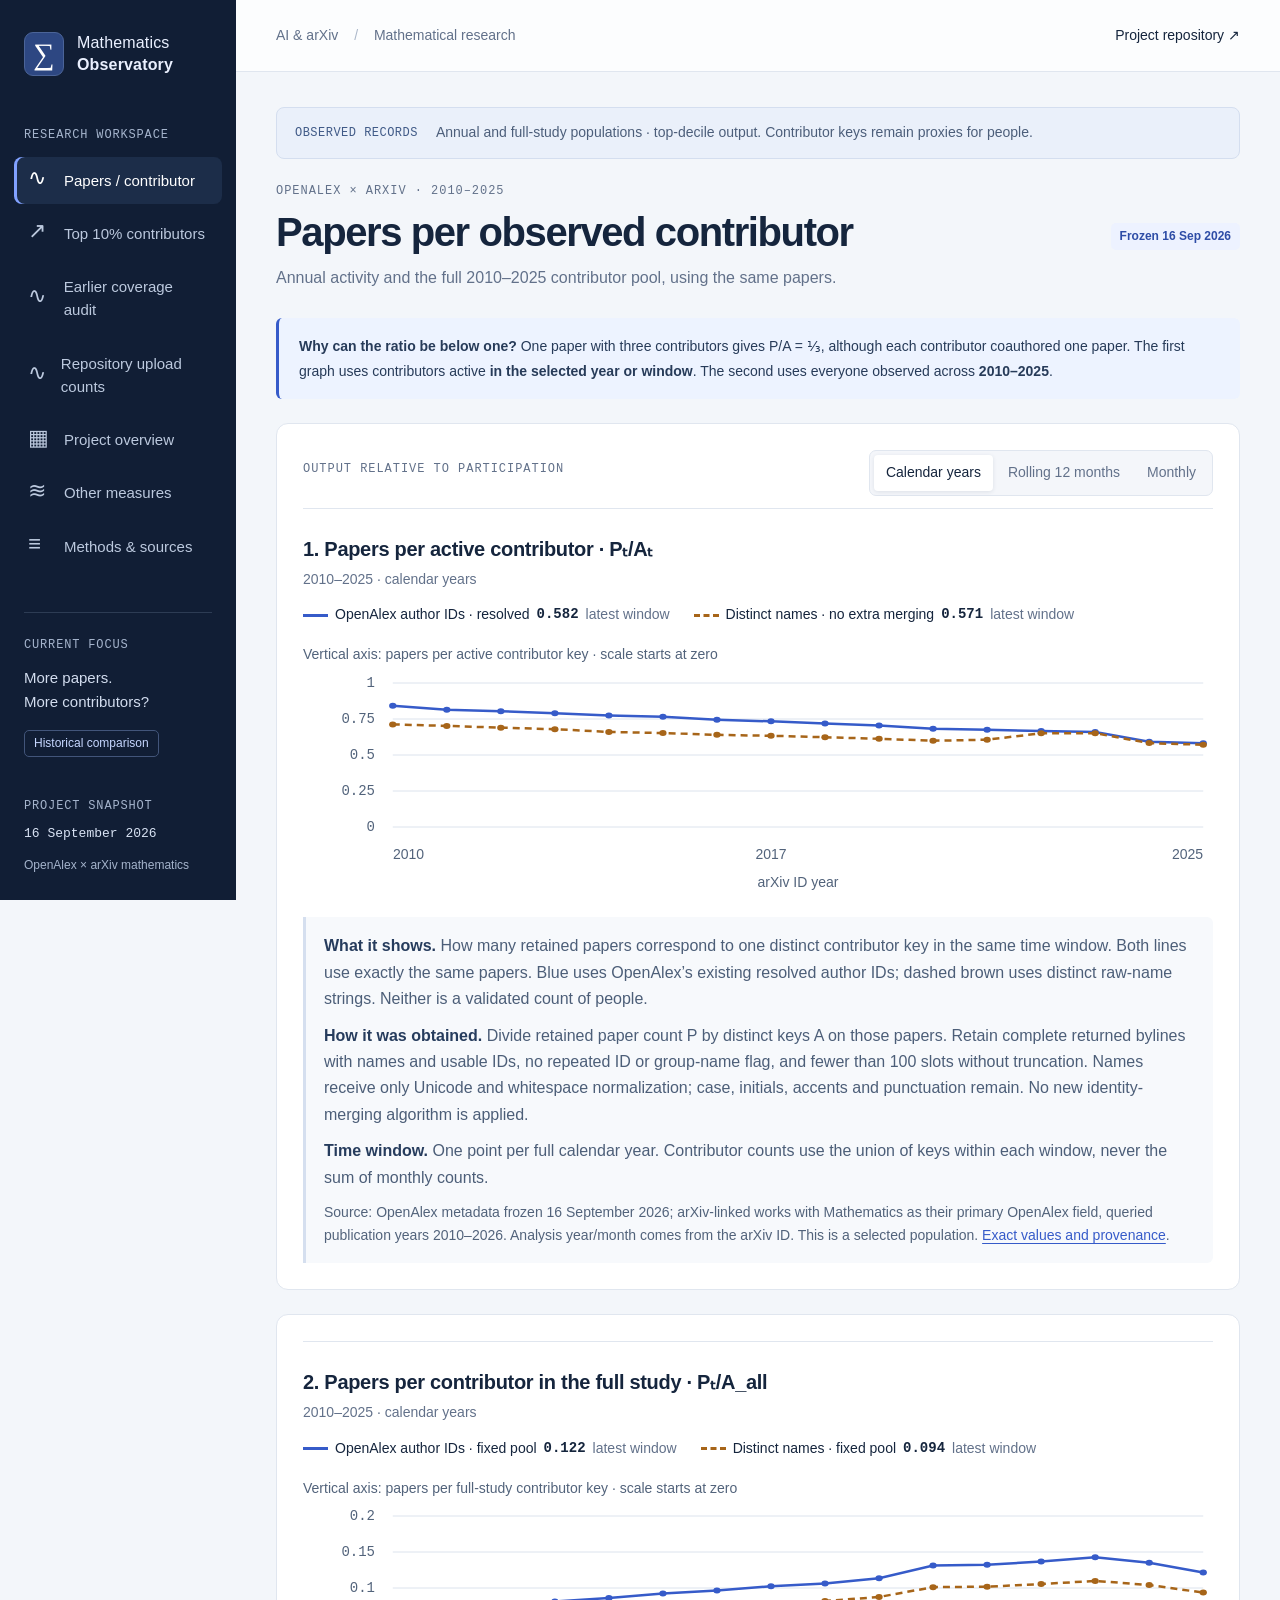
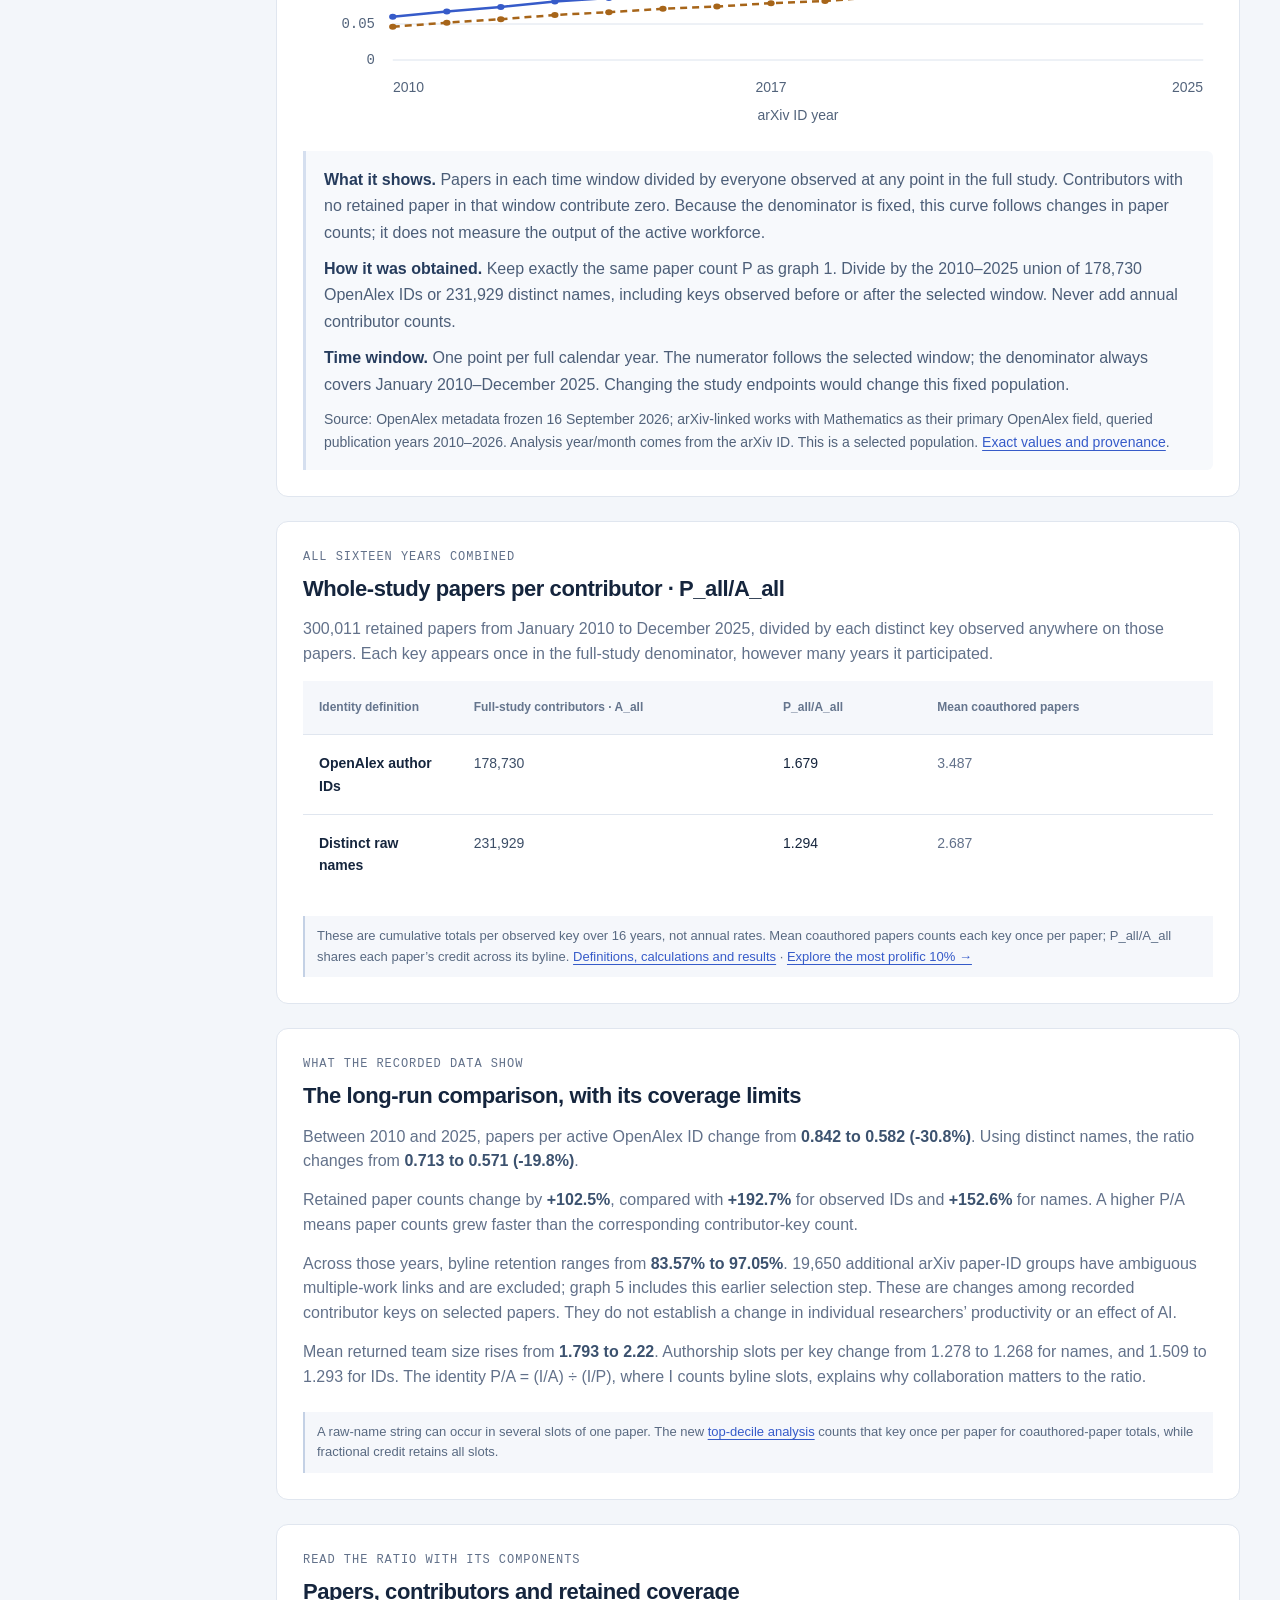
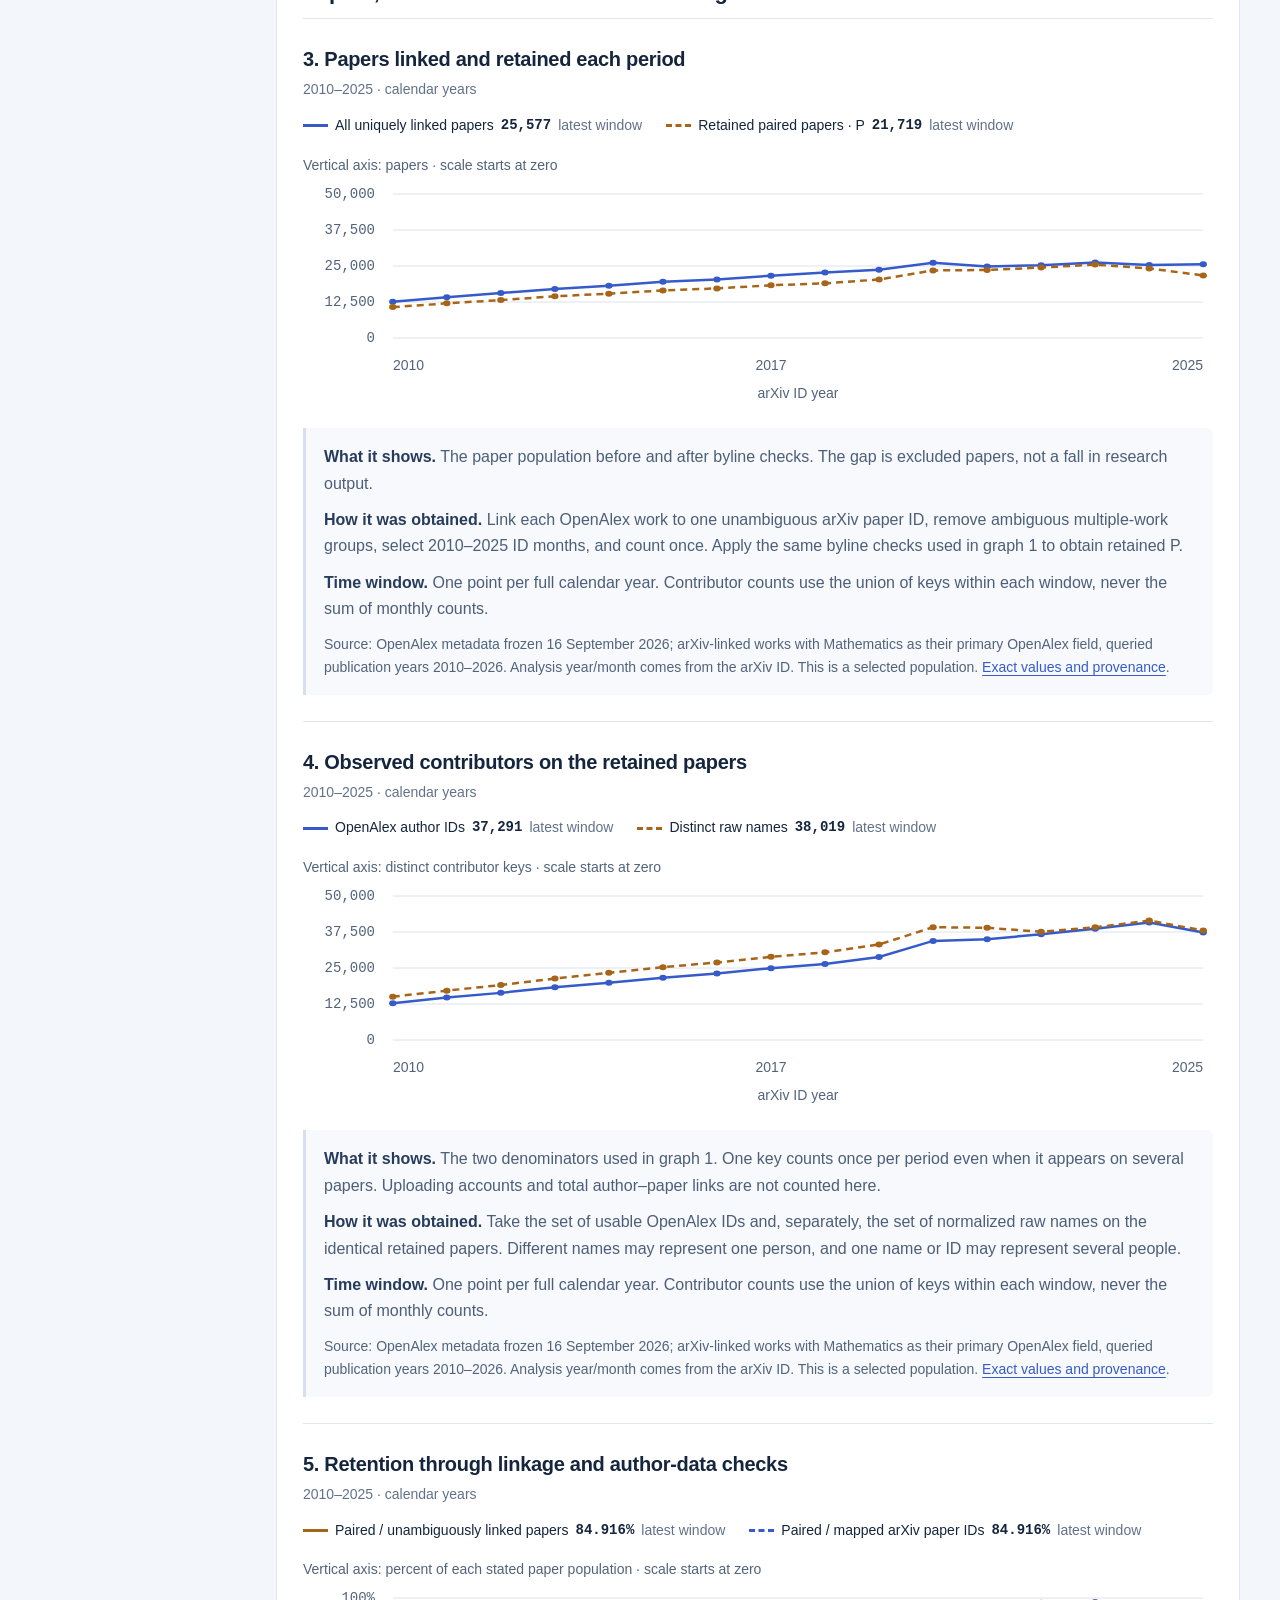
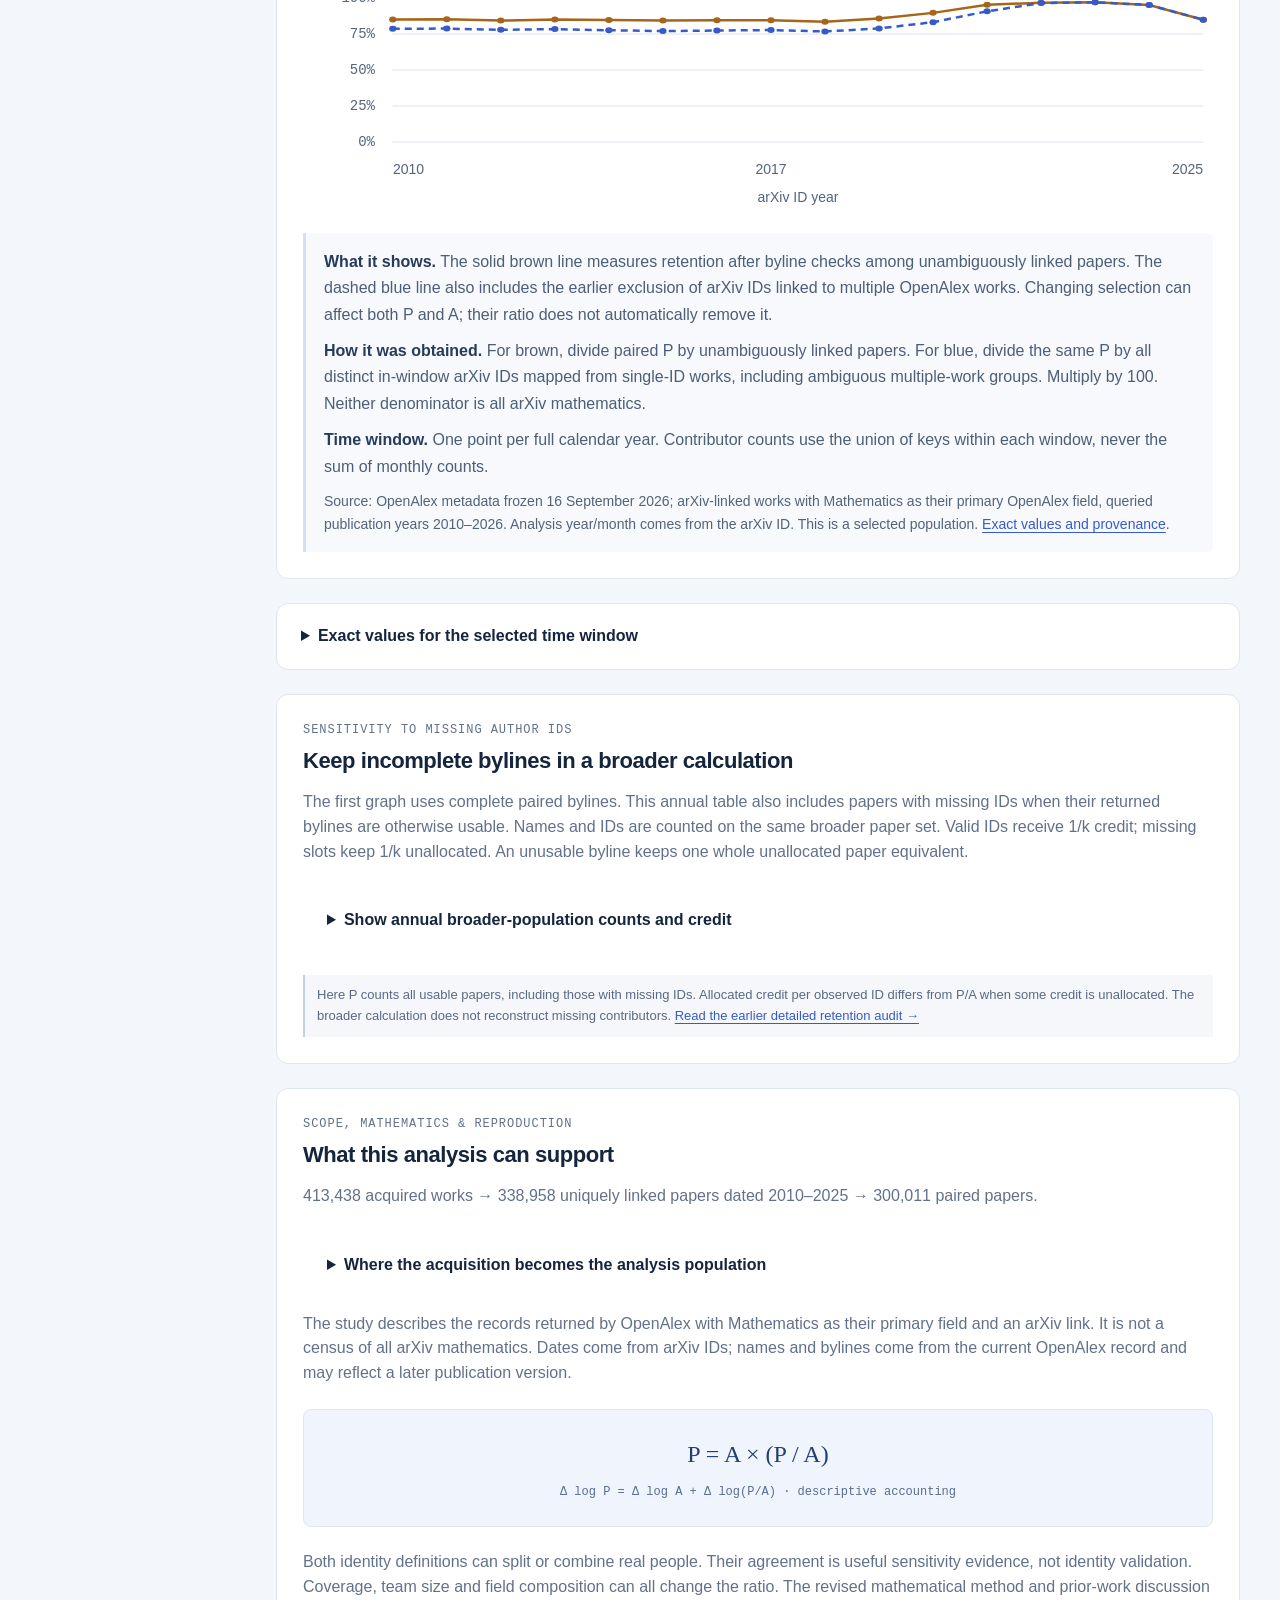
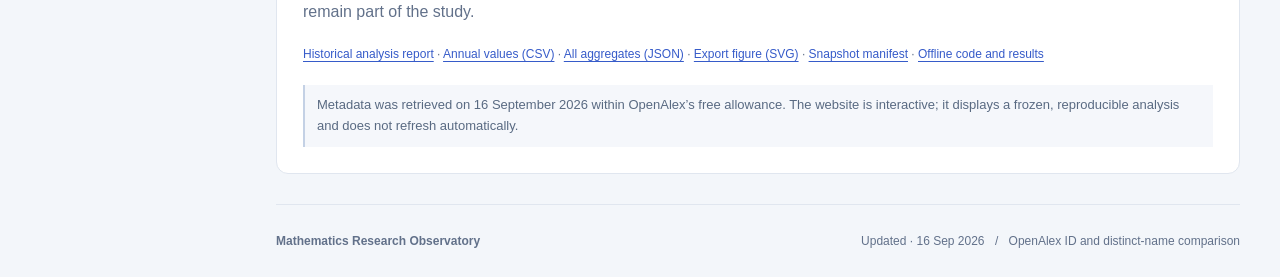
<file: dashboard/index.html>
<!doctype html>
<html lang="en">
<head>
  <meta charset="utf-8">
  <meta name="viewport" content="width=device-width, initial-scale=1">
  <meta name="theme-color" content="#111e35">
  <meta name="description" content="Historical papers per observed contributor, 2010–2025, using distinct names and OpenAlex author IDs on the same arXiv-linked mathematics papers.">
  <title>Mathematics Research Observatory</title>
  <link rel="icon" href="favicon.svg" type="image/svg+xml">
  <link rel="stylesheet" href="styles.css">
  <script src="chart-utils.js" defer></script>
  <script src="paper-trends.js" defer></script>
  <script src="coverage-audit.js" defer></script>
  <script src="contributor-deciles.js" defer></script>
  <script src="historical-trends.js" defer></script>
  <script src="app.js" defer></script>
</head>
<body>
  <a class="skip-link" href="#main">Skip to content</a>
  <aside class="rail">
    <a class="brand" href="#trends" aria-label="Mathematics Research Observatory home"><span class="brand-symbol" aria-hidden="true">∑</span><span>Mathematics<br><strong>Observatory</strong></span></a>
    <div class="rail-label">RESEARCH WORKSPACE</div>
    <nav aria-label="Main navigation">
      <a href="#trends" data-view="trends" class="nav-link active" aria-current="page"><span aria-hidden="true">∿</span> Papers / contributor</a>
      <a href="#decile" data-view="decile" class="nav-link"><span aria-hidden="true">↗</span> Top 10% contributors</a>
      <a href="#papers" data-view="papers" class="nav-link"><span aria-hidden="true">∿</span> Earlier coverage audit</a>
      <a href="#manifest" data-view="manifest" class="nav-link"><span aria-hidden="true">∿</span> Repository upload counts</a>
      <a href="#overview" data-view="overview" class="nav-link"><span aria-hidden="true">▦</span> Project overview</a>
      <a href="#analysis" data-view="analysis" class="nav-link"><span aria-hidden="true">≋</span> Other measures</a>
      <a href="#methods" data-view="methods" class="nav-link"><span aria-hidden="true">≡</span> Methods & sources</a>
    </nav>
    <div class="rail-project"><span class="rail-label">CURRENT FOCUS</span><p>More papers.<br>More contributors?</p><span class="rail-pill">Historical comparison</span></div>
    <div class="rail-bottom"><span class="rail-label">PROJECT SNAPSHOT</span><p>16 September 2026</p><small>OpenAlex × arXiv mathematics</small></div>
  </aside>
  <div class="workspace">
    <header class="topbar"><span>AI & arXiv <span class="breadcrumb">/</span> Mathematical research</span><a href="https://github.com/Victorpolm/evolution-of-mathematical-research" target="_blank" rel="noopener noreferrer">Project repository <span aria-hidden="true">↗</span></a></header>
    <main id="main" tabindex="-1">
      <div id="data-error" role="alert" hidden>The pilot data could not be loaded. Refresh this page to try again. The methods and source links remain available.</div>
      <div class="status-strip"><span class="status-key">OBSERVED RECORDS</span><p>Annual and full-study populations · top-decile output. Contributor keys remain proxies for people.</p></div>
            <section id="view-trends" class="view" aria-labelledby="historical-title">
        <div class="page-heading"><div><p class="eyebrow">OPENALEX × ARXIV · 2010–2025</p><h1 id="historical-title">Papers per observed contributor</h1><p class="subtitle">Annual activity and the full 2010–2025 contributor pool, using the same papers.</p></div><span class="badge blue">Frozen 16 Sep 2026</span></div>
        <p class="ratio-example"><strong>Why can the ratio be below one?</strong> One paper with three contributors gives P/A = ⅓, although each contributor coauthored one paper. The first graph uses contributors active <strong>in the selected year or window</strong>. The second uses everyone observed across <strong>2010–2025</strong>.</p>
        <p id="historical-error" role="alert" hidden>The historical data could not be loaded. Refresh or download the report below.</p>
        <article class="panel spark-panel">
          <div class="panel-heading"><p class="eyebrow">OUTPUT RELATIVE TO PARTICIPATION</p><div class="segmented" role="group" aria-label="Historical time window"><button type="button" data-history-period="annual" aria-pressed="true">Calendar years</button><button type="button" data-history-period="rolling12" aria-pressed="false">Rolling 12 months</button><button type="button" data-history-period="monthly" aria-pressed="false">Monthly</button></div></div>
          <div id="historical-primary" aria-live="polite"><p class="spark-note">Loading the historical papers / contributors comparison…</p></div>
        </article>
        <article class="panel spark-panel"><div id="historical-fixed" aria-live="polite"></div></article>
        <article class="panel" id="historical-study"></article>
        <article class="panel" id="historical-findings"></article>
        <article class="panel spark-panel"><div class="panel-heading"><div><p class="eyebrow">READ THE RATIO WITH ITS COMPONENTS</p><h2>Papers, contributors and retained coverage</h2></div></div><div id="historical-support" aria-live="polite"></div></article>
        <details class="panel data-details"><summary>Exact values for the selected time window</summary><div class="table-scroll"><table><thead><tr><th scope="col">Period</th><th scope="col">Linked papers</th><th scope="col">Retained P</th><th scope="col">Retention</th><th scope="col">Names</th><th scope="col">IDs</th><th scope="col">P / active names</th><th scope="col">P / active IDs</th><th scope="col">P / all-study names</th><th scope="col">P / all-study IDs</th></tr></thead><tbody id="historical-values"></tbody></table></div></details>
        <article class="panel"><p class="eyebrow">SENSITIVITY TO MISSING AUTHOR IDS</p><h2>Keep incomplete bylines in a broader calculation</h2><p class="body-copy">The first graph uses complete paired bylines. This annual table also includes papers with missing IDs when their returned bylines are otherwise usable. Names and IDs are counted on the same broader paper set. Valid IDs receive 1/k credit; missing slots keep 1/k unallocated. An unusable byline keeps one whole unallocated paper equivalent.</p><details class="data-details"><summary>Show annual broader-population counts and credit</summary><div class="table-scroll"><table><thead><tr><th scope="col">Year</th><th scope="col">Usable papers</th><th scope="col">Names</th><th scope="col">Observed IDs</th><th scope="col">P / names</th><th scope="col">P / observed IDs</th><th scope="col">Allocated credit</th><th scope="col">Missing-ID credit</th><th scope="col">Unusable credit</th><th scope="col">Allocated / ID</th></tr></thead><tbody id="historical-partial"></tbody></table></div></details><p class="chart-note">Here P counts all usable papers, including those with missing IDs. Allocated credit per observed ID differs from P/A when some credit is unallocated. The broader calculation does not reconstruct missing contributors. <a href="#papers">Read the earlier detailed retention audit →</a></p></article>
        <article class="panel"><p class="eyebrow">SCOPE, MATHEMATICS & REPRODUCTION</p><h2>What this analysis can support</h2><p class="body-copy" id="historical-source-count"></p><details class="data-details"><summary>Where the acquisition becomes the analysis population</summary><div class="table-scroll"><table><thead><tr><th scope="col">Stage</th><th scope="col">Works / papers</th></tr></thead><tbody id="historical-flow"></tbody></table></div><p class="chart-note">The upload-date filter is distinct from failed linkage and from incomplete bylines. The full dataset separates the date-filtered works by arXiv ID year.</p></details><p class="body-copy">The study describes the records returned by OpenAlex with Mathematics as their primary field and an arXiv link. It is not a census of all arXiv mathematics. Dates come from arXiv IDs; names and bylines come from the current OpenAlex record and may reflect a later publication version.</p><div class="formula-box">P = A × (P / A)<small>Δ log P = Δ log A + Δ log(P/A) · descriptive accounting</small></div><p class="body-copy">Both identity definitions can split or combine real people. Their agreement is useful sensitivity evidence, not identity validation. Coverage, team size and field composition can all change the ratio. The revised mathematical method and prior-work discussion remain part of the study.</p><p class="source-line"><a href="HISTORICAL_PARTICIPATION.md" download>Historical analysis report</a> · <a href="historical_annual.csv" download>Annual values (CSV)</a> · <a href="historical_participation.json" download>All aggregates (JSON)</a> · <a href="historical_participation.svg" download>Export figure (SVG)</a> · <a href="historical_acquisition_manifest.json" download>Snapshot manifest</a> · <a href="https://github.com/Victorpolm/evolution-of-mathematical-research/pull/2" target="_blank" rel="noopener noreferrer">Offline code and results</a></p><p class="chart-note">Metadata was retrieved on 16 September 2026 within OpenAlex’s free allowance. The website is interactive; it displays a frozen, reproducible analysis and does not refresh automatically.</p></article>
      </section>

      <section id="view-decile" class="view" hidden aria-labelledby="decile-title">
        <div class="page-heading"><div><p class="eyebrow">OUTPUT CONCENTRATION · 2010–2025</p><h1 id="decile-title">The most prolific 10%</h1><p class="subtitle">How much recorded output is concentrated among the highest-output contributor keys?</p></div><span class="badge blue">Same paired papers</span></div>
        <p id="decile-error" role="alert" hidden>The contributor data could not be loaded. Refresh or download the report below.</p>
        <article class="panel spark-panel">
          <div class="decile-controls"><div><p class="eyebrow">RANK CONTRIBUTORS BY</p><div class="segmented" role="group" aria-label="Contributor output measure"><button type="button" data-decile-measure="fractional" aria-pressed="true">Fractional paper credit</button><button type="button" data-decile-measure="coauthored" aria-pressed="false">Coauthored papers</button></div></div><div><p class="eyebrow">TIME WINDOW</p><div class="segmented" role="group" aria-label="Decile time window"><button type="button" data-decile-period="annual" aria-pressed="true">Calendar years</button><button type="button" data-decile-period="rolling12" aria-pressed="false">Rolling 12 months</button><button type="button" data-decile-period="monthly" aria-pressed="false">Monthly</button></div></div></div>
          <p class="body-copy">Fractional credit splits one paper across its byline. Coauthored-paper counts give one paper to each distinct contributor key. The top 10% is ranked separately under each measure and identity definition.</p>
          <div id="decile-share" aria-live="polite"><p class="spark-note">Calculating the displayed view from frozen aggregates…</p></div>
        </article>
        <article class="panel" id="decile-findings" aria-live="polite"></article>
        <article class="panel spark-panel"><div id="decile-ratio" aria-live="polite"></div></article>
        <article class="panel" id="decile-study" aria-live="polite"></article>
        <details class="panel data-details"><summary>How ties are handled at the top-decile cutoff</summary><div id="decile-cutoffs"></div></details>
        <details class="panel data-details"><summary>Exact values for the selected windows and measure</summary><p class="chart-note" id="decile-table-unit"></p><div class="table-scroll"><table><thead><tr><th scope="col">Period</th><th scope="col">Papers</th><th scope="col">Active IDs</th><th scope="col">IDs: top 10% share</th><th scope="col">IDs: top mean</th><th scope="col">IDs: other mean</th><th scope="col">Active names</th><th scope="col">Names: top 10% share</th><th scope="col">Names: top mean</th><th scope="col">Names: other mean</th></tr></thead><tbody id="decile-values"></tbody></table></div></details>
        <article class="panel"><p class="eyebrow">INTERPRETATION & REPRODUCTION</p><h2>Concentration of observed output</h2><p class="body-copy">Annual and rolling deciles contain the keys active in each window and are re-ranked each time. The cumulative decile uses output across the whole study. These comparisons do not track a fixed group of people. More years of observed activity create more opportunities to accumulate papers.</p><p class="body-copy">Both lines use the same retained papers. OpenAlex IDs use OpenAlex’s existing identity resolution; names receive only Unicode and whitespace normalization. Split identities, shared names, incomplete coverage, changing team sizes and byline exclusions can affect concentration. High output is not a measure of research quality or contribution effort, and these descriptive trends do not establish an AI effect.</p><p class="source-line"><a href="CONTRIBUTOR_POPULATIONS.md" download>Analysis and mathematical definitions</a> · <a href="contributor_populations_annual.csv" download>Annual values (CSV)</a> · <a href="contributor_populations.json" download>All aggregates and cutoff details (JSON)</a> · <a href="contributor_populations.svg" download>Export comparison figure (SVG)</a> · <a href="#trends">Return to papers / contributor</a></p><p class="chart-note">Computed offline from the existing 16 September 2026 metadata snapshot; no extra API requests. This website presents a frozen analysis.</p></article>
      </section>

      <section id="view-papers" class="view" hidden aria-labelledby="oa-title">
        <div class="page-heading"><div><p class="eyebrow">OPENALEX × ARXIV</p><h1 id="oa-title">Earlier coverage audit · 2024–2025</h1><p class="subtitle">Diagnose missing author IDs before interpreting changes in participation.</p></div><span class="badge blue">Population trends on hold</span></div>
        <div class="finding-strip"><span class="finding-number" id="audit-gap">−10.24 pp</span><div><strong>Retained coverage fell from 95.11% to 84.87%</strong><p id="audit-finding">Entire bylines with missing IDs account for most of the gap. The cause remains unresolved.</p></div></div>
        <p class="body-copy">This audit preserves the separate 15 September snapshot and diagnoses its retention problem. The new <a href="#trends">2010–2025 comparison</a> uses a fresh historical snapshot and presents P/A as a descriptive measure of recorded keys.</p>
        <aside class="history-note" aria-labelledby="history-heading"><h2 id="history-heading">The historical extension is now available</h2><p>The bounded pilot below covered 2024–2025. The new <a href="#trends">papers-per-contributor analysis</a> covers arXiv ID years 2010–2025, with annual, monthly and rolling 12-month views and a fresh coverage series. Annual active-key counts do not need a five-year lookback; future entry analyses do.</p><p>These archived graphs retain their original 15 September source and values. They should not be spliced into the new snapshot.</p></aside>
        <p id="audit-error" role="alert" hidden>The audit could not be loaded. Refresh this page or download the report below.</p>
        <article class="panel spark-panel"><div class="panel-heading"><div><p class="eyebrow">OBSERVED METADATA</p><h2>Where the paper population changes</h2></div><div class="segmented" role="group" aria-label="Audit time window"><button type="button" data-audit-period="monthly" aria-pressed="true">Monthly</button><button type="button" data-audit-period="rolling12" aria-pressed="false">Rolling 12 months</button><button type="button" data-audit-period="annual" aria-pressed="false">Calendar years</button></div></div><p id="audit-window-note" class="spark-note">Each point represents one calendar month, assigned from the arXiv ID.</p><div id="audit-sparks" aria-live="polite"></div><p class="source-line">arXiv ID month is an upload-month proxy. OpenAlex Mathematics and the publication-year query limits define a selected population. Missing-ID states take precedence when other exclusion flags overlap.</p></article>
        <div class="comparison-grid"><article class="panel"><p class="eyebrow">THE RETENTION GAP</p><h2>Missing IDs affect whole papers</h2><div class="table-scroll"><table><thead><tr><th scope="col">Linked-paper state</th><th scope="col">2024</th><th scope="col">2025</th></tr></thead><tbody id="audit-coverage"></tbody></table></div><p class="body-copy">November–December contain 1,577 of the 2,090 entirely unidentified 2025 bylines.</p><p class="chart-note">Each linked paper enters exactly one state. The missing IDs in this snapshot are null or absent, rather than known placeholder profiles.</p></article><article class="panel"><p class="eyebrow">COMPARABILITY CHECK</p><h2>The gap remains within team sizes and subfields</h2><p class="body-copy" id="audit-standardized">Comparing retention using a common distribution of team sizes and subfields…</p><p class="chart-note">This standardizes paper retention on cells observed in both years. It does not correct author counts or identify why IDs are missing. Equal overall retention would not ensure the same selection process.</p></article></div>
        <article class="panel oa-panel"><p class="eyebrow">ACCOUNTING FOR MISSING IDS</p><h2>Track the credit we cannot assign</h2><p class="body-copy">Include papers with missing IDs when their returned bylines are otherwise usable. Each valid ID receives 1/k credit on a k-slot byline; unidentified slots keep their credit unallocated. An unusable byline retains one whole unallocated paper equivalent.</p><div class="table-scroll"><table><thead><tr><th scope="col">Quantity</th><th scope="col">2024</th><th scope="col">2025</th></tr></thead><tbody id="audit-credit"></tbody></table></div><div class="formula-box">Linked papers = allocated credit + missing-ID credit + unusable-byline credit<small>Mean allocated credit per ID = (usable papers − missing-ID credit) / observed IDs</small></div><p class="chart-note">Unallocated credit is never assigned to an artificial “unknown author.” Raw names remain a metadata sensitivity diagnostic; neither names nor IDs are bounds on people. The returned byline may differ from arXiv v1. These quantities do not recover the missing researchers.</p></article>
        <details class="panel data-details"><summary>Retention by team size and subfield</summary><p class="chart-note">Denominators are all uniquely linked papers in each row before byline exclusions. Full tables, including larger teams, are in the audit JSON.</p><h3>Returned team size</h3><div class="table-scroll"><table><thead><tr><th scope="col">Slots</th><th scope="col">2024 papers</th><th scope="col">2024 retained</th><th scope="col">2025 papers</th><th scope="col">2025 retained</th></tr></thead><tbody id="audit-teams"></tbody></table></div><h3>OpenAlex primary subfield</h3><div class="table-scroll"><table><thead><tr><th scope="col">Subfield</th><th scope="col">2024 papers</th><th scope="col">2024 retained</th><th scope="col">2025 papers</th><th scope="col">2025 retained</th></tr></thead><tbody id="audit-fields"></tbody></table></div></details>
        <div class="comparison-grid"><article class="panel"><p class="eyebrow">ACQUISITION TO ANALYSIS</p><h2>Distinguish the time filter from failed matches</h2><div class="table-scroll"><table><thead><tr><th scope="col">Stage</th><th scope="col">Count</th></tr></thead><tbody id="audit-flow"></tbody></table></div><p class="chart-note">30,062 outside-window works have 2026 arXiv IDs; 2,490 have older IDs. The 2026 publication-year query extension captures later versions as well as genuinely newer uploads. The 32,552-record reduction is a declared date filter.</p></article><article class="panel"><p class="eyebrow">IDENTITY AUDIT</p><h2>ORCID needs repeated observations</h2><div class="table-scroll"><table><thead><tr><th scope="col">On paired papers</th><th scope="col">2024</th><th scope="col">2025</th></tr></thead><tbody id="audit-orcid"></tbody></table></div><p class="chart-note">Most source ORCIDs appear on one retained paper. The percentages above describe mappings among repeatedly observed ORCIDs; they are not adjudicated split rates or population bounds. An independent audit is still required.</p></article></div>
        <article class="panel definition-panel"><div><p class="eyebrow">THE MATHEMATICS REMAINS</p><h2>Separate accounting from explanation</h2><p class="body-copy">For linked papers L, retention c and paired papers R, R = Lc. The linked-paper increase and retention decline reconcile the retained-paper decrease exactly. This accounting does not explain changes in distinct authors.</p><p class="body-copy">On a fully allocated paired population, P = A × (I/A) / (I/P) and P/A equals mean fractional credit. With incomplete IDs, the unallocated term must remain explicit.</p></div><div class="equation-detail"><div class="formula-box">Δ log R = Δ log L + Δ log c<small>−0.094725 = +0.019192 − 0.113917</small></div><p>Natural-log changes, 2024 to 2025. These are descriptive identities, not causal effects.</p></div></article>
        <article class="panel oa-panel"><p class="eyebrow">WHAT WOULD RESOLVE THIS?</p><h2>Follow missing bylines through time</h2><p class="body-copy">Indexing lag is plausible, but this snapshot cannot establish it. We have update dates, not first-indexing dates or historical byline states. Repeated or archived metadata for the same papers is needed to see when IDs were added, replaced or lost.</p><p class="body-copy">The next steps are exact frame reconciliation using the existing metadata export, a stratified identity audit, and a historical extension with declared follow-up and coverage rules. Career-entry, concentration and AI interpretations remain pending.</p></article>
        <details class="panel data-details"><summary>Exact graph values</summary><div class="table-scroll"><table><thead><tr><th scope="col">Period / window end</th><th scope="col">Linked</th><th scope="col">Retained</th><th scope="col">Retained share</th><th scope="col">Entire byline lacks IDs</th><th scope="col">Some IDs missing</th></tr></thead><tbody id="audit-values"></tbody></table></div></details>
        <article class="panel oa-panel"><p class="eyebrow">METHOD AND REPRODUCTION</p><h2>Read the audit and inspect the data</h2><p class="body-copy"><a href="RETENTION_AUDIT.md" download>Retention audit and reply</a> · <a href="retention_audit.json" download>All audit aggregates</a> · <a href="retention_audit.svg" download>Export figure</a> · <a href="REVISED_METHOD.md" download>Revised method</a> · <a href="../ArxivObservatory/analysis/OPENALEX_INTERIM.md" download>Reproduction package</a></p><p class="body-copy">The mathematical and prior-work foundation is retained: <a href="https://ems.press/content/serial-article-files/29073" target="_blank" rel="noopener noreferrer">Hulek & Teschke (2023)</a> on documents, authors and collaboration, and <a href="https://www.math.buffalo.edu/mad/stats/2005.research.patterns.pdf" target="_blank" rel="noopener noreferrer">Grossman (2005)</a> on long observation windows. The full method discusses their identification and counting choices.</p><p class="chart-note">Frozen snapshot: 15 September 2026. The page does not automatically refresh. The offline audit, reports and dashboard source are in <a href="https://github.com/Victorpolm/evolution-of-mathematical-research/pull/2" target="_blank" rel="noopener noreferrer">draft PR #2</a>; the revised method and historical extension are in <a href="https://github.com/Victorpolm/evolution-of-mathematical-research/pull/3" target="_blank" rel="noopener noreferrer">draft PR #3</a>.</p><details><summary>Archived comparison and first review response</summary><p class="body-copy"><a href="OPENALEX_COMPARISON.md" download>Earlier comparison</a> · <a href="openalex_comparison.json" download>Earlier aggregate dataset</a> · <a href="REVIEW_RESPONSE.md" download>First review response</a>. These preserve the audit trail; population trend interpretations are on hold.</p></details></article>
      </section>

      <section id="view-manifest" class="view" hidden aria-labelledby="papers-title">
        <div class="page-heading"><div><p class="eyebrow">PRODUCTION × PARTICIPATION</p><h1 id="papers-title">Repository upload counts</h1><p class="subtitle">Does growth in arXiv mathematics reflect a larger community or more output per contributor?</p></div><span class="badge amber">Contributor counts unavailable</span></div>
        <div class="finding-strip"><span class="finding-number">+7.0%</span><div><strong>More paper IDs in 2025 than 2024</strong><p>52,081 → 55,751 in the repository manifest. Distinct-author counts are still needed to explain this increase.</p></div></div>
        <article class="panel spark-panel" aria-labelledby="spark-heading">
          <div class="panel-heading"><div><p class="eyebrow">OBSERVED PAPER SERIES</p><h2 id="spark-heading">Upload volume over time</h2></div><div class="segmented" role="group" aria-label="Time aggregation"><button type="button" data-period="monthly" aria-pressed="true">Monthly</button><button type="button" data-period="rolling12" aria-pressed="false">Rolling 12 months</button><button type="button" data-period="annual" aria-pressed="false">Calendar years</button></div></div>
          <p id="period-note" class="spark-note">Each point represents one calendar month in the repository’s paper-ID manifest.</p>
          <div id="paper-spark-rows" aria-live="polite"><p class="spark-note">Loading the verified paper series…</p></div>
          <p id="paper-data-error" role="alert" hidden>The time series could not be loaded. Refresh to try again. The documented annual comparison above remains available.</p>
          <p class="source-line">Source: <a href="https://github.com/Victorpolm/evolution-of-mathematical-research/blob/7d1063371ad2825ac3ad622974f6df129d1324f0/ArxivObservatory/pipeline/aws/math_ids.txt" target="_blank" rel="noopener noreferrer">repository mathematics ID manifest ↗</a> · 168,027 IDs, Aug 2023–Jul 2026 · ID month is a proxy for initial submission month.</p>
        </article>
        <div class="comparison-grid">
          <article class="panel"><p class="eyebrow">COMPLETE CALENDAR YEARS</p><h2>The two full calendar years in this manifest</h2><table class="annual-table"><thead><tr><th scope="col">Measure</th><th scope="col">2024</th><th scope="col">2025</th><th scope="col">Change</th></tr></thead><tbody><tr><th scope="row">Papers in manifest</th><td>52,081</td><td>55,751</td><td class="positive">+7.05%</td></tr><tr><th scope="row">Distinct contributors</th><td>Unavailable</td><td>Unavailable</td><td>—</td></tr><tr><th scope="row">Papers / contributor</th><td>Unavailable</td><td>Unavailable</td><td>—</td></tr></tbody></table><p class="chart-note">2023 and 2026 are partial calendar years in this snapshot and are omitted from this comparison. August 2026 is also excluded from the monthly chart.</p></article>
          <article class="panel"><p class="eyebrow">WHAT THE RESULT MEANS</p><h2>Growth is observed; its source is unresolved</h2><p class="body-copy">The manifest contains <strong>3,670 more papers</strong> in 2025. That alone does not tell us whether more people contributed.</p><p class="body-copy">For this same population, average fractional output per contributor rises if contributor growth is below <strong>7.05%</strong>, stays constant if growth is equal, and falls if it is higher.</p><p class="chart-note">These are descriptive alternatives, not findings about contributors. Changes in indexing, cross-listing, field composition, and author identity can affect the comparison.</p></article>
        </div>
        <article class="panel definition-panel"><div><p class="eyebrow">THE DENOMINATOR MATTERS</p><h2>One contributor, once per period</h2><p class="body-copy">A contributor is a distinct coauthor on at least one retained paper. Someone with five papers counts once; a paper with three authors counts as one paper and three author–paper incidences. Uploading accounts are not the unit of analysis.</p><p class="body-copy">Count both papers and contributors on the same set with complete author identities. In rolling windows, take the union of author IDs across all 12 months.</p></div><div class="equation-detail"><div class="formula-box">P = A × (I / A) / (I / P)<small>Papers = contributors × full-count output / mean team size</small></div><p><strong>P/A</strong> is mean fractional paper output. <strong>I/A</strong> is mean full-count publication participation. Neither isolates within-person productivity from changing author composition.</p></div></article>
        <details class="panel data-details"><summary>Inspect the values and provenance</summary><div class="table-scroll"><table id="paper-values"><thead><tr><th scope="col">Period</th><th scope="col">Papers</th><th scope="col">Distinct contributors</th><th scope="col">Papers / contributor</th></tr></thead><tbody></tbody></table></div><p class="chart-note">All 169,394 manifest IDs were checked: no duplicates and no invalid IDs. The 1,367 IDs dated August 2026 are excluded. The remaining 168,027 match the source import reconciliation. Primary-category membership and completeness against all arXiv mathematics cannot be established from this ID list alone.</p><p class="source-line">Analysis computed 06 Sep 2026 from the repository revision of 04 Sep 2026. The series is not the separate 2023–2025 OpenAlex pilot. <a href="papers_contributors_monthly.csv" download>Monthly aggregate CSV</a> · <a href="papers_contributors.json" download>Full aggregate data and provenance</a></p></details>
        <article class="missing-data-callout"><div><h2>What completes the comparison</h2><p>The matched paper–author table, or period-level aggregates that count distinct authors on the same papers. The pilot's 155,781 author links cannot substitute for unique contributors.</p></div><a href="#methods">Methods & sources →</a></article>
      </section>
      <section id="view-overview" class="view" hidden aria-labelledby="overview-title">
        <div class="page-heading"><div><p class="eyebrow">EVOLUTION OF MATHEMATICAL RESEARCH</p><h1 id="overview-title">Growth & participation</h1><p class="subtitle">Is mathematical output becoming more broadly distributed?</p></div><span class="badge amber">Technical pilot · 2023–2025</span></div>
        <div class="status-strip"><span class="status-key">WHERE WE ARE</span><p><a href="#trends">Historical papers-per-contributor comparison available for 2010–2025.</a> Person-level validation remains pending.</p><a href="#analysis">Explore analysis <span aria-hidden="true">→</span></a></div>
        <div class="metric-grid" aria-label="Reported pilot acquisition counts">
          <article class="metric-card"><span class="metric-label">Candidate works</span><strong class="metric-value" data-count="candidateWorks">77,949</strong><span class="metric-note">Queried in the bounded pilot</span></article>
          <article class="metric-card"><span class="metric-label">Retained works</span><strong class="metric-value" data-count="retainedWorks">69,166</strong><span class="metric-note">Usable arXiv-ID-dated works</span></article>
          <article class="metric-card"><span class="metric-label">Identified author links</span><strong class="metric-value" data-count="identifiedLinks">155,781</strong><span class="metric-note">Paper–author pairs, not people</span></article>
          <article class="metric-card"><span class="metric-label">Missing author IDs</span><strong class="metric-value warning" data-count="missingSlots">8,042</strong><span class="metric-note">Reported authorship slots</span></article>
        </div>
        <div class="overview-grid">
          <article class="panel pilot-panel">
            <div class="panel-heading"><div><p class="eyebrow">OBSERVED DATA</p><h2>The pilot, in view</h2></div><span class="small-label">2023–2025 combined</span></div>
            <div class="segmented" role="group" aria-label="Pilot data view"><button type="button" data-pilot="works" aria-pressed="true">Work selection</button><button type="button" data-pilot="authors" aria-pressed="false">Author identification</button></div>
            <div id="pilot-detail" aria-live="polite"></div>
            <p class="source-line">Counts reported in the <a data-source="plan" href="https://github.com/Victorpolm/evolution-of-mathematical-research/blob/main/ArxivObservatory/analysis/STATISTICAL_RESEARCH_PLAN.md" target="_blank" rel="noopener noreferrer">statistical research plan ↗</a>. Percentages calculated here.</p>
          </article>
          <article class="panel next-panel"><p class="eyebrow">NEXT SCIENTIFIC MILESTONE</p><h2>A credible historical baseline</h2><p>The historical P/A dataset is available. The next milestone is validating how well observed contributor keys represent people.</p><ol class="steps"><li><span>01</span><div><strong>Validate the population</strong><p>Compare OpenAlex matches with the exact arXiv mathematics frame.</p></div></li><li><span>02</span><div><strong>Extend the observation window</strong><p>Completed: 2010–2025 P/A series, with retention shown year by year.</p></div></li><li><span>03</span><div><strong>Estimate and stress-test</strong><p>Check identity coverage, counting choices, and subfield composition.</p></div></li></ol><a class="text-action" href="#methods">Review the measurement choices →</a></article>
        </div>
        <div class="section-heading"><h2>Analysis readiness</h2><span class="small-label">Code availability is separate from empirical validation</span></div>
        <div class="readiness-grid">
          <a class="readiness-card" href="#analysis-growth"><div><span class="module-number">01 / PRODUCTION</span><span class="badge blue">Implemented</span></div><h3>Growth decomposition</h3><p>Papers, active authors, and fractional output per author.</p><span class="card-link">Inspect measures →</span></a>
          <a class="readiness-card" href="#analysis-concentration"><div><span class="module-number">02 / DISTRIBUTION</span><span class="badge blue">Core implemented</span></div><h3>Output concentration</h3><p>Top 1%, 5%, and 10% shares, plus the Gini coefficient.</p><span class="card-link">Inspect measures →</span></a>
          <a class="readiness-card" href="#analysis-entry"><div><span class="module-number">03 / COHORTS</span><span class="badge gray">Partial</span></div><h3>Entry & observed age</h3><p>First-observed entry exists. Entrant persistence is pending.</p><span class="card-link">Inspect measures →</span></a>
          <a class="readiness-card" href="#analysis-collaboration"><div><span class="module-number">04 / COAUTHORSHIP</span><span class="badge blue">Core implemented</span></div><h3>Collaboration</h3><p>Team sizes and single-author / 3+ author paper shares.</p><span class="card-link">Inspect measures →</span></a>
        </div>
      </section>
      <section id="view-analysis" class="view" hidden aria-labelledby="analysis-title">
        <div class="page-heading"><div><p class="eyebrow">DESCRIPTIVE ANALYSIS</p><h1 id="analysis-title">Measures & results</h1><p class="subtitle">Inspect the estimands, implementation, and remaining evidence.</p></div><span class="badge amber">P/A history available</span></div>
        <div class="analysis-layout">
          <div class="analysis-picker" role="group" aria-label="Analysis module"><button type="button" data-module="growth" aria-pressed="true"><span>01</span> Growth decomposition</button><button type="button" data-module="concentration" aria-pressed="false"><span>02</span> Output concentration</button><button type="button" data-module="entry" aria-pressed="false"><span>03</span> Entry & observed age</button><button type="button" data-module="collaboration" aria-pressed="false"><span>04</span> Collaboration</button></div>
          <div id="analysis-detail" aria-live="polite"></div>
        </div>
        <article class="panel interpretation"><h2>What the first study can establish</h2><p>Historical trends in participation and output concentration within a validated population. A post-2022 change would remain descriptive: field composition, indexing, cohort turnover, and pre-existing trends can also generate it. Author-disclosed AI assistance is a separate measurement problem.</p><a href="#methods">Read the scope and limitations →</a></article>
      </section>
      <section id="view-methods" class="view" hidden aria-labelledby="methods-title">
        <div class="page-heading"><div><p class="eyebrow">MEASUREMENT & PROVENANCE</p><h1 id="methods-title">Methods & sources</h1><p class="subtitle">Working specifications, open choices, and the evidence behind this dashboard.</p></div><span class="badge gray">Updated 16 Sep 2026</span></div>
        <article class="panel"><h2>Current historical analysis</h2><p class="body-copy">The <a href="#trends">2010–2025 historical analysis</a> compares papers per contributor using distinct names and existing OpenAlex author IDs on identical retained papers. It includes annual coverage and partial-byline sensitivity calculations. The <a href="#papers">earlier coverage audit</a> remains available with its original snapshot. The query frame and missing identities still limit interpretation about people.</p><p class="source-line"><a href="RETENTION_AUDIT.md" download>Current audit report</a> · <a href="HISTORICAL_EXTENSION.md" download>Historical extension</a> · <a href="https://github.com/Victorpolm/evolution-of-mathematical-research/pull/3" target="_blank" rel="noopener noreferrer">Revised mathematical method and prior work</a></p></article><article class="panel methods-panel"><div class="panel-heading"><h2>The study frame</h2><span class="small-label">Proposals are labeled explicitly</span></div><div class="table-scroll"><table><thead><tr><th scope="col">Dimension</th><th scope="col">Current specification</th><th scope="col">Interpretation / open issue</th></tr></thead><tbody>
          <tr><th scope="row">Paper sparkline</th><td>Repository mathematics ID manifest, Aug 2023–Jul 2026</td><td>The list alone cannot distinguish primary math from cross-listed papers or verify completeness against arXiv. Unique contributors are unavailable.</td></tr>
          <tr><th scope="row">Separate pilot</th><td>OpenAlex-linked arXiv mathematics</td><td>This is a different frame from the paper sparkline. Never divide manifest paper counts by pilot author-link counts.</td></tr>
          <tr><th scope="row">Time window</th><td>Historical P/A: 2010–2025<br>Acquired publication years: 2010–2026<br>Earlier audit: 2024–2025<br>Separate older pilot: 2023–2025</td><td>Annual, monthly and rolling 12-month active-key counts are available from 2010. A five-year lookback concerns future entry/returner studies. 2026 uploads are excluded as an incomplete calendar year.</td></tr>
          <tr><th scope="row">Publication time</th><td>arXiv identifier or submission record</td><td>OpenAlex publication dates may describe the journal version rather than the arXiv submission.</td></tr>
          <tr><th scope="row">Author identity</th><td>OpenAlex IDs and distinct raw names, on identical eligible papers</td><td>Both are proxies for people. Audit missing IDs, merged/split profiles, and truncated authorships.</td></tr>
          <tr><th scope="row">Counting</th><td>Fractional primary; full-count sensitivity</td><td>For complete authorships, each author receives 1/k of a k-author paper. Headline estimates require completeness checks.</td></tr>
          <tr><th scope="row">Active population</th><td>Annual activity implemented</td><td>Annual, monthly and rolling 12-month windows implemented. Longer activity windows remain a separate sensitivity analysis.</td></tr>
          <tr><th scope="row">Career proxy</th><td>Years since first observed arXiv-math work</td><td>Observed participation age, not true academic age. Lookback does not eliminate left censoring.</td></tr>
          <tr><th scope="row">Field composition</th><td>Subfield estimates implemented</td><td>Fixed-composition standardization remains planned. A weighted average of subfield Ginis is not a pooled standardized Gini.</td></tr>
        </tbody></table></div></article>
        <div class="methods-grid"><article class="panel"><p class="eyebrow">INFERENCE BOUNDARY</p><h2>What remains unknown</h2><ul class="plain-list"><li>How far the observed name/ID comparison generalizes beyond its retained OpenAlex subset.</li><li>Whether concentration has risen or fallen over a credible historical window.</li><li>Whether observed new-author entry represents durable participation.</li><li>Whether any later change can be attributed to AI.</li></ul><p class="note">Missingness and population definition are central uncertainties. Conventional sampling p-values cannot resolve them.</p></article><article class="panel"><p class="eyebrow">REPOSITORY STATE</p><h2>Implementation checkpoint</h2><p>The ArxivObservatory snapshot and democratization module were merged on 4 September 2026. The import PR records 170 passing tests at that time.</p><p>The paper sparkline was computed on 6 September from the pinned ID manifest. The old pilot CSV remains unavailable. The historical P/A comparison is available; the earlier Coverage audit explains the retention problem and unallocated credit. The dashboard does not automatically refresh from GitHub or OpenAlex.</p><p class="note">The existing nested decision log belongs to the upstream AI-disclosure project. A root decision log for the broader study is still absent.</p></article></div>
        <div class="section-heading"><h2>Source documents</h2><span class="small-label">Pinned to the reviewed repository revision · GitHub access may be required</span></div>
        <div id="source-list" class="source-list"></div>
      </section>
      <footer><span>Mathematics Research Observatory</span><span>Updated · 16 Sep 2026 <span class="footer-separator">/</span> OpenAlex ID and distinct-name comparison</span></footer>
    </main>
  </div>
  <noscript><p class="noscript">Enable JavaScript for interactive pilot views and analysis details. The pilot counts above and the project repository remain available.</p></noscript>
</body>
</html>
</file>
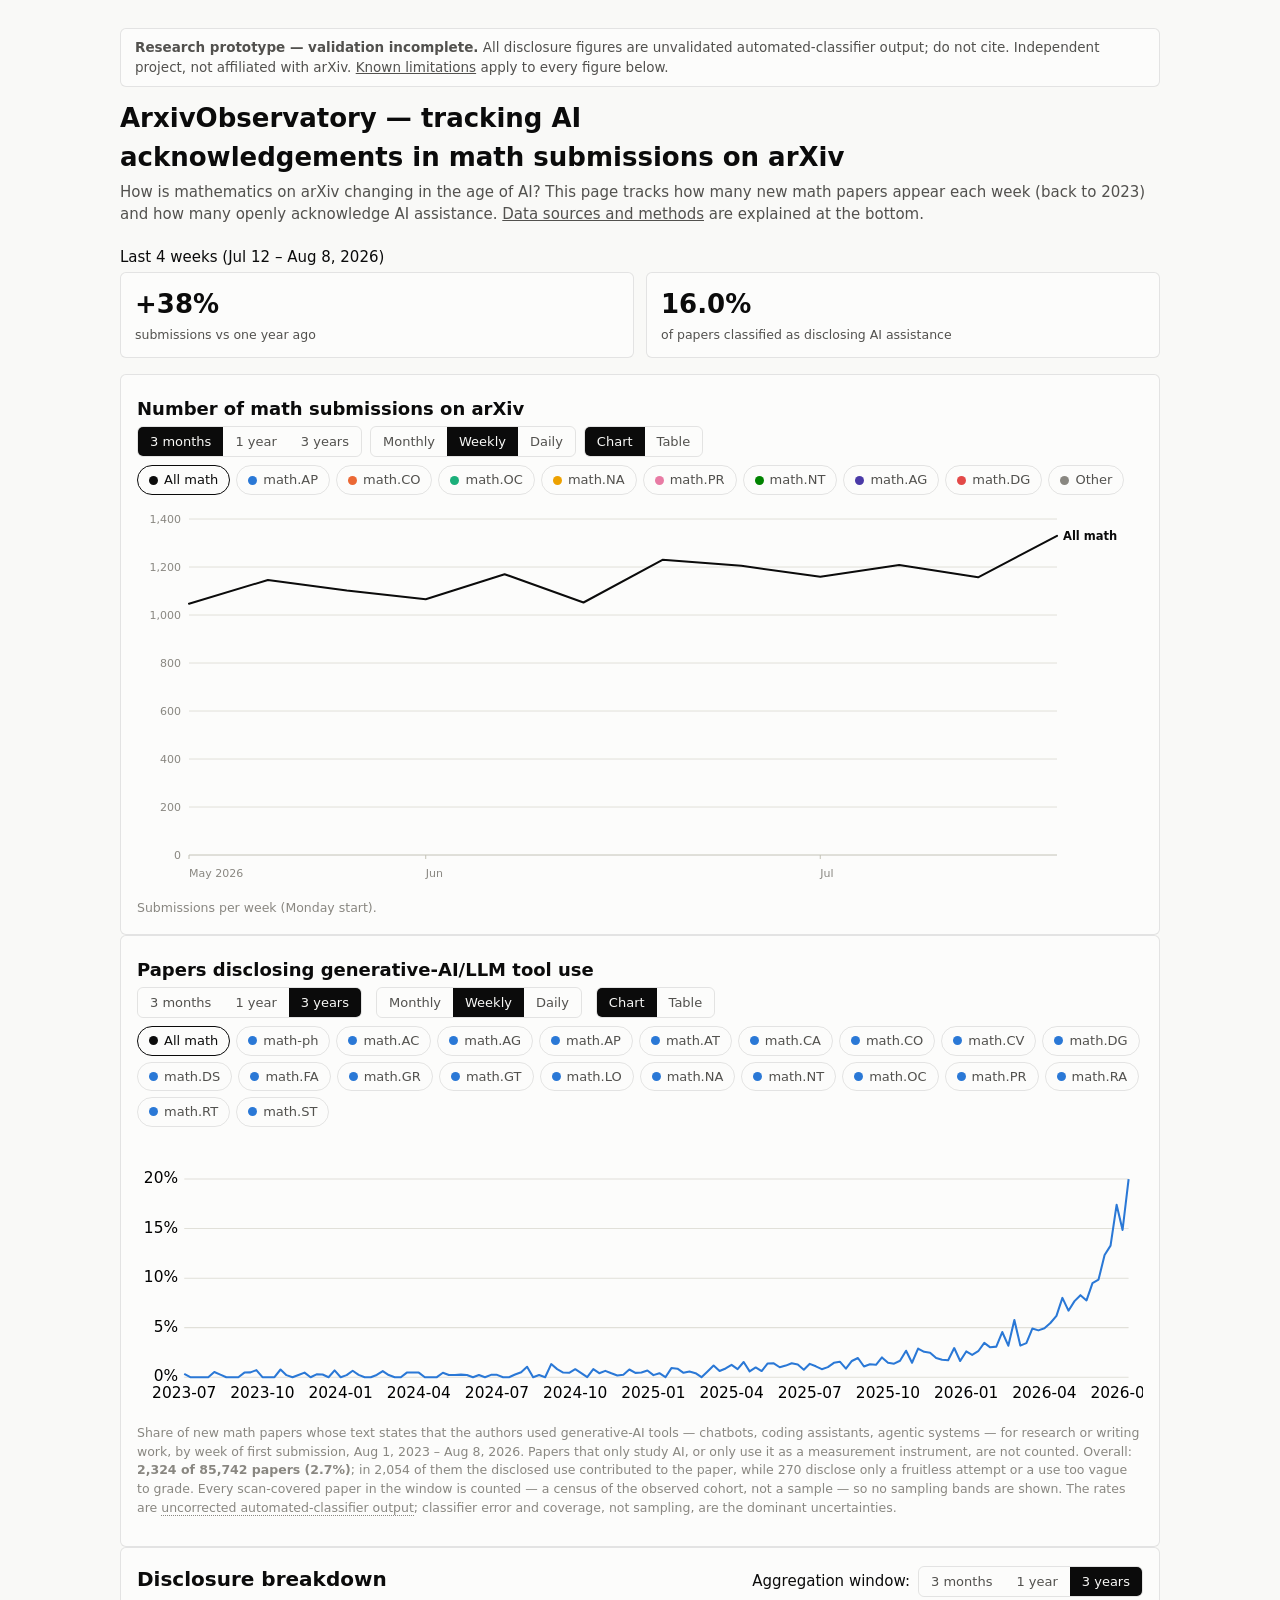
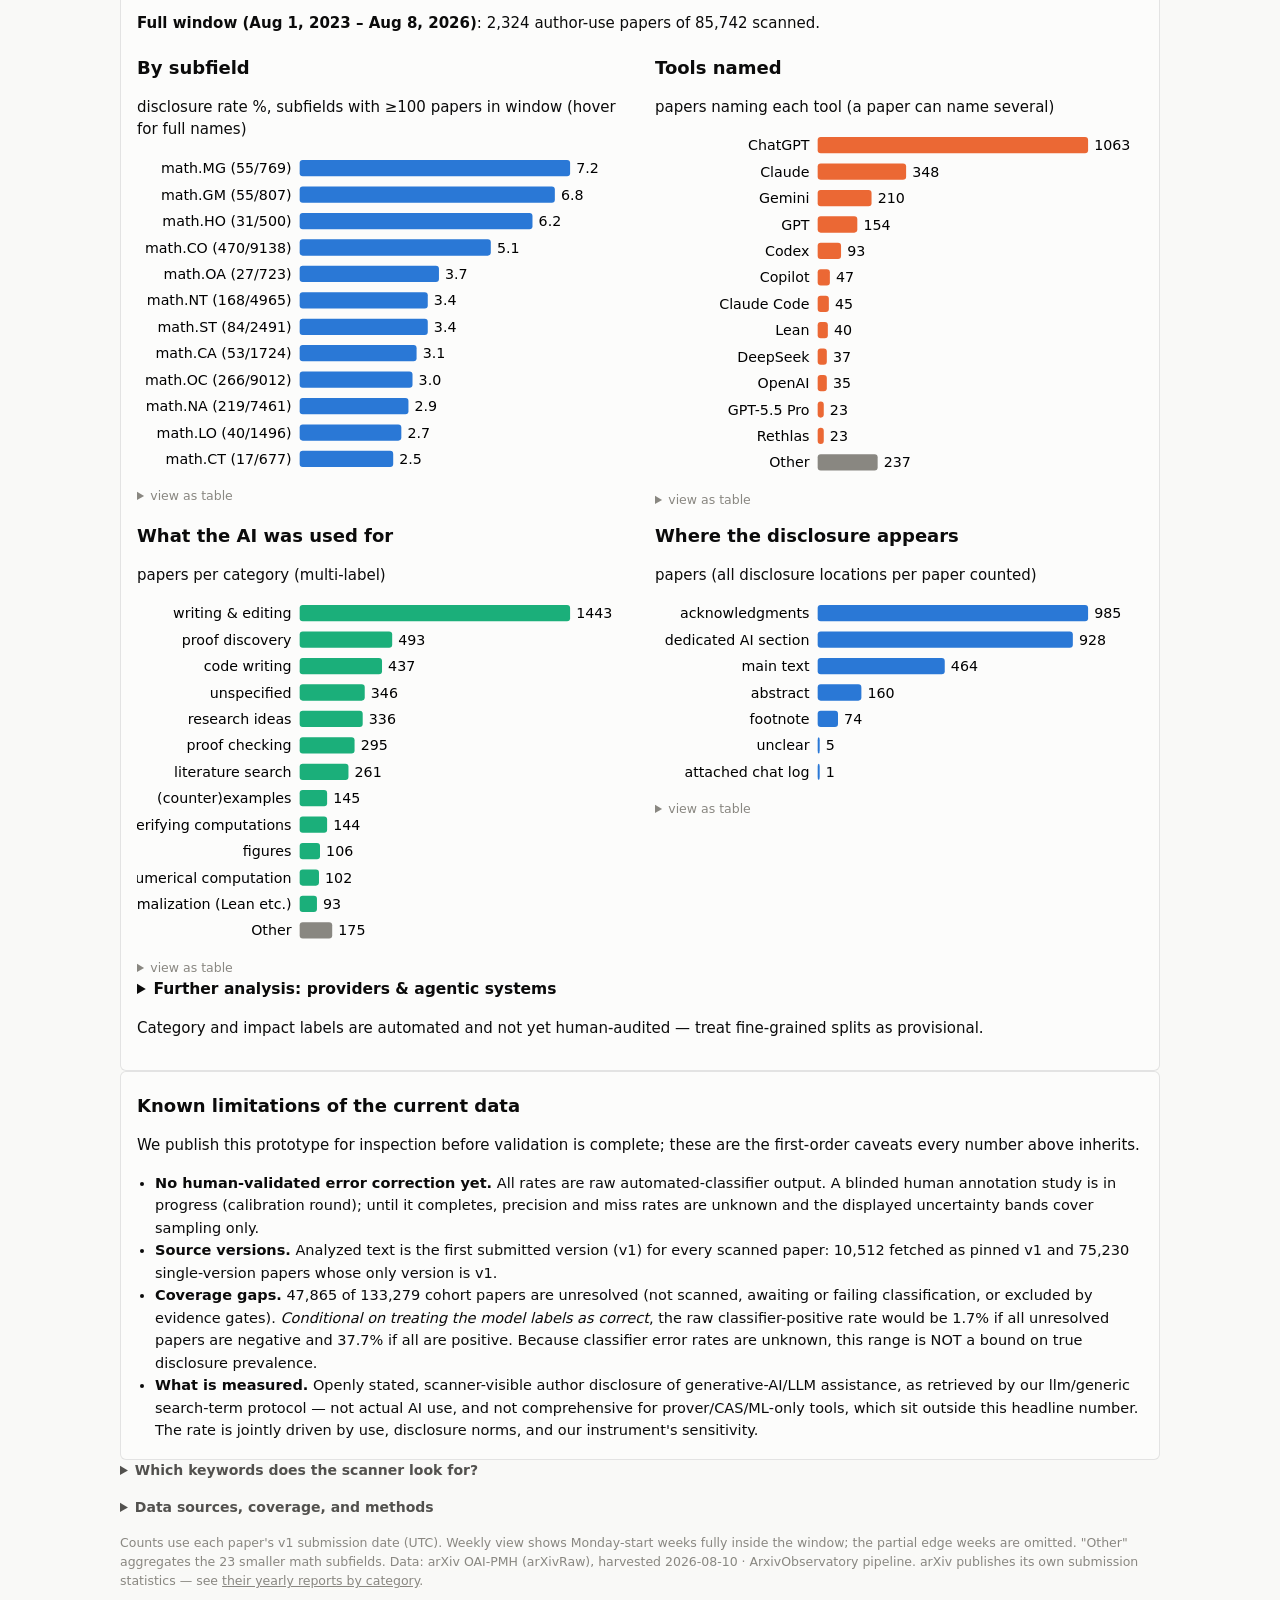
<file: ArxivObservatory/site/index.html>
<!doctype html>
<html lang="en">
<head>
<meta charset="utf-8">
<meta name="viewport" content="width=device-width, initial-scale=1">
<meta name="description" content="Research prototype tracking disclosed AI assistance in arXiv mathematics papers. Independent project, not affiliated with arXiv.">
<meta name="robots" content="noindex">
<title>ArxivObservatory — tracking AI acknowledgements in math submissions on arXiv</title>
<style>
  :root {
    color-scheme: light;
    --page: #f9f9f7; --surface: #fcfcfb; --ink: #0b0b0b; --ink-2: #52514e;
    --muted: #898781; --grid: #e1e0d9; --axis: #c3c2b7;
    --border: rgba(11,11,11,0.10);
    --s1:#2a78d6; --s2:#eb6834; --s3:#1baf7a; --s4:#eda100;
    --s5:#e87ba4; --s6:#008300; --s7:#4a3aa7; --s8:#e34948;
  }
  @media (prefers-color-scheme: dark) {
    :root:where(:not([data-theme="light"])) {
      color-scheme: dark;
      --page:#0d0d0d; --surface:#1a1a19; --ink:#ffffff; --ink-2:#c3c2b7;
      --muted:#898781; --grid:#2c2c2a; --axis:#383835;
      --border: rgba(255,255,255,0.10);
      --s1:#3987e5; --s2:#d95926; --s3:#199e70; --s4:#c98500;
      --s5:#d55181; --s6:#008300; --s7:#9085e9; --s8:#e66767;
    }
  }
  :root[data-theme="dark"] {
    color-scheme: dark;
    --page:#0d0d0d; --surface:#1a1a19; --ink:#ffffff; --ink-2:#c3c2b7;
    --muted:#898781; --grid:#2c2c2a; --axis:#383835;
    --border: rgba(255,255,255,0.10);
    --s1:#3987e5; --s2:#d95926; --s3:#199e70; --s4:#c98500;
    --s5:#d55181; --s6:#008300; --s7:#9085e9; --s8:#e66767;
  }
  * { box-sizing: border-box; }
  body {
    margin: 0; background: var(--page); color: var(--ink);
    font: 15px/1.5 system-ui, -apple-system, "Segoe UI", sans-serif;
  }
  .wrap { max-width: 1080px; margin: 0 auto; padding: 28px 20px 48px; }
  header .eyebrow {
    font-size: 11px; letter-spacing: 0.14em; text-transform: uppercase;
    color: var(--ink-2); font-weight: 600;
  }
  header h1 { margin: 2px 0 4px; font-size: 26px; text-wrap: balance; }
  header .sub { color: var(--ink-2); margin: 0 0 20px; max-width: 68ch; }
  .tiles { display: grid; grid-template-columns: repeat(auto-fit, minmax(180px,1fr)); gap: 12px; margin-bottom: 16px; }
  .tile {
    background: var(--surface); border: 1px solid var(--border);
    border-radius: 6px; padding: 12px 14px;
  }
  .tile .v { font-size: 26px; font-weight: 650; }
  .tile .l { font-size: 12.5px; color: var(--ink-2); margin-top: 2px; }
  .card {
    background: var(--surface); border: 1px solid var(--border);
    border-radius: 6px; padding: 16px;
  }
  .controls { display: flex; flex-wrap: wrap; gap: 8px; align-items: center; margin-bottom: 10px; }
  .seg { display: inline-flex; border: 1px solid var(--border); border-radius: 6px; overflow: hidden; }
  .seg button {
    border: 0; background: transparent; color: var(--ink-2); font: inherit;
    font-size: 13px; padding: 5px 12px; cursor: pointer;
  }
  .seg button[aria-pressed="true"] { background: var(--ink); color: var(--page); }
  .seg button:disabled { opacity: 0.45; cursor: not-allowed; }
  h2 { font-size: 18px; margin: 4px 0 4px; }
  h3 { font-size: 13.5px; margin: 12px 0 6px; color: var(--ink-2); }
  .panels { display: grid; grid-template-columns: repeat(auto-fit, minmax(300px,1fr)); gap: 12px 24px; }
  .panels svg { width: 100%; display: block; }
  .strip { display: flex; gap: 2px; height: 18px; border-radius: 4px; overflow: hidden; margin: 8px 0 4px; }
  .strip span { display: block; }
  .striplab { display: flex; flex-wrap: wrap; gap: 14px; font-size: 12.5px; color: var(--ink-2); }
  .striplab .dot { display: inline-block; width: 9px; height: 9px; border-radius: 2px; margin-right: 5px; }
  :root { --ord1:#86b6ef; --ord2:#2a78d6; --ord3:#104281; }
  @media (prefers-color-scheme: dark) { :root:where(:not([data-theme="light"])) { --ord1:#9ec5f4; --ord2:#3987e5; --ord3:#184f95; } }
  :root[data-theme="dark"] { --ord1:#9ec5f4; --ord2:#3987e5; --ord3:#184f95; }
  .chips { display: flex; flex-wrap: wrap; gap: 6px; }
  .chip {
    display: inline-flex; align-items: center; gap: 6px; cursor: pointer;
    border: 1px solid var(--border); border-radius: 999px; background: transparent;
    color: var(--ink-2); font: inherit; font-size: 13px; padding: 4px 11px;
  }
  .chip .dot { width: 9px; height: 9px; border-radius: 50%; background: var(--c, var(--muted)); }
  .chip[aria-pressed="true"] { border-color: var(--c, var(--ink)); color: var(--ink); }
  .chip:focus-visible, .seg button:focus-visible { outline: 2px solid var(--s1); outline-offset: 1px; }
  #chart { width: 100%; display: block; }
  .tip {
    position: fixed; pointer-events: none; z-index: 5; display: none;
    background: var(--surface); border: 1px solid var(--border); border-radius: 6px;
    padding: 8px 10px; font-size: 12.5px; box-shadow: 0 4px 14px rgba(0,0,0,0.14);
    min-width: 150px;
  }
  .tip .d { font-weight: 650; margin-bottom: 4px; }
  .tip .row { display: flex; align-items: center; gap: 6px; justify-content: space-between; }
  .tip .row .nm { display: flex; align-items: center; gap: 6px; color: var(--ink-2); }
  .tip .dot { width: 8px; height: 8px; border-radius: 50%; }
  .tip .val { font-variant-numeric: tabular-nums; font-weight: 600; }
  .foot { color: var(--muted); font-size: 12.5px; margin-top: 14px; max-width: 80ch; }
  table { border-collapse: collapse; width: 100%; font-size: 13px; margin-top: 8px; }
  th, td { text-align: right; padding: 4px 8px; border-bottom: 1px solid var(--grid); font-variant-numeric: tabular-nums; }
  th:first-child, td:first-child { text-align: left; }
  th { color: var(--ink-2); font-weight: 600; }
  #tablewrap { overflow-x: auto; display: none; }
  .axis-label { fill: var(--muted); font-size: 11px; }
  .direct-label { font-size: 11.5px; font-weight: 650; }

:root{--ink2:#52514e;--band:rgba(42,120,214,.15);--ord1:#86b6ef;--ord2:#2a78d6;--ord3:#104281}
@media (prefers-color-scheme: dark){:root:where(:not([data-theme="light"])){
  --ink2:#c3c2b7;--band:rgba(57,135,229,.22);--ord1:#9ec5f4;--ord2:#3987e5;--ord3:#184f95}}
:root[data-theme="dark"]{--ink2:#c3c2b7;--band:rgba(57,135,229,.22);
  --ord1:#9ec5f4;--ord2:#3987e5;--ord3:#184f95}
.panels{display:grid;grid-template-columns:repeat(auto-fit,minmax(420px,1fr));gap:8px 30px}
.panels svg .axis{font-size:14px}

.gl{border-bottom:1px dotted var(--muted);cursor:help;text-decoration:none;color:inherit}
details{margin:0 0 16px}
details summary{cursor:pointer;font-weight:600;font-size:14px;color:var(--ink-2, var(--ink2))}
details .body{background:var(--surface);border:1px solid var(--border);
  border-radius:6px;padding:12px 14px;margin-top:8px;font-size:13.5px;color:var(--ink-2, var(--ink2))}
.kwgrid{display:flex;flex-wrap:wrap;gap:6px;margin-top:6px}
.kw{border:1px solid var(--border);border-radius:999px;padding:2px 9px;font-size:12.5px}

.ctl{display:flex;gap:14px;align-items:center;flex-wrap:wrap;margin:0 0 8px}
#rtablewrap table{border-collapse:collapse;font-size:13px;max-height:340px}
#rtablewrap{max-height:340px;overflow:auto}
#rtablewrap th,#rtablewrap td{border:1px solid var(--border);padding:3px 8px;text-align:left}
summary.fa{font-size:15.5px;font-weight:650;color:var(--ink)}
details.tbl{margin:8px 0 0}
details.tbl summary{font-size:12.5px;font-weight:500;color:var(--muted)}
details.tbl table{border-collapse:collapse;margin-top:6px;font-size:13px}
details.tbl caption{text-align:left;font-size:12px;color:var(--muted);padding:2px 0}
details.tbl th,details.tbl td{border:1px solid var(--border);padding:3px 8px;text-align:left}

</style>
</head>
<body>

<div class="wrap"><div style="background:var(--surface);border:1px solid var(--border);border-radius:6px;padding:8px 14px;margin-bottom:12px;font-size:13.5px;color:var(--ink-2, #52514e)"><b>Research prototype — validation incomplete.</b> All disclosure figures are unvalidated automated-classifier output; do not cite. Independent project, not affiliated with arXiv. <a href="#limitations" style="color:inherit">Known limitations</a> apply to every figure below.</div>
  <header>
    <h1>ArxivObservatory — tracking AI acknowledgements in math submissions on arXiv</h1>
    <p class="sub" style="max-width:none">How is mathematics on arXiv changing in the age of AI? This page tracks how many new math papers appear each week (back to 2023) and how many openly acknowledge AI assistance. <a href="#methods" style="color:inherit">Data sources and methods</a> are explained at the bottom.</p>
  </header>

  <div class="eyebrow" style="margin:0 0 4px">Last 4 weeks (Jul 12 – Aug 8, 2026)</div><div class="tiles"><div class="tile" title="4,615 new math-primary papers vs 3,336 in the same 4 weeks a year earlier (window shifted exactly 52 weeks, so weekdays align)"><div class="v">+38%</div><div class="l">submissions vs one year ago</div></div><div class="tile" title="691 of 4,306 scanned papers; 309 of the 4,615 papers in this window are not scan-covered"><div class="v">16.0%</div><div class="l">of papers classified as disclosing AI assistance</div></div></div>

  <div class="card" id="submissions">
    <h2>Number of math submissions on arXiv</h2>
    <div class="controls" role="toolbar" aria-label="Chart controls">
      <div class="seg" role="group" aria-label="Time horizon">
        <button id="h3" aria-pressed="true">3 months</button>
        <button id="h12" aria-pressed="false">1 year</button>
        <button id="h36" aria-pressed="false">3 years</button>
      </div>
      <div class="seg" role="group" aria-label="Granularity">
        <button id="gm" aria-pressed="false">Monthly</button>
        <button id="gw" aria-pressed="true">Weekly</button>
        <button id="gd" aria-pressed="false">Daily</button>
      </div>
      <div class="seg" role="group" aria-label="View">
        <button id="vchart" aria-pressed="true">Chart</button>
        <button id="vtable" aria-pressed="false">Table</button>
      </div>
      <div class="chips" id="chips" aria-label="Series (legend and filter)"></div>
    </div>
    <svg id="chart" height="380" role="img" aria-label="Submissions over time"></svg>
    <div id="tablewrap"></div>
    <div class="tip" id="tip"></div>
    <div class="foot" id="caption"></div>
  </div>

  
<div class="card" id="disclosures"><h2>Papers disclosing generative-AI/LLM tool use</h2>
<div class="ctl" id="rate-ctl">
<div class="seg" role="group" aria-label="Time horizon"><button data-h="92" aria-pressed="false">3 months</button><button data-h="365" aria-pressed="false">1 year</button><button data-h="0" aria-pressed="true">3 years</button></div>
<div class="seg" role="group" aria-label="Granularity"><button data-g="m" aria-pressed="false">Monthly</button><button data-g="w" aria-pressed="true">Weekly</button><button data-g="d" aria-pressed="false">Daily</button></div>
<div class="seg" role="group" aria-label="View"><button data-view="chart" aria-pressed="true">Chart</button><button data-view="table" aria-pressed="false">Table</button></div>
</div>
<div class="chips" id="rate-chips" aria-label="Subfield (weekly/daily: All math only)" style="margin:0 0 10px"></div>
<div id="rchart"><svg viewBox="0 0 980 260" role="img"><line x1="46" x2="966" y1="234.0" y2="234.0" stroke="var(--grid)" stroke-width="1"/><text x="40" y="238.0" text-anchor="end" class="axis">0%</text><line x1="46" x2="966" y1="185.7" y2="185.7" stroke="var(--grid)" stroke-width="1"/><text x="40" y="189.7" text-anchor="end" class="axis">5%</text><line x1="46" x2="966" y1="137.5" y2="137.5" stroke="var(--grid)" stroke-width="1"/><text x="40" y="141.5" text-anchor="end" class="axis">10%</text><line x1="46" x2="966" y1="89.2" y2="89.2" stroke="var(--grid)" stroke-width="1"/><text x="40" y="93.2" text-anchor="end" class="axis">15%</text><line x1="46" x2="966" y1="41.0" y2="41.0" stroke="var(--grid)" stroke-width="1"/><text x="40" y="45.0" text-anchor="end" class="axis">20%</text><path d="M46.0 230.8 L51.9 234.0 L57.7 234.0 L63.6 234.0 L69.4 234.0 L75.3 229.0 L81.2 231.5 L87.0 234.0 L92.9 234.0 L98.7 234.0 L104.6 229.5 L110.5 229.3 L116.3 227.1 L122.2 234.0 L128.0 234.0 L133.9 234.0 L139.8 226.5 L145.6 232.0 L151.5 234.0 L157.3 231.8 L163.2 229.5 L169.1 234.0 L174.9 231.2 L180.8 231.4 L186.6 234.0 L192.5 227.4 L198.4 234.0 L204.2 232.0 L210.1 227.7 L215.9 231.7 L221.8 234.0 L227.7 234.0 L233.5 231.8 L239.4 228.1 L245.2 231.9 L251.1 234.0 L257.0 234.0 L262.8 229.5 L268.7 229.5 L274.5 229.5 L280.4 234.0 L286.3 234.0 L292.1 234.0 L298.0 229.7 L303.8 231.9 L309.7 231.9 L315.6 231.5 L321.4 231.8 L327.3 234.0 L333.1 231.8 L339.0 234.0 L344.9 231.7 L350.7 231.7 L356.6 234.0 L362.4 234.0 L368.3 231.4 L374.2 229.1 L380.0 223.8 L385.9 234.0 L391.7 231.9 L397.6 234.0 L403.5 221.2 L409.3 226.1 L415.2 229.5 L421.0 229.7 L426.9 226.2 L432.8 230.0 L438.6 234.0 L444.5 226.1 L450.3 230.1 L456.2 227.8 L462.1 230.2 L467.9 232.3 L473.8 231.6 L479.6 226.5 L485.5 229.8 L491.4 229.4 L497.2 227.5 L503.1 232.0 L508.9 230.1 L514.8 234.0 L520.6 225.1 L526.5 225.7 L532.4 229.7 L538.2 228.4 L544.1 230.1 L549.9 234.0 L555.8 228.4 L561.7 222.6 L567.5 228.0 L573.4 225.5 L579.2 222.0 L585.1 226.1 L591.0 219.2 L596.8 228.3 L602.7 224.5 L608.5 228.0 L614.4 220.6 L620.3 220.5 L626.1 224.3 L632.0 222.7 L637.8 220.4 L643.7 221.6 L649.6 226.7 L655.4 221.0 L661.3 223.4 L667.1 226.2 L673.0 224.2 L678.9 220.0 L684.7 218.9 L690.6 225.7 L696.4 218.2 L702.3 215.3 L708.2 223.6 L714.0 221.4 L719.9 221.9 L725.7 214.7 L731.6 220.0 L737.5 220.8 L743.3 218.0 L749.2 208.2 L755.0 219.9 L760.9 206.1 L766.8 209.3 L772.6 210.1 L778.5 215.4 L784.3 217.0 L790.2 217.5 L796.1 205.6 L801.9 218.2 L807.8 208.9 L813.6 212.3 L819.5 208.7 L825.4 200.5 L831.2 204.9 L837.1 204.2 L842.9 190.0 L848.8 203.3 L854.7 178.2 L860.5 203.2 L866.4 200.8 L872.2 186.6 L878.1 188.4 L884.0 186.3 L889.8 181.2 L895.7 174.2 L901.5 156.7 L907.4 169.2 L913.3 159.9 L919.1 154.1 L925.0 159.2 L930.8 142.3 L936.7 138.9 L942.6 115.0 L948.4 105.8 L954.3 66.1 L960.1 90.6 L966.0 41.0" fill="none" stroke="var(--s1)" stroke-width="2" stroke-linejoin="round"/><text x="46.0" y="254" text-anchor="middle" class="axis">2023-07</text><text x="122.2" y="254" text-anchor="middle" class="axis">2023-10</text><text x="198.4" y="254" text-anchor="middle" class="axis">2024-01</text><text x="274.5" y="254" text-anchor="middle" class="axis">2024-04</text><text x="350.7" y="254" text-anchor="middle" class="axis">2024-07</text><text x="426.9" y="254" text-anchor="middle" class="axis">2024-10</text><text x="503.1" y="254" text-anchor="middle" class="axis">2025-01</text><text x="579.2" y="254" text-anchor="middle" class="axis">2025-04</text><text x="655.4" y="254" text-anchor="middle" class="axis">2025-07</text><text x="731.6" y="254" text-anchor="middle" class="axis">2025-10</text><text x="807.8" y="254" text-anchor="middle" class="axis">2026-01</text><text x="884.0" y="254" text-anchor="middle" class="axis">2026-04</text><text x="960.1" y="254" text-anchor="middle" class="axis">2026-07</text><line id="rcross" x1="0" x2="0" y1="12" y2="234" stroke="var(--axis)" stroke-width="1" stroke-dasharray="3 3" visibility="hidden"/></svg></div>
<div id="rtablewrap" style="display:none"></div>
<p class="foot" style="max-width:none">Share of new math papers whose text states that the authors
used generative-AI tools — chatbots, coding assistants, agentic systems —
for research or writing work, by week of first submission, Aug 1, 2023 – Aug 8, 2026.
Papers that only study AI, or only use it as a measurement instrument, are
not counted. Overall: <b>2,324 of 85,742 papers
(2.7%)</b>; in 2,054 of them the disclosed use
contributed to the paper, while 270 disclose only a
fruitless attempt or a use too vague to grade. Every scan-covered paper in
the window is counted — a census of the observed cohort, not a sample — so
no sampling bands are shown. The rates are
<a class="gl" href="https://en.wikipedia.org/wiki/Sensitivity_and_specificity" target="_blank" rel="noopener" title="The rate of papers our automated pipeline classifies as disclosing — without any correction for classifier error. Human-validated error rates for this pipeline do not exist yet, so the size of that correction is unknown.">uncorrected automated-classifier output</a>; classifier
error and coverage, not sampling, are the dominant uncertainties.</p>
<div class="tip" id="rtip"></div></div>
<div class="card">
<div class="ctl" style="justify-content:space-between;align-items:baseline;margin-bottom:4px">
<h2 style="font-size:20px;margin:0">Disclosure breakdown</h2>
<span style="display:inline-flex;gap:8px;align-items:center"><span class="sub" style="margin:0">Aggregation window:</span><div class="seg" role="group" aria-label="Aggregation window" id="agg-ctl"><button data-ah="92" aria-pressed="false">3 months</button><button data-ah="365" aria-pressed="false">1 year</button><button data-ah="0" aria-pressed="true">3 years</button></div></span>
</div>
<div class="hview" data-h="0">
<p class="sub"><b>Full window (Aug 1, 2023 – Aug 8, 2026)</b>: 2,324 author-use papers of
85,742 scanned.</p>
<div class="panels">
<div><h2>By subfield</h2><p class="sub">disclosure rate %, subfields with ≥100 papers in window (hover for full names)</p><svg viewBox="0 0 480 318" role="img"><g><title>Metric Geometry: 55 of 769 scanned papers disclose AI use (7.2%)</title><text x="152" y="17" text-anchor="end" class="axis">math.MG (55/769)</text><rect x="160" y="4" width="266" height="16" rx="3" fill="var(--s1)"/><text x="432" y="17" class="axis">7.2</text></g><g><title>General Mathematics: 55 of 807 scanned papers disclose AI use (6.8%)</title><text x="152" y="43" text-anchor="end" class="axis">math.GM (55/807)</text><rect x="160" y="30" width="251" height="16" rx="3" fill="var(--s1)"/><text x="417" y="43" class="axis">6.8</text></g><g><title>History and Overview: 31 of 500 scanned papers disclose AI use (6.2%)</title><text x="152" y="69" text-anchor="end" class="axis">math.HO (31/500)</text><rect x="160" y="56" width="229" height="16" rx="3" fill="var(--s1)"/><text x="395" y="69" class="axis">6.2</text></g><g><title>Combinatorics: 470 of 9138 scanned papers disclose AI use (5.1%)</title><text x="152" y="95" text-anchor="end" class="axis">math.CO (470/9138)</text><rect x="160" y="82" width="188" height="16" rx="3" fill="var(--s1)"/><text x="354" y="95" class="axis">5.1</text></g><g><title>Operator Algebras: 27 of 723 scanned papers disclose AI use (3.7%)</title><text x="152" y="121" text-anchor="end" class="axis">math.OA (27/723)</text><rect x="160" y="108" width="137" height="16" rx="3" fill="var(--s1)"/><text x="303" y="121" class="axis">3.7</text></g><g><title>Number Theory: 168 of 4965 scanned papers disclose AI use (3.4%)</title><text x="152" y="147" text-anchor="end" class="axis">math.NT (168/4965)</text><rect x="160" y="134" width="126" height="16" rx="3" fill="var(--s1)"/><text x="292" y="147" class="axis">3.4</text></g><g><title>Statistics Theory: 84 of 2491 scanned papers disclose AI use (3.4%)</title><text x="152" y="173" text-anchor="end" class="axis">math.ST (84/2491)</text><rect x="160" y="160" width="126" height="16" rx="3" fill="var(--s1)"/><text x="292" y="173" class="axis">3.4</text></g><g><title>Classical Analysis and ODEs: 53 of 1724 scanned papers disclose AI use (3.1%)</title><text x="152" y="199" text-anchor="end" class="axis">math.CA (53/1724)</text><rect x="160" y="186" width="115" height="16" rx="3" fill="var(--s1)"/><text x="281" y="199" class="axis">3.1</text></g><g><title>Optimization and Control: 266 of 9012 scanned papers disclose AI use (3.0%)</title><text x="152" y="225" text-anchor="end" class="axis">math.OC (266/9012)</text><rect x="160" y="212" width="111" height="16" rx="3" fill="var(--s1)"/><text x="277" y="225" class="axis">3.0</text></g><g><title>Numerical Analysis: 219 of 7461 scanned papers disclose AI use (2.9%)</title><text x="152" y="251" text-anchor="end" class="axis">math.NA (219/7461)</text><rect x="160" y="238" width="107" height="16" rx="3" fill="var(--s1)"/><text x="273" y="251" class="axis">2.9</text></g><g><title>Logic: 40 of 1496 scanned papers disclose AI use (2.7%)</title><text x="152" y="277" text-anchor="end" class="axis">math.LO (40/1496)</text><rect x="160" y="264" width="100" height="16" rx="3" fill="var(--s1)"/><text x="266" y="277" class="axis">2.7</text></g><g><title>Category Theory: 17 of 677 scanned papers disclose AI use (2.5%)</title><text x="152" y="303" text-anchor="end" class="axis">math.CT (17/677)</text><rect x="160" y="290" width="92" height="16" rx="3" fill="var(--s1)"/><text x="258" y="303" class="axis">2.5</text></g></svg><details class="tbl"><summary>view as table</summary><table><caption>Disclosure rate by subfield</caption><thead><tr><th scope="col">value</th><th scope="col">rate %</th></tr></thead><tbody><tr><th scope="row">math.MG (55/769)</th><td>7.2</td></tr><tr><th scope="row">math.GM (55/807)</th><td>6.8</td></tr><tr><th scope="row">math.HO (31/500)</th><td>6.2</td></tr><tr><th scope="row">math.CO (470/9138)</th><td>5.1</td></tr><tr><th scope="row">math.OA (27/723)</th><td>3.7</td></tr><tr><th scope="row">math.NT (168/4965)</th><td>3.4</td></tr><tr><th scope="row">math.ST (84/2491)</th><td>3.4</td></tr><tr><th scope="row">math.CA (53/1724)</th><td>3.1</td></tr><tr><th scope="row">math.OC (266/9012)</th><td>3.0</td></tr><tr><th scope="row">math.NA (219/7461)</th><td>2.9</td></tr><tr><th scope="row">math.LO (40/1496)</th><td>2.7</td></tr><tr><th scope="row">math.CT (17/677)</th><td>2.5</td></tr></tbody></table></details></div>
<div><h2>Tools named</h2><p class="sub">papers naming each tool (a paper can name several)</p><svg viewBox="0 0 480 344" role="img"><g><title>ChatGPT: 1063</title><text x="152" y="17" text-anchor="end" class="axis">ChatGPT</text><rect x="160" y="4" width="266" height="16" rx="3" fill="var(--s2)"/><text x="432" y="17" class="axis">1063</text></g><g><title>Claude: 348</title><text x="152" y="43" text-anchor="end" class="axis">Claude</text><rect x="160" y="30" width="87" height="16" rx="3" fill="var(--s2)"/><text x="253" y="43" class="axis">348</text></g><g><title>Gemini: 210</title><text x="152" y="69" text-anchor="end" class="axis">Gemini</text><rect x="160" y="56" width="53" height="16" rx="3" fill="var(--s2)"/><text x="219" y="69" class="axis">210</text></g><g><title>GPT: 154</title><text x="152" y="95" text-anchor="end" class="axis">GPT</text><rect x="160" y="82" width="39" height="16" rx="3" fill="var(--s2)"/><text x="205" y="95" class="axis">154</text></g><g><title>Codex: 93</title><text x="152" y="121" text-anchor="end" class="axis">Codex</text><rect x="160" y="108" width="23" height="16" rx="3" fill="var(--s2)"/><text x="189" y="121" class="axis">93</text></g><g><title>Copilot: 47</title><text x="152" y="147" text-anchor="end" class="axis">Copilot</text><rect x="160" y="134" width="12" height="16" rx="3" fill="var(--s2)"/><text x="178" y="147" class="axis">47</text></g><g><title>Claude Code: 45</title><text x="152" y="173" text-anchor="end" class="axis">Claude Code</text><rect x="160" y="160" width="11" height="16" rx="3" fill="var(--s2)"/><text x="177" y="173" class="axis">45</text></g><g><title>Lean: 40</title><text x="152" y="199" text-anchor="end" class="axis">Lean</text><rect x="160" y="186" width="10" height="16" rx="3" fill="var(--s2)"/><text x="176" y="199" class="axis">40</text></g><g><title>DeepSeek: 37</title><text x="152" y="225" text-anchor="end" class="axis">DeepSeek</text><rect x="160" y="212" width="9" height="16" rx="3" fill="var(--s2)"/><text x="175" y="225" class="axis">37</text></g><g><title>OpenAI: 35</title><text x="152" y="251" text-anchor="end" class="axis">OpenAI</text><rect x="160" y="238" width="9" height="16" rx="3" fill="var(--s2)"/><text x="175" y="251" class="axis">35</text></g><g><title>GPT-5.5 Pro: 23</title><text x="152" y="277" text-anchor="end" class="axis">GPT-5.5 Pro</text><rect x="160" y="264" width="6" height="16" rx="3" fill="var(--s2)"/><text x="172" y="277" class="axis">23</text></g><g><title>Rethlas: 23</title><text x="152" y="303" text-anchor="end" class="axis">Rethlas</text><rect x="160" y="290" width="6" height="16" rx="3" fill="var(--s2)"/><text x="172" y="303" class="axis">23</text></g><g><title>all remaining entries combined</title><text x="152" y="329" text-anchor="end" class="axis">Other</text><rect x="160" y="316" width="59" height="16" rx="3" fill="var(--muted)"/><text x="225" y="329" class="axis">237</text></g></svg><details class="tbl"><summary>view as table</summary><table><caption>Tools named</caption><thead><tr><th scope="col">value</th><th scope="col">papers</th></tr></thead><tbody><tr><th scope="row">ChatGPT</th><td>1063</td></tr><tr><th scope="row">Claude</th><td>348</td></tr><tr><th scope="row">Gemini</th><td>210</td></tr><tr><th scope="row">GPT</th><td>154</td></tr><tr><th scope="row">Codex</th><td>93</td></tr><tr><th scope="row">Copilot</th><td>47</td></tr><tr><th scope="row">Claude Code</th><td>45</td></tr><tr><th scope="row">Lean</th><td>40</td></tr><tr><th scope="row">DeepSeek</th><td>37</td></tr><tr><th scope="row">OpenAI</th><td>35</td></tr><tr><th scope="row">GPT-5.5 Pro</th><td>23</td></tr><tr><th scope="row">Rethlas</th><td>23</td></tr><tr><th scope="row">AlphaEvolve</th><td>22</td></tr><tr><th scope="row">Grammarly</th><td>21</td></tr><tr><th scope="row">Aristotle</th><td>19</td></tr><tr><th scope="row">AxiomProver</th><td>19</td></tr><tr><th scope="row">LLM</th><td>17</td></tr><tr><th scope="row">OpenAI Codex</th><td>15</td></tr><tr><th scope="row">Grok</th><td>14</td></tr><tr><th scope="row">large language model</th><td>12</td></tr><tr><th scope="row">GitHub Copilot</th><td>12</td></tr><tr><th scope="row">Danus</th><td>12</td></tr><tr><th scope="row">AI</th><td>11</td></tr><tr><th scope="row">DeepL</th><td>10</td></tr><tr><th scope="row">Generative AI</th><td>9</td></tr><tr><th scope="row">GPT-5</th><td>9</td></tr><tr><th scope="row">AI tools</th><td>9</td></tr><tr><th scope="row">generative AI</th><td>9</td></tr><tr><th scope="row">Lean 4</th><td>9</td></tr><tr><th scope="row">GPT-4o</th><td>8</td></tr></tbody></table></details></div>
<div><h2>What the AI was used for</h2><p class="sub">papers per category (multi-label)</p><svg viewBox="0 0 480 344" role="img"><g><title>writing &amp; editing: 1443</title><text x="152" y="17" text-anchor="end" class="axis">writing &amp; editing</text><rect x="160" y="4" width="266" height="16" rx="3" fill="var(--s3)"/><text x="432" y="17" class="axis">1443</text></g><g><title>proof discovery: 493</title><text x="152" y="43" text-anchor="end" class="axis">proof discovery</text><rect x="160" y="30" width="91" height="16" rx="3" fill="var(--s3)"/><text x="257" y="43" class="axis">493</text></g><g><title>code writing: 437</title><text x="152" y="69" text-anchor="end" class="axis">code writing</text><rect x="160" y="56" width="81" height="16" rx="3" fill="var(--s3)"/><text x="247" y="69" class="axis">437</text></g><g><title>unspecified: 346</title><text x="152" y="95" text-anchor="end" class="axis">unspecified</text><rect x="160" y="82" width="64" height="16" rx="3" fill="var(--s3)"/><text x="230" y="95" class="axis">346</text></g><g><title>research ideas: 336</title><text x="152" y="121" text-anchor="end" class="axis">research ideas</text><rect x="160" y="108" width="62" height="16" rx="3" fill="var(--s3)"/><text x="228" y="121" class="axis">336</text></g><g><title>proof checking: 295</title><text x="152" y="147" text-anchor="end" class="axis">proof checking</text><rect x="160" y="134" width="54" height="16" rx="3" fill="var(--s3)"/><text x="220" y="147" class="axis">295</text></g><g><title>literature search: 261</title><text x="152" y="173" text-anchor="end" class="axis">literature search</text><rect x="160" y="160" width="48" height="16" rx="3" fill="var(--s3)"/><text x="214" y="173" class="axis">261</text></g><g><title>(counter)examples: 145</title><text x="152" y="199" text-anchor="end" class="axis">(counter)examples</text><rect x="160" y="186" width="27" height="16" rx="3" fill="var(--s3)"/><text x="193" y="199" class="axis">145</text></g><g><title>verifying computations: 144</title><text x="152" y="225" text-anchor="end" class="axis">verifying computations</text><rect x="160" y="212" width="27" height="16" rx="3" fill="var(--s3)"/><text x="193" y="225" class="axis">144</text></g><g><title>figures: 106</title><text x="152" y="251" text-anchor="end" class="axis">figures</text><rect x="160" y="238" width="20" height="16" rx="3" fill="var(--s3)"/><text x="186" y="251" class="axis">106</text></g><g><title>numerical computation: 102</title><text x="152" y="277" text-anchor="end" class="axis">numerical computation</text><rect x="160" y="264" width="19" height="16" rx="3" fill="var(--s3)"/><text x="185" y="277" class="axis">102</text></g><g><title>formalization (Lean etc.): 93</title><text x="152" y="303" text-anchor="end" class="axis">formalization (Lean etc.)</text><rect x="160" y="290" width="17" height="16" rx="3" fill="var(--s3)"/><text x="183" y="303" class="axis">93</text></g><g><title>all remaining entries combined</title><text x="152" y="329" text-anchor="end" class="axis">Other</text><rect x="160" y="316" width="32" height="16" rx="3" fill="var(--muted)"/><text x="198" y="329" class="axis">175</text></g></svg><details class="tbl"><summary>view as table</summary><table><caption>Usage categories</caption><thead><tr><th scope="col">value</th><th scope="col">papers</th></tr></thead><tbody><tr><th scope="row">writing &amp; editing</th><td>1443</td></tr><tr><th scope="row">proof discovery</th><td>493</td></tr><tr><th scope="row">code writing</th><td>437</td></tr><tr><th scope="row">unspecified</th><td>346</td></tr><tr><th scope="row">research ideas</th><td>336</td></tr><tr><th scope="row">proof checking</th><td>295</td></tr><tr><th scope="row">literature search</th><td>261</td></tr><tr><th scope="row">(counter)examples</th><td>145</td></tr><tr><th scope="row">verifying computations</th><td>144</td></tr><tr><th scope="row">figures</th><td>106</td></tr><tr><th scope="row">numerical computation</th><td>102</td></tr><tr><th scope="row">formalization (Lean etc.)</th><td>93</td></tr><tr><th scope="row">symbolic computation</th><td>55</td></tr><tr><th scope="row">proof completion</th><td>51</td></tr><tr><th scope="row">conjecture generation</th><td>39</td></tr><tr><th scope="row">translation</th><td>28</td></tr><tr><th scope="row">referee response</th><td>2</td></tr></tbody></table></details></div>
<div><h2>Where the disclosure appears</h2><p class="sub">papers (all disclosure locations per paper counted)</p><svg viewBox="0 0 480 188" role="img"><g><title>acknowledgments: 985</title><text x="152" y="17" text-anchor="end" class="axis">acknowledgments</text><rect x="160" y="4" width="266" height="16" rx="3" fill="var(--ord2)"/><text x="432" y="17" class="axis">985</text></g><g><title>dedicated AI section: 928</title><text x="152" y="43" text-anchor="end" class="axis">dedicated AI section</text><rect x="160" y="30" width="251" height="16" rx="3" fill="var(--ord2)"/><text x="417" y="43" class="axis">928</text></g><g><title>main text: 464</title><text x="152" y="69" text-anchor="end" class="axis">main text</text><rect x="160" y="56" width="125" height="16" rx="3" fill="var(--ord2)"/><text x="291" y="69" class="axis">464</text></g><g><title>abstract: 160</title><text x="152" y="95" text-anchor="end" class="axis">abstract</text><rect x="160" y="82" width="43" height="16" rx="3" fill="var(--ord2)"/><text x="209" y="95" class="axis">160</text></g><g><title>footnote: 74</title><text x="152" y="121" text-anchor="end" class="axis">footnote</text><rect x="160" y="108" width="20" height="16" rx="3" fill="var(--ord2)"/><text x="186" y="121" class="axis">74</text></g><g><title>unclear: 5</title><text x="152" y="147" text-anchor="end" class="axis">unclear</text><rect x="160" y="134" width="2" height="16" rx="3" fill="var(--ord2)"/><text x="168" y="147" class="axis">5</text></g><g><title>attached chat log: 1</title><text x="152" y="173" text-anchor="end" class="axis">attached chat log</text><rect x="160" y="160" width="2" height="16" rx="3" fill="var(--ord2)"/><text x="168" y="173" class="axis">1</text></g></svg><details class="tbl"><summary>view as table</summary><table><caption>Disclosure locations</caption><thead><tr><th scope="col">value</th><th scope="col">papers</th></tr></thead><tbody><tr><th scope="row">acknowledgments</th><td>985</td></tr><tr><th scope="row">dedicated AI section</th><td>928</td></tr><tr><th scope="row">main text</th><td>464</td></tr><tr><th scope="row">abstract</th><td>160</td></tr><tr><th scope="row">footnote</th><td>74</td></tr><tr><th scope="row">unclear</th><td>5</td></tr><tr><th scope="row">attached chat log</th><td>1</td></tr></tbody></table></details></div>
</div>
<details><summary class="fa">Further analysis: providers &amp; agentic systems</summary>
<div class="body"><div class="panels">
<div><h2>AI providers</h2><p class="sub">of the 1,966 author-use papers
naming an LLM/agent tool in this window: papers naming ≥1 tool from each
provider (a paper can count for several; proof assistants and computer
algebra are excluded here; the grouping into providers is ours)</p><svg viewBox="0 0 480 318" role="img"><g><title>OpenAI: 1370</title><text x="152" y="17" text-anchor="end" class="axis">OpenAI</text><rect x="160" y="4" width="266" height="16" rx="3" fill="var(--s2)"/><text x="432" y="17" class="axis">1370</text></g><g><title>Anthropic: 404</title><text x="152" y="43" text-anchor="end" class="axis">Anthropic</text><rect x="160" y="30" width="78" height="16" rx="3" fill="var(--s2)"/><text x="244" y="43" class="axis">404</text></g><g><title>Google: 250</title><text x="152" y="69" text-anchor="end" class="axis">Google</text><rect x="160" y="56" width="49" height="16" rx="3" fill="var(--s2)"/><text x="215" y="69" class="axis">250</text></g><g><title>Other/unclear: 229</title><text x="152" y="95" text-anchor="end" class="axis">Other/unclear</text><rect x="160" y="82" width="44" height="16" rx="3" fill="var(--s2)"/><text x="210" y="95" class="axis">229</text></g><g><title>Microsoft: 64</title><text x="152" y="121" text-anchor="end" class="axis">Microsoft</text><rect x="160" y="108" width="12" height="16" rx="3" fill="var(--s2)"/><text x="178" y="121" class="axis">64</text></g><g><title>Math-agent systems: 63</title><text x="152" y="147" text-anchor="end" class="axis">Math-agent systems</text><rect x="160" y="134" width="12" height="16" rx="3" fill="var(--s2)"/><text x="178" y="147" class="axis">63</text></g><g><title>DeepSeek: 40</title><text x="152" y="173" text-anchor="end" class="axis">DeepSeek</text><rect x="160" y="160" width="8" height="16" rx="3" fill="var(--s2)"/><text x="174" y="173" class="axis">40</text></g><g><title>xAI: 14</title><text x="152" y="199" text-anchor="end" class="axis">xAI</text><rect x="160" y="186" width="3" height="16" rx="3" fill="var(--s2)"/><text x="169" y="199" class="axis">14</text></g><g><title>Perplexity: 10</title><text x="152" y="225" text-anchor="end" class="axis">Perplexity</text><rect x="160" y="212" width="2" height="16" rx="3" fill="var(--s2)"/><text x="168" y="225" class="axis">10</text></g><g><title>Mistral: 6</title><text x="152" y="251" text-anchor="end" class="axis">Mistral</text><rect x="160" y="238" width="2" height="16" rx="3" fill="var(--s2)"/><text x="168" y="251" class="axis">6</text></g><g><title>Moonshot: 5</title><text x="152" y="277" text-anchor="end" class="axis">Moonshot</text><rect x="160" y="264" width="2" height="16" rx="3" fill="var(--s2)"/><text x="168" y="277" class="axis">5</text></g><g><title>other (&lt;3 each): 8</title><text x="152" y="303" text-anchor="end" class="axis">other (&lt;3 each)</text><rect x="160" y="290" width="2" height="16" rx="3" fill="var(--s2)"/><text x="168" y="303" class="axis">8</text></g></svg><details class="tbl"><summary>view as table</summary><table><caption>AI providers</caption><thead><tr><th scope="col">value</th><th scope="col">papers</th></tr></thead><tbody><tr><th scope="row">OpenAI</th><td>1370</td></tr><tr><th scope="row">Anthropic</th><td>404</td></tr><tr><th scope="row">Google</th><td>250</td></tr><tr><th scope="row">Other/unclear</th><td>229</td></tr><tr><th scope="row">Microsoft</th><td>64</td></tr><tr><th scope="row">Math-agent systems</th><td>63</td></tr><tr><th scope="row">DeepSeek</th><td>40</td></tr><tr><th scope="row">xAI</th><td>14</td></tr><tr><th scope="row">Perplexity</th><td>10</td></tr><tr><th scope="row">Mistral</th><td>6</td></tr><tr><th scope="row">Moonshot</th><td>5</td></tr><tr><th scope="row">other (&lt;3 each)</th><td>8</td></tr></tbody></table></details></div>
<div><h2>Agentic systems</h2><p class="sub">papers naming an
agentic/coding-agent system (Claude Code, Codex, Cursor, math-agent systems,
…) vs chat assistants, among the 1,974 papers naming any tool</p><svg viewBox="0 0 480 84" role="img"><g><title>agentic system named: 291</title><text x="152" y="17" text-anchor="end" class="axis">agentic system named</text><rect x="160" y="4" width="46" height="16" rx="3" fill="var(--ord2)"/><text x="212" y="17" class="axis">291</text></g><g><title>chat assistants only: 1675</title><text x="152" y="43" text-anchor="end" class="axis">chat assistants only</text><rect x="160" y="30" width="266" height="16" rx="3" fill="var(--ord2)"/><text x="432" y="43" class="axis">1675</text></g><g><title>proof/CAS tools only: 8</title><text x="152" y="69" text-anchor="end" class="axis">proof/CAS tools only</text><rect x="160" y="56" width="2" height="16" rx="3" fill="var(--ord2)"/><text x="168" y="69" class="axis">8</text></g></svg><details class="tbl"><summary>view as table</summary><table><caption>Agentic share</caption><thead><tr><th scope="col">value</th><th scope="col">papers</th></tr></thead><tbody><tr><th scope="row">agentic system named</th><td>291</td></tr><tr><th scope="row">chat assistants only</th><td>1675</td></tr><tr><th scope="row">proof/CAS tools only</th><td>8</td></tr></tbody></table></details></div>
</div></div></details>
<p class="note">Category and impact labels are automated and not yet
human-audited — treat fine-grained splits as provisional.</p></div><div class="hview" data-h="365" style="display:none">
<p class="sub"><b>Last 12 months</b>: 2,107 author-use papers of
38,524 scanned.</p>
<div class="panels">
<div><h2>By subfield</h2><p class="sub">disclosure rate %, subfields with ≥100 papers in window (hover for full names)</p><svg viewBox="0 0 480 318" role="img"><g><title>Metric Geometry: 51 of 373 scanned papers disclose AI use (13.7%)</title><text x="152" y="17" text-anchor="end" class="axis">math.MG (51/373)</text><rect x="160" y="4" width="266" height="16" rx="3" fill="var(--s1)"/><text x="432" y="17" class="axis">13.7</text></g><g><title>General Mathematics: 50 of 385 scanned papers disclose AI use (13.0%)</title><text x="152" y="43" text-anchor="end" class="axis">math.GM (50/385)</text><rect x="160" y="30" width="252" height="16" rx="3" fill="var(--s1)"/><text x="418" y="43" class="axis">13.0</text></g><g><title>Combinatorics: 456 of 4369 scanned papers disclose AI use (10.4%)</title><text x="152" y="69" text-anchor="end" class="axis">math.CO (456/4369)</text><rect x="160" y="56" width="202" height="16" rx="3" fill="var(--s1)"/><text x="368" y="69" class="axis">10.4</text></g><g><title>History and Overview: 20 of 208 scanned papers disclose AI use (9.6%)</title><text x="152" y="95" text-anchor="end" class="axis">math.HO (20/208)</text><rect x="160" y="82" width="186" height="16" rx="3" fill="var(--s1)"/><text x="352" y="95" class="axis">9.6</text></g><g><title>Operator Algebras: 27 of 340 scanned papers disclose AI use (7.9%)</title><text x="152" y="121" text-anchor="end" class="axis">math.OA (27/340)</text><rect x="160" y="108" width="153" height="16" rx="3" fill="var(--s1)"/><text x="319" y="121" class="axis">7.9</text></g><g><title>Classical Analysis and ODEs: 49 of 717 scanned papers disclose AI use (6.8%)</title><text x="152" y="147" text-anchor="end" class="axis">math.CA (49/717)</text><rect x="160" y="134" width="132" height="16" rx="3" fill="var(--s1)"/><text x="298" y="147" class="axis">6.8</text></g><g><title>Number Theory: 160 of 2347 scanned papers disclose AI use (6.8%)</title><text x="152" y="173" text-anchor="end" class="axis">math.NT (160/2347)</text><rect x="160" y="160" width="132" height="16" rx="3" fill="var(--s1)"/><text x="298" y="173" class="axis">6.8</text></g><g><title>Statistics Theory: 76 of 1123 scanned papers disclose AI use (6.8%)</title><text x="152" y="199" text-anchor="end" class="axis">math.ST (76/1123)</text><rect x="160" y="186" width="132" height="16" rx="3" fill="var(--s1)"/><text x="298" y="199" class="axis">6.8</text></g><g><title>Optimization and Control: 220 of 3821 scanned papers disclose AI use (5.8%)</title><text x="152" y="225" text-anchor="end" class="axis">math.OC (220/3821)</text><rect x="160" y="212" width="113" height="16" rx="3" fill="var(--s1)"/><text x="279" y="225" class="axis">5.8</text></g><g><title>Logic: 36 of 657 scanned papers disclose AI use (5.5%)</title><text x="152" y="251" text-anchor="end" class="axis">math.LO (36/657)</text><rect x="160" y="238" width="107" height="16" rx="3" fill="var(--s1)"/><text x="273" y="251" class="axis">5.5</text></g><g><title>Functional Analysis: 72 of 1318 scanned papers disclose AI use (5.5%)</title><text x="152" y="277" text-anchor="end" class="axis">math.FA (72/1318)</text><rect x="160" y="264" width="107" height="16" rx="3" fill="var(--s1)"/><text x="273" y="277" class="axis">5.5</text></g><g><title>Numerical Analysis: 169 of 3247 scanned papers disclose AI use (5.2%)</title><text x="152" y="303" text-anchor="end" class="axis">math.NA (169/3247)</text><rect x="160" y="290" width="101" height="16" rx="3" fill="var(--s1)"/><text x="267" y="303" class="axis">5.2</text></g></svg><details class="tbl"><summary>view as table</summary><table><caption>Disclosure rate by subfield</caption><thead><tr><th scope="col">value</th><th scope="col">rate %</th></tr></thead><tbody><tr><th scope="row">math.MG (51/373)</th><td>13.7</td></tr><tr><th scope="row">math.GM (50/385)</th><td>13.0</td></tr><tr><th scope="row">math.CO (456/4369)</th><td>10.4</td></tr><tr><th scope="row">math.HO (20/208)</th><td>9.6</td></tr><tr><th scope="row">math.OA (27/340)</th><td>7.9</td></tr><tr><th scope="row">math.CA (49/717)</th><td>6.8</td></tr><tr><th scope="row">math.NT (160/2347)</th><td>6.8</td></tr><tr><th scope="row">math.ST (76/1123)</th><td>6.8</td></tr><tr><th scope="row">math.OC (220/3821)</th><td>5.8</td></tr><tr><th scope="row">math.LO (36/657)</th><td>5.5</td></tr><tr><th scope="row">math.FA (72/1318)</th><td>5.5</td></tr><tr><th scope="row">math.NA (169/3247)</th><td>5.2</td></tr></tbody></table></details></div>
<div><h2>Tools named</h2><p class="sub">papers naming each tool (a paper can name several)</p><svg viewBox="0 0 480 344" role="img"><g><title>ChatGPT: 942</title><text x="152" y="17" text-anchor="end" class="axis">ChatGPT</text><rect x="160" y="4" width="266" height="16" rx="3" fill="var(--s2)"/><text x="432" y="17" class="axis">942</text></g><g><title>Claude: 332</title><text x="152" y="43" text-anchor="end" class="axis">Claude</text><rect x="160" y="30" width="94" height="16" rx="3" fill="var(--s2)"/><text x="260" y="43" class="axis">332</text></g><g><title>Gemini: 195</title><text x="152" y="69" text-anchor="end" class="axis">Gemini</text><rect x="160" y="56" width="55" height="16" rx="3" fill="var(--s2)"/><text x="221" y="69" class="axis">195</text></g><g><title>GPT: 148</title><text x="152" y="95" text-anchor="end" class="axis">GPT</text><rect x="160" y="82" width="42" height="16" rx="3" fill="var(--s2)"/><text x="208" y="95" class="axis">148</text></g><g><title>Codex: 93</title><text x="152" y="121" text-anchor="end" class="axis">Codex</text><rect x="160" y="108" width="26" height="16" rx="3" fill="var(--s2)"/><text x="192" y="121" class="axis">93</text></g><g><title>Claude Code: 44</title><text x="152" y="147" text-anchor="end" class="axis">Claude Code</text><rect x="160" y="134" width="12" height="16" rx="3" fill="var(--s2)"/><text x="178" y="147" class="axis">44</text></g><g><title>Lean: 40</title><text x="152" y="173" text-anchor="end" class="axis">Lean</text><rect x="160" y="160" width="11" height="16" rx="3" fill="var(--s2)"/><text x="177" y="173" class="axis">40</text></g><g><title>DeepSeek: 34</title><text x="152" y="199" text-anchor="end" class="axis">DeepSeek</text><rect x="160" y="186" width="10" height="16" rx="3" fill="var(--s2)"/><text x="176" y="199" class="axis">34</text></g><g><title>OpenAI: 33</title><text x="152" y="225" text-anchor="end" class="axis">OpenAI</text><rect x="160" y="212" width="9" height="16" rx="3" fill="var(--s2)"/><text x="175" y="225" class="axis">33</text></g><g><title>Copilot: 27</title><text x="152" y="251" text-anchor="end" class="axis">Copilot</text><rect x="160" y="238" width="8" height="16" rx="3" fill="var(--s2)"/><text x="174" y="251" class="axis">27</text></g><g><title>GPT-5.5 Pro: 23</title><text x="152" y="277" text-anchor="end" class="axis">GPT-5.5 Pro</text><rect x="160" y="264" width="6" height="16" rx="3" fill="var(--s2)"/><text x="172" y="277" class="axis">23</text></g><g><title>Rethlas: 23</title><text x="152" y="303" text-anchor="end" class="axis">Rethlas</text><rect x="160" y="290" width="6" height="16" rx="3" fill="var(--s2)"/><text x="172" y="303" class="axis">23</text></g><g><title>all remaining entries combined</title><text x="152" y="329" text-anchor="end" class="axis">Other</text><rect x="160" y="316" width="62" height="16" rx="3" fill="var(--muted)"/><text x="228" y="329" class="axis">221</text></g></svg><details class="tbl"><summary>view as table</summary><table><caption>Tools named</caption><thead><tr><th scope="col">value</th><th scope="col">papers</th></tr></thead><tbody><tr><th scope="row">ChatGPT</th><td>942</td></tr><tr><th scope="row">Claude</th><td>332</td></tr><tr><th scope="row">Gemini</th><td>195</td></tr><tr><th scope="row">GPT</th><td>148</td></tr><tr><th scope="row">Codex</th><td>93</td></tr><tr><th scope="row">Claude Code</th><td>44</td></tr><tr><th scope="row">Lean</th><td>40</td></tr><tr><th scope="row">DeepSeek</th><td>34</td></tr><tr><th scope="row">OpenAI</th><td>33</td></tr><tr><th scope="row">Copilot</th><td>27</td></tr><tr><th scope="row">GPT-5.5 Pro</th><td>23</td></tr><tr><th scope="row">Rethlas</th><td>23</td></tr><tr><th scope="row">AlphaEvolve</th><td>22</td></tr><tr><th scope="row">Aristotle</th><td>19</td></tr><tr><th scope="row">AxiomProver</th><td>19</td></tr><tr><th scope="row">LLM</th><td>15</td></tr><tr><th scope="row">OpenAI Codex</th><td>15</td></tr><tr><th scope="row">Grammarly</th><td>13</td></tr><tr><th scope="row">large language model</th><td>12</td></tr><tr><th scope="row">Danus</th><td>12</td></tr><tr><th scope="row">Grok</th><td>12</td></tr><tr><th scope="row">GitHub Copilot</th><td>11</td></tr><tr><th scope="row">AI</th><td>11</td></tr><tr><th scope="row">Generative AI</th><td>9</td></tr><tr><th scope="row">GPT-5</th><td>9</td></tr><tr><th scope="row">AI tools</th><td>9</td></tr><tr><th scope="row">generative AI</th><td>9</td></tr><tr><th scope="row">Lean 4</th><td>9</td></tr><tr><th scope="row">GPT-5.5</th><td>8</td></tr><tr><th scope="row">Aletheia</th><td>7</td></tr></tbody></table></details></div>
<div><h2>What the AI was used for</h2><p class="sub">papers per category (multi-label)</p><svg viewBox="0 0 480 344" role="img"><g><title>writing &amp; editing: 1300</title><text x="152" y="17" text-anchor="end" class="axis">writing &amp; editing</text><rect x="160" y="4" width="266" height="16" rx="3" fill="var(--s3)"/><text x="432" y="17" class="axis">1300</text></g><g><title>proof discovery: 485</title><text x="152" y="43" text-anchor="end" class="axis">proof discovery</text><rect x="160" y="30" width="99" height="16" rx="3" fill="var(--s3)"/><text x="265" y="43" class="axis">485</text></g><g><title>code writing: 402</title><text x="152" y="69" text-anchor="end" class="axis">code writing</text><rect x="160" y="56" width="82" height="16" rx="3" fill="var(--s3)"/><text x="248" y="69" class="axis">402</text></g><g><title>unspecified: 327</title><text x="152" y="95" text-anchor="end" class="axis">unspecified</text><rect x="160" y="82" width="67" height="16" rx="3" fill="var(--s3)"/><text x="233" y="95" class="axis">327</text></g><g><title>research ideas: 324</title><text x="152" y="121" text-anchor="end" class="axis">research ideas</text><rect x="160" y="108" width="66" height="16" rx="3" fill="var(--s3)"/><text x="232" y="121" class="axis">324</text></g><g><title>proof checking: 294</title><text x="152" y="147" text-anchor="end" class="axis">proof checking</text><rect x="160" y="134" width="60" height="16" rx="3" fill="var(--s3)"/><text x="226" y="147" class="axis">294</text></g><g><title>literature search: 251</title><text x="152" y="173" text-anchor="end" class="axis">literature search</text><rect x="160" y="160" width="51" height="16" rx="3" fill="var(--s3)"/><text x="217" y="173" class="axis">251</text></g><g><title>verifying computations: 138</title><text x="152" y="199" text-anchor="end" class="axis">verifying computations</text><rect x="160" y="186" width="28" height="16" rx="3" fill="var(--s3)"/><text x="194" y="199" class="axis">138</text></g><g><title>(counter)examples: 137</title><text x="152" y="225" text-anchor="end" class="axis">(counter)examples</text><rect x="160" y="212" width="28" height="16" rx="3" fill="var(--s3)"/><text x="194" y="225" class="axis">137</text></g><g><title>numerical computation: 98</title><text x="152" y="251" text-anchor="end" class="axis">numerical computation</text><rect x="160" y="238" width="20" height="16" rx="3" fill="var(--s3)"/><text x="186" y="251" class="axis">98</text></g><g><title>formalization (Lean etc.): 92</title><text x="152" y="277" text-anchor="end" class="axis">formalization (Lean etc.)</text><rect x="160" y="264" width="19" height="16" rx="3" fill="var(--s3)"/><text x="185" y="277" class="axis">92</text></g><g><title>figures: 89</title><text x="152" y="303" text-anchor="end" class="axis">figures</text><rect x="160" y="290" width="18" height="16" rx="3" fill="var(--s3)"/><text x="184" y="303" class="axis">89</text></g><g><title>all remaining entries combined</title><text x="152" y="329" text-anchor="end" class="axis">Other</text><rect x="160" y="316" width="32" height="16" rx="3" fill="var(--muted)"/><text x="198" y="329" class="axis">155</text></g></svg><details class="tbl"><summary>view as table</summary><table><caption>Usage categories</caption><thead><tr><th scope="col">value</th><th scope="col">papers</th></tr></thead><tbody><tr><th scope="row">writing &amp; editing</th><td>1300</td></tr><tr><th scope="row">proof discovery</th><td>485</td></tr><tr><th scope="row">code writing</th><td>402</td></tr><tr><th scope="row">unspecified</th><td>327</td></tr><tr><th scope="row">research ideas</th><td>324</td></tr><tr><th scope="row">proof checking</th><td>294</td></tr><tr><th scope="row">literature search</th><td>251</td></tr><tr><th scope="row">verifying computations</th><td>138</td></tr><tr><th scope="row">(counter)examples</th><td>137</td></tr><tr><th scope="row">numerical computation</th><td>98</td></tr><tr><th scope="row">formalization (Lean etc.)</th><td>92</td></tr><tr><th scope="row">figures</th><td>89</td></tr><tr><th scope="row">symbolic computation</th><td>52</td></tr><tr><th scope="row">proof completion</th><td>51</td></tr><tr><th scope="row">conjecture generation</th><td>31</td></tr><tr><th scope="row">translation</th><td>19</td></tr><tr><th scope="row">referee response</th><td>2</td></tr></tbody></table></details></div>
<div><h2>Where the disclosure appears</h2><p class="sub">papers (all disclosure locations per paper counted)</p><svg viewBox="0 0 480 188" role="img"><g><title>acknowledgments: 902</title><text x="152" y="17" text-anchor="end" class="axis">acknowledgments</text><rect x="160" y="4" width="266" height="16" rx="3" fill="var(--ord2)"/><text x="432" y="17" class="axis">902</text></g><g><title>dedicated AI section: 856</title><text x="152" y="43" text-anchor="end" class="axis">dedicated AI section</text><rect x="160" y="30" width="252" height="16" rx="3" fill="var(--ord2)"/><text x="418" y="43" class="axis">856</text></g><g><title>main text: 405</title><text x="152" y="69" text-anchor="end" class="axis">main text</text><rect x="160" y="56" width="119" height="16" rx="3" fill="var(--ord2)"/><text x="285" y="69" class="axis">405</text></g><g><title>abstract: 149</title><text x="152" y="95" text-anchor="end" class="axis">abstract</text><rect x="160" y="82" width="44" height="16" rx="3" fill="var(--ord2)"/><text x="210" y="95" class="axis">149</text></g><g><title>footnote: 67</title><text x="152" y="121" text-anchor="end" class="axis">footnote</text><rect x="160" y="108" width="20" height="16" rx="3" fill="var(--ord2)"/><text x="186" y="121" class="axis">67</text></g><g><title>unclear: 5</title><text x="152" y="147" text-anchor="end" class="axis">unclear</text><rect x="160" y="134" width="2" height="16" rx="3" fill="var(--ord2)"/><text x="168" y="147" class="axis">5</text></g><g><title>attached chat log: 1</title><text x="152" y="173" text-anchor="end" class="axis">attached chat log</text><rect x="160" y="160" width="2" height="16" rx="3" fill="var(--ord2)"/><text x="168" y="173" class="axis">1</text></g></svg><details class="tbl"><summary>view as table</summary><table><caption>Disclosure locations</caption><thead><tr><th scope="col">value</th><th scope="col">papers</th></tr></thead><tbody><tr><th scope="row">acknowledgments</th><td>902</td></tr><tr><th scope="row">dedicated AI section</th><td>856</td></tr><tr><th scope="row">main text</th><td>405</td></tr><tr><th scope="row">abstract</th><td>149</td></tr><tr><th scope="row">footnote</th><td>67</td></tr><tr><th scope="row">unclear</th><td>5</td></tr><tr><th scope="row">attached chat log</th><td>1</td></tr></tbody></table></details></div>
</div>
<details><summary class="fa">Further analysis: providers &amp; agentic systems</summary>
<div class="body"><div class="panels">
<div><h2>AI providers</h2><p class="sub">of the 1,777 author-use papers
naming an LLM/agent tool in this window: papers naming ≥1 tool from each
provider (a paper can count for several; proof assistants and computer
algebra are excluded here; the grouping into providers is ours)</p><svg viewBox="0 0 480 318" role="img"><g><title>OpenAI: 1235</title><text x="152" y="17" text-anchor="end" class="axis">OpenAI</text><rect x="160" y="4" width="266" height="16" rx="3" fill="var(--s2)"/><text x="432" y="17" class="axis">1235</text></g><g><title>Anthropic: 386</title><text x="152" y="43" text-anchor="end" class="axis">Anthropic</text><rect x="160" y="30" width="83" height="16" rx="3" fill="var(--s2)"/><text x="249" y="43" class="axis">386</text></g><g><title>Google: 227</title><text x="152" y="69" text-anchor="end" class="axis">Google</text><rect x="160" y="56" width="49" height="16" rx="3" fill="var(--s2)"/><text x="215" y="69" class="axis">227</text></g><g><title>Other/unclear: 204</title><text x="152" y="95" text-anchor="end" class="axis">Other/unclear</text><rect x="160" y="82" width="44" height="16" rx="3" fill="var(--s2)"/><text x="210" y="95" class="axis">204</text></g><g><title>Math-agent systems: 63</title><text x="152" y="121" text-anchor="end" class="axis">Math-agent systems</text><rect x="160" y="108" width="14" height="16" rx="3" fill="var(--s2)"/><text x="180" y="121" class="axis">63</text></g><g><title>Microsoft: 41</title><text x="152" y="147" text-anchor="end" class="axis">Microsoft</text><rect x="160" y="134" width="9" height="16" rx="3" fill="var(--s2)"/><text x="175" y="147" class="axis">41</text></g><g><title>DeepSeek: 36</title><text x="152" y="173" text-anchor="end" class="axis">DeepSeek</text><rect x="160" y="160" width="8" height="16" rx="3" fill="var(--s2)"/><text x="174" y="173" class="axis">36</text></g><g><title>xAI: 12</title><text x="152" y="199" text-anchor="end" class="axis">xAI</text><rect x="160" y="186" width="3" height="16" rx="3" fill="var(--s2)"/><text x="169" y="199" class="axis">12</text></g><g><title>Perplexity: 10</title><text x="152" y="225" text-anchor="end" class="axis">Perplexity</text><rect x="160" y="212" width="2" height="16" rx="3" fill="var(--s2)"/><text x="168" y="225" class="axis">10</text></g><g><title>Mistral: 6</title><text x="152" y="251" text-anchor="end" class="axis">Mistral</text><rect x="160" y="238" width="2" height="16" rx="3" fill="var(--s2)"/><text x="168" y="251" class="axis">6</text></g><g><title>Moonshot: 5</title><text x="152" y="277" text-anchor="end" class="axis">Moonshot</text><rect x="160" y="264" width="2" height="16" rx="3" fill="var(--s2)"/><text x="168" y="277" class="axis">5</text></g><g><title>other (&lt;3 each): 3</title><text x="152" y="303" text-anchor="end" class="axis">other (&lt;3 each)</text><rect x="160" y="290" width="2" height="16" rx="3" fill="var(--s2)"/><text x="168" y="303" class="axis">3</text></g></svg><details class="tbl"><summary>view as table</summary><table><caption>AI providers</caption><thead><tr><th scope="col">value</th><th scope="col">papers</th></tr></thead><tbody><tr><th scope="row">OpenAI</th><td>1235</td></tr><tr><th scope="row">Anthropic</th><td>386</td></tr><tr><th scope="row">Google</th><td>227</td></tr><tr><th scope="row">Other/unclear</th><td>204</td></tr><tr><th scope="row">Math-agent systems</th><td>63</td></tr><tr><th scope="row">Microsoft</th><td>41</td></tr><tr><th scope="row">DeepSeek</th><td>36</td></tr><tr><th scope="row">xAI</th><td>12</td></tr><tr><th scope="row">Perplexity</th><td>10</td></tr><tr><th scope="row">Mistral</th><td>6</td></tr><tr><th scope="row">Moonshot</th><td>5</td></tr><tr><th scope="row">other (&lt;3 each)</th><td>3</td></tr></tbody></table></details></div>
<div><h2>Agentic systems</h2><p class="sub">papers naming an
agentic/coding-agent system (Claude Code, Codex, Cursor, math-agent systems,
…) vs chat assistants, among the 1,783 papers naming any tool</p><svg viewBox="0 0 480 84" role="img"><g><title>agentic system named: 266</title><text x="152" y="17" text-anchor="end" class="axis">agentic system named</text><rect x="160" y="4" width="47" height="16" rx="3" fill="var(--ord2)"/><text x="213" y="17" class="axis">266</text></g><g><title>chat assistants only: 1511</title><text x="152" y="43" text-anchor="end" class="axis">chat assistants only</text><rect x="160" y="30" width="266" height="16" rx="3" fill="var(--ord2)"/><text x="432" y="43" class="axis">1511</text></g><g><title>proof/CAS tools only: 6</title><text x="152" y="69" text-anchor="end" class="axis">proof/CAS tools only</text><rect x="160" y="56" width="2" height="16" rx="3" fill="var(--ord2)"/><text x="168" y="69" class="axis">6</text></g></svg><details class="tbl"><summary>view as table</summary><table><caption>Agentic share</caption><thead><tr><th scope="col">value</th><th scope="col">papers</th></tr></thead><tbody><tr><th scope="row">agentic system named</th><td>266</td></tr><tr><th scope="row">chat assistants only</th><td>1511</td></tr><tr><th scope="row">proof/CAS tools only</th><td>6</td></tr></tbody></table></details></div>
</div></div></details>
<p class="note">Category and impact labels are automated and not yet
human-audited — treat fine-grained splits as provisional.</p></div><div class="hview" data-h="92" style="display:none">
<p class="sub"><b>Last 3 months</b>: 1,439 author-use papers of
13,179 scanned.</p>
<div class="panels">
<div><h2>By subfield</h2><p class="sub">disclosure rate %, subfields with ≥100 papers in window (hover for full names)</p><svg viewBox="0 0 480 318" role="img"><g><title>Metric Geometry: 43 of 155 scanned papers disclose AI use (27.7%)</title><text x="152" y="17" text-anchor="end" class="axis">math.MG (43/155)</text><rect x="160" y="4" width="266" height="16" rx="3" fill="var(--s1)"/><text x="432" y="17" class="axis">27.7</text></g><g><title>Combinatorics: 355 of 1705 scanned papers disclose AI use (20.8%)</title><text x="152" y="43" text-anchor="end" class="axis">math.CO (355/1705)</text><rect x="160" y="30" width="200" height="16" rx="3" fill="var(--s1)"/><text x="366" y="43" class="axis">20.8</text></g><g><title>General Mathematics: 21 of 119 scanned papers disclose AI use (17.6%)</title><text x="152" y="69" text-anchor="end" class="axis">math.GM (21/119)</text><rect x="160" y="56" width="169" height="16" rx="3" fill="var(--s1)"/><text x="335" y="69" class="axis">17.6</text></g><g><title>Operator Algebras: 20 of 115 scanned papers disclose AI use (17.4%)</title><text x="152" y="95" text-anchor="end" class="axis">math.OA (20/115)</text><rect x="160" y="82" width="167" height="16" rx="3" fill="var(--s1)"/><text x="333" y="95" class="axis">17.4</text></g><g><title>Classical Analysis and ODEs: 36 of 267 scanned papers disclose AI use (13.5%)</title><text x="152" y="121" text-anchor="end" class="axis">math.CA (36/267)</text><rect x="160" y="108" width="130" height="16" rx="3" fill="var(--s1)"/><text x="296" y="121" class="axis">13.5</text></g><g><title>Number Theory: 108 of 823 scanned papers disclose AI use (13.1%)</title><text x="152" y="147" text-anchor="end" class="axis">math.NT (108/823)</text><rect x="160" y="134" width="126" height="16" rx="3" fill="var(--s1)"/><text x="292" y="147" class="axis">13.1</text></g><g><title>Probability: 96 of 822 scanned papers disclose AI use (11.7%)</title><text x="152" y="173" text-anchor="end" class="axis">math.PR (96/822)</text><rect x="160" y="160" width="112" height="16" rx="3" fill="var(--s1)"/><text x="278" y="173" class="axis">11.7</text></g><g><title>Functional Analysis: 53 of 490 scanned papers disclose AI use (10.8%)</title><text x="152" y="199" text-anchor="end" class="axis">math.FA (53/490)</text><rect x="160" y="186" width="104" height="16" rx="3" fill="var(--s1)"/><text x="270" y="199" class="axis">10.8</text></g><g><title>Algebraic Geometry: 71 of 660 scanned papers disclose AI use (10.8%)</title><text x="152" y="225" text-anchor="end" class="axis">math.AG (71/660)</text><rect x="160" y="212" width="104" height="16" rx="3" fill="var(--s1)"/><text x="270" y="225" class="axis">10.8</text></g><g><title>Group Theory: 35 of 332 scanned papers disclose AI use (10.5%)</title><text x="152" y="251" text-anchor="end" class="axis">math.GR (35/332)</text><rect x="160" y="238" width="101" height="16" rx="3" fill="var(--s1)"/><text x="267" y="251" class="axis">10.5</text></g><g><title>Category Theory: 11 of 109 scanned papers disclose AI use (10.1%)</title><text x="152" y="277" text-anchor="end" class="axis">math.CT (11/109)</text><rect x="160" y="264" width="97" height="16" rx="3" fill="var(--s1)"/><text x="263" y="277" class="axis">10.1</text></g><g><title>Optimization and Control: 114 of 1175 scanned papers disclose AI use (9.7%)</title><text x="152" y="303" text-anchor="end" class="axis">math.OC (114/1175)</text><rect x="160" y="290" width="93" height="16" rx="3" fill="var(--s1)"/><text x="259" y="303" class="axis">9.7</text></g></svg><details class="tbl"><summary>view as table</summary><table><caption>Disclosure rate by subfield</caption><thead><tr><th scope="col">value</th><th scope="col">rate %</th></tr></thead><tbody><tr><th scope="row">math.MG (43/155)</th><td>27.7</td></tr><tr><th scope="row">math.CO (355/1705)</th><td>20.8</td></tr><tr><th scope="row">math.GM (21/119)</th><td>17.6</td></tr><tr><th scope="row">math.OA (20/115)</th><td>17.4</td></tr><tr><th scope="row">math.CA (36/267)</th><td>13.5</td></tr><tr><th scope="row">math.NT (108/823)</th><td>13.1</td></tr><tr><th scope="row">math.PR (96/822)</th><td>11.7</td></tr><tr><th scope="row">math.FA (53/490)</th><td>10.8</td></tr><tr><th scope="row">math.AG (71/660)</th><td>10.8</td></tr><tr><th scope="row">math.GR (35/332)</th><td>10.5</td></tr><tr><th scope="row">math.CT (11/109)</th><td>10.1</td></tr><tr><th scope="row">math.OC (114/1175)</th><td>9.7</td></tr></tbody></table></details></div>
<div><h2>Tools named</h2><p class="sub">papers naming each tool (a paper can name several)</p><svg viewBox="0 0 480 344" role="img"><g><title>ChatGPT: 637</title><text x="152" y="17" text-anchor="end" class="axis">ChatGPT</text><rect x="160" y="4" width="266" height="16" rx="3" fill="var(--s2)"/><text x="432" y="17" class="axis">637</text></g><g><title>Claude: 263</title><text x="152" y="43" text-anchor="end" class="axis">Claude</text><rect x="160" y="30" width="110" height="16" rx="3" fill="var(--s2)"/><text x="276" y="43" class="axis">263</text></g><g><title>GPT: 111</title><text x="152" y="69" text-anchor="end" class="axis">GPT</text><rect x="160" y="56" width="46" height="16" rx="3" fill="var(--s2)"/><text x="212" y="69" class="axis">111</text></g><g><title>Gemini: 91</title><text x="152" y="95" text-anchor="end" class="axis">Gemini</text><rect x="160" y="82" width="38" height="16" rx="3" fill="var(--s2)"/><text x="204" y="95" class="axis">91</text></g><g><title>Codex: 88</title><text x="152" y="121" text-anchor="end" class="axis">Codex</text><rect x="160" y="108" width="37" height="16" rx="3" fill="var(--s2)"/><text x="203" y="121" class="axis">88</text></g><g><title>Claude Code: 31</title><text x="152" y="147" text-anchor="end" class="axis">Claude Code</text><rect x="160" y="134" width="13" height="16" rx="3" fill="var(--s2)"/><text x="179" y="147" class="axis">31</text></g><g><title>Lean: 26</title><text x="152" y="173" text-anchor="end" class="axis">Lean</text><rect x="160" y="160" width="11" height="16" rx="3" fill="var(--s2)"/><text x="177" y="173" class="axis">26</text></g><g><title>OpenAI: 25</title><text x="152" y="199" text-anchor="end" class="axis">OpenAI</text><rect x="160" y="186" width="10" height="16" rx="3" fill="var(--s2)"/><text x="176" y="199" class="axis">25</text></g><g><title>Rethlas: 23</title><text x="152" y="225" text-anchor="end" class="axis">Rethlas</text><rect x="160" y="212" width="10" height="16" rx="3" fill="var(--s2)"/><text x="176" y="225" class="axis">23</text></g><g><title>GPT-5.5 Pro: 21</title><text x="152" y="251" text-anchor="end" class="axis">GPT-5.5 Pro</text><rect x="160" y="238" width="9" height="16" rx="3" fill="var(--s2)"/><text x="175" y="251" class="axis">21</text></g><g><title>DeepSeek: 16</title><text x="152" y="277" text-anchor="end" class="axis">DeepSeek</text><rect x="160" y="264" width="7" height="16" rx="3" fill="var(--s2)"/><text x="173" y="277" class="axis">16</text></g><g><title>OpenAI Codex: 14</title><text x="152" y="303" text-anchor="end" class="axis">OpenAI Codex</text><rect x="160" y="290" width="6" height="16" rx="3" fill="var(--s2)"/><text x="172" y="303" class="axis">14</text></g><g><title>all remaining entries combined</title><text x="152" y="329" text-anchor="end" class="axis">Other</text><rect x="160" y="316" width="56" height="16" rx="3" fill="var(--muted)"/><text x="222" y="329" class="axis">135</text></g></svg><details class="tbl"><summary>view as table</summary><table><caption>Tools named</caption><thead><tr><th scope="col">value</th><th scope="col">papers</th></tr></thead><tbody><tr><th scope="row">ChatGPT</th><td>637</td></tr><tr><th scope="row">Claude</th><td>263</td></tr><tr><th scope="row">GPT</th><td>111</td></tr><tr><th scope="row">Gemini</th><td>91</td></tr><tr><th scope="row">Codex</th><td>88</td></tr><tr><th scope="row">Claude Code</th><td>31</td></tr><tr><th scope="row">Lean</th><td>26</td></tr><tr><th scope="row">OpenAI</th><td>25</td></tr><tr><th scope="row">Rethlas</th><td>23</td></tr><tr><th scope="row">GPT-5.5 Pro</th><td>21</td></tr><tr><th scope="row">DeepSeek</th><td>16</td></tr><tr><th scope="row">OpenAI Codex</th><td>14</td></tr><tr><th scope="row">AxiomProver</th><td>12</td></tr><tr><th scope="row">Danus</th><td>12</td></tr><tr><th scope="row">Aristotle</th><td>10</td></tr><tr><th scope="row">LLM</th><td>10</td></tr><tr><th scope="row">Copilot</th><td>10</td></tr><tr><th scope="row">generative AI</th><td>9</td></tr><tr><th scope="row">GPT-5.5</th><td>8</td></tr><tr><th scope="row">AlphaEvolve</th><td>8</td></tr><tr><th scope="row">Generative AI</th><td>7</td></tr><tr><th scope="row">AI tools</th><td>7</td></tr><tr><th scope="row">large language model</th><td>6</td></tr><tr><th scope="row">AI</th><td>6</td></tr><tr><th scope="row">large language models</th><td>6</td></tr><tr><th scope="row">Fable</th><td>6</td></tr><tr><th scope="row">Kimi</th><td>5</td></tr><tr><th scope="row">Lean 4</th><td>5</td></tr><tr><th scope="row">GPT-5.6</th><td>4</td></tr><tr><th scope="row">Perplexity</th><td>4</td></tr></tbody></table></details></div>
<div><h2>What the AI was used for</h2><p class="sub">papers per category (multi-label)</p><svg viewBox="0 0 480 344" role="img"><g><title>writing &amp; editing: 878</title><text x="152" y="17" text-anchor="end" class="axis">writing &amp; editing</text><rect x="160" y="4" width="266" height="16" rx="3" fill="var(--s3)"/><text x="432" y="17" class="axis">878</text></g><g><title>proof discovery: 363</title><text x="152" y="43" text-anchor="end" class="axis">proof discovery</text><rect x="160" y="30" width="110" height="16" rx="3" fill="var(--s3)"/><text x="276" y="43" class="axis">363</text></g><g><title>code writing: 254</title><text x="152" y="69" text-anchor="end" class="axis">code writing</text><rect x="160" y="56" width="77" height="16" rx="3" fill="var(--s3)"/><text x="243" y="69" class="axis">254</text></g><g><title>unspecified: 243</title><text x="152" y="95" text-anchor="end" class="axis">unspecified</text><rect x="160" y="82" width="74" height="16" rx="3" fill="var(--s3)"/><text x="240" y="95" class="axis">243</text></g><g><title>research ideas: 238</title><text x="152" y="121" text-anchor="end" class="axis">research ideas</text><rect x="160" y="108" width="72" height="16" rx="3" fill="var(--s3)"/><text x="238" y="121" class="axis">238</text></g><g><title>proof checking: 236</title><text x="152" y="147" text-anchor="end" class="axis">proof checking</text><rect x="160" y="134" width="71" height="16" rx="3" fill="var(--s3)"/><text x="237" y="147" class="axis">236</text></g><g><title>literature search: 189</title><text x="152" y="173" text-anchor="end" class="axis">literature search</text><rect x="160" y="160" width="57" height="16" rx="3" fill="var(--s3)"/><text x="223" y="173" class="axis">189</text></g><g><title>verifying computations: 109</title><text x="152" y="199" text-anchor="end" class="axis">verifying computations</text><rect x="160" y="186" width="33" height="16" rx="3" fill="var(--s3)"/><text x="199" y="199" class="axis">109</text></g><g><title>(counter)examples: 103</title><text x="152" y="225" text-anchor="end" class="axis">(counter)examples</text><rect x="160" y="212" width="31" height="16" rx="3" fill="var(--s3)"/><text x="197" y="225" class="axis">103</text></g><g><title>numerical computation: 71</title><text x="152" y="251" text-anchor="end" class="axis">numerical computation</text><rect x="160" y="238" width="22" height="16" rx="3" fill="var(--s3)"/><text x="188" y="251" class="axis">71</text></g><g><title>formalization (Lean etc.): 62</title><text x="152" y="277" text-anchor="end" class="axis">formalization (Lean etc.)</text><rect x="160" y="264" width="19" height="16" rx="3" fill="var(--s3)"/><text x="185" y="277" class="axis">62</text></g><g><title>figures: 53</title><text x="152" y="303" text-anchor="end" class="axis">figures</text><rect x="160" y="290" width="16" height="16" rx="3" fill="var(--s3)"/><text x="182" y="303" class="axis">53</text></g><g><title>all remaining entries combined</title><text x="152" y="329" text-anchor="end" class="axis">Other</text><rect x="160" y="316" width="33" height="16" rx="3" fill="var(--muted)"/><text x="199" y="329" class="axis">109</text></g></svg><details class="tbl"><summary>view as table</summary><table><caption>Usage categories</caption><thead><tr><th scope="col">value</th><th scope="col">papers</th></tr></thead><tbody><tr><th scope="row">writing &amp; editing</th><td>878</td></tr><tr><th scope="row">proof discovery</th><td>363</td></tr><tr><th scope="row">code writing</th><td>254</td></tr><tr><th scope="row">unspecified</th><td>243</td></tr><tr><th scope="row">research ideas</th><td>238</td></tr><tr><th scope="row">proof checking</th><td>236</td></tr><tr><th scope="row">literature search</th><td>189</td></tr><tr><th scope="row">verifying computations</th><td>109</td></tr><tr><th scope="row">(counter)examples</th><td>103</td></tr><tr><th scope="row">numerical computation</th><td>71</td></tr><tr><th scope="row">formalization (Lean etc.)</th><td>62</td></tr><tr><th scope="row">figures</th><td>53</td></tr><tr><th scope="row">symbolic computation</th><td>44</td></tr><tr><th scope="row">proof completion</th><td>38</td></tr><tr><th scope="row">conjecture generation</th><td>14</td></tr><tr><th scope="row">translation</th><td>11</td></tr><tr><th scope="row">referee response</th><td>2</td></tr></tbody></table></details></div>
<div><h2>Where the disclosure appears</h2><p class="sub">papers (all disclosure locations per paper counted)</p><svg viewBox="0 0 480 188" role="img"><g><title>dedicated AI section: 645</title><text x="152" y="17" text-anchor="end" class="axis">dedicated AI section</text><rect x="160" y="4" width="266" height="16" rx="3" fill="var(--ord2)"/><text x="432" y="17" class="axis">645</text></g><g><title>acknowledgments: 588</title><text x="152" y="43" text-anchor="end" class="axis">acknowledgments</text><rect x="160" y="30" width="242" height="16" rx="3" fill="var(--ord2)"/><text x="408" y="43" class="axis">588</text></g><g><title>main text: 244</title><text x="152" y="69" text-anchor="end" class="axis">main text</text><rect x="160" y="56" width="101" height="16" rx="3" fill="var(--ord2)"/><text x="267" y="69" class="axis">244</text></g><g><title>abstract: 96</title><text x="152" y="95" text-anchor="end" class="axis">abstract</text><rect x="160" y="82" width="40" height="16" rx="3" fill="var(--ord2)"/><text x="206" y="95" class="axis">96</text></g><g><title>footnote: 41</title><text x="152" y="121" text-anchor="end" class="axis">footnote</text><rect x="160" y="108" width="17" height="16" rx="3" fill="var(--ord2)"/><text x="183" y="121" class="axis">41</text></g><g><title>unclear: 4</title><text x="152" y="147" text-anchor="end" class="axis">unclear</text><rect x="160" y="134" width="2" height="16" rx="3" fill="var(--ord2)"/><text x="168" y="147" class="axis">4</text></g><g><title>attached chat log: 1</title><text x="152" y="173" text-anchor="end" class="axis">attached chat log</text><rect x="160" y="160" width="2" height="16" rx="3" fill="var(--ord2)"/><text x="168" y="173" class="axis">1</text></g></svg><details class="tbl"><summary>view as table</summary><table><caption>Disclosure locations</caption><thead><tr><th scope="col">value</th><th scope="col">papers</th></tr></thead><tbody><tr><th scope="row">dedicated AI section</th><td>645</td></tr><tr><th scope="row">acknowledgments</th><td>588</td></tr><tr><th scope="row">main text</th><td>244</td></tr><tr><th scope="row">abstract</th><td>96</td></tr><tr><th scope="row">footnote</th><td>41</td></tr><tr><th scope="row">unclear</th><td>4</td></tr><tr><th scope="row">attached chat log</th><td>1</td></tr></tbody></table></details></div>
</div>
<details><summary class="fa">Further analysis: providers &amp; agentic systems</summary>
<div class="body"><div class="panels">
<div><h2>AI providers</h2><p class="sub">of the 1,201 author-use papers
naming an LLM/agent tool in this window: papers naming ≥1 tool from each
provider (a paper can count for several; proof assistants and computer
algebra are excluded here; the grouping into providers is ours)</p><svg viewBox="0 0 480 318" role="img"><g><title>OpenAI: 862</title><text x="152" y="17" text-anchor="end" class="axis">OpenAI</text><rect x="160" y="4" width="266" height="16" rx="3" fill="var(--s2)"/><text x="432" y="17" class="axis">862</text></g><g><title>Anthropic: 301</title><text x="152" y="43" text-anchor="end" class="axis">Anthropic</text><rect x="160" y="30" width="93" height="16" rx="3" fill="var(--s2)"/><text x="259" y="43" class="axis">301</text></g><g><title>Other/unclear: 129</title><text x="152" y="69" text-anchor="end" class="axis">Other/unclear</text><rect x="160" y="56" width="40" height="16" rx="3" fill="var(--s2)"/><text x="206" y="69" class="axis">129</text></g><g><title>Google: 108</title><text x="152" y="95" text-anchor="end" class="axis">Google</text><rect x="160" y="82" width="33" height="16" rx="3" fill="var(--s2)"/><text x="199" y="95" class="axis">108</text></g><g><title>Math-agent systems: 46</title><text x="152" y="121" text-anchor="end" class="axis">Math-agent systems</text><rect x="160" y="108" width="14" height="16" rx="3" fill="var(--s2)"/><text x="180" y="121" class="axis">46</text></g><g><title>DeepSeek: 16</title><text x="152" y="147" text-anchor="end" class="axis">DeepSeek</text><rect x="160" y="134" width="5" height="16" rx="3" fill="var(--s2)"/><text x="171" y="147" class="axis">16</text></g><g><title>Microsoft: 15</title><text x="152" y="173" text-anchor="end" class="axis">Microsoft</text><rect x="160" y="160" width="5" height="16" rx="3" fill="var(--s2)"/><text x="171" y="173" class="axis">15</text></g><g><title>Moonshot: 5</title><text x="152" y="199" text-anchor="end" class="axis">Moonshot</text><rect x="160" y="186" width="2" height="16" rx="3" fill="var(--s2)"/><text x="168" y="199" class="axis">5</text></g><g><title>Perplexity: 5</title><text x="152" y="225" text-anchor="end" class="axis">Perplexity</text><rect x="160" y="212" width="2" height="16" rx="3" fill="var(--s2)"/><text x="168" y="225" class="axis">5</text></g><g><title>Mistral: 4</title><text x="152" y="251" text-anchor="end" class="axis">Mistral</text><rect x="160" y="238" width="2" height="16" rx="3" fill="var(--s2)"/><text x="168" y="251" class="axis">4</text></g><g><title>xAI: 3</title><text x="152" y="277" text-anchor="end" class="axis">xAI</text><rect x="160" y="264" width="2" height="16" rx="3" fill="var(--s2)"/><text x="168" y="277" class="axis">3</text></g><g><title>other (&lt;3 each): 2</title><text x="152" y="303" text-anchor="end" class="axis">other (&lt;3 each)</text><rect x="160" y="290" width="2" height="16" rx="3" fill="var(--s2)"/><text x="168" y="303" class="axis">2</text></g></svg><details class="tbl"><summary>view as table</summary><table><caption>AI providers</caption><thead><tr><th scope="col">value</th><th scope="col">papers</th></tr></thead><tbody><tr><th scope="row">OpenAI</th><td>862</td></tr><tr><th scope="row">Anthropic</th><td>301</td></tr><tr><th scope="row">Other/unclear</th><td>129</td></tr><tr><th scope="row">Google</th><td>108</td></tr><tr><th scope="row">Math-agent systems</th><td>46</td></tr><tr><th scope="row">DeepSeek</th><td>16</td></tr><tr><th scope="row">Microsoft</th><td>15</td></tr><tr><th scope="row">Moonshot</th><td>5</td></tr><tr><th scope="row">Perplexity</th><td>5</td></tr><tr><th scope="row">Mistral</th><td>4</td></tr><tr><th scope="row">xAI</th><td>3</td></tr><tr><th scope="row">other (&lt;3 each)</th><td>2</td></tr></tbody></table></details></div>
<div><h2>Agentic systems</h2><p class="sub">papers naming an
agentic/coding-agent system (Claude Code, Codex, Cursor, math-agent systems,
…) vs chat assistants, among the 1,205 papers naming any tool</p><svg viewBox="0 0 480 84" role="img"><g><title>agentic system named: 191</title><text x="152" y="17" text-anchor="end" class="axis">agentic system named</text><rect x="160" y="4" width="50" height="16" rx="3" fill="var(--ord2)"/><text x="216" y="17" class="axis">191</text></g><g><title>chat assistants only: 1010</title><text x="152" y="43" text-anchor="end" class="axis">chat assistants only</text><rect x="160" y="30" width="266" height="16" rx="3" fill="var(--ord2)"/><text x="432" y="43" class="axis">1010</text></g><g><title>proof/CAS tools only: 4</title><text x="152" y="69" text-anchor="end" class="axis">proof/CAS tools only</text><rect x="160" y="56" width="2" height="16" rx="3" fill="var(--ord2)"/><text x="168" y="69" class="axis">4</text></g></svg><details class="tbl"><summary>view as table</summary><table><caption>Agentic share</caption><thead><tr><th scope="col">value</th><th scope="col">papers</th></tr></thead><tbody><tr><th scope="row">agentic system named</th><td>191</td></tr><tr><th scope="row">chat assistants only</th><td>1010</td></tr><tr><th scope="row">proof/CAS tools only</th><td>4</td></tr></tbody></table></details></div>
</div></div></details>
<p class="note">Category and impact labels are automated and not yet
human-audited — treat fine-grained splits as provisional.</p></div></div>
<div class="card" id="limitations"><h2>Known limitations of the current data</h2>
<p class="sub">We publish this prototype for inspection before validation is complete; these are the first-order caveats every number above inherits.</p>
<ul style="margin:6px 0 2px 18px;padding:0;font-size:14.5px;line-height:1.55">
<li><b>No human-validated error correction yet.</b> All rates are raw
automated-classifier output. A blinded human annotation study is in progress
(calibration round); until it completes, precision and miss rates are
unknown and the displayed uncertainty bands cover sampling only.</li>
<li><b>Source versions.</b> Analyzed text is the first submitted version
(v1) for every scanned paper: 10,512 fetched as pinned v1 and 75,230
single-version papers whose only version is v1.</li>
<li><b>Coverage gaps.</b> 47,865 of 133,279 cohort papers are
unresolved (not scanned, awaiting or failing classification, or excluded by
evidence gates). <i>Conditional on treating the model labels as correct</i>,
the raw classifier-positive rate would be 1.7% if all unresolved papers
are negative and 37.7% if all are positive. Because classifier error rates
are unknown, this range is NOT a bound on true disclosure prevalence.</li>
<li><b>What is measured.</b> Openly stated, scanner-visible author
disclosure of generative-AI/LLM assistance, as retrieved by our llm/generic
search-term protocol — not actual AI use, and not comprehensive for
prover/CAS/ML-only tools, which sit outside this headline number. The rate
is jointly driven by use, disclosure norms, and our instrument's
sensitivity.</li>
</ul></div>

<details><summary>Which keywords does the scanner look for?</summary>
<div class="body">The scanner flags papers whose LaTeX source mentions any of
the terms below (with context rules that suppress false positives such as
person names, affiliations, or mathematical notation). Only snippets matching
the <b>AI assistants/agents</b> and <b>generic AI phrasing</b> groups are read
and classified by a language model; proof-assistant, computer-algebra, and
ML-method terms are tracked for context and enter the disclosure statistics
only when they co-occur with those groups — this is NOT a census of proof
assistants or computer algebra. Only statements that the authors themselves
used a tool count as disclosures.<br>
<b>AI assistants and agents:</b><div class="kwgrid"><span class="kw">ChatGPT</span><span class="kw">OpenAI</span><span class="kw">GPT</span><span class="kw">o-series</span><span class="kw">Codex</span><span class="kw">Claude</span><span class="kw">Anthropic</span><span class="kw">Gemini</span><span class="kw">DeepThink</span><span class="kw">Bard</span><span class="kw">Copilot</span><span class="kw">DeepSeek</span><span class="kw">Grok</span><span class="kw">xAI</span><span class="kw">Llama</span><span class="kw">Mistral</span><span class="kw">Qwen</span><span class="kw">Kimi</span><span class="kw">GLM</span><span class="kw">Perplexity</span><span class="kw">NotebookLM</span><span class="kw">Cursor</span><span class="kw">Windsurf</span><span class="kw">Prism</span><span class="kw">Danus</span><span class="kw">Rethlas</span><span class="kw">Archon</span><span class="kw">Aletheia</span><span class="kw">Aristotle</span><span class="kw">Manus</span><span class="kw">Xiaozhua</span><span class="kw">Doubao</span><span class="kw">ERNIE</span><span class="kw">Tongyi</span><span class="kw">Hunyuan</span><span class="kw">ChatGLM</span><span class="kw">Co-Scientist</span><span class="kw">AlphaProof</span><span class="kw">AlphaEvolve</span><span class="kw">AlphaGeometry</span><span class="kw">FunSearch</span><span class="kw">LLM / large language model</span><span class="kw">language model</span><span class="kw">reasoning model</span><span class="kw">foundation model</span><span class="kw">frontier model</span><span class="kw">chatbot</span></div>
<b>Generic AI phrasing:</b><div class="kwgrid"><span class="kw">generative AI</span><span class="kw">AI-compound</span><span class="kw">AI-bare</span><span class="kw">artificial intelligence</span></div>
<b>Machine-learning methods:</b><div class="kwgrid"><span class="kw">PatternBoost</span><span class="kw">TxGraffiti</span><span class="kw">machine learning</span><span class="kw">neural network</span><span class="kw">reinforcement learning</span></div>
<b>Proof assistants:</b><div class="kwgrid"><span class="kw">Lean</span><span class="kw">mathlib</span><span class="kw">Coq</span><span class="kw">Isabelle</span><span class="kw">Agda</span><span class="kw">Metamath</span><span class="kw">proof assistant</span></div>
<b>Computer algebra and math software:</b><div class="kwgrid"><span class="kw">Mathematica</span><span class="kw">Maple</span><span class="kw">Magma</span><span class="kw">SageMath</span><span class="kw">GAP</span><span class="kw">PARI/GP</span><span class="kw">Macaulay2</span><span class="kw">Singular</span><span class="kw">OSCAR</span><span class="kw">polymake</span><span class="kw">SnapPy</span><span class="kw">SymPy</span><span class="kw">Matlab</span></div>
</div></details>


<details id="methods"><summary>Data sources, coverage, and methods</summary>
<div class="body">
<b>Submission counts</b> come from arXiv's public metadata interface
(OAI-PMH), covering every paper whose primary category is math.*, from August
2023 through <b>2026-08-08</b> (the exact data cutoff — the last shown week/month
may be partial); dates are each paper's first-version submission date.<br><br>
<b>Disclosure analysis</b> covers the 133,279 math-primary papers submitted
Aug 1, 2023 – Aug 8, 2026. Full text (LaTeX source; extracted PDF text for the few
PDF-only submissions) was retrieved politely from arXiv, and 85,742 of
them have a verified complete scan (per-paper ledger). The remaining
47,537 are not covered by the selected scan: the large majority were
fetched but are not part of this version-pinned scan run (their pinned first
versions are being acquired now for a fuller rebuild); a small remainder had
scan or retrieval errors. All of them are reported as unknown rather than
counted as non-disclosing. Keyword scan + LLM
classification as described above; development checks so far: 13/13 on a
selected human-labeled pilot set, 28 of 29 in-frame entries of an external
list of known LLM-assisted math papers flagged, and an audit of 200
scanner-negative papers produced 2 machine flags (one clear miss, one
arguably out-of-scope methodology use). These are indicative development
checks pending human adjudication, not validated precision/recall estimates.
Classifier error, not sampling, is the dominant uncertainty in all figures
shown.
<br><br>
<b>Provenance:</b> scan texv1-20260811T215148 (lexicon 2.1) · classification cls-20260813T135352 (model gpt-5.6-luna, taxonomy v2.7) · gates: quote-grounded, render-checked.
<br><br>
<b>AI use in this project:</b> this project both measures and uses AI.
Claude Code (Claude Fable 5, Anthropic) generated pipeline/website code,
conducted data retrieval and analysis runs, and assisted with design and
choice of key metrics. The codex CLI (GPT-5.6 Sol, OpenAI) performed
iterative rounds of independent code and methodology review (twelve to
date) and the exploratory bulk snippet classification; gpt-5.6-luna
(OpenAI API) performed the v1-pinned classification. The human owner retained final responsibility and sign-off
on all scientific-validity decisions and performed the human annotation.
<br><br>
<b>Funding:</b> this work was supported by an unrestricted gift from Google
Ireland Limited to ETH Zurich, supporting work related to "Research on
Evals", administered through the ETH Zurich Foundation, and by the Swiss
National Science Foundation grant 10009122, "Beyond Benchmark Scores:
Analyzing AI Reasoning on Research-Level Mathematics". J.S. was also
supported by SwissMAP.
<br><br>
This page shows aggregate statistics only — no per-paper listings.
Full pipeline code, the validation protocol, and aggregate validation
results: ArxivObservatory repository (in preparation; per-paper validation
records stay restricted). Generated 2026-08-18.
</div></details>

<script>var CATNAMES = {"math.AG": "Algebraic Geometry", "math.AT": "Algebraic Topology", "math.AP": "Analysis of PDEs", "math.CT": "Category Theory", "math.CA": "Classical Analysis and ODEs", "math.CO": "Combinatorics", "math.AC": "Commutative Algebra", "math.CV": "Complex Variables", "math.DG": "Differential Geometry", "math.DS": "Dynamical Systems", "math.FA": "Functional Analysis", "math.GM": "General Mathematics", "math.GN": "General Topology", "math.GT": "Geometric Topology", "math.GR": "Group Theory", "math.HO": "History and Overview", "math.IT": "Information Theory", "math.KT": "K-Theory and Homology", "math.LO": "Logic", "math.MP": "Mathematical Physics", "math.MG": "Metric Geometry", "math.NT": "Number Theory", "math.NA": "Numerical Analysis", "math.OA": "Operator Algebras", "math.OC": "Optimization and Control", "math.PR": "Probability", "math.QA": "Quantum Algebra", "math.RT": "Representation Theory", "math.RA": "Rings and Algebras", "math.SP": "Spectral Theory", "math.ST": "Statistics Theory", "math.SG": "Symplectic Geometry"};
var RATE = {"weeks": ["2023-07-31", "2023-08-07", "2023-08-14", "2023-08-21", "2023-08-28", "2023-09-04", "2023-09-11", "2023-09-18", "2023-09-25", "2023-10-02", "2023-10-09", "2023-10-16", "2023-10-23", "2023-10-30", "2023-11-06", "2023-11-13", "2023-11-20", "2023-11-27", "2023-12-04", "2023-12-11", "2023-12-18", "2023-12-25", "2024-01-01", "2024-01-08", "2024-01-15", "2024-01-22", "2024-01-29", "2024-02-05", "2024-02-12", "2024-02-19", "2024-02-26", "2024-03-04", "2024-03-11", "2024-03-18", "2024-03-25", "2024-04-01", "2024-04-08", "2024-04-15", "2024-04-22", "2024-04-29", "2024-05-06", "2024-05-13", "2024-05-20", "2024-05-27", "2024-06-03", "2024-06-10", "2024-06-17", "2024-06-24", "2024-07-01", "2024-07-08", "2024-07-15", "2024-07-22", "2024-07-29", "2024-08-05", "2024-08-12", "2024-08-19", "2024-08-26", "2024-09-02", "2024-09-09", "2024-09-16", "2024-09-23", "2024-09-30", "2024-10-07", "2024-10-14", "2024-10-21", "2024-10-28", "2024-11-04", "2024-11-11", "2024-11-18", "2024-11-25", "2024-12-02", "2024-12-09", "2024-12-16", "2024-12-23", "2024-12-30", "2025-01-06", "2025-01-13", "2025-01-20", "2025-01-27", "2025-02-03", "2025-02-10", "2025-02-17", "2025-02-24", "2025-03-03", "2025-03-10", "2025-03-17", "2025-03-24", "2025-03-31", "2025-04-07", "2025-04-14", "2025-04-21", "2025-04-28", "2025-05-05", "2025-05-12", "2025-05-19", "2025-05-26", "2025-06-02", "2025-06-09", "2025-06-16", "2025-06-23", "2025-06-30", "2025-07-07", "2025-07-14", "2025-07-21", "2025-07-28", "2025-08-04", "2025-08-11", "2025-08-18", "2025-08-25", "2025-09-01", "2025-09-08", "2025-09-15", "2025-09-22", "2025-09-29", "2025-10-06", "2025-10-13", "2025-10-20", "2025-10-27", "2025-11-03", "2025-11-10", "2025-11-17", "2025-11-24", "2025-12-01", "2025-12-08", "2025-12-15", "2025-12-22", "2025-12-29", "2026-01-05", "2026-01-12", "2026-01-19", "2026-01-26", "2026-02-02", "2026-02-09", "2026-02-16", "2026-02-23", "2026-03-02", "2026-03-09", "2026-03-16", "2026-03-23", "2026-03-30", "2026-04-06", "2026-04-13", "2026-04-20", "2026-04-27", "2026-05-04", "2026-05-11", "2026-05-18", "2026-05-25", "2026-06-01", "2026-06-08", "2026-06-15", "2026-06-22", "2026-06-29", "2026-07-06", "2026-07-13", "2026-07-20", "2026-07-27", "2026-08-03"], "rates": [0.0033222591362126247, 0.0, 0.0, 0.0, 0.0, 0.005154639175257732, 0.002638522427440633, 0.0, 0.0, 0.0, 0.004694835680751174, 0.004889975550122249, 0.0071090047393364926, 0.0, 0.0, 0.0, 0.007731958762886598, 0.002070393374741201, 0.0, 0.002304147465437788, 0.004618937644341801, 0.0, 0.0029154518950437317, 0.002702702702702703, 0.0, 0.00684931506849315, 0.0, 0.002079002079002079, 0.006564551422319475, 0.0024271844660194173, 0.0, 0.0, 0.002320185614849188, 0.006097560975609756, 0.002197802197802198, 0.0, 0.0, 0.004662004662004662, 0.00468384074941452, 0.00468384074941452, 0.0, 0.0, 0.0, 0.004434589800443459, 0.0021691973969631237, 0.0022026431718061676, 0.002544529262086514, 0.002257336343115124, 0.0, 0.0022675736961451248, 0.0, 0.002347417840375587, 0.002403846153846154, 0.0, 0.0, 0.0027247956403269754, 0.005050505050505051, 0.010570824524312896, 0.0, 0.002150537634408602, 0.0, 0.013215859030837005, 0.00816326530612245, 0.004694835680751174, 0.0044943820224719105, 0.008048289738430584, 0.0041753653444676405, 0.0, 0.0081799591002045, 0.00408997955010225, 0.006423982869379015, 0.0039447731755424065, 0.0017793594306049821, 0.0024875621890547263, 0.007731958762886598, 0.004329004329004329, 0.004739336492890996, 0.006741573033707865, 0.002109704641350211, 0.00404040404040404, 0.0, 0.009195402298850575, 0.008565310492505354, 0.0044943820224719105, 0.005813953488372093, 0.004081632653061225, 0.0, 0.005758157389635317, 0.011834319526627219, 0.006237006237006237, 0.008791208791208791, 0.012474012474012475, 0.00819672131147541, 0.015296367112810707, 0.005859375, 0.009861932938856016, 0.006198347107438017, 0.013861386138613862, 0.014028056112224449, 0.010101010101010102, 0.01171875, 0.014141414141414142, 0.012867647058823529, 0.007547169811320755, 0.013513513513513514, 0.01098901098901099, 0.00808080808080808, 0.010141987829614604, 0.014545454545454545, 0.01559792027729636, 0.008635578583765112, 0.01639344262295082, 0.01938610662358643, 0.010752688172043012, 0.013071895424836602, 0.012519561815336464, 0.02, 0.014539579967689823, 0.0137221269296741, 0.01661631419939577, 0.026755852842809364, 0.014563106796116505, 0.0289193302891933, 0.0256, 0.02478134110787172, 0.019230769230769232, 0.017660044150110375, 0.017064846416382253, 0.029411764705882353, 0.01636904761904762, 0.026027397260273973, 0.02245508982035928, 0.026200873362445413, 0.03475513428120063, 0.03012912482065997, 0.030882352941176472, 0.04558011049723757, 0.031806615776081425, 0.05778894472361809, 0.031914893617021274, 0.03443526170798898, 0.04911323328785812, 0.04725415070242656, 0.049429657794676805, 0.05466970387243736, 0.06190476190476191, 0.08004158004158005, 0.0671067106710671, 0.07674943566591422, 0.08282828282828283, 0.07751937984496124, 0.09501411100658513, 0.09851301115241635, 0.1233140655105973, 0.13278388278388278, 0.17399438727782976, 0.14853057982525814, 0.2], "los": [0.0005866861492277459, 0.0, 0.0, 0.0, 0.0, 0.0014146984018567291, 0.00046590394921568277, 0.0, 0.0, 0.0, 0.001288411886335163, 0.001342005459178475, 0.0024205450904501175, 0.0, 0.0, 0.0, 0.0026329305029419627, 0.0003655594028833713, 0.0, 0.00040684399817946665, 0.0012675679951587885, 0.0, 0.0005148211219316006, 0.0004772405361049212, 0.0, 0.0023320215399327965, 0.0, 0.00036707979113978495, 0.002234959616352226, 0.00042857519842569997, 0.0, 0.0, 0.0004096766714551982, 0.002075805672225718, 0.0003880614797145592, 0.0, 8.673617379884035e-19, 0.0012793954370045532, 0.001285392315689882, 0.001285392315689882, 0.0, 0.0, 0.0, 0.0012169425783327189, 0.00038300943326429783, 0.0003889164734914678, 0.00044930163907657555, 0.0003985762372952315, 0.0, 0.00040038434613417877, 0.0, 0.00041448647889586517, 0.0004244530580316073, 0.0, 0.0, 0.00048114299958493256, 0.001386096033858756, 0.004523374340340952, 0.0, 0.0003797138523370649, 0.0, 0.006070561127190408, 0.0031789308511862412, 0.001288411886335163, 0.001233362336938583, 0.00313409522931493, 0.0011457595691245362, 0.0, 0.0031854408743546524, 0.0011223139042734684, 0.0021870501386622634, 0.0010824438407721357, 0.00031416163381964464, 0.0004392395526710948, 0.0026329305029419627, 0.001187948120852331, 0.0013006333827986494, 0.002295296484406569, 0.0003725022148616062, 0.001108701496904587, 0.0, 0.0035815002786583634, 0.0033357254763382166, 0.001233362336938583, 0.001979162258952398, 0.0011200220045603287, 0.0, 0.0019601500048992, 0.005434677917638086, 0.002123327073223113, 0.00342383365797444, 0.0057290727585703645, 0.0031919776156055686, 0.007770743098353907, 0.001994639685501602, 0.004219515677909338, 0.002110152246552772, 0.006730240771641454, 0.006811358153206442, 0.004321985178749401, 0.0053814982556274, 0.006866531527562418, 0.006246688787307768, 0.0029387003212368104, 0.006560947858570261, 0.005045755452210815, 0.003146775831210426, 0.004339549259806501, 0.0073883413207003566, 0.008227313293328223, 0.0036940279835022197, 0.00864805629771378, 0.011123702776001537, 0.005218096640825842, 0.006638212430209331, 0.006357137452687159, 0.011477064060296744, 0.007667740503412223, 0.00696917305097121, 0.009303063282313473, 0.016535001843871522, 0.007680177636487666, 0.0185906325274666, 0.01581796720950846, 0.015528743223853007, 0.01047855836480599, 0.008975074700414407, 0.009295104969313957, 0.018908522865335793, 0.009164262575550555, 0.016724658173154168, 0.013654369369722995, 0.016636341928082665, 0.02306188637901416, 0.019789272759341267, 0.02028613469737791, 0.03263705048782409, 0.0216353093506815, 0.043602475152389894, 0.022024979367467196, 0.023431541522870622, 0.0356840178688583, 0.03447482281604769, 0.03636711308692937, 0.041480165236780955, 0.047517686137454745, 0.06451688084286115, 0.0525951305276064, 0.06099119871966041, 0.06722901021009745, 0.06181233025795103, 0.07881581397122257, 0.08210931793337686, 0.10468911644363342, 0.11393821783437755, 0.15244627425518092, 0.12995628287995273, 0.1737443003703766], "his": [0.01857605279453846, 0.010194203612340039, 0.010529501021813301, 0.009680436728407503, 0.008674885105644998, 0.018597469780388336, 0.014792625949311543, 0.009021194735319423, 0.009396304094299602, 0.0096078046906575, 0.016954587395260665, 0.01765220442664698, 0.020690395691286563, 0.008875302189068703, 0.009021194735319423, 0.010194203612340039, 0.022483340970020575, 0.011633415212268659, 0.00900005997541008, 0.012934967286997636, 0.01668310336947315, 0.011507253739498012, 0.016327449240101093, 0.015148628816048504, 0.00912837514162098, 0.01994202418142979, 0.008300031803537108, 0.011681391297149667, 0.019120751326409884, 0.013619081409282618, 0.008674885105644998, 0.00821132622665449, 0.013024180622787119, 0.017772468454027503, 0.012343129414920974, 0.008354181091923828, 0.00861651312932665, 0.0168371626757092, 0.016915264259719738, 0.016915264259719738, 0.008107350642071106, 0.00885484471751902, 0.008056344077362377, 0.016023345029485034, 0.012183852052454707, 0.012370081398261557, 0.014270929304453535, 0.0126745127499432, 0.009260402042610964, 0.012731481018975558, 0.00885484471751902, 0.013175636022044013, 0.013489365867963338, 0.010587540127703108, 0.010918549711006314, 0.01527113506199176, 0.01822567022557998, 0.02450429438654865, 0.008674885105644998, 0.0120799313668585, 0.008124496660192335, 0.02853005183589552, 0.02079960801633727, 0.016954587395260665, 0.01623738903726559, 0.020509308194042876, 0.015094763202732737, 0.009193914631764763, 0.02084175163536855, 0.014788680622162608, 0.01871509614577819, 0.014267911337819426, 0.010009575609960238, 0.013954553493679994, 0.022483340970020575, 0.015645241529878735, 0.017113725383465617, 0.019631369849551782, 0.011852469407533765, 0.01461091771688993, 0.008336052995215708, 0.023402267896464504, 0.02181413383940619, 0.01623738903726559, 0.016952758541537598, 0.014758753700038069, 0.007520139315200641, 0.016791412371253908, 0.02557610898773532, 0.018175261166729895, 0.02238376530428181, 0.026944691208877974, 0.020884066379046367, 0.029890671641864028, 0.017084085256418552, 0.02287616329576861, 0.018063609072695115, 0.0283329301640682, 0.02867019309474122, 0.02342550019536535, 0.02532870425615141, 0.02889953128676582, 0.026320388995759447, 0.019243160365528707, 0.0276287372872671, 0.023765451266233188, 0.02059142082279758, 0.02351963161393676, 0.028437064354857426, 0.029376053958604147, 0.02005444844645748, 0.030859824440638763, 0.03357722921055813, 0.022027576205859527, 0.025580461982172037, 0.02450831991659324, 0.03463039193478542, 0.02739992357040686, 0.026841654265974284, 0.029507368508070314, 0.04301820949944539, 0.027443879679716336, 0.044724994091680854, 0.041178262047589044, 0.039326748239694564, 0.03503443640307804, 0.034457047067830864, 0.03112523839066608, 0.04547886015231035, 0.029071915842587667, 0.040292550990240227, 0.03671702769768099, 0.041034765312708846, 0.05206134677660884, 0.04562008650243772, 0.046749272332554166, 0.06332009183545066, 0.04653228273360477, 0.07622325034125783, 0.046036645292940104, 0.05034008234729519, 0.06724393842459744, 0.06445436445620635, 0.06685855014769403, 0.07173926101845583, 0.08028070635706083, 0.09890701806561412, 0.08526186459619162, 0.09616216430584884, 0.10165263048596518, 0.09680588928557235, 0.11412904307222231, 0.11777333152187658, 0.14471693530166066, 0.15420418522825488, 0.19787720313421192, 0.16924323667974503, 0.22912313022789052], "ns": [301, 373, 361, 393, 439, 388, 379, 422, 405, 396, 426, 409, 422, 429, 422, 373, 388, 483, 423, 434, 433, 330, 343, 370, 417, 438, 459, 481, 457, 412, 439, 464, 431, 492, 455, 456, 442, 429, 427, 427, 470, 430, 473, 451, 461, 454, 393, 443, 411, 441, 430, 426, 416, 359, 348, 367, 396, 473, 439, 465, 469, 454, 490, 426, 445, 497, 479, 414, 489, 489, 467, 507, 562, 402, 388, 462, 422, 445, 474, 495, 457, 435, 467, 445, 516, 490, 507, 521, 507, 481, 455, 481, 488, 523, 512, 507, 484, 505, 499, 495, 512, 495, 544, 530, 518, 546, 495, 493, 550, 577, 579, 549, 619, 651, 612, 639, 600, 619, 583, 662, 598, 618, 657, 625, 686, 520, 453, 586, 646, 672, 730, 668, 687, 633, 697, 680, 724, 786, 796, 846, 726, 733, 783, 789, 878, 840, 962, 909, 886, 990, 903, 1063, 1076, 1038, 1092, 1069, 1259, 800]};
var SERIES = {"daily": {"All math": [["2023-08-01", 54, 0, 0.0, 0.0, 0.06642], ["2023-08-02", 65, 1, 0.01538, 0.00272, 0.08213], ["2023-08-03", 74, 0, 0.0, 0.0, 0.04935], ["2023-08-04", 57, 0, 0.0, 0.0, 0.06314], ["2023-08-05", 18, 0, 0.0, 0.0, 0.17588], ["2023-08-06", 33, 0, 0.0, 0.0, 0.10427], ["2023-08-07", 58, 0, 0.0, 0.0, 0.06212], ["2023-08-08", 66, 0, 0.0, 0.0, 0.055], ["2023-08-09", 54, 0, 0.0, 0.0, 0.06642], ["2023-08-10", 66, 0, 0.0, 0.0, 0.055], ["2023-08-11", 62, 0, 0.0, 0.0, 0.05835], ["2023-08-12", 39, 0, 0.0, 0.0, 0.08967], ["2023-08-13", 28, 0, 0.0, 0.0, 0.12065], ["2023-08-14", 59, 0, 0.0, 0.0, 0.06113], ["2023-08-15", 71, 0, 0.0, 0.0, 0.05133], ["2023-08-16", 60, 0, 0.0, 0.0, 0.06017], ["2023-08-17", 52, 0, 0.0, 0.0, 0.06879], ["2023-08-18", 65, 0, 0.0, 0.0, 0.0558], ["2023-08-19", 28, 0, 0.0, 0.0, 0.12065], ["2023-08-20", 26, 0, 0.0, 0.0, 0.12873], ["2023-08-21", 70, 0, 0.0, 0.0, 0.05202], ["2023-08-22", 78, 0, 0.0, 0.0, 0.04694], ["2023-08-23", 62, 0, 0.0, 0.0, 0.05835], ["2023-08-24", 69, 0, 0.0, 0.0, 0.05274], ["2023-08-25", 56, 0, 0.0, 0.0, 0.0642], ["2023-08-26", 27, 0, 0.0, 0.0, 0.12456], ["2023-08-27", 31, 0, 0.0, 0.0, 0.11026], ["2023-08-28", 75, 0, 0.0, 0.0, 0.04873], ["2023-08-29", 76, 0, 0.0, 0.0, 0.04812], ["2023-08-30", 70, 0, 0.0, 0.0, 0.05202], ["2023-08-31", 85, 0, 0.0, 0.0, 0.04324], ["2023-09-01", 64, 0, 0.0, 0.0, 0.05663], ["2023-09-02", 38, 0, 0.0, 0.0, 0.09181], ["2023-09-03", 31, 0, 0.0, 0.0, 0.11026], ["2023-09-04", 52, 0, 0.0, 0.0, 0.06879], ["2023-09-05", 66, 2, 0.0303, 0.00835, 0.10393], ["2023-09-06", 76, 0, 0.0, 0.0, 0.04812], ["2023-09-07", 65, 0, 0.0, 0.0, 0.0558], ["2023-09-08", 62, 0, 0.0, 0.0, 0.05835], ["2023-09-09", 27, 0, 0.0, 0.0, 0.12456], ["2023-09-10", 40, 0, 0.0, 0.0, 0.08762], ["2023-09-11", 70, 1, 0.01429, 0.00253, 0.07658], ["2023-09-12", 78, 0, 0.0, 0.0, 0.04694], ["2023-09-13", 55, 0, 0.0, 0.0, 0.06529], ["2023-09-14", 63, 0, 0.0, 0.0, 0.05747], ["2023-09-15", 61, 0, 0.0, 0.0, 0.05925], ["2023-09-16", 24, 0, 0.0, 0.0, 0.13798], ["2023-09-17", 28, 0, 0.0, 0.0, 0.12065], ["2023-09-18", 72, 0, 0.0, 0.0, 0.05065], ["2023-09-19", 77, 0, 0.0, 0.0, 0.04752], ["2023-09-20", 61, 0, 0.0, 0.0, 0.05925], ["2023-09-21", 75, 0, 0.0, 0.0, 0.04873], ["2023-09-22", 66, 0, 0.0, 0.0, 0.055], ["2023-09-23", 35, 0, 0.0, 0.0, 0.0989], ["2023-09-24", 36, 0, 0.0, 0.0, 0.09642], ["2023-09-25", 75, 0, 0.0, 0.0, 0.04873], ["2023-09-26", 77, 0, 0.0, 0.0, 0.04752], ["2023-09-27", 69, 0, 0.0, 0.0, 0.05274], ["2023-09-28", 57, 0, 0.0, 0.0, 0.06314], ["2023-09-29", 53, 0, 0.0, 0.0, 0.06758], ["2023-09-30", 37, 0, 0.0, 0.0, 0.09406], ["2023-10-01", 37, 0, 0.0, 0.0, 0.09406], ["2023-10-02", 65, 0, 0.0, 0.0, 0.0558], ["2023-10-03", 62, 0, 0.0, 0.0, 0.05835], ["2023-10-04", 73, 0, 0.0, 0.0, 0.04999], ["2023-10-05", 57, 0, 0.0, 0.0, 0.06314], ["2023-10-06", 74, 0, 0.0, 0.0, 0.04935], ["2023-10-07", 24, 0, 0.0, 0.0, 0.13798], ["2023-10-08", 41, 0, 0.0, 0.0, 0.08567], ["2023-10-09", 77, 0, 0.0, 0.0, 0.04752], ["2023-10-10", 84, 1, 0.0119, 0.0021, 0.0644], ["2023-10-11", 63, 1, 0.01587, 0.00281, 0.08459], ["2023-10-12", 76, 0, 0.0, 0.0, 0.04812], ["2023-10-13", 71, 0, 0.0, 0.0, 0.05133], ["2023-10-14", 17, 0, 0.0, 0.0, 0.18432], ["2023-10-15", 38, 0, 0.0, 0.0, 0.09181], ["2023-10-16", 88, 0, 0.0, 0.0, 0.04183], ["2023-10-17", 73, 0, 0.0, 0.0, 0.04999], ["2023-10-18", 51, 0, 0.0, 0.0, 0.07005], ["2023-10-19", 73, 1, 0.0137, 0.00242, 0.0736], ["2023-10-20", 67, 0, 0.0, 0.0, 0.05423], ["2023-10-21", 30, 0, 0.0, 0.0, 0.11352], ["2023-10-22", 27, 1, 0.03704, 0.00657, 0.18284], ["2023-10-23", 74, 0, 0.0, 0.0, 0.04935], ["2023-10-24", 87, 1, 0.01149, 0.00203, 0.06227], ["2023-10-25", 59, 1, 0.01695, 0.003, 0.08996], ["2023-10-26", 75, 0, 0.0, 0.0, 0.04873], ["2023-10-27", 64, 1, 0.01562, 0.00276, 0.08334], ["2023-10-28", 17, 0, 0.0, 0.0, 0.18432], ["2023-10-29", 46, 0, 0.0, 0.0, 0.07708], ["2023-10-30", 86, 0, 0.0, 0.0, 0.04276], ["2023-10-31", 83, 0, 0.0, 0.0, 0.04424], ["2023-11-01", 70, 0, 0.0, 0.0, 0.05202], ["2023-11-02", 58, 0, 0.0, 0.0, 0.06212], ["2023-11-03", 64, 0, 0.0, 0.0, 0.05663], ["2023-11-04", 35, 0, 0.0, 0.0, 0.0989], ["2023-11-05", 33, 0, 0.0, 0.0, 0.10427], ["2023-11-06", 87, 0, 0.0, 0.0, 0.04229], ["2023-11-07", 77, 0, 0.0, 0.0, 0.04752], ["2023-11-08", 52, 0, 0.0, 0.0, 0.06879], ["2023-11-09", 73, 0, 0.0, 0.0, 0.04999], ["2023-11-10", 58, 0, 0.0, 0.0, 0.06212], ["2023-11-11", 39, 0, 0.0, 0.0, 0.08967], ["2023-11-12", 36, 0, 0.0, 0.0, 0.09642], ["2023-11-13", 67, 0, 0.0, 0.0, 0.05423], ["2023-11-14", 56, 0, 0.0, 0.0, 0.0642], ["2023-11-15", 76, 0, 0.0, 0.0, 0.04812], ["2023-11-16", 63, 0, 0.0, 0.0, 0.05747], ["2023-11-17", 51, 0, 0.0, 0.0, 0.07005], ["2023-11-18", 34, 0, 0.0, 0.0, 0.10152], ["2023-11-19", 26, 0, 0.0, 0.0, 0.12873], ["2023-11-20", 71, 0, 0.0, 0.0, 0.05133], ["2023-11-21", 69, 1, 0.01449, 0.00256, 0.07763], ["2023-11-22", 67, 0, 0.0, 0.0, 0.05423], ["2023-11-23", 60, 0, 0.0, 0.0, 0.06017], ["2023-11-24", 50, 0, 0.0, 0.0, 0.07135], ["2023-11-25", 29, 0, 0.0, 0.0, 0.11697], ["2023-11-26", 42, 2, 0.04762, 0.01316, 0.1579], ["2023-11-27", 90, 0, 0.0, 0.0, 0.04094], ["2023-11-28", 79, 0, 0.0, 0.0, 0.04637], ["2023-11-29", 81, 0, 0.0, 0.0, 0.04528], ["2023-11-30", 86, 0, 0.0, 0.0, 0.04276], ["2023-12-01", 75, 0, 0.0, 0.0, 0.04873], ["2023-12-02", 34, 0, 0.0, 0.0, 0.10152], ["2023-12-03", 38, 1, 0.02632, 0.00466, 0.13495], ["2023-12-04", 81, 0, 0.0, 0.0, 0.04528], ["2023-12-05", 93, 0, 0.0, 0.0, 0.03967], ["2023-12-06", 60, 0, 0.0, 0.0, 0.06017], ["2023-12-07", 67, 0, 0.0, 0.0, 0.05423], ["2023-12-08", 46, 0, 0.0, 0.0, 0.07708], ["2023-12-09", 42, 0, 0.0, 0.0, 0.0838], ["2023-12-10", 34, 0, 0.0, 0.0, 0.10152], ["2023-12-11", 72, 0, 0.0, 0.0, 0.05065], ["2023-12-12", 80, 1, 0.0125, 0.00221, 0.06746], ["2023-12-13", 83, 0, 0.0, 0.0, 0.04424], ["2023-12-14", 72, 0, 0.0, 0.0, 0.05065], ["2023-12-15", 72, 0, 0.0, 0.0, 0.05065], ["2023-12-16", 31, 0, 0.0, 0.0, 0.11026], ["2023-12-17", 24, 0, 0.0, 0.0, 0.13798], ["2023-12-18", 84, 1, 0.0119, 0.0021, 0.0644], ["2023-12-19", 87, 1, 0.01149, 0.00203, 0.06227], ["2023-12-20", 57, 0, 0.0, 0.0, 0.06314], ["2023-12-21", 81, 0, 0.0, 0.0, 0.04528], ["2023-12-22", 79, 0, 0.0, 0.0, 0.04637], ["2023-12-23", 21, 0, 0.0, 0.0, 0.15464], ["2023-12-24", 24, 0, 0.0, 0.0, 0.13798], ["2023-12-25", 33, 0, 0.0, 0.0, 0.10427], ["2023-12-26", 48, 0, 0.0, 0.0, 0.0741], ["2023-12-27", 47, 0, 0.0, 0.0, 0.07556], ["2023-12-28", 75, 0, 0.0, 0.0, 0.04873], ["2023-12-29", 40, 0, 0.0, 0.0, 0.08762], ["2023-12-30", 43, 0, 0.0, 0.0, 0.08201], ["2023-12-31", 44, 0, 0.0, 0.0, 0.0803], ["2024-01-01", 43, 0, 0.0, 0.0, 0.08201], ["2024-01-02", 53, 0, 0.0, 0.0, 0.06758], ["2024-01-03", 45, 0, 0.0, 0.0, 0.07865], ["2024-01-04", 75, 0, 0.0, 0.0, 0.04873], ["2024-01-05", 61, 0, 0.0, 0.0, 0.05925], ["2024-01-06", 37, 1, 0.02703, 0.00479, 0.13824], ["2024-01-07", 29, 0, 0.0, 0.0, 0.11697], ["2024-01-08", 65, 0, 0.0, 0.0, 0.0558], ["2024-01-09", 54, 0, 0.0, 0.0, 0.06642], ["2024-01-10", 68, 0, 0.0, 0.0, 0.05347], ["2024-01-11", 56, 1, 0.01786, 0.00316, 0.09446], ["2024-01-12", 59, 0, 0.0, 0.0, 0.06113], ["2024-01-13", 39, 0, 0.0, 0.0, 0.08967], ["2024-01-14", 29, 0, 0.0, 0.0, 0.11697], ["2024-01-15", 87, 0, 0.0, 0.0, 0.04229], ["2024-01-16", 65, 0, 0.0, 0.0, 0.0558], ["2024-01-17", 70, 0, 0.0, 0.0, 0.05202], ["2024-01-18", 70, 0, 0.0, 0.0, 0.05202], ["2024-01-19", 55, 0, 0.0, 0.0, 0.06529], ["2024-01-20", 30, 0, 0.0, 0.0, 0.11352], ["2024-01-21", 40, 0, 0.0, 0.0, 0.08762], ["2024-01-22", 71, 3, 0.04225, 0.01447, 0.11703], ["2024-01-23", 94, 0, 0.0, 0.0, 0.03926], ["2024-01-24", 65, 0, 0.0, 0.0, 0.0558], ["2024-01-25", 70, 0, 0.0, 0.0, 0.05202], ["2024-01-26", 59, 0, 0.0, 0.0, 0.06113], ["2024-01-27", 37, 0, 0.0, 0.0, 0.09406], ["2024-01-28", 42, 0, 0.0, 0.0, 0.0838], ["2024-01-29", 72, 0, 0.0, 0.0, 0.05065], ["2024-01-30", 74, 0, 0.0, 0.0, 0.04935], ["2024-01-31", 84, 0, 0.0, 0.0, 0.04373], ["2024-02-01", 81, 0, 0.0, 0.0, 0.04528], ["2024-02-02", 82, 0, 0.0, 0.0, 0.04475], ["2024-02-03", 31, 0, 0.0, 0.0, 0.11026], ["2024-02-04", 35, 0, 0.0, 0.0, 0.0989], ["2024-02-05", 83, 0, 0.0, 0.0, 0.04424], ["2024-02-06", 75, 1, 0.01333, 0.00236, 0.07174], ["2024-02-07", 89, 0, 0.0, 0.0, 0.04138], ["2024-02-08", 80, 0, 0.0, 0.0, 0.04582], ["2024-02-09", 85, 0, 0.0, 0.0, 0.04324], ["2024-02-10", 29, 0, 0.0, 0.0, 0.11697], ["2024-02-11", 40, 0, 0.0, 0.0, 0.08762], ["2024-02-12", 82, 0, 0.0, 0.0, 0.04475], ["2024-02-13", 83, 1, 0.01205, 0.00213, 0.06514], ["2024-02-14", 70, 1, 0.01429, 0.00253, 0.07658], ["2024-02-15", 75, 0, 0.0, 0.0, 0.04873], ["2024-02-16", 78, 1, 0.01282, 0.00227, 0.06911], ["2024-02-17", 36, 0, 0.0, 0.0, 0.09642], ["2024-02-18", 33, 0, 0.0, 0.0, 0.10427], ["2024-02-19", 81, 0, 0.0, 0.0, 0.04528], ["2024-02-20", 84, 0, 0.0, 0.0, 0.04373], ["2024-02-21", 55, 0, 0.0, 0.0, 0.06529], ["2024-02-22", 61, 0, 0.0, 0.0, 0.05925], ["2024-02-23", 57, 0, 0.0, 0.0, 0.06314], ["2024-02-24", 37, 0, 0.0, 0.0, 0.09406], ["2024-02-25", 37, 1, 0.02703, 0.00479, 0.13824], ["2024-02-26", 81, 0, 0.0, 0.0, 0.04528], ["2024-02-27", 75, 0, 0.0, 0.0, 0.04873], ["2024-02-28", 65, 0, 0.0, 0.0, 0.0558], ["2024-02-29", 79, 0, 0.0, 0.0, 0.04637], ["2024-03-01", 79, 0, 0.0, 0.0, 0.04637], ["2024-03-02", 34, 0, 0.0, 0.0, 0.10152], ["2024-03-03", 26, 0, 0.0, 0.0, 0.12873], ["2024-03-04", 73, 0, 0.0, 0.0, 0.04999], ["2024-03-05", 88, 0, 0.0, 0.0, 0.04183], ["2024-03-06", 63, 0, 0.0, 0.0, 0.05747], ["2024-03-07", 98, 0, 0.0, 0.0, 0.03772], ["2024-03-08", 72, 0, 0.0, 0.0, 0.05065], ["2024-03-09", 40, 0, 0.0, 0.0, 0.08762], ["2024-03-10", 30, 0, 0.0, 0.0, 0.11352], ["2024-03-11", 72, 0, 0.0, 0.0, 0.05065], ["2024-03-12", 87, 0, 0.0, 0.0, 0.04229], ["2024-03-13", 62, 0, 0.0, 0.0, 0.05835], ["2024-03-14", 80, 1, 0.0125, 0.00221, 0.06746], ["2024-03-15", 68, 0, 0.0, 0.0, 0.05347], ["2024-03-16", 23, 0, 0.0, 0.0, 0.14312], ["2024-03-17", 39, 0, 0.0, 0.0, 0.08967], ["2024-03-18", 72, 1, 0.01389, 0.00246, 0.07457], ["2024-03-19", 100, 0, 0.0, 0.0, 0.03699], ["2024-03-20", 83, 0, 0.0, 0.0, 0.04424], ["2024-03-21", 77, 1, 0.01299, 0.0023, 0.06996], ["2024-03-22", 65, 0, 0.0, 0.0, 0.0558], ["2024-03-23", 45, 1, 0.02222, 0.00393, 0.11567], ["2024-03-24", 50, 0, 0.0, 0.0, 0.07135], ["2024-03-25", 85, 0, 0.0, 0.0, 0.04324], ["2024-03-26", 96, 1, 0.01042, 0.00184, 0.05667], ["2024-03-27", 83, 0, 0.0, 0.0, 0.04424], ["2024-03-28", 72, 0, 0.0, 0.0, 0.05065], ["2024-03-29", 53, 0, 0.0, 0.0, 0.06758], ["2024-03-30", 32, 0, 0.0, 0.0, 0.10718], ["2024-03-31", 34, 0, 0.0, 0.0, 0.10152], ["2024-04-01", 62, 0, 0.0, 0.0, 0.05835], ["2024-04-02", 96, 0, 0.0, 0.0, 0.03848], ["2024-04-03", 76, 0, 0.0, 0.0, 0.04812], ["2024-04-04", 79, 0, 0.0, 0.0, 0.04637], ["2024-04-05", 68, 0, 0.0, 0.0, 0.05347], ["2024-04-06", 36, 0, 0.0, 0.0, 0.09642], ["2024-04-07", 39, 0, 0.0, 0.0, 0.08967], ["2024-04-08", 77, 0, 0.0, 0.0, 0.04752], ["2024-04-09", 74, 0, 0.0, 0.0, 0.04935], ["2024-04-10", 86, 0, 0.0, 0.0, 0.04276], ["2024-04-11", 65, 0, 0.0, 0.0, 0.0558], ["2024-04-12", 73, 0, 0.0, 0.0, 0.04999], ["2024-04-13", 36, 0, 0.0, 0.0, 0.09642], ["2024-04-14", 31, 0, 0.0, 0.0, 0.11026], ["2024-04-15", 80, 1, 0.0125, 0.00221, 0.06746], ["2024-04-16", 62, 0, 0.0, 0.0, 0.05835], ["2024-04-17", 73, 0, 0.0, 0.0, 0.04999], ["2024-04-18", 83, 0, 0.0, 0.0, 0.04424], ["2024-04-19", 55, 1, 0.01818, 0.00322, 0.09606], ["2024-04-20", 32, 0, 0.0, 0.0, 0.10718], ["2024-04-21", 44, 0, 0.0, 0.0, 0.0803], ["2024-04-22", 82, 2, 0.02439, 0.00671, 0.08464], ["2024-04-23", 70, 0, 0.0, 0.0, 0.05202], ["2024-04-24", 62, 0, 0.0, 0.0, 0.05835], ["2024-04-25", 66, 0, 0.0, 0.0, 0.055], ["2024-04-26", 69, 0, 0.0, 0.0, 0.05274], ["2024-04-27", 36, 0, 0.0, 0.0, 0.09642], ["2024-04-28", 42, 0, 0.0, 0.0, 0.0838], ["2024-04-29", 81, 1, 0.01235, 0.00218, 0.06667], ["2024-04-30", 76, 0, 0.0, 0.0, 0.04812], ["2024-05-01", 45, 0, 0.0, 0.0, 0.07865], ["2024-05-02", 81, 1, 0.01235, 0.00218, 0.06667], ["2024-05-03", 77, 0, 0.0, 0.0, 0.04752], ["2024-05-04", 36, 0, 0.0, 0.0, 0.09642], ["2024-05-05", 31, 0, 0.0, 0.0, 0.11026], ["2024-05-06", 100, 0, 0.0, 0.0, 0.03699], ["2024-05-07", 96, 0, 0.0, 0.0, 0.03848], ["2024-05-08", 61, 0, 0.0, 0.0, 0.05925], ["2024-05-09", 66, 0, 0.0, 0.0, 0.055], ["2024-05-10", 75, 0, 0.0, 0.0, 0.04873], ["2024-05-11", 38, 0, 0.0, 0.0, 0.09181], ["2024-05-12", 34, 0, 0.0, 0.0, 0.10152], ["2024-05-13", 72, 0, 0.0, 0.0, 0.05065], ["2024-05-14", 91, 0, 0.0, 0.0, 0.04051], ["2024-05-15", 61, 0, 0.0, 0.0, 0.05925], ["2024-05-16", 61, 0, 0.0, 0.0, 0.05925], ["2024-05-17", 69, 0, 0.0, 0.0, 0.05274], ["2024-05-18", 41, 0, 0.0, 0.0, 0.08567], ["2024-05-19", 35, 0, 0.0, 0.0, 0.0989], ["2024-05-20", 70, 0, 0.0, 0.0, 0.05202], ["2024-05-21", 75, 0, 0.0, 0.0, 0.04873], ["2024-05-22", 88, 0, 0.0, 0.0, 0.04183], ["2024-05-23", 87, 0, 0.0, 0.0, 0.04229], ["2024-05-24", 66, 0, 0.0, 0.0, 0.055], ["2024-05-25", 49, 0, 0.0, 0.0, 0.0727], ["2024-05-26", 38, 0, 0.0, 0.0, 0.09181], ["2024-05-27", 83, 1, 0.01205, 0.00213, 0.06514], ["2024-05-28", 82, 0, 0.0, 0.0, 0.04475], ["2024-05-29", 64, 1, 0.01562, 0.00276, 0.08334], ["2024-05-30", 88, 0, 0.0, 0.0, 0.04183], ["2024-05-31", 64, 0, 0.0, 0.0, 0.05663], ["2024-06-01", 37, 0, 0.0, 0.0, 0.09406], ["2024-06-02", 33, 0, 0.0, 0.0, 0.10427], ["2024-06-03", 97, 0, 0.0, 0.0, 0.0381], ["2024-06-04", 86, 0, 0.0, 0.0, 0.04276], ["2024-06-05", 78, 1, 0.01282, 0.00227, 0.06911], ["2024-06-06", 79, 0, 0.0, 0.0, 0.04637], ["2024-06-07", 54, 0, 0.0, 0.0, 0.06642], ["2024-06-08", 29, 0, 0.0, 0.0, 0.11697], ["2024-06-09", 38, 0, 0.0, 0.0, 0.09181], ["2024-06-10", 79, 0, 0.0, 0.0, 0.04637], ["2024-06-11", 87, 0, 0.0, 0.0, 0.04229], ["2024-06-12", 86, 0, 0.0, 0.0, 0.04276], ["2024-06-13", 67, 0, 0.0, 0.0, 0.05423], ["2024-06-14", 68, 0, 0.0, 0.0, 0.05347], ["2024-06-15", 36, 0, 0.0, 0.0, 0.09642], ["2024-06-16", 31, 1, 0.03226, 0.00572, 0.16194], ["2024-06-17", 75, 0, 0.0, 0.0, 0.04873], ["2024-06-18", 65, 0, 0.0, 0.0, 0.0558], ["2024-06-19", 68, 1, 0.01471, 0.0026, 0.07871], ["2024-06-20", 62, 0, 0.0, 0.0, 0.05835], ["2024-06-21", 56, 0, 0.0, 0.0, 0.0642], ["2024-06-22", 37, 0, 0.0, 0.0, 0.09406], ["2024-06-23", 30, 0, 0.0, 0.0, 0.11352], ["2024-06-24", 83, 0, 0.0, 0.0, 0.04424], ["2024-06-25", 82, 0, 0.0, 0.0, 0.04475], ["2024-06-26", 63, 0, 0.0, 0.0, 0.05747], ["2024-06-27", 82, 1, 0.0122, 0.00216, 0.06589], ["2024-06-28", 61, 0, 0.0, 0.0, 0.05925], ["2024-06-29", 40, 0, 0.0, 0.0, 0.08762], ["2024-06-30", 32, 0, 0.0, 0.0, 0.10718], ["2024-07-01", 71, 0, 0.0, 0.0, 0.05133], ["2024-07-02", 82, 0, 0.0, 0.0, 0.04475], ["2024-07-03", 64, 0, 0.0, 0.0, 0.05663], ["2024-07-04", 67, 0, 0.0, 0.0, 0.05423], ["2024-07-05", 61, 0, 0.0, 0.0, 0.05925], ["2024-07-06", 25, 0, 0.0, 0.0, 0.1332], ["2024-07-07", 41, 0, 0.0, 0.0, 0.08567], ["2024-07-08", 90, 0, 0.0, 0.0, 0.04094], ["2024-07-09", 87, 1, 0.01149, 0.00203, 0.06227], ["2024-07-10", 68, 0, 0.0, 0.0, 0.05347], ["2024-07-11", 67, 0, 0.0, 0.0, 0.05423], ["2024-07-12", 62, 0, 0.0, 0.0, 0.05835], ["2024-07-13", 33, 0, 0.0, 0.0, 0.10427], ["2024-07-14", 34, 0, 0.0, 0.0, 0.10152], ["2024-07-15", 68, 0, 0.0, 0.0, 0.05347], ["2024-07-16", 82, 0, 0.0, 0.0, 0.04475], ["2024-07-17", 64, 0, 0.0, 0.0, 0.05663], ["2024-07-18", 77, 0, 0.0, 0.0, 0.04752], ["2024-07-19", 65, 0, 0.0, 0.0, 0.0558], ["2024-07-20", 38, 0, 0.0, 0.0, 0.09181], ["2024-07-21", 36, 0, 0.0, 0.0, 0.09642], ["2024-07-22", 72, 0, 0.0, 0.0, 0.05065], ["2024-07-23", 83, 0, 0.0, 0.0, 0.04424], ["2024-07-24", 63, 0, 0.0, 0.0, 0.05747], ["2024-07-25", 81, 1, 0.01235, 0.00218, 0.06667], ["2024-07-26", 77, 0, 0.0, 0.0, 0.04752], ["2024-07-27", 24, 0, 0.0, 0.0, 0.13798], ["2024-07-28", 26, 0, 0.0, 0.0, 0.12873], ["2024-07-29", 88, 1, 0.01136, 0.00201, 0.0616], ["2024-07-30", 60, 0, 0.0, 0.0, 0.06017], ["2024-07-31", 77, 0, 0.0, 0.0, 0.04752], ["2024-08-01", 70, 0, 0.0, 0.0, 0.05202], ["2024-08-02", 62, 0, 0.0, 0.0, 0.05835], ["2024-08-03", 29, 0, 0.0, 0.0, 0.11697], ["2024-08-04", 30, 0, 0.0, 0.0, 0.11352], ["2024-08-05", 72, 0, 0.0, 0.0, 0.05065], ["2024-08-06", 45, 0, 0.0, 0.0, 0.07865], ["2024-08-07", 76, 0, 0.0, 0.0, 0.04812], ["2024-08-08", 60, 0, 0.0, 0.0, 0.06017], ["2024-08-09", 45, 0, 0.0, 0.0, 0.07865], ["2024-08-10", 43, 0, 0.0, 0.0, 0.08201], ["2024-08-11", 18, 0, 0.0, 0.0, 0.17588], ["2024-08-12", 52, 0, 0.0, 0.0, 0.06879], ["2024-08-13", 73, 0, 0.0, 0.0, 0.04999], ["2024-08-14", 62, 0, 0.0, 0.0, 0.05835], ["2024-08-15", 63, 0, 0.0, 0.0, 0.05747], ["2024-08-16", 35, 0, 0.0, 0.0, 0.0989], ["2024-08-17", 35, 0, 0.0, 0.0, 0.0989], ["2024-08-18", 28, 0, 0.0, 0.0, 0.12065], ["2024-08-19", 65, 0, 0.0, 0.0, 0.0558], ["2024-08-20", 58, 0, 0.0, 0.0, 0.06212], ["2024-08-21", 55, 1, 0.01818, 0.00322, 0.09606], ["2024-08-22", 62, 0, 0.0, 0.0, 0.05835], ["2024-08-23", 53, 0, 0.0, 0.0, 0.06758], ["2024-08-24", 36, 0, 0.0, 0.0, 0.09642], ["2024-08-25", 38, 0, 0.0, 0.0, 0.09181], ["2024-08-26", 62, 2, 0.03226, 0.00889, 0.11021], ["2024-08-27", 64, 0, 0.0, 0.0, 0.05663], ["2024-08-28", 63, 0, 0.0, 0.0, 0.05747], ["2024-08-29", 79, 0, 0.0, 0.0, 0.04637], ["2024-08-30", 56, 0, 0.0, 0.0, 0.0642], ["2024-08-31", 43, 0, 0.0, 0.0, 0.08201], ["2024-09-01", 29, 0, 0.0, 0.0, 0.11697], ["2024-09-02", 79, 1, 0.01266, 0.00224, 0.06828], ["2024-09-03", 96, 3, 0.03125, 0.01068, 0.08789], ["2024-09-04", 77, 0, 0.0, 0.0, 0.04752], ["2024-09-05", 76, 0, 0.0, 0.0, 0.04812], ["2024-09-06", 70, 1, 0.01429, 0.00253, 0.07658], ["2024-09-07", 35, 0, 0.0, 0.0, 0.0989], ["2024-09-08", 40, 0, 0.0, 0.0, 0.08762], ["2024-09-09", 77, 0, 0.0, 0.0, 0.04752], ["2024-09-10", 74, 0, 0.0, 0.0, 0.04935], ["2024-09-11", 57, 0, 0.0, 0.0, 0.06314], ["2024-09-12", 70, 0, 0.0, 0.0, 0.05202], ["2024-09-13", 86, 0, 0.0, 0.0, 0.04276], ["2024-09-14", 33, 0, 0.0, 0.0, 0.10427], ["2024-09-15", 42, 0, 0.0, 0.0, 0.0838], ["2024-09-16", 107, 0, 0.0, 0.0, 0.03466], ["2024-09-17", 71, 0, 0.0, 0.0, 0.05133], ["2024-09-18", 69, 1, 0.01449, 0.00256, 0.07763], ["2024-09-19", 69, 0, 0.0, 0.0, 0.05274], ["2024-09-20", 70, 0, 0.0, 0.0, 0.05202], ["2024-09-21", 36, 0, 0.0, 0.0, 0.09642], ["2024-09-22", 43, 0, 0.0, 0.0, 0.08201], ["2024-09-23", 96, 0, 0.0, 0.0, 0.03848], ["2024-09-24", 82, 0, 0.0, 0.0, 0.04475], ["2024-09-25", 73, 0, 0.0, 0.0, 0.04999], ["2024-09-26", 77, 0, 0.0, 0.0, 0.04752], ["2024-09-27", 77, 0, 0.0, 0.0, 0.04752], ["2024-09-28", 34, 0, 0.0, 0.0, 0.10152], ["2024-09-29", 30, 0, 0.0, 0.0, 0.11352], ["2024-09-30", 91, 2, 0.02198, 0.00605, 0.07663], ["2024-10-01", 86, 2, 0.02326, 0.0064, 0.08088], ["2024-10-02", 69, 2, 0.02899, 0.00799, 0.09967], ["2024-10-03", 71, 0, 0.0, 0.0, 0.05133], ["2024-10-04", 64, 0, 0.0, 0.0, 0.05663], ["2024-10-05", 30, 0, 0.0, 0.0, 0.11352], ["2024-10-06", 43, 0, 0.0, 0.0, 0.08201], ["2024-10-07", 99, 0, 0.0, 0.0, 0.03735], ["2024-10-08", 72, 1, 0.01389, 0.00246, 0.07457], ["2024-10-09", 83, 1, 0.01205, 0.00213, 0.06514], ["2024-10-10", 75, 0, 0.0, 0.0, 0.04873], ["2024-10-11", 76, 1, 0.01316, 0.00233, 0.07084], ["2024-10-12", 46, 1, 0.02174, 0.00385, 0.11336], ["2024-10-13", 39, 0, 0.0, 0.0, 0.08967], ["2024-10-14", 87, 0, 0.0, 0.0, 0.04229], ["2024-10-15", 67, 0, 0.0, 0.0, 0.05423], ["2024-10-16", 74, 1, 0.01351, 0.00239, 0.07266], ["2024-10-17", 76, 1, 0.01316, 0.00233, 0.07084], ["2024-10-18", 58, 0, 0.0, 0.0, 0.06212], ["2024-10-19", 36, 0, 0.0, 0.0, 0.09642], ["2024-10-20", 28, 0, 0.0, 0.0, 0.12065], ["2024-10-21", 71, 0, 0.0, 0.0, 0.05133], ["2024-10-22", 84, 0, 0.0, 0.0, 0.04373], ["2024-10-23", 79, 1, 0.01266, 0.00224, 0.06828], ["2024-10-24", 61, 1, 0.01639, 0.0029, 0.08719], ["2024-10-25", 68, 0, 0.0, 0.0, 0.05347], ["2024-10-26", 32, 0, 0.0, 0.0, 0.10718], ["2024-10-27", 50, 0, 0.0, 0.0, 0.07135], ["2024-10-28", 86, 1, 0.01163, 0.00206, 0.06297], ["2024-10-29", 102, 2, 0.01961, 0.00539, 0.06869], ["2024-10-30", 79, 1, 0.01266, 0.00224, 0.06828], ["2024-10-31", 77, 0, 0.0, 0.0, 0.04752], ["2024-11-01", 79, 0, 0.0, 0.0, 0.04637], ["2024-11-02", 34, 0, 0.0, 0.0, 0.10152], ["2024-11-03", 40, 0, 0.0, 0.0, 0.08762], ["2024-11-04", 85, 0, 0.0, 0.0, 0.04324], ["2024-11-05", 84, 0, 0.0, 0.0, 0.04373], ["2024-11-06", 75, 2, 0.02667, 0.00734, 0.09212], ["2024-11-07", 96, 0, 0.0, 0.0, 0.03848], ["2024-11-08", 67, 0, 0.0, 0.0, 0.05423], ["2024-11-09", 33, 0, 0.0, 0.0, 0.10427], ["2024-11-10", 39, 0, 0.0, 0.0, 0.08967], ["2024-11-11", 68, 0, 0.0, 0.0, 0.05347], ["2024-11-12", 68, 0, 0.0, 0.0, 0.05347], ["2024-11-13", 79, 0, 0.0, 0.0, 0.04637], ["2024-11-14", 73, 0, 0.0, 0.0, 0.04999], ["2024-11-15", 71, 0, 0.0, 0.0, 0.05133], ["2024-11-16", 26, 0, 0.0, 0.0, 0.12873], ["2024-11-17", 29, 0, 0.0, 0.0, 0.11697], ["2024-11-18", 84, 0, 0.0, 0.0, 0.04373], ["2024-11-19", 75, 3, 0.04, 0.0137, 0.11113], ["2024-11-20", 77, 0, 0.0, 0.0, 0.04752], ["2024-11-21", 92, 1, 0.01087, 0.00192, 0.05903], ["2024-11-22", 75, 0, 0.0, 0.0, 0.04873], ["2024-11-23", 40, 0, 0.0, 0.0, 0.08762], ["2024-11-24", 46, 0, 0.0, 0.0, 0.07708], ["2024-11-25", 93, 0, 0.0, 0.0, 0.03967], ["2024-11-26", 99, 1, 0.0101, 0.00179, 0.05502], ["2024-11-27", 72, 1, 0.01389, 0.00246, 0.07457], ["2024-11-28", 77, 0, 0.0, 0.0, 0.04752], ["2024-11-29", 67, 0, 0.0, 0.0, 0.05423], ["2024-11-30", 36, 0, 0.0, 0.0, 0.09642], ["2024-12-01", 45, 0, 0.0, 0.0, 0.07865], ["2024-12-02", 82, 2, 0.02439, 0.00671, 0.08464], ["2024-12-03", 93, 1, 0.01075, 0.0019, 0.05842], ["2024-12-04", 72, 0, 0.0, 0.0, 0.05065], ["2024-12-05", 66, 0, 0.0, 0.0, 0.055], ["2024-12-06", 74, 0, 0.0, 0.0, 0.04935], ["2024-12-07", 37, 0, 0.0, 0.0, 0.09406], ["2024-12-08", 43, 0, 0.0, 0.0, 0.08201], ["2024-12-09", 73, 0, 0.0, 0.0, 0.04999], ["2024-12-10", 88, 1, 0.01136, 0.00201, 0.0616], ["2024-12-11", 84, 0, 0.0, 0.0, 0.04373], ["2024-12-12", 101, 0, 0.0, 0.0, 0.03664], ["2024-12-13", 74, 1, 0.01351, 0.00239, 0.07266], ["2024-12-14", 42, 0, 0.0, 0.0, 0.0838], ["2024-12-15", 45, 0, 0.0, 0.0, 0.07865], ["2024-12-16", 83, 0, 0.0, 0.0, 0.04424], ["2024-12-17", 93, 0, 0.0, 0.0, 0.03967], ["2024-12-18", 93, 0, 0.0, 0.0, 0.03967], ["2024-12-19", 97, 0, 0.0, 0.0, 0.0381], ["2024-12-20", 100, 0, 0.0, 0.0, 0.03699], ["2024-12-21", 50, 1, 0.02, 0.00354, 0.10496], ["2024-12-22", 46, 0, 0.0, 0.0, 0.07708], ["2024-12-23", 89, 0, 0.0, 0.0, 0.04138], ["2024-12-24", 61, 0, 0.0, 0.0, 0.05925], ["2024-12-25", 41, 0, 0.0, 0.0, 0.08567], ["2024-12-26", 44, 1, 0.02273, 0.00402, 0.11808], ["2024-12-27", 75, 0, 0.0, 0.0, 0.04873], ["2024-12-28", 45, 0, 0.0, 0.0, 0.07865], ["2024-12-29", 47, 0, 0.0, 0.0, 0.07556], ["2024-12-30", 94, 0, 0.0, 0.0, 0.03926], ["2024-12-31", 61, 1, 0.01639, 0.0029, 0.08719], ["2025-01-01", 47, 1, 0.02128, 0.00377, 0.11113], ["2025-01-02", 59, 0, 0.0, 0.0, 0.06113], ["2025-01-03", 55, 0, 0.0, 0.0, 0.06529], ["2025-01-04", 33, 1, 0.0303, 0.00537, 0.15319], ["2025-01-05", 39, 0, 0.0, 0.0, 0.08967], ["2025-01-06", 78, 1, 0.01282, 0.00227, 0.06911], ["2025-01-07", 94, 1, 0.01064, 0.00188, 0.05782], ["2025-01-08", 79, 0, 0.0, 0.0, 0.04637], ["2025-01-09", 58, 0, 0.0, 0.0, 0.06212], ["2025-01-10", 79, 0, 0.0, 0.0, 0.04637], ["2025-01-11", 34, 0, 0.0, 0.0, 0.10152], ["2025-01-12", 40, 0, 0.0, 0.0, 0.08762], ["2025-01-13", 81, 0, 0.0, 0.0, 0.04528], ["2025-01-14", 72, 0, 0.0, 0.0, 0.05065], ["2025-01-15", 71, 0, 0.0, 0.0, 0.05133], ["2025-01-16", 76, 1, 0.01316, 0.00233, 0.07084], ["2025-01-17", 61, 1, 0.01639, 0.0029, 0.08719], ["2025-01-18", 39, 0, 0.0, 0.0, 0.08967], ["2025-01-19", 22, 0, 0.0, 0.0, 0.14866], ["2025-01-20", 72, 1, 0.01389, 0.00246, 0.07457], ["2025-01-21", 72, 0, 0.0, 0.0, 0.05065], ["2025-01-22", 77, 1, 0.01299, 0.0023, 0.06996], ["2025-01-23", 82, 0, 0.0, 0.0, 0.04475], ["2025-01-24", 73, 1, 0.0137, 0.00242, 0.0736], ["2025-01-25", 41, 0, 0.0, 0.0, 0.08567], ["2025-01-26", 28, 0, 0.0, 0.0, 0.12065], ["2025-01-27", 76, 0, 0.0, 0.0, 0.04812], ["2025-01-28", 77, 0, 0.0, 0.0, 0.04752], ["2025-01-29", 85, 0, 0.0, 0.0, 0.04324], ["2025-01-30", 76, 1, 0.01316, 0.00233, 0.07084], ["2025-01-31", 67, 0, 0.0, 0.0, 0.05423], ["2025-02-01", 44, 0, 0.0, 0.0, 0.0803], ["2025-02-02", 49, 0, 0.0, 0.0, 0.0727], ["2025-02-03", 77, 0, 0.0, 0.0, 0.04752], ["2025-02-04", 86, 0, 0.0, 0.0, 0.04276], ["2025-02-05", 101, 1, 0.0099, 0.00175, 0.05397], ["2025-02-06", 72, 1, 0.01389, 0.00246, 0.07457], ["2025-02-07", 85, 0, 0.0, 0.0, 0.04324], ["2025-02-08", 40, 0, 0.0, 0.0, 0.08762], ["2025-02-09", 34, 0, 0.0, 0.0, 0.10152], ["2025-02-10", 89, 0, 0.0, 0.0, 0.04138], ["2025-02-11", 54, 0, 0.0, 0.0, 0.06642], ["2025-02-12", 82, 0, 0.0, 0.0, 0.04475], ["2025-02-13", 89, 0, 0.0, 0.0, 0.04138], ["2025-02-14", 76, 0, 0.0, 0.0, 0.04812], ["2025-02-15", 28, 0, 0.0, 0.0, 0.12065], ["2025-02-16", 39, 0, 0.0, 0.0, 0.08967], ["2025-02-17", 86, 1, 0.01163, 0.00206, 0.06297], ["2025-02-18", 62, 1, 0.01613, 0.00285, 0.08587], ["2025-02-19", 71, 0, 0.0, 0.0, 0.05133], ["2025-02-20", 66, 0, 0.0, 0.0, 0.055], ["2025-02-21", 73, 1, 0.0137, 0.00242, 0.0736], ["2025-02-22", 43, 1, 0.02326, 0.00412, 0.12059], ["2025-02-23", 34, 0, 0.0, 0.0, 0.10152], ["2025-02-24", 73, 1, 0.0137, 0.00242, 0.0736], ["2025-02-25", 70, 0, 0.0, 0.0, 0.05202], ["2025-02-26", 80, 0, 0.0, 0.0, 0.04582], ["2025-02-27", 75, 2, 0.02667, 0.00734, 0.09212], ["2025-02-28", 87, 1, 0.01149, 0.00203, 0.06227], ["2025-03-01", 40, 0, 0.0, 0.0, 0.08762], ["2025-03-02", 42, 0, 0.0, 0.0, 0.0838], ["2025-03-03", 80, 1, 0.0125, 0.00221, 0.06746], ["2025-03-04", 85, 0, 0.0, 0.0, 0.04324], ["2025-03-05", 59, 0, 0.0, 0.0, 0.06113], ["2025-03-06", 80, 0, 0.0, 0.0, 0.04582], ["2025-03-07", 65, 0, 0.0, 0.0, 0.0558], ["2025-03-08", 35, 1, 0.02857, 0.00506, 0.14533], ["2025-03-09", 41, 0, 0.0, 0.0, 0.08567], ["2025-03-10", 87, 0, 0.0, 0.0, 0.04229], ["2025-03-11", 84, 0, 0.0, 0.0, 0.04373], ["2025-03-12", 92, 1, 0.01087, 0.00192, 0.05903], ["2025-03-13", 77, 0, 0.0, 0.0, 0.04752], ["2025-03-14", 82, 0, 0.0, 0.0, 0.04475], ["2025-03-15", 47, 0, 0.0, 0.0, 0.07556], ["2025-03-16", 47, 2, 0.04255, 0.01175, 0.14249], ["2025-03-17", 78, 0, 0.0, 0.0, 0.04694], ["2025-03-18", 97, 0, 0.0, 0.0, 0.0381], ["2025-03-19", 86, 0, 0.0, 0.0, 0.04276], ["2025-03-20", 95, 1, 0.01053, 0.00186, 0.05724], ["2025-03-21", 70, 1, 0.01429, 0.00253, 0.07658], ["2025-03-22", 28, 0, 0.0, 0.0, 0.12065], ["2025-03-23", 36, 0, 0.0, 0.0, 0.09642], ["2025-03-24", 91, 0, 0.0, 0.0, 0.04051], ["2025-03-25", 95, 0, 0.0, 0.0, 0.03887], ["2025-03-26", 92, 0, 0.0, 0.0, 0.04008], ["2025-03-27", 83, 0, 0.0, 0.0, 0.04424], ["2025-03-28", 77, 0, 0.0, 0.0, 0.04752], ["2025-03-29", 39, 0, 0.0, 0.0, 0.08967], ["2025-03-30", 30, 0, 0.0, 0.0, 0.11352], ["2025-03-31", 100, 0, 0.0, 0.0, 0.03699], ["2025-04-01", 109, 0, 0.0, 0.0, 0.03404], ["2025-04-02", 74, 0, 0.0, 0.0, 0.04935], ["2025-04-03", 90, 0, 0.0, 0.0, 0.04094], ["2025-04-04", 71, 0, 0.0, 0.0, 0.05133], ["2025-04-05", 39, 2, 0.05128, 0.01418, 0.16886], ["2025-04-06", 38, 1, 0.02632, 0.00466, 0.13495], ["2025-04-07", 95, 2, 0.02105, 0.00579, 0.07354], ["2025-04-08", 90, 0, 0.0, 0.0, 0.04094], ["2025-04-09", 88, 2, 0.02273, 0.00625, 0.07913], ["2025-04-10", 90, 1, 0.01111, 0.00196, 0.06029], ["2025-04-11", 62, 0, 0.0, 0.0, 0.05835], ["2025-04-12", 42, 0, 0.0, 0.0, 0.0838], ["2025-04-13", 40, 1, 0.025, 0.00443, 0.12882], ["2025-04-14", 100, 1, 0.01, 0.00177, 0.05449], ["2025-04-15", 80, 0, 0.0, 0.0, 0.04582], ["2025-04-16", 85, 0, 0.0, 0.0, 0.04324], ["2025-04-17", 79, 0, 0.0, 0.0, 0.04637], ["2025-04-18", 54, 2, 0.03704, 0.01022, 0.12535], ["2025-04-19", 40, 0, 0.0, 0.0, 0.08762], ["2025-04-20", 43, 0, 0.0, 0.0, 0.08201], ["2025-04-21", 61, 1, 0.01639, 0.0029, 0.08719], ["2025-04-22", 76, 0, 0.0, 0.0, 0.04812], ["2025-04-23", 72, 0, 0.0, 0.0, 0.05065], ["2025-04-24", 97, 0, 0.0, 0.0, 0.0381], ["2025-04-25", 60, 3, 0.05, 0.01715, 0.13701], ["2025-04-26", 38, 0, 0.0, 0.0, 0.09181], ["2025-04-27", 51, 0, 0.0, 0.0, 0.07005], ["2025-04-28", 87, 1, 0.01149, 0.00203, 0.06227], ["2025-04-29", 79, 2, 0.02532, 0.00697, 0.08769], ["2025-04-30", 97, 2, 0.02062, 0.00567, 0.07209], ["2025-05-01", 71, 1, 0.01408, 0.00249, 0.07556], ["2025-05-02", 68, 0, 0.0, 0.0, 0.05347], ["2025-05-03", 35, 0, 0.0, 0.0, 0.0989], ["2025-05-04", 44, 0, 0.0, 0.0, 0.0803], ["2025-05-05", 71, 0, 0.0, 0.0, 0.05133], ["2025-05-06", 104, 0, 0.0, 0.0, 0.03562], ["2025-05-07", 94, 1, 0.01064, 0.00188, 0.05782], ["2025-05-08", 66, 0, 0.0, 0.0, 0.055], ["2025-05-09", 70, 0, 0.0, 0.0, 0.05202], ["2025-05-10", 30, 2, 0.06667, 0.01848, 0.21324], ["2025-05-11", 53, 1, 0.01887, 0.00334, 0.09943], ["2025-05-12", 101, 3, 0.0297, 0.01015, 0.08372], ["2025-05-13", 88, 0, 0.0, 0.0, 0.04183], ["2025-05-14", 81, 0, 0.0, 0.0, 0.04528], ["2025-05-15", 81, 1, 0.01235, 0.00218, 0.06667], ["2025-05-16", 86, 1, 0.01163, 0.00206, 0.06297], ["2025-05-17", 41, 0, 0.0, 0.0, 0.08567], ["2025-05-18", 45, 3, 0.06667, 0.02293, 0.17857], ["2025-05-19", 91, 0, 0.0, 0.0, 0.04051], ["2025-05-20", 101, 2, 0.0198, 0.00545, 0.06935], ["2025-05-21", 86, 1, 0.01163, 0.00206, 0.06297], ["2025-05-22", 85, 0, 0.0, 0.0, 0.04324], ["2025-05-23", 80, 0, 0.0, 0.0, 0.04582], ["2025-05-24", 32, 0, 0.0, 0.0, 0.10718], ["2025-05-25", 37, 0, 0.0, 0.0, 0.09406], ["2025-05-26", 92, 0, 0.0, 0.0, 0.04008], ["2025-05-27", 95, 1, 0.01053, 0.00186, 0.05724], ["2025-05-28", 88, 1, 0.01136, 0.00201, 0.0616], ["2025-05-29", 86, 2, 0.02326, 0.0064, 0.08088], ["2025-05-30", 73, 1, 0.0137, 0.00242, 0.0736], ["2025-05-31", 34, 0, 0.0, 0.0, 0.10152], ["2025-06-01", 39, 0, 0.0, 0.0, 0.08967], ["2025-06-02", 78, 0, 0.0, 0.0, 0.04694], ["2025-06-03", 89, 0, 0.0, 0.0, 0.04138], ["2025-06-04", 94, 0, 0.0, 0.0, 0.03926], ["2025-06-05", 90, 1, 0.01111, 0.00196, 0.06029], ["2025-06-06", 59, 0, 0.0, 0.0, 0.06113], ["2025-06-07", 33, 1, 0.0303, 0.00537, 0.15319], ["2025-06-08", 41, 1, 0.02439, 0.00432, 0.12595], ["2025-06-09", 84, 3, 0.03571, 0.01222, 0.09982], ["2025-06-10", 79, 1, 0.01266, 0.00224, 0.06828], ["2025-06-11", 76, 0, 0.0, 0.0, 0.04812], ["2025-06-12", 98, 0, 0.0, 0.0, 0.03772], ["2025-06-13", 91, 0, 0.0, 0.0, 0.04051], ["2025-06-14", 42, 1, 0.02381, 0.00422, 0.12321], ["2025-06-15", 35, 2, 0.05714, 0.01581, 0.18607], ["2025-06-16", 84, 2, 0.02381, 0.00655, 0.08272], ["2025-06-17", 86, 3, 0.03488, 0.01193, 0.09761], ["2025-06-18", 96, 0, 0.0, 0.0, 0.03848], ["2025-06-19", 62, 0, 0.0, 0.0, 0.05835], ["2025-06-20", 78, 1, 0.01282, 0.00227, 0.06911], ["2025-06-21", 49, 1, 0.02041, 0.00361, 0.10694], ["2025-06-22", 44, 0, 0.0, 0.0, 0.0803], ["2025-06-23", 88, 0, 0.0, 0.0, 0.04183], ["2025-06-24", 73, 1, 0.0137, 0.00242, 0.0736], ["2025-06-25", 76, 1, 0.01316, 0.00233, 0.07084], ["2025-06-26", 83, 3, 0.03614, 0.01237, 0.10096], ["2025-06-27", 84, 0, 0.0, 0.0, 0.04373], ["2025-06-28", 42, 0, 0.0, 0.0, 0.0838], ["2025-06-29", 49, 0, 0.0, 0.0, 0.0727], ["2025-06-30", 100, 2, 0.02, 0.0055, 0.07001], ["2025-07-01", 97, 1, 0.01031, 0.00182, 0.05611], ["2025-07-02", 93, 1, 0.01075, 0.0019, 0.05842], ["2025-07-03", 82, 0, 0.0, 0.0, 0.04475], ["2025-07-04", 64, 2, 0.03125, 0.00861, 0.10697], ["2025-07-05", 33, 0, 0.0, 0.0, 0.10427], ["2025-07-06", 43, 0, 0.0, 0.0, 0.08201], ["2025-07-07", 80, 1, 0.0125, 0.00221, 0.06746], ["2025-07-08", 79, 1, 0.01266, 0.00224, 0.06828], ["2025-07-09", 105, 2, 0.01905, 0.00524, 0.06681], ["2025-07-10", 74, 0, 0.0, 0.0, 0.04935], ["2025-07-11", 59, 2, 0.0339, 0.00935, 0.11544], ["2025-07-12", 49, 0, 0.0, 0.0, 0.0727], ["2025-07-13", 49, 1, 0.02041, 0.00361, 0.10694], ["2025-07-14", 93, 0, 0.0, 0.0, 0.03967], ["2025-07-15", 83, 1, 0.01205, 0.00213, 0.06514], ["2025-07-16", 92, 1, 0.01087, 0.00192, 0.05903], ["2025-07-17", 102, 1, 0.0098, 0.00173, 0.05346], ["2025-07-18", 81, 1, 0.01235, 0.00218, 0.06667], ["2025-07-19", 39, 1, 0.02564, 0.00454, 0.13181], ["2025-07-20", 54, 2, 0.03704, 0.01022, 0.12535], ["2025-07-21", 97, 0, 0.0, 0.0, 0.0381], ["2025-07-22", 120, 2, 0.01667, 0.00458, 0.05874], ["2025-07-23", 90, 0, 0.0, 0.0, 0.04094], ["2025-07-24", 75, 1, 0.01333, 0.00236, 0.07174], ["2025-07-25", 72, 0, 0.0, 0.0, 0.05065], ["2025-07-26", 39, 0, 0.0, 0.0, 0.08967], ["2025-07-27", 37, 1, 0.02703, 0.00479, 0.13824], ["2025-07-28", 94, 2, 0.02128, 0.00585, 0.07429], ["2025-07-29", 95, 2, 0.02105, 0.00579, 0.07354], ["2025-07-30", 81, 0, 0.0, 0.0, 0.04528], ["2025-07-31", 91, 2, 0.02198, 0.00605, 0.07663], ["2025-08-01", 71, 1, 0.01408, 0.00249, 0.07556], ["2025-08-02", 40, 0, 0.0, 0.0, 0.08762], ["2025-08-03", 46, 0, 0.0, 0.0, 0.07708], ["2025-08-04", 89, 4, 0.04494, 0.01761, 0.10993], ["2025-08-05", 90, 0, 0.0, 0.0, 0.04094], ["2025-08-06", 92, 0, 0.0, 0.0, 0.04008], ["2025-08-07", 83, 0, 0.0, 0.0, 0.04424], ["2025-08-08", 94, 2, 0.02128, 0.00585, 0.07429], ["2025-08-09", 46, 0, 0.0, 0.0, 0.07708], ["2025-08-10", 52, 0, 0.0, 0.0, 0.06879], ["2025-08-11", 101, 1, 0.0099, 0.00175, 0.05397], ["2025-08-12", 64, 0, 0.0, 0.0, 0.05663], ["2025-08-13", 71, 2, 0.02817, 0.00776, 0.09702], ["2025-08-14", 92, 0, 0.0, 0.0, 0.04008], ["2025-08-15", 60, 0, 0.0, 0.0, 0.06017], ["2025-08-16", 46, 1, 0.02174, 0.00385, 0.11336], ["2025-08-17", 61, 0, 0.0, 0.0, 0.05925], ["2025-08-18", 81, 1, 0.01235, 0.00218, 0.06667], ["2025-08-19", 84, 0, 0.0, 0.0, 0.04373], ["2025-08-20", 77, 1, 0.01299, 0.0023, 0.06996], ["2025-08-21", 86, 2, 0.02326, 0.0064, 0.08088], ["2025-08-22", 71, 1, 0.01408, 0.00249, 0.07556], ["2025-08-23", 43, 0, 0.0, 0.0, 0.08201], ["2025-08-24", 51, 0, 0.0, 0.0, 0.07005], ["2025-08-25", 113, 3, 0.02655, 0.00907, 0.07516], ["2025-08-26", 98, 2, 0.02041, 0.00561, 0.07138], ["2025-08-27", 78, 2, 0.02564, 0.00706, 0.08875], ["2025-08-28", 94, 1, 0.01064, 0.00188, 0.05782], ["2025-08-29", 82, 0, 0.0, 0.0, 0.04475], ["2025-08-30", 41, 0, 0.0, 0.0, 0.08567], ["2025-08-31", 44, 0, 0.0, 0.0, 0.0803], ["2025-09-01", 100, 2, 0.02, 0.0055, 0.07001], ["2025-09-02", 117, 1, 0.00855, 0.00151, 0.04683], ["2025-09-03", 83, 1, 0.01205, 0.00213, 0.06514], ["2025-09-04", 88, 0, 0.0, 0.0, 0.04183], ["2025-09-05", 85, 1, 0.01176, 0.00208, 0.06367], ["2025-09-06", 52, 3, 0.05769, 0.01981, 0.15643], ["2025-09-07", 52, 1, 0.01923, 0.0034, 0.10121], ["2025-09-08", 107, 0, 0.0, 0.0, 0.03466], ["2025-09-09", 109, 0, 0.0, 0.0, 0.03404], ["2025-09-10", 106, 2, 0.01887, 0.00519, 0.0662], ["2025-09-11", 84, 0, 0.0, 0.0, 0.04373], ["2025-09-12", 75, 2, 0.02667, 0.00734, 0.09212], ["2025-09-13", 33, 1, 0.0303, 0.00537, 0.15319], ["2025-09-14", 65, 0, 0.0, 0.0, 0.0558], ["2025-09-15", 107, 0, 0.0, 0.0, 0.03466], ["2025-09-16", 95, 4, 0.04211, 0.01649, 0.10331], ["2025-09-17", 81, 1, 0.01235, 0.00218, 0.06667], ["2025-09-18", 100, 1, 0.01, 0.00177, 0.05449], ["2025-09-19", 84, 3, 0.03571, 0.01222, 0.09982], ["2025-09-20", 36, 0, 0.0, 0.0, 0.09642], ["2025-09-21", 46, 0, 0.0, 0.0, 0.07708], ["2025-09-22", 100, 1, 0.01, 0.00177, 0.05449], ["2025-09-23", 108, 4, 0.03704, 0.0145, 0.09138], ["2025-09-24", 91, 1, 0.01099, 0.00194, 0.05965], ["2025-09-25", 93, 3, 0.03226, 0.01103, 0.0906], ["2025-09-26", 110, 1, 0.00909, 0.00161, 0.04971], ["2025-09-27", 59, 1, 0.01695, 0.003, 0.08996], ["2025-09-28", 58, 1, 0.01724, 0.00305, 0.09141], ["2025-09-29", 119, 3, 0.02521, 0.00861, 0.07151], ["2025-09-30", 131, 1, 0.00763, 0.00135, 0.04197], ["2025-10-01", 122, 1, 0.0082, 0.00145, 0.04497], ["2025-10-02", 94, 1, 0.01064, 0.00188, 0.05782], ["2025-10-03", 89, 1, 0.01124, 0.00199, 0.06093], ["2025-10-04", 46, 0, 0.0, 0.0, 0.07708], ["2025-10-05", 50, 0, 0.0, 0.0, 0.07135], ["2025-10-06", 106, 0, 0.0, 0.0, 0.03497], ["2025-10-07", 113, 3, 0.02655, 0.00907, 0.07516], ["2025-10-08", 94, 1, 0.01064, 0.00188, 0.05782], ["2025-10-09", 103, 2, 0.01942, 0.00534, 0.06805], ["2025-10-10", 84, 1, 0.0119, 0.0021, 0.0644], ["2025-10-11", 52, 1, 0.01923, 0.0034, 0.10121], ["2025-10-12", 60, 0, 0.0, 0.0, 0.06017], ["2025-10-13", 138, 1, 0.00725, 0.00128, 0.0399], ["2025-10-14", 112, 2, 0.01786, 0.00491, 0.06278], ["2025-10-15", 114, 2, 0.01754, 0.00482, 0.06172], ["2025-10-16", 98, 0, 0.0, 0.0, 0.03772], ["2025-10-17", 79, 1, 0.01266, 0.00224, 0.06828], ["2025-10-18", 58, 1, 0.01724, 0.00305, 0.09141], ["2025-10-19", 40, 1, 0.025, 0.00443, 0.12882], ["2025-10-20", 105, 1, 0.00952, 0.00168, 0.05199], ["2025-10-21", 91, 1, 0.01099, 0.00194, 0.05965], ["2025-10-22", 93, 3, 0.03226, 0.01103, 0.0906], ["2025-10-23", 111, 2, 0.01802, 0.00496, 0.06333], ["2025-10-24", 95, 3, 0.03158, 0.0108, 0.08877], ["2025-10-25", 56, 0, 0.0, 0.0, 0.0642], ["2025-10-26", 49, 2, 0.04082, 0.01127, 0.13713], ["2025-10-27", 99, 1, 0.0101, 0.00179, 0.05502], ["2025-10-28", 121, 2, 0.01653, 0.00454, 0.05827], ["2025-10-29", 94, 1, 0.01064, 0.00188, 0.05782], ["2025-10-30", 102, 3, 0.02941, 0.01005, 0.08293], ["2025-10-31", 100, 0, 0.0, 0.0, 0.03699], ["2025-11-01", 52, 0, 0.0, 0.0, 0.06879], ["2025-11-02", 51, 2, 0.03922, 0.01082, 0.13217], ["2025-11-03", 104, 1, 0.00962, 0.0017, 0.05247], ["2025-11-04", 110, 2, 0.01818, 0.005, 0.06388], ["2025-11-05", 86, 2, 0.02326, 0.0064, 0.08088], ["2025-11-06", 107, 0, 0.0, 0.0, 0.03466], ["2025-11-07", 92, 3, 0.03261, 0.01115, 0.09154], ["2025-11-08", 34, 0, 0.0, 0.0, 0.10152], ["2025-11-09", 50, 0, 0.0, 0.0, 0.07135], ["2025-11-10", 155, 4, 0.02581, 0.01008, 0.06447], ["2025-11-11", 114, 1, 0.00877, 0.00155, 0.04802], ["2025-11-12", 87, 1, 0.01149, 0.00203, 0.06227], ["2025-11-13", 104, 1, 0.00962, 0.0017, 0.05247], ["2025-11-14", 95, 2, 0.02105, 0.00579, 0.07354], ["2025-11-15", 45, 1, 0.02222, 0.00393, 0.11567], ["2025-11-16", 62, 1, 0.01613, 0.00285, 0.08587], ["2025-11-17", 120, 4, 0.03333, 0.01304, 0.08258], ["2025-11-18", 120, 2, 0.01667, 0.00458, 0.05874], ["2025-11-19", 106, 3, 0.0283, 0.00967, 0.07993], ["2025-11-20", 87, 1, 0.01149, 0.00203, 0.06227], ["2025-11-21", 77, 4, 0.05195, 0.02038, 0.12609], ["2025-11-22", 38, 0, 0.0, 0.0, 0.09181], ["2025-11-23", 50, 2, 0.04, 0.01104, 0.1346], ["2025-11-24", 108, 2, 0.01852, 0.00509, 0.06502], ["2025-11-25", 117, 2, 0.01709, 0.0047, 0.06019], ["2025-11-26", 107, 2, 0.01869, 0.00514, 0.06561], ["2025-11-27", 95, 1, 0.01053, 0.00186, 0.05724], ["2025-11-28", 88, 2, 0.02273, 0.00625, 0.07913], ["2025-11-29", 53, 0, 0.0, 0.0, 0.06758], ["2025-11-30", 50, 0, 0.0, 0.0, 0.07135], ["2025-12-01", 128, 3, 0.02344, 0.008, 0.06664], ["2025-12-02", 89, 2, 0.02247, 0.00618, 0.07828], ["2025-12-03", 110, 0, 0.0, 0.0, 0.03375], ["2025-12-04", 120, 5, 0.04167, 0.01793, 0.09384], ["2025-12-05", 109, 5, 0.04587, 0.01975, 0.10291], ["2025-12-06", 42, 1, 0.02381, 0.00422, 0.12321], ["2025-12-07", 59, 3, 0.05085, 0.01744, 0.13917], ["2025-12-08", 117, 2, 0.01709, 0.0047, 0.06019], ["2025-12-09", 128, 2, 0.01562, 0.0043, 0.05518], ["2025-12-10", 117, 5, 0.04274, 0.01839, 0.09615], ["2025-12-11", 86, 1, 0.01163, 0.00206, 0.06297], ["2025-12-12", 82, 2, 0.02439, 0.00671, 0.08464], ["2025-12-13", 59, 3, 0.05085, 0.01744, 0.13917], ["2025-12-14", 36, 1, 0.02778, 0.00492, 0.1417], ["2025-12-15", 124, 3, 0.02419, 0.00826, 0.06872], ["2025-12-16", 103, 5, 0.04854, 0.02091, 0.10864], ["2025-12-17", 126, 3, 0.02381, 0.00813, 0.06767], ["2025-12-18", 109, 0, 0.0, 0.0, 0.03404], ["2025-12-19", 110, 2, 0.01818, 0.005, 0.06388], ["2025-12-20", 58, 2, 0.03448, 0.00951, 0.11729], ["2025-12-21", 56, 2, 0.03571, 0.00985, 0.12119], ["2025-12-22", 136, 3, 0.02206, 0.00753, 0.06285], ["2025-12-23", 111, 1, 0.00901, 0.00159, 0.04927], ["2025-12-24", 70, 2, 0.02857, 0.00787, 0.09832], ["2025-12-25", 43, 0, 0.0, 0.0, 0.08201], ["2025-12-26", 59, 1, 0.01695, 0.003, 0.08996], ["2025-12-27", 36, 1, 0.02778, 0.00492, 0.1417], ["2025-12-28", 65, 2, 0.03077, 0.00848, 0.10543], ["2025-12-29", 86, 2, 0.02326, 0.0064, 0.08088], ["2025-12-30", 98, 2, 0.02041, 0.00561, 0.07138], ["2025-12-31", 106, 0, 0.0, 0.0, 0.03497], ["2026-01-01", 48, 2, 0.04167, 0.0115, 0.13976], ["2026-01-02", 38, 0, 0.0, 0.0, 0.09181], ["2026-01-03", 35, 1, 0.02857, 0.00506, 0.14533], ["2026-01-04", 42, 1, 0.02381, 0.00422, 0.12321], ["2026-01-05", 101, 0, 0.0, 0.0, 0.03664], ["2026-01-06", 109, 1, 0.00917, 0.00162, 0.05015], ["2026-01-07", 97, 4, 0.04124, 0.01615, 0.10128], ["2026-01-08", 105, 3, 0.02857, 0.00976, 0.08066], ["2026-01-09", 88, 2, 0.02273, 0.00625, 0.07913], ["2026-01-10", 36, 0, 0.0, 0.0, 0.09642], ["2026-01-11", 50, 0, 0.0, 0.0, 0.07135], ["2026-01-12", 117, 4, 0.03419, 0.01337, 0.08462], ["2026-01-13", 108, 0, 0.0, 0.0, 0.03435], ["2026-01-14", 112, 4, 0.03571, 0.01397, 0.08825], ["2026-01-15", 113, 6, 0.0531, 0.02456, 0.11102], ["2026-01-16", 101, 3, 0.0297, 0.01015, 0.08372], ["2026-01-17", 46, 1, 0.02174, 0.00385, 0.11336], ["2026-01-18", 49, 1, 0.02041, 0.00361, 0.10694], ["2026-01-19", 105, 3, 0.02857, 0.00976, 0.08066], ["2026-01-20", 126, 2, 0.01587, 0.00436, 0.05603], ["2026-01-21", 117, 2, 0.01709, 0.0047, 0.06019], ["2026-01-22", 112, 0, 0.0, 0.0, 0.03316], ["2026-01-23", 85, 2, 0.02353, 0.00648, 0.08179], ["2026-01-24", 70, 2, 0.02857, 0.00787, 0.09832], ["2026-01-25", 57, 0, 0.0, 0.0, 0.06314], ["2026-01-26", 131, 4, 0.03053, 0.01194, 0.07588], ["2026-01-27", 136, 4, 0.02941, 0.0115, 0.07318], ["2026-01-28", 116, 1, 0.00862, 0.00152, 0.04722], ["2026-01-29", 118, 3, 0.02542, 0.00868, 0.07209], ["2026-01-30", 106, 2, 0.01887, 0.00519, 0.0662], ["2026-01-31", 53, 1, 0.01887, 0.00334, 0.09943], ["2026-02-01", 70, 4, 0.05714, 0.02244, 0.13792], ["2026-02-02", 111, 2, 0.01802, 0.00496, 0.06333], ["2026-02-03", 118, 2, 0.01695, 0.00466, 0.0597], ["2026-02-04", 97, 3, 0.03093, 0.01057, 0.08702], ["2026-02-05", 115, 4, 0.03478, 0.01361, 0.08603], ["2026-02-06", 105, 2, 0.01905, 0.00524, 0.06681], ["2026-02-07", 65, 1, 0.01538, 0.00272, 0.08213], ["2026-02-08", 57, 1, 0.01754, 0.0031, 0.09291], ["2026-02-09", 107, 4, 0.03738, 0.01463, 0.0922], ["2026-02-10", 126, 3, 0.02381, 0.00813, 0.06767], ["2026-02-11", 109, 2, 0.01835, 0.00505, 0.06445], ["2026-02-12", 128, 3, 0.02344, 0.008, 0.06664], ["2026-02-13", 118, 2, 0.01695, 0.00466, 0.0597], ["2026-02-14", 52, 2, 0.03846, 0.01061, 0.12981], ["2026-02-15", 47, 2, 0.04255, 0.01175, 0.14249], ["2026-02-16", 141, 5, 0.03546, 0.01524, 0.08032], ["2026-02-17", 97, 6, 0.06186, 0.02865, 0.12844], ["2026-02-18", 120, 3, 0.025, 0.00854, 0.07093], ["2026-02-19", 95, 0, 0.0, 0.0, 0.03887], ["2026-02-20", 82, 2, 0.02439, 0.00671, 0.08464], ["2026-02-21", 42, 3, 0.07143, 0.02459, 0.1901], ["2026-02-22", 56, 3, 0.05357, 0.01839, 0.14608], ["2026-02-23", 111, 5, 0.04505, 0.01939, 0.10114], ["2026-02-24", 123, 3, 0.02439, 0.00833, 0.06926], ["2026-02-25", 110, 4, 0.03636, 0.01423, 0.08979], ["2026-02-26", 130, 5, 0.03846, 0.01654, 0.08688], ["2026-02-27", 108, 2, 0.01852, 0.00509, 0.06502], ["2026-02-28", 57, 2, 0.03509, 0.00968, 0.11921], ["2026-03-01", 58, 0, 0.0, 0.0, 0.06212], ["2026-03-02", 117, 2, 0.01709, 0.0047, 0.06019], ["2026-03-03", 95, 4, 0.04211, 0.01649, 0.10331], ["2026-03-04", 121, 5, 0.04132, 0.01778, 0.0931], ["2026-03-05", 100, 2, 0.02, 0.0055, 0.07001], ["2026-03-06", 136, 4, 0.02941, 0.0115, 0.07318], ["2026-03-07", 54, 0, 0.0, 0.0, 0.06642], ["2026-03-08", 57, 4, 0.07018, 0.02763, 0.167], ["2026-03-09", 130, 7, 0.05385, 0.02632, 0.10698], ["2026-03-10", 127, 8, 0.06299, 0.03226, 0.11938], ["2026-03-11", 128, 8, 0.0625, 0.03201, 0.11849], ["2026-03-12", 121, 4, 0.03306, 0.01293, 0.08192], ["2026-03-13", 107, 2, 0.01869, 0.00514, 0.06561], ["2026-03-14", 50, 1, 0.02, 0.00354, 0.10496], ["2026-03-15", 61, 3, 0.04918, 0.01687, 0.13491], ["2026-03-16", 139, 6, 0.04317, 0.01993, 0.09097], ["2026-03-17", 151, 0, 0.0, 0.0, 0.02481], ["2026-03-18", 132, 4, 0.0303, 0.01185, 0.07533], ["2026-03-19", 143, 8, 0.05594, 0.02862, 0.10651], ["2026-03-20", 107, 5, 0.04673, 0.02012, 0.10475], ["2026-03-21", 56, 1, 0.01786, 0.00316, 0.09446], ["2026-03-22", 58, 1, 0.01724, 0.00305, 0.09141], ["2026-03-23", 132, 7, 0.05303, 0.02592, 0.10542], ["2026-03-24", 139, 9, 0.06475, 0.03443, 0.11847], ["2026-03-25", 130, 9, 0.06923, 0.03685, 0.12634], ["2026-03-26", 150, 8, 0.05333, 0.02727, 0.10171], ["2026-03-27", 129, 4, 0.03101, 0.01212, 0.07702], ["2026-03-28", 52, 4, 0.07692, 0.03032, 0.18174], ["2026-03-29", 64, 5, 0.07812, 0.03383, 0.1702], ["2026-03-30", 166, 6, 0.03614, 0.01667, 0.0766], ["2026-03-31", 168, 8, 0.04762, 0.02432, 0.09114], ["2026-04-01", 155, 7, 0.04516, 0.02205, 0.09028], ["2026-04-02", 134, 2, 0.01493, 0.0041, 0.05279], ["2026-04-03", 117, 2, 0.01709, 0.0047, 0.06019], ["2026-04-04", 52, 2, 0.03846, 0.01061, 0.12981], ["2026-04-05", 54, 0, 0.0, 0.0, 0.06642], ["2026-04-06", 116, 8, 0.06897, 0.03536, 0.13021], ["2026-04-07", 142, 4, 0.02817, 0.01101, 0.07019], ["2026-04-08", 116, 2, 0.01724, 0.00474, 0.06069], ["2026-04-09", 131, 4, 0.03053, 0.01194, 0.07588], ["2026-04-10", 109, 4, 0.0367, 0.01436, 0.09058], ["2026-04-11", 61, 1, 0.01639, 0.0029, 0.08719], ["2026-04-12", 51, 2, 0.03922, 0.01082, 0.13217], ["2026-04-13", 135, 11, 0.08148, 0.04611, 0.14002], ["2026-04-14", 131, 5, 0.03817, 0.01641, 0.08624], ["2026-04-15", 132, 2, 0.01515, 0.00416, 0.05356], ["2026-04-16", 127, 6, 0.04724, 0.02183, 0.09925], ["2026-04-17", 103, 5, 0.04854, 0.02091, 0.10864], ["2026-04-18", 47, 2, 0.04255, 0.01175, 0.14249], ["2026-04-19", 58, 5, 0.08621, 0.03738, 0.18644], ["2026-04-20", 145, 11, 0.07586, 0.04289, 0.13073], ["2026-04-21", 131, 2, 0.01527, 0.0042, 0.05396], ["2026-04-22", 160, 10, 0.0625, 0.0343, 0.11122], ["2026-04-23", 110, 2, 0.01818, 0.005, 0.06388], ["2026-04-24", 121, 3, 0.02479, 0.00847, 0.07037], ["2026-04-25", 58, 5, 0.08621, 0.03738, 0.18644], ["2026-04-26", 58, 4, 0.06897, 0.02714, 0.16434], ["2026-04-27", 139, 6, 0.04317, 0.01993, 0.09097], ["2026-04-28", 155, 9, 0.05806, 0.03085, 0.10666], ["2026-04-29", 145, 5, 0.03448, 0.01482, 0.07818], ["2026-04-30", 142, 7, 0.0493, 0.02408, 0.09825], ["2026-05-01", 87, 5, 0.05747, 0.0248, 0.12758], ["2026-05-02", 66, 2, 0.0303, 0.00835, 0.10393], ["2026-05-03", 55, 5, 0.09091, 0.03946, 0.19578], ["2026-05-04", 133, 7, 0.05263, 0.02573, 0.10466], ["2026-05-05", 138, 8, 0.05797, 0.02966, 0.11022], ["2026-05-06", 150, 10, 0.06667, 0.03661, 0.11836], ["2026-05-07", 165, 7, 0.04242, 0.0207, 0.08497], ["2026-05-08", 136, 9, 0.06618, 0.0352, 0.12099], ["2026-05-09", 84, 2, 0.02381, 0.00655, 0.08272], ["2026-05-10", 72, 5, 0.06944, 0.03002, 0.15248], ["2026-05-11", 136, 14, 0.10294, 0.06231, 0.16538], ["2026-05-12", 156, 7, 0.04487, 0.0219, 0.08972], ["2026-05-13", 171, 15, 0.08772, 0.05388, 0.13968], ["2026-05-14", 139, 4, 0.02878, 0.01125, 0.07165], ["2026-05-15", 126, 7, 0.05556, 0.02717, 0.11024], ["2026-05-16", 58, 1, 0.01724, 0.00305, 0.09141], ["2026-05-17", 54, 4, 0.07407, 0.02918, 0.17554], ["2026-05-18", 155, 8, 0.05161, 0.02638, 0.09853], ["2026-05-19", 168, 10, 0.05952, 0.03265, 0.10609], ["2026-05-20", 174, 16, 0.09195, 0.05739, 0.14414], ["2026-05-21", 157, 16, 0.10191, 0.06371, 0.15913], ["2026-05-22", 143, 12, 0.08392, 0.04865, 0.14095], ["2026-05-23", 72, 5, 0.06944, 0.03002, 0.15248], ["2026-05-24", 93, 10, 0.10753, 0.05946, 0.18673], ["2026-05-25", 115, 10, 0.08696, 0.04792, 0.1527], ["2026-05-26", 157, 11, 0.07006, 0.03957, 0.1211], ["2026-05-27", 183, 16, 0.08743, 0.05453, 0.1373], ["2026-05-28", 165, 10, 0.06061, 0.03325, 0.10796], ["2026-05-29", 144, 9, 0.0625, 0.03323, 0.11451], ["2026-05-30", 68, 1, 0.01471, 0.0026, 0.07871], ["2026-05-31", 77, 4, 0.05195, 0.02038, 0.12609], ["2026-06-01", 183, 9, 0.04918, 0.02609, 0.09081], ["2026-06-02", 134, 8, 0.0597, 0.03056, 0.11339], ["2026-06-03", 127, 6, 0.04724, 0.02183, 0.09925], ["2026-06-04", 154, 14, 0.09091, 0.05492, 0.14681], ["2026-06-05", 127, 11, 0.08661, 0.04905, 0.14845], ["2026-06-06", 84, 11, 0.13095, 0.07472, 0.21946], ["2026-06-07", 77, 9, 0.11688, 0.06272, 0.20745], ["2026-06-08", 178, 14, 0.07865, 0.04743, 0.12768], ["2026-06-09", 155, 8, 0.05161, 0.02638, 0.09853], ["2026-06-10", 172, 9, 0.05233, 0.02777, 0.09644], ["2026-06-11", 171, 19, 0.11111, 0.07229, 0.16702], ["2026-06-12", 144, 10, 0.06944, 0.03815, 0.12311], ["2026-06-13", 82, 10, 0.12195, 0.06761, 0.21013], ["2026-06-14", 88, 12, 0.13636, 0.07976, 0.22339], ["2026-06-15", 175, 15, 0.08571, 0.05263, 0.1366], ["2026-06-16", 170, 16, 0.09412, 0.05876, 0.14741], ["2026-06-17", 134, 7, 0.05224, 0.02553, 0.1039], ["2026-06-18", 163, 18, 0.11043, 0.071, 0.1678], ["2026-06-19", 127, 6, 0.04724, 0.02183, 0.09925], ["2026-06-20", 70, 3, 0.04286, 0.01468, 0.1186], ["2026-06-21", 64, 5, 0.07812, 0.03383, 0.1702], ["2026-06-22", 182, 17, 0.09341, 0.05914, 0.14449], ["2026-06-23", 191, 21, 0.10995, 0.07304, 0.16223], ["2026-06-24", 166, 14, 0.08434, 0.0509, 0.13658], ["2026-06-25", 180, 15, 0.08333, 0.05115, 0.13293], ["2026-06-26", 145, 14, 0.09655, 0.05839, 0.15554], ["2026-06-27", 96, 7, 0.07292, 0.03577, 0.14293], ["2026-06-28", 103, 13, 0.12621, 0.07526, 0.20404], ["2026-06-29", 205, 12, 0.05854, 0.0338, 0.09952], ["2026-06-30", 190, 12, 0.06316, 0.03649, 0.10714], ["2026-07-01", 180, 22, 0.12222, 0.08211, 0.17812], ["2026-07-02", 203, 26, 0.12808, 0.08892, 0.18105], ["2026-07-03", 130, 10, 0.07692, 0.04232, 0.13582], ["2026-07-04", 76, 10, 0.13158, 0.07307, 0.22554], ["2026-07-05", 92, 14, 0.15217, 0.09286, 0.23937], ["2026-07-06", 163, 18, 0.11043, 0.071, 0.1678], ["2026-07-07", 192, 33, 0.17188, 0.12508, 0.23154], ["2026-07-08", 180, 20, 0.11111, 0.07309, 0.16539], ["2026-07-09", 175, 22, 0.12571, 0.0845, 0.183], ["2026-07-10", 149, 14, 0.09396, 0.0568, 0.15154], ["2026-07-11", 93, 8, 0.08602, 0.04423, 0.16065], ["2026-07-12", 86, 13, 0.15116, 0.09052, 0.24164], ["2026-07-13", 201, 21, 0.10448, 0.06935, 0.15444], ["2026-07-14", 192, 34, 0.17708, 0.12958, 0.23726], ["2026-07-15", 177, 24, 0.13559, 0.09284, 0.19383], ["2026-07-16", 168, 21, 0.125, 0.08323, 0.18354], ["2026-07-17", 144, 22, 0.15278, 0.10311, 0.22049], ["2026-07-18", 95, 10, 0.10526, 0.05819, 0.18302], ["2026-07-19", 115, 13, 0.11304, 0.06726, 0.18384], ["2026-07-20", 159, 28, 0.1761, 0.12474, 0.24274], ["2026-07-21", 185, 34, 0.18378, 0.1346, 0.24583], ["2026-07-22", 172, 26, 0.15116, 0.10529, 0.21228], ["2026-07-23", 185, 32, 0.17297, 0.12527, 0.23398], ["2026-07-24", 167, 20, 0.11976, 0.07888, 0.17774], ["2026-07-25", 95, 18, 0.18947, 0.12335, 0.27974], ["2026-07-26", 106, 28, 0.26415, 0.18954, 0.35526], ["2026-07-27", 194, 35, 0.18041, 0.13268, 0.24056], ["2026-07-28", 212, 25, 0.11792, 0.08116, 0.16829], ["2026-07-29", 202, 31, 0.15347, 0.11027, 0.2096], ["2026-07-30", 212, 33, 0.15566, 0.11304, 0.21054], ["2026-07-31", 186, 20, 0.10753, 0.07069, 0.16025], ["2026-08-01", 105, 12, 0.11429, 0.0666, 0.1892], ["2026-08-02", 148, 31, 0.20946, 0.15167, 0.28195], ["2026-08-03", 237, 53, 0.22363, 0.17523, 0.28085], ["2026-08-04", 176, 32, 0.18182, 0.13184, 0.24539], ["2026-08-05", 208, 40, 0.19231, 0.14452, 0.25125], ["2026-08-06", 179, 35, 0.19553, 0.14408, 0.25977]]}, "weekly": {"All math": [["2023-07-31", 301, 1, 0.00332, 0.00059, 0.01858], ["2023-08-07", 373, 0, 0.0, 0.0, 0.01019], ["2023-08-14", 361, 0, 0.0, 0.0, 0.01053], ["2023-08-21", 393, 0, 0.0, 0.0, 0.00968], ["2023-08-28", 439, 0, 0.0, 0.0, 0.00867], ["2023-09-04", 388, 2, 0.00515, 0.00141, 0.0186], ["2023-09-11", 379, 1, 0.00264, 0.00047, 0.01479], ["2023-09-18", 422, 0, 0.0, 0.0, 0.00902], ["2023-09-25", 405, 0, 0.0, 0.0, 0.0094], ["2023-10-02", 396, 0, 0.0, 0.0, 0.00961], ["2023-10-09", 426, 2, 0.00469, 0.00129, 0.01695], ["2023-10-16", 409, 2, 0.00489, 0.00134, 0.01765], ["2023-10-23", 422, 3, 0.00711, 0.00242, 0.02069], ["2023-10-30", 429, 0, 0.0, 0.0, 0.00888], ["2023-11-06", 422, 0, 0.0, 0.0, 0.00902], ["2023-11-13", 373, 0, 0.0, 0.0, 0.01019], ["2023-11-20", 388, 3, 0.00773, 0.00263, 0.02248], ["2023-11-27", 483, 1, 0.00207, 0.00037, 0.01163], ["2023-12-04", 423, 0, 0.0, 0.0, 0.009], ["2023-12-11", 434, 1, 0.0023, 0.00041, 0.01293], ["2023-12-18", 433, 2, 0.00462, 0.00127, 0.01668], ["2023-12-25", 330, 0, 0.0, 0.0, 0.01151], ["2024-01-01", 343, 1, 0.00292, 0.00051, 0.01633], ["2024-01-08", 370, 1, 0.0027, 0.00048, 0.01515], ["2024-01-15", 417, 0, 0.0, 0.0, 0.00913], ["2024-01-22", 438, 3, 0.00685, 0.00233, 0.01994], ["2024-01-29", 459, 0, 0.0, 0.0, 0.0083], ["2024-02-05", 481, 1, 0.00208, 0.00037, 0.01168], ["2024-02-12", 457, 3, 0.00656, 0.00223, 0.01912], ["2024-02-19", 412, 1, 0.00243, 0.00043, 0.01362], ["2024-02-26", 439, 0, 0.0, 0.0, 0.00867], ["2024-03-04", 464, 0, 0.0, 0.0, 0.00821], ["2024-03-11", 431, 1, 0.00232, 0.00041, 0.01302], ["2024-03-18", 492, 3, 0.0061, 0.00208, 0.01777], ["2024-03-25", 455, 1, 0.0022, 0.00039, 0.01234], ["2024-04-01", 456, 0, 0.0, 0.0, 0.00835], ["2024-04-08", 442, 0, 0.0, 0.0, 0.00862], ["2024-04-15", 429, 2, 0.00466, 0.00128, 0.01684], ["2024-04-22", 427, 2, 0.00468, 0.00129, 0.01692], ["2024-04-29", 427, 2, 0.00468, 0.00129, 0.01692], ["2024-05-06", 470, 0, 0.0, 0.0, 0.00811], ["2024-05-13", 430, 0, 0.0, 0.0, 0.00885], ["2024-05-20", 473, 0, 0.0, 0.0, 0.00806], ["2024-05-27", 451, 2, 0.00443, 0.00122, 0.01602], ["2024-06-03", 461, 1, 0.00217, 0.00038, 0.01218], ["2024-06-10", 454, 1, 0.0022, 0.00039, 0.01237], ["2024-06-17", 393, 1, 0.00254, 0.00045, 0.01427], ["2024-06-24", 443, 1, 0.00226, 0.0004, 0.01267], ["2024-07-01", 411, 0, 0.0, 0.0, 0.00926], ["2024-07-08", 441, 1, 0.00227, 0.0004, 0.01273], ["2024-07-15", 430, 0, 0.0, 0.0, 0.00885], ["2024-07-22", 426, 1, 0.00235, 0.00041, 0.01318], ["2024-07-29", 416, 1, 0.0024, 0.00042, 0.01349], ["2024-08-05", 359, 0, 0.0, 0.0, 0.01059], ["2024-08-12", 348, 0, 0.0, 0.0, 0.01092], ["2024-08-19", 367, 1, 0.00272, 0.00048, 0.01527], ["2024-08-26", 396, 2, 0.00505, 0.00139, 0.01823], ["2024-09-02", 473, 5, 0.01057, 0.00452, 0.0245], ["2024-09-09", 439, 0, 0.0, 0.0, 0.00867], ["2024-09-16", 465, 1, 0.00215, 0.00038, 0.01208], ["2024-09-23", 469, 0, 0.0, 0.0, 0.00812], ["2024-09-30", 454, 6, 0.01322, 0.00607, 0.02853], ["2024-10-07", 490, 4, 0.00816, 0.00318, 0.0208], ["2024-10-14", 426, 2, 0.00469, 0.00129, 0.01695], ["2024-10-21", 445, 2, 0.00449, 0.00123, 0.01624], ["2024-10-28", 497, 4, 0.00805, 0.00313, 0.02051], ["2024-11-04", 479, 2, 0.00418, 0.00115, 0.01509], ["2024-11-11", 414, 0, 0.0, 0.0, 0.00919], ["2024-11-18", 489, 4, 0.00818, 0.00319, 0.02084], ["2024-11-25", 489, 2, 0.00409, 0.00112, 0.01479], ["2024-12-02", 467, 3, 0.00642, 0.00219, 0.01872], ["2024-12-09", 507, 2, 0.00394, 0.00108, 0.01427], ["2024-12-16", 562, 1, 0.00178, 0.00031, 0.01001], ["2024-12-23", 402, 1, 0.00249, 0.00044, 0.01395], ["2024-12-30", 388, 3, 0.00773, 0.00263, 0.02248], ["2025-01-06", 462, 2, 0.00433, 0.00119, 0.01565], ["2025-01-13", 422, 2, 0.00474, 0.0013, 0.01711], ["2025-01-20", 445, 3, 0.00674, 0.0023, 0.01963], ["2025-01-27", 474, 1, 0.00211, 0.00037, 0.01185], ["2025-02-03", 495, 2, 0.00404, 0.00111, 0.01461], ["2025-02-10", 457, 0, 0.0, 0.0, 0.00834], ["2025-02-17", 435, 4, 0.0092, 0.00358, 0.0234], ["2025-02-24", 467, 4, 0.00857, 0.00334, 0.02181], ["2025-03-03", 445, 2, 0.00449, 0.00123, 0.01624], ["2025-03-10", 516, 3, 0.00581, 0.00198, 0.01695], ["2025-03-17", 490, 2, 0.00408, 0.00112, 0.01476], ["2025-03-24", 507, 0, 0.0, 0.0, 0.00752], ["2025-03-31", 521, 3, 0.00576, 0.00196, 0.01679], ["2025-04-07", 507, 6, 0.01183, 0.00543, 0.02558], ["2025-04-14", 481, 3, 0.00624, 0.00212, 0.01818], ["2025-04-21", 455, 4, 0.00879, 0.00342, 0.02238], ["2025-04-28", 481, 6, 0.01247, 0.00573, 0.02694], ["2025-05-05", 488, 4, 0.0082, 0.00319, 0.02088], ["2025-05-12", 523, 8, 0.0153, 0.00777, 0.02989], ["2025-05-19", 512, 3, 0.00586, 0.00199, 0.01708], ["2025-05-26", 507, 5, 0.00986, 0.00422, 0.02288], ["2025-06-02", 484, 3, 0.0062, 0.00211, 0.01806], ["2025-06-09", 505, 7, 0.01386, 0.00673, 0.02833], ["2025-06-16", 499, 7, 0.01403, 0.00681, 0.02867], ["2025-06-23", 495, 5, 0.0101, 0.00432, 0.02343], ["2025-06-30", 512, 6, 0.01172, 0.00538, 0.02533], ["2025-07-07", 495, 7, 0.01414, 0.00687, 0.0289], ["2025-07-14", 544, 7, 0.01287, 0.00625, 0.02632], ["2025-07-21", 530, 4, 0.00755, 0.00294, 0.01924], ["2025-07-28", 518, 7, 0.01351, 0.00656, 0.02763], ["2025-08-04", 546, 6, 0.01099, 0.00505, 0.02377], ["2025-08-11", 495, 4, 0.00808, 0.00315, 0.02059], ["2025-08-18", 493, 5, 0.01014, 0.00434, 0.02352], ["2025-08-25", 550, 8, 0.01455, 0.00739, 0.02844], ["2025-09-01", 577, 9, 0.0156, 0.00823, 0.02938], ["2025-09-08", 579, 5, 0.00864, 0.00369, 0.02005], ["2025-09-15", 549, 9, 0.01639, 0.00865, 0.03086], ["2025-09-22", 619, 12, 0.01939, 0.01112, 0.03358], ["2025-09-29", 651, 7, 0.01075, 0.00522, 0.02203], ["2025-10-06", 612, 8, 0.01307, 0.00664, 0.02558], ["2025-10-13", 639, 8, 0.01252, 0.00636, 0.02451], ["2025-10-20", 600, 12, 0.02, 0.01148, 0.03463], ["2025-10-27", 619, 9, 0.01454, 0.00767, 0.0274], ["2025-11-03", 583, 8, 0.01372, 0.00697, 0.02684], ["2025-11-10", 662, 11, 0.01662, 0.0093, 0.02951], ["2025-11-17", 598, 16, 0.02676, 0.01654, 0.04302], ["2025-11-24", 618, 9, 0.01456, 0.00768, 0.02744], ["2025-12-01", 657, 19, 0.02892, 0.01859, 0.04472], ["2025-12-08", 625, 16, 0.0256, 0.01582, 0.04118], ["2025-12-15", 686, 17, 0.02478, 0.01553, 0.03933], ["2025-12-22", 520, 10, 0.01923, 0.01048, 0.03503], ["2025-12-29", 453, 8, 0.01766, 0.00898, 0.03446], ["2026-01-05", 586, 10, 0.01706, 0.0093, 0.03113], ["2026-01-12", 646, 19, 0.02941, 0.01891, 0.04548], ["2026-01-19", 672, 11, 0.01637, 0.00916, 0.02907], ["2026-01-26", 730, 19, 0.02603, 0.01672, 0.04029], ["2026-02-02", 668, 15, 0.02246, 0.01365, 0.03672], ["2026-02-09", 687, 18, 0.0262, 0.01664, 0.04103], ["2026-02-16", 633, 22, 0.03476, 0.02306, 0.05206], ["2026-02-23", 697, 21, 0.03013, 0.01979, 0.04562], ["2026-03-02", 680, 21, 0.03088, 0.02029, 0.04675], ["2026-03-09", 724, 33, 0.04558, 0.03264, 0.06332], ["2026-03-16", 786, 25, 0.03181, 0.02164, 0.04653], ["2026-03-23", 796, 46, 0.05779, 0.0436, 0.07622], ["2026-03-30", 846, 27, 0.03191, 0.02202, 0.04604], ["2026-04-06", 726, 25, 0.03444, 0.02343, 0.05034], ["2026-04-13", 733, 36, 0.04911, 0.03568, 0.06724], ["2026-04-20", 783, 37, 0.04725, 0.03447, 0.06445], ["2026-04-27", 789, 39, 0.04943, 0.03637, 0.06686], ["2026-05-04", 878, 48, 0.05467, 0.04148, 0.07174], ["2026-05-11", 840, 52, 0.0619, 0.04752, 0.08028], ["2026-05-18", 962, 77, 0.08004, 0.06452, 0.09891], ["2026-05-25", 909, 61, 0.06711, 0.0526, 0.08526], ["2026-06-01", 886, 68, 0.07675, 0.06099, 0.09616], ["2026-06-08", 990, 82, 0.08283, 0.06723, 0.10165], ["2026-06-15", 903, 70, 0.07752, 0.06181, 0.09681], ["2026-06-22", 1063, 101, 0.09501, 0.07882, 0.11413], ["2026-06-29", 1076, 106, 0.09851, 0.08211, 0.11777], ["2026-07-06", 1038, 128, 0.12331, 0.10469, 0.14472], ["2026-07-13", 1092, 145, 0.13278, 0.11394, 0.1542], ["2026-07-20", 1069, 186, 0.17399, 0.15245, 0.19788], ["2026-07-27", 1259, 187, 0.14853, 0.12996, 0.16924], ["2026-08-03", 800, 160, 0.2, 0.17374, 0.22912]]}, "monthly": {"All math": [["2023-08", 1734, 1, 0.00058, 0.0001, 0.00326], ["2023-09", 1690, 3, 0.00178, 0.0006, 0.00521], ["2023-10", 1859, 7, 0.00377, 0.00183, 0.00775], ["2023-11", 1779, 3, 0.00169, 0.00057, 0.00495], ["2023-12", 1767, 4, 0.00226, 0.00088, 0.00581], ["2024-01", 1798, 5, 0.00278, 0.00119, 0.00649], ["2024-02", 1879, 5, 0.00266, 0.00114, 0.00621], ["2024-03", 1981, 5, 0.00252, 0.00108, 0.0059], ["2024-04", 1911, 5, 0.00262, 0.00112, 0.00611], ["2024-05", 2024, 3, 0.00148, 0.0005, 0.00435], ["2024-06", 1821, 4, 0.0022, 0.00085, 0.00563], ["2024-07", 1933, 3, 0.00155, 0.00053, 0.00455], ["2024-08", 1632, 3, 0.00184, 0.00063, 0.00539], ["2024-09", 1966, 8, 0.00407, 0.00206, 0.00801], ["2024-10", 2068, 16, 0.00774, 0.00477, 0.01253], ["2024-11", 1979, 8, 0.00404, 0.00205, 0.00796], ["2024-12", 2138, 8, 0.00374, 0.0019, 0.00737], ["2025-01", 1943, 10, 0.00515, 0.0028, 0.00945], ["2025-02", 1865, 10, 0.00536, 0.00292, 0.00984], ["2025-03", 2140, 7, 0.00327, 0.00159, 0.00674], ["2025-04", 2127, 21, 0.00987, 0.00647, 0.01505], ["2025-05", 2209, 21, 0.00951, 0.00623, 0.01449], ["2025-06", 2122, 24, 0.01131, 0.00761, 0.01677], ["2025-07", 2342, 28, 0.01196, 0.00828, 0.01723], ["2025-08", 2241, 24, 0.01071, 0.00721, 0.01589], ["2025-09", 2574, 39, 0.01515, 0.0111, 0.02064], ["2025-10", 2768, 38, 0.01373, 0.01002, 0.01879], ["2025-11", 2564, 46, 0.01794, 0.01348, 0.02385], ["2025-12", 2778, 66, 0.02376, 0.01872, 0.03011], ["2026-01", 2727, 59, 0.02164, 0.01681, 0.02781], ["2026-02", 2697, 80, 0.02966, 0.0239, 0.03676], ["2026-03", 3378, 139, 0.04115, 0.03495, 0.04838], ["2026-04", 3335, 138, 0.04138, 0.03513, 0.04868], ["2026-05", 3797, 250, 0.06584, 0.05838, 0.07418], ["2026-06", 4237, 345, 0.08143, 0.07356, 0.09004], ["2026-07", 4886, 685, 0.1402, 0.13074, 0.15021], ["2026-08", 1053, 203, 0.19278, 0.17009, 0.21771]], "math-ph": [["2023-08", 52, 0, 0.0, 0.0, 0.06879], ["2023-09", 43, 1, 0.02326, 0.00412, 0.12059], ["2023-10", 51, 0, 0.0, 0.0, 0.07005], ["2023-11", 57, 0, 0.0, 0.0, 0.06314], ["2023-12", 62, 0, 0.0, 0.0, 0.05835], ["2024-01", 63, 0, 0.0, 0.0, 0.05747], ["2024-02", 45, 0, 0.0, 0.0, 0.07865], ["2024-03", 65, 0, 0.0, 0.0, 0.0558], ["2024-04", 37, 0, 0.0, 0.0, 0.09406], ["2024-05", 55, 0, 0.0, 0.0, 0.06529], ["2024-06", 42, 0, 0.0, 0.0, 0.0838], ["2024-07", 62, 0, 0.0, 0.0, 0.05835], ["2024-08", 45, 0, 0.0, 0.0, 0.07865], ["2024-09", 57, 1, 0.01754, 0.0031, 0.09291], ["2024-10", 65, 0, 0.0, 0.0, 0.0558], ["2024-11", 52, 0, 0.0, 0.0, 0.06879], ["2024-12", 65, 0, 0.0, 0.0, 0.0558], ["2025-01", 40, 0, 0.0, 0.0, 0.08762], ["2025-02", 38, 0, 0.0, 0.0, 0.09181], ["2025-03", 47, 0, 0.0, 0.0, 0.07556], ["2025-04", 52, 0, 0.0, 0.0, 0.06879], ["2025-05", 77, 0, 0.0, 0.0, 0.04752], ["2025-06", 66, 1, 0.01515, 0.00268, 0.08096], ["2025-07", 66, 0, 0.0, 0.0, 0.055], ["2025-08", 61, 1, 0.01639, 0.0029, 0.08719], ["2025-09", 80, 0, 0.0, 0.0, 0.04582], ["2025-10", 75, 2, 0.02667, 0.00734, 0.09212], ["2025-11", 80, 0, 0.0, 0.0, 0.04582], ["2025-12", 98, 2, 0.02041, 0.00561, 0.07138], ["2026-01", 67, 2, 0.02985, 0.00822, 0.10247], ["2026-02", 62, 0, 0.0, 0.0, 0.05835], ["2026-03", 102, 1, 0.0098, 0.00173, 0.05346], ["2026-04", 104, 8, 0.07692, 0.03949, 0.1445], ["2026-05", 110, 4, 0.03636, 0.01423, 0.08979], ["2026-06", 126, 4, 0.03175, 0.01241, 0.07879], ["2026-07", 132, 14, 0.10606, 0.06424, 0.17017], ["2026-08", 28, 4, 0.14286, 0.05699, 0.3149]], "math.AC": [["2023-08", 40, 0, 0.0, 0.0, 0.08762], ["2023-09", 33, 0, 0.0, 0.0, 0.10427], ["2023-10", 17, 0, 0.0, 0.0, 0.18432], ["2023-11", 31, 0, 0.0, 0.0, 0.11026], ["2023-12", 23, 0, 0.0, 0.0, 0.14312], ["2024-01", 24, 0, 0.0, 0.0, 0.13798], ["2024-02", 15, 0, 0.0, 0.0, 0.20389], ["2024-03", 31, 0, 0.0, 0.0, 0.11026], ["2024-04", 39, 0, 0.0, 0.0, 0.08967], ["2024-05", 37, 0, 0.0, 0.0, 0.09406], ["2024-06", 35, 0, 0.0, 0.0, 0.0989], ["2024-07", 26, 0, 0.0, 0.0, 0.12873], ["2024-08", 15, 0, 0.0, 0.0, 0.20389], ["2024-09", 36, 0, 0.0, 0.0, 0.09642], ["2024-10", 22, 0, 0.0, 0.0, 0.14866], ["2024-11", 27, 0, 0.0, 0.0, 0.12456], ["2024-12", 26, 0, 0.0, 0.0, 0.12873], ["2025-01", 27, 0, 0.0, 0.0, 0.12456], ["2025-02", 33, 0, 0.0, 0.0, 0.10427], ["2025-03", 26, 0, 0.0, 0.0, 0.12873], ["2025-04", 34, 0, 0.0, 0.0, 0.10152], ["2025-05", 31, 0, 0.0, 0.0, 0.11026], ["2025-06", 43, 0, 0.0, 0.0, 0.08201], ["2025-07", 39, 0, 0.0, 0.0, 0.08967], ["2025-08", 28, 0, 0.0, 0.0, 0.12065], ["2025-09", 38, 0, 0.0, 0.0, 0.09181], ["2025-10", 36, 0, 0.0, 0.0, 0.09642], ["2025-11", 28, 0, 0.0, 0.0, 0.12065], ["2025-12", 37, 0, 0.0, 0.0, 0.09406], ["2026-01", 35, 0, 0.0, 0.0, 0.0989], ["2026-02", 27, 0, 0.0, 0.0, 0.12456], ["2026-03", 53, 1, 0.01887, 0.00334, 0.09943], ["2026-04", 39, 1, 0.02564, 0.00454, 0.13181], ["2026-05", 54, 1, 0.01852, 0.00328, 0.09772], ["2026-06", 44, 1, 0.02273, 0.00402, 0.11808], ["2026-07", 63, 10, 0.15873, 0.08857, 0.26812], ["2026-08", 9, 3, 0.33333, 0.12058, 0.6458]], "math.AG": [["2023-08", 71, 0, 0.0, 0.0, 0.05133], ["2023-09", 72, 0, 0.0, 0.0, 0.05065], ["2023-10", 89, 0, 0.0, 0.0, 0.04138], ["2023-11", 92, 0, 0.0, 0.0, 0.04008], ["2023-12", 67, 0, 0.0, 0.0, 0.05423], ["2024-01", 92, 0, 0.0, 0.0, 0.04008], ["2024-02", 84, 0, 0.0, 0.0, 0.04373], ["2024-03", 92, 0, 0.0, 0.0, 0.04008], ["2024-04", 82, 0, 0.0, 0.0, 0.04475], ["2024-05", 97, 0, 0.0, 0.0, 0.0381], ["2024-06", 77, 0, 0.0, 0.0, 0.04752], ["2024-07", 75, 0, 0.0, 0.0, 0.04873], ["2024-08", 70, 0, 0.0, 0.0, 0.05202], ["2024-09", 95, 0, 0.0, 0.0, 0.03887], ["2024-10", 112, 0, 0.0, 0.0, 0.03316], ["2024-11", 88, 0, 0.0, 0.0, 0.04183], ["2024-12", 128, 0, 0.0, 0.0, 0.02914], ["2025-01", 94, 1, 0.01064, 0.00188, 0.05782], ["2025-02", 90, 0, 0.0, 0.0, 0.04094], ["2025-03", 104, 0, 0.0, 0.0, 0.03562], ["2025-04", 93, 0, 0.0, 0.0, 0.03967], ["2025-05", 102, 2, 0.01961, 0.00539, 0.06869], ["2025-06", 116, 0, 0.0, 0.0, 0.03206], ["2025-07", 115, 1, 0.0087, 0.00154, 0.04762], ["2025-08", 113, 0, 0.0, 0.0, 0.03288], ["2025-09", 148, 0, 0.0, 0.0, 0.0253], ["2025-10", 143, 2, 0.01399, 0.00384, 0.04956], ["2025-11", 148, 1, 0.00676, 0.00119, 0.03728], ["2025-12", 165, 3, 0.01818, 0.0062, 0.05209], ["2026-01", 133, 2, 0.01504, 0.00413, 0.05317], ["2026-02", 142, 3, 0.02113, 0.00721, 0.06027], ["2026-03", 177, 4, 0.0226, 0.00882, 0.05666], ["2026-04", 191, 3, 0.01571, 0.00536, 0.04516], ["2026-05", 230, 17, 0.07391, 0.04666, 0.11517], ["2026-06", 192, 14, 0.07292, 0.04393, 0.11866], ["2026-07", 240, 34, 0.14167, 0.10318, 0.19144], ["2026-08", 51, 9, 0.17647, 0.09572, 0.30254]], "math.AP": [["2023-08", 181, 0, 0.0, 0.0, 0.02078], ["2023-09", 210, 0, 0.0, 0.0, 0.01796], ["2023-10", 210, 1, 0.00476, 0.00084, 0.02648], ["2023-11", 209, 0, 0.0, 0.0, 0.01805], ["2023-12", 194, 0, 0.0, 0.0, 0.01942], ["2024-01", 210, 1, 0.00476, 0.00084, 0.02648], ["2024-02", 221, 0, 0.0, 0.0, 0.01709], ["2024-03", 213, 0, 0.0, 0.0, 0.01772], ["2024-04", 248, 0, 0.0, 0.0, 0.01525], ["2024-05", 236, 0, 0.0, 0.0, 0.01602], ["2024-06", 225, 0, 0.0, 0.0, 0.01679], ["2024-07", 251, 0, 0.0, 0.0, 0.01507], ["2024-08", 205, 0, 0.0, 0.0, 0.01839], ["2024-09", 256, 1, 0.00391, 0.00069, 0.02179], ["2024-10", 243, 0, 0.0, 0.0, 0.01556], ["2024-11", 251, 1, 0.00398, 0.0007, 0.02222], ["2024-12", 237, 1, 0.00422, 0.00075, 0.02351], ["2025-01", 231, 0, 0.0, 0.0, 0.01636], ["2025-02", 230, 0, 0.0, 0.0, 0.01643], ["2025-03", 252, 0, 0.0, 0.0, 0.01502], ["2025-04", 266, 1, 0.00376, 0.00066, 0.02098], ["2025-05", 282, 3, 0.01064, 0.00362, 0.03081], ["2025-06", 230, 2, 0.0087, 0.00239, 0.03115], ["2025-07", 306, 2, 0.00654, 0.00179, 0.02351], ["2025-08", 238, 0, 0.0, 0.0, 0.01588], ["2025-09", 280, 1, 0.00357, 0.00063, 0.01995], ["2025-10", 297, 0, 0.0, 0.0, 0.01277], ["2025-11", 291, 1, 0.00344, 0.00061, 0.01921], ["2025-12", 351, 2, 0.0057, 0.00156, 0.02053], ["2026-01", 288, 2, 0.00694, 0.00191, 0.02496], ["2026-02", 336, 2, 0.00595, 0.00163, 0.02144], ["2026-03", 437, 6, 0.01373, 0.00631, 0.02963], ["2026-04", 373, 4, 0.01072, 0.00418, 0.02725], ["2026-05", 386, 16, 0.04145, 0.02567, 0.06627], ["2026-06", 462, 22, 0.04762, 0.03165, 0.07105], ["2026-07", 535, 37, 0.06916, 0.05059, 0.09387], ["2026-08", 128, 16, 0.125, 0.07843, 0.19343]], "math.AT": [["2023-08", 28, 0, 0.0, 0.0, 0.12065], ["2023-09", 13, 0, 0.0, 0.0, 0.2281], ["2023-10", 31, 1, 0.03226, 0.00572, 0.16194], ["2023-11", 24, 0, 0.0, 0.0, 0.13798], ["2023-12", 24, 0, 0.0, 0.0, 0.13798], ["2024-01", 14, 0, 0.0, 0.0, 0.21532], ["2024-02", 25, 0, 0.0, 0.0, 0.1332], ["2024-03", 22, 0, 0.0, 0.0, 0.14866], ["2024-04", 25, 0, 0.0, 0.0, 0.1332], ["2024-05", 26, 0, 0.0, 0.0, 0.12873], ["2024-06", 21, 0, 0.0, 0.0, 0.15464], ["2024-07", 23, 0, 0.0, 0.0, 0.14312], ["2024-08", 34, 0, 0.0, 0.0, 0.10152], ["2024-09", 24, 0, 0.0, 0.0, 0.13798], ["2024-10", 27, 1, 0.03704, 0.00657, 0.18284], ["2024-11", 39, 0, 0.0, 0.0, 0.08967], ["2024-12", 26, 0, 0.0, 0.0, 0.12873], ["2025-01", 21, 0, 0.0, 0.0, 0.15464], ["2025-02", 18, 1, 0.05556, 0.00987, 0.25758], ["2025-03", 33, 0, 0.0, 0.0, 0.10427], ["2025-04", 21, 0, 0.0, 0.0, 0.15464], ["2025-05", 29, 0, 0.0, 0.0, 0.11697], ["2025-06", 24, 0, 0.0, 0.0, 0.13798], ["2025-07", 27, 1, 0.03704, 0.00657, 0.18284], ["2025-08", 29, 0, 0.0, 0.0, 0.11697], ["2025-09", 27, 0, 0.0, 0.0, 0.12456], ["2025-10", 32, 0, 0.0, 0.0, 0.10718], ["2025-11", 37, 0, 0.0, 0.0, 0.09406], ["2025-12", 32, 0, 0.0, 0.0, 0.10718], ["2026-01", 38, 1, 0.02632, 0.00466, 0.13495], ["2026-02", 40, 0, 0.0, 0.0, 0.08762], ["2026-03", 54, 3, 0.05556, 0.01907, 0.15107], ["2026-04", 47, 1, 0.02128, 0.00377, 0.11113], ["2026-05", 45, 2, 0.04444, 0.01227, 0.14828], ["2026-06", 60, 2, 0.03333, 0.00919, 0.11364], ["2026-07", 64, 4, 0.0625, 0.02457, 0.14998], ["2026-08", 17, 3, 0.17647, 0.06191, 0.4103]], "math.CA": [["2023-08", 39, 1, 0.02564, 0.00454, 0.13181], ["2023-09", 51, 0, 0.0, 0.0, 0.07005], ["2023-10", 30, 0, 0.0, 0.0, 0.11352], ["2023-11", 37, 1, 0.02703, 0.00479, 0.13824], ["2023-12", 42, 0, 0.0, 0.0, 0.0838], ["2024-01", 30, 0, 0.0, 0.0, 0.11352], ["2024-02", 57, 0, 0.0, 0.0, 0.06314], ["2024-03", 39, 0, 0.0, 0.0, 0.08967], ["2024-04", 36, 0, 0.0, 0.0, 0.09642], ["2024-05", 37, 0, 0.0, 0.0, 0.09406], ["2024-06", 41, 0, 0.0, 0.0, 0.08567], ["2024-07", 40, 0, 0.0, 0.0, 0.08762], ["2024-08", 26, 0, 0.0, 0.0, 0.12873], ["2024-09", 40, 0, 0.0, 0.0, 0.08762], ["2024-10", 46, 0, 0.0, 0.0, 0.07708], ["2024-11", 54, 0, 0.0, 0.0, 0.06642], ["2024-12", 51, 0, 0.0, 0.0, 0.07005], ["2025-01", 49, 0, 0.0, 0.0, 0.0727], ["2025-02", 49, 0, 0.0, 0.0, 0.0727], ["2025-03", 43, 0, 0.0, 0.0, 0.08201], ["2025-04", 37, 0, 0.0, 0.0, 0.09406], ["2025-05", 39, 1, 0.02564, 0.00454, 0.13181], ["2025-06", 37, 1, 0.02703, 0.00479, 0.13824], ["2025-07", 47, 0, 0.0, 0.0, 0.07556], ["2025-08", 41, 0, 0.0, 0.0, 0.08567], ["2025-09", 53, 0, 0.0, 0.0, 0.06758], ["2025-10", 45, 0, 0.0, 0.0, 0.07865], ["2025-11", 37, 1, 0.02703, 0.00479, 0.13824], ["2025-12", 53, 1, 0.01887, 0.00334, 0.09943], ["2026-01", 55, 1, 0.01818, 0.00322, 0.09606], ["2026-02", 31, 1, 0.03226, 0.00572, 0.16194], ["2026-03", 63, 3, 0.04762, 0.01633, 0.13091], ["2026-04", 62, 3, 0.04839, 0.01659, 0.13288], ["2026-05", 71, 5, 0.07042, 0.03045, 0.15449], ["2026-06", 91, 11, 0.12088, 0.06885, 0.20362], ["2026-07", 104, 18, 0.17308, 0.11238, 0.25707], ["2026-08", 21, 5, 0.2381, 0.10628, 0.45092]], "math.CO": [["2023-08", 176, 0, 0.0, 0.0, 0.02136], ["2023-09", 180, 1, 0.00556, 0.00098, 0.03079], ["2023-10", 184, 0, 0.0, 0.0, 0.02045], ["2023-11", 177, 0, 0.0, 0.0, 0.02124], ["2023-12", 181, 0, 0.0, 0.0, 0.02078], ["2024-01", 153, 0, 0.0, 0.0, 0.02449], ["2024-02", 170, 0, 0.0, 0.0, 0.0221], ["2024-03", 201, 1, 0.00498, 0.00088, 0.02764], ["2024-04", 182, 1, 0.00549, 0.00097, 0.03046], ["2024-05", 199, 0, 0.0, 0.0, 0.01894], ["2024-06", 209, 1, 0.00478, 0.00085, 0.0266], ["2024-07", 193, 0, 0.0, 0.0, 0.01952], ["2024-08", 189, 0, 0.0, 0.0, 0.01992], ["2024-09", 214, 1, 0.00467, 0.00083, 0.02599], ["2024-10", 212, 1, 0.00472, 0.00083, 0.02623], ["2024-11", 220, 1, 0.00455, 0.0008, 0.02529], ["2024-12", 202, 0, 0.0, 0.0, 0.01866], ["2025-01", 169, 2, 0.01183, 0.00325, 0.04212], ["2025-02", 189, 0, 0.0, 0.0, 0.01992], ["2025-03", 223, 0, 0.0, 0.0, 0.01694], ["2025-04", 192, 2, 0.01042, 0.00286, 0.03718], ["2025-05", 210, 1, 0.00476, 0.00084, 0.02648], ["2025-06", 217, 1, 0.00461, 0.00081, 0.02564], ["2025-07", 263, 0, 0.0, 0.0, 0.0144], ["2025-08", 269, 4, 0.01487, 0.0058, 0.0376], ["2025-09", 300, 3, 0.01, 0.00341, 0.02898], ["2025-10", 267, 6, 0.02247, 0.01034, 0.04815], ["2025-11", 277, 10, 0.0361, 0.01973, 0.06517], ["2025-12", 280, 2, 0.00714, 0.00196, 0.02567], ["2026-01", 276, 3, 0.01087, 0.0037, 0.03147], ["2026-02", 278, 13, 0.04676, 0.02753, 0.07835], ["2026-03", 344, 26, 0.07558, 0.0521, 0.10844], ["2026-04", 341, 23, 0.06745, 0.04536, 0.09917], ["2026-05", 477, 64, 0.13417, 0.10649, 0.1677], ["2026-06", 512, 84, 0.16406, 0.13451, 0.19862], ["2026-07", 663, 169, 0.2549, 0.22321, 0.28942], ["2026-08", 149, 50, 0.33557, 0.26473, 0.41468]], "math.CV": [["2023-08", 39, 0, 0.0, 0.0, 0.08967], ["2023-09", 37, 0, 0.0, 0.0, 0.09406], ["2023-10", 27, 0, 0.0, 0.0, 0.12456], ["2023-11", 22, 0, 0.0, 0.0, 0.14866], ["2023-12", 30, 0, 0.0, 0.0, 0.11352], ["2024-01", 25, 0, 0.0, 0.0, 0.1332], ["2024-02", 28, 0, 0.0, 0.0, 0.12065], ["2024-03", 26, 0, 0.0, 0.0, 0.12873], ["2024-04", 41, 0, 0.0, 0.0, 0.08567], ["2024-05", 38, 0, 0.0, 0.0, 0.09181], ["2024-06", 30, 0, 0.0, 0.0, 0.11352], ["2024-07", 30, 0, 0.0, 0.0, 0.11352], ["2024-08", 23, 0, 0.0, 0.0, 0.14312], ["2024-09", 36, 0, 0.0, 0.0, 0.09642], ["2024-10", 33, 0, 0.0, 0.0, 0.10427], ["2024-11", 30, 0, 0.0, 0.0, 0.11352], ["2024-12", 34, 0, 0.0, 0.0, 0.10152], ["2025-01", 24, 0, 0.0, 0.0, 0.13798], ["2025-02", 33, 0, 0.0, 0.0, 0.10427], ["2025-03", 38, 0, 0.0, 0.0, 0.09181], ["2025-04", 33, 0, 0.0, 0.0, 0.10427], ["2025-05", 38, 0, 0.0, 0.0, 0.09181], ["2025-06", 42, 0, 0.0, 0.0, 0.0838], ["2025-07", 37, 1, 0.02703, 0.00479, 0.13824], ["2025-08", 29, 0, 0.0, 0.0, 0.11697], ["2025-09", 45, 0, 0.0, 0.0, 0.07865], ["2025-10", 52, 0, 0.0, 0.0, 0.06879], ["2025-11", 57, 0, 0.0, 0.0, 0.06314], ["2025-12", 41, 1, 0.02439, 0.00432, 0.12595], ["2026-01", 38, 1, 0.02632, 0.00466, 0.13495], ["2026-02", 34, 2, 0.05882, 0.01628, 0.19094], ["2026-03", 62, 1, 0.01613, 0.00285, 0.08587], ["2026-04", 49, 0, 0.0, 0.0, 0.0727], ["2026-05", 70, 1, 0.01429, 0.00253, 0.07658], ["2026-06", 63, 4, 0.06349, 0.02497, 0.15219], ["2026-07", 79, 8, 0.10127, 0.05221, 0.1873], ["2026-08", 22, 1, 0.04545, 0.00807, 0.21798]], "math.DG": [["2023-08", 64, 0, 0.0, 0.0, 0.05663], ["2023-09", 90, 0, 0.0, 0.0, 0.04094], ["2023-10", 82, 0, 0.0, 0.0, 0.04475], ["2023-11", 67, 0, 0.0, 0.0, 0.05423], ["2023-12", 71, 0, 0.0, 0.0, 0.05133], ["2024-01", 81, 0, 0.0, 0.0, 0.04528], ["2024-02", 77, 0, 0.0, 0.0, 0.04752], ["2024-03", 74, 0, 0.0, 0.0, 0.04935], ["2024-04", 79, 0, 0.0, 0.0, 0.04637], ["2024-05", 88, 1, 0.01136, 0.00201, 0.0616], ["2024-06", 73, 0, 0.0, 0.0, 0.04999], ["2024-07", 77, 0, 0.0, 0.0, 0.04752], ["2024-08", 79, 0, 0.0, 0.0, 0.04637], ["2024-09", 69, 0, 0.0, 0.0, 0.05274], ["2024-10", 85, 0, 0.0, 0.0, 0.04324], ["2024-11", 74, 0, 0.0, 0.0, 0.04935], ["2024-12", 79, 0, 0.0, 0.0, 0.04637], ["2025-01", 89, 0, 0.0, 0.0, 0.04138], ["2025-02", 77, 1, 0.01299, 0.0023, 0.06996], ["2025-03", 99, 0, 0.0, 0.0, 0.03735], ["2025-04", 96, 0, 0.0, 0.0, 0.03848], ["2025-05", 105, 0, 0.0, 0.0, 0.0353], ["2025-06", 84, 0, 0.0, 0.0, 0.04373], ["2025-07", 103, 1, 0.00971, 0.00172, 0.05296], ["2025-08", 93, 1, 0.01075, 0.0019, 0.05842], ["2025-09", 106, 0, 0.0, 0.0, 0.03497], ["2025-10", 109, 0, 0.0, 0.0, 0.03404], ["2025-11", 113, 1, 0.00885, 0.00156, 0.04843], ["2025-12", 124, 1, 0.00806, 0.00142, 0.04427], ["2026-01", 146, 2, 0.0137, 0.00376, 0.04857], ["2026-02", 109, 2, 0.01835, 0.00505, 0.06445], ["2026-03", 129, 0, 0.0, 0.0, 0.02892], ["2026-04", 141, 2, 0.01418, 0.0039, 0.05024], ["2026-05", 170, 5, 0.02941, 0.01263, 0.067], ["2026-06", 210, 13, 0.0619, 0.03653, 0.10302], ["2026-07", 200, 19, 0.095, 0.06166, 0.1436], ["2026-08", 41, 7, 0.17073, 0.08525, 0.31263]], "math.DS": [["2023-08", 75, 0, 0.0, 0.0, 0.04873], ["2023-09", 64, 0, 0.0, 0.0, 0.05663], ["2023-10", 74, 0, 0.0, 0.0, 0.04935], ["2023-11", 93, 0, 0.0, 0.0, 0.03967], ["2023-12", 89, 0, 0.0, 0.0, 0.04138], ["2024-01", 97, 0, 0.0, 0.0, 0.0381], ["2024-02", 84, 1, 0.0119, 0.0021, 0.0644], ["2024-03", 86, 0, 0.0, 0.0, 0.04276], ["2024-04", 82, 0, 0.0, 0.0, 0.04475], ["2024-05", 100, 0, 0.0, 0.0, 0.03699], ["2024-06", 65, 0, 0.0, 0.0, 0.0558], ["2024-07", 77, 0, 0.0, 0.0, 0.04752], ["2024-08", 71, 1, 0.01408, 0.00249, 0.07556], ["2024-09", 72, 0, 0.0, 0.0, 0.05065], ["2024-10", 94, 1, 0.01064, 0.00188, 0.05782], ["2024-11", 74, 0, 0.0, 0.0, 0.04935], ["2024-12", 85, 1, 0.01176, 0.00208, 0.06367], ["2025-01", 87, 0, 0.0, 0.0, 0.04229], ["2025-02", 55, 0, 0.0, 0.0, 0.06529], ["2025-03", 95, 0, 0.0, 0.0, 0.03887], ["2025-04", 103, 0, 0.0, 0.0, 0.03596], ["2025-05", 101, 2, 0.0198, 0.00545, 0.06935], ["2025-06", 83, 1, 0.01205, 0.00213, 0.06514], ["2025-07", 104, 1, 0.00962, 0.0017, 0.05247], ["2025-08", 89, 2, 0.02247, 0.00618, 0.07828], ["2025-09", 84, 4, 0.04762, 0.01867, 0.11613], ["2025-10", 128, 3, 0.02344, 0.008, 0.06664], ["2025-11", 112, 2, 0.01786, 0.00491, 0.06278], ["2025-12", 110, 4, 0.03636, 0.01423, 0.08979], ["2026-01", 110, 1, 0.00909, 0.00161, 0.04971], ["2026-02", 113, 4, 0.0354, 0.01385, 0.0875], ["2026-03", 175, 6, 0.03429, 0.01581, 0.07277], ["2026-04", 146, 6, 0.0411, 0.01897, 0.08675], ["2026-05", 158, 6, 0.03797, 0.01752, 0.08037], ["2026-06", 166, 6, 0.03614, 0.01667, 0.0766], ["2026-07", 208, 17, 0.08173, 0.05165, 0.12698], ["2026-08", 48, 6, 0.125, 0.05857, 0.24701]], "math.FA": [["2023-08", 60, 0, 0.0, 0.0, 0.06017], ["2023-09", 63, 0, 0.0, 0.0, 0.05747], ["2023-10", 58, 0, 0.0, 0.0, 0.06212], ["2023-11", 57, 0, 0.0, 0.0, 0.06314], ["2023-12", 64, 0, 0.0, 0.0, 0.05663], ["2024-01", 58, 0, 0.0, 0.0, 0.06212], ["2024-02", 106, 0, 0.0, 0.0, 0.03497], ["2024-03", 68, 0, 0.0, 0.0, 0.05347], ["2024-04", 69, 0, 0.0, 0.0, 0.05274], ["2024-05", 97, 0, 0.0, 0.0, 0.0381], ["2024-06", 64, 0, 0.0, 0.0, 0.05663], ["2024-07", 73, 0, 0.0, 0.0, 0.04999], ["2024-08", 71, 0, 0.0, 0.0, 0.05133], ["2024-09", 75, 0, 0.0, 0.0, 0.04873], ["2024-10", 74, 1, 0.01351, 0.00239, 0.07266], ["2024-11", 65, 0, 0.0, 0.0, 0.0558], ["2024-12", 74, 0, 0.0, 0.0, 0.04935], ["2025-01", 84, 0, 0.0, 0.0, 0.04373], ["2025-02", 69, 0, 0.0, 0.0, 0.05274], ["2025-03", 76, 0, 0.0, 0.0, 0.04812], ["2025-04", 77, 1, 0.01299, 0.0023, 0.06996], ["2025-05", 81, 1, 0.01235, 0.00218, 0.06667], ["2025-06", 76, 1, 0.01316, 0.00233, 0.07084], ["2025-07", 77, 1, 0.01299, 0.0023, 0.06996], ["2025-08", 95, 0, 0.0, 0.0, 0.03887], ["2025-09", 90, 0, 0.0, 0.0, 0.04094], ["2025-10", 86, 4, 0.04651, 0.01823, 0.11357], ["2025-11", 89, 1, 0.01124, 0.00199, 0.06093], ["2025-12", 89, 2, 0.02247, 0.00618, 0.07828], ["2026-01", 82, 3, 0.03659, 0.01252, 0.10213], ["2026-02", 91, 3, 0.03297, 0.01127, 0.09249], ["2026-03", 117, 2, 0.01709, 0.0047, 0.06019], ["2026-04", 100, 4, 0.04, 0.01566, 0.09837], ["2026-05", 127, 8, 0.06299, 0.03226, 0.11938], ["2026-06", 185, 10, 0.05405, 0.02962, 0.09663], ["2026-07", 160, 26, 0.1625, 0.11337, 0.22745], ["2026-08", 37, 9, 0.24324, 0.13361, 0.40118]], "math.GR": [["2023-08", 43, 0, 0.0, 0.0, 0.08201], ["2023-09", 40, 0, 0.0, 0.0, 0.08762], ["2023-10", 43, 0, 0.0, 0.0, 0.08201], ["2023-11", 35, 0, 0.0, 0.0, 0.0989], ["2023-12", 37, 0, 0.0, 0.0, 0.09406], ["2024-01", 41, 0, 0.0, 0.0, 0.08567], ["2024-02", 62, 0, 0.0, 0.0, 0.05835], ["2024-03", 35, 0, 0.0, 0.0, 0.0989], ["2024-04", 36, 0, 0.0, 0.0, 0.09642], ["2024-05", 46, 0, 0.0, 0.0, 0.07708], ["2024-06", 35, 0, 0.0, 0.0, 0.0989], ["2024-07", 54, 0, 0.0, 0.0, 0.06642], ["2024-08", 39, 0, 0.0, 0.0, 0.08967], ["2024-09", 41, 0, 0.0, 0.0, 0.08567], ["2024-10", 46, 0, 0.0, 0.0, 0.07708], ["2024-11", 38, 0, 0.0, 0.0, 0.09181], ["2024-12", 49, 0, 0.0, 0.0, 0.0727], ["2025-01", 43, 0, 0.0, 0.0, 0.08201], ["2025-02", 41, 0, 0.0, 0.0, 0.08567], ["2025-03", 47, 0, 0.0, 0.0, 0.07556], ["2025-04", 63, 0, 0.0, 0.0, 0.05747], ["2025-05", 46, 0, 0.0, 0.0, 0.07708], ["2025-06", 48, 0, 0.0, 0.0, 0.0741], ["2025-07", 51, 1, 0.01961, 0.00347, 0.10305], ["2025-08", 45, 0, 0.0, 0.0, 0.07865], ["2025-09", 62, 0, 0.0, 0.0, 0.05835], ["2025-10", 62, 0, 0.0, 0.0, 0.05835], ["2025-11", 66, 0, 0.0, 0.0, 0.055], ["2025-12", 61, 2, 0.03279, 0.00904, 0.1119], ["2026-01", 68, 0, 0.0, 0.0, 0.05347], ["2026-02", 61, 0, 0.0, 0.0, 0.05925], ["2026-03", 63, 4, 0.06349, 0.02497, 0.15219], ["2026-04", 72, 0, 0.0, 0.0, 0.05065], ["2026-05", 89, 10, 0.11236, 0.06219, 0.19461], ["2026-06", 94, 4, 0.04255, 0.01667, 0.10436], ["2026-07", 127, 17, 0.13386, 0.08528, 0.20394], ["2026-08", 34, 5, 0.14706, 0.06449, 0.30128]], "math.GT": [["2023-08", 45, 0, 0.0, 0.0, 0.07865], ["2023-09", 35, 0, 0.0, 0.0, 0.0989], ["2023-10", 51, 1, 0.01961, 0.00347, 0.10305], ["2023-11", 41, 0, 0.0, 0.0, 0.08567], ["2023-12", 31, 0, 0.0, 0.0, 0.11026], ["2024-01", 34, 0, 0.0, 0.0, 0.10152], ["2024-02", 30, 0, 0.0, 0.0, 0.11352], ["2024-03", 48, 1, 0.02083, 0.00369, 0.10899], ["2024-04", 34, 0, 0.0, 0.0, 0.10152], ["2024-05", 28, 0, 0.0, 0.0, 0.12065], ["2024-06", 41, 0, 0.0, 0.0, 0.08567], ["2024-07", 24, 0, 0.0, 0.0, 0.13798], ["2024-08", 27, 0, 0.0, 0.0, 0.12456], ["2024-09", 43, 0, 0.0, 0.0, 0.08201], ["2024-10", 42, 0, 0.0, 0.0, 0.0838], ["2024-11", 39, 0, 0.0, 0.0, 0.08967], ["2024-12", 39, 1, 0.02564, 0.00454, 0.13181], ["2025-01", 40, 0, 0.0, 0.0, 0.08762], ["2025-02", 43, 1, 0.02326, 0.00412, 0.12059], ["2025-03", 43, 1, 0.02326, 0.00412, 0.12059], ["2025-04", 58, 0, 0.0, 0.0, 0.06212], ["2025-05", 42, 0, 0.0, 0.0, 0.0838], ["2025-06", 38, 0, 0.0, 0.0, 0.09181], ["2025-07", 44, 1, 0.02273, 0.00402, 0.11808], ["2025-08", 65, 0, 0.0, 0.0, 0.0558], ["2025-09", 55, 1, 0.01818, 0.00322, 0.09606], ["2025-10", 59, 1, 0.01695, 0.003, 0.08996], ["2025-11", 51, 1, 0.01961, 0.00347, 0.10305], ["2025-12", 66, 2, 0.0303, 0.00835, 0.10393], ["2026-01", 51, 2, 0.03922, 0.01082, 0.13217], ["2026-02", 50, 1, 0.02, 0.00354, 0.10496], ["2026-03", 71, 2, 0.02817, 0.00776, 0.09702], ["2026-04", 65, 5, 0.07692, 0.0333, 0.16776], ["2026-05", 90, 9, 0.1, 0.05351, 0.17924], ["2026-06", 64, 3, 0.04688, 0.01607, 0.129], ["2026-07", 118, 7, 0.05932, 0.02903, 0.1174], ["2026-08", 18, 1, 0.05556, 0.00987, 0.25758]], "math.LO": [["2023-08", 26, 0, 0.0, 0.0, 0.12873], ["2023-09", 25, 0, 0.0, 0.0, 0.1332], ["2023-10", 39, 0, 0.0, 0.0, 0.08967], ["2023-11", 28, 0, 0.0, 0.0, 0.12065], ["2023-12", 31, 0, 0.0, 0.0, 0.11026], ["2024-01", 45, 0, 0.0, 0.0, 0.07865], ["2024-02", 27, 0, 0.0, 0.0, 0.12456], ["2024-03", 42, 0, 0.0, 0.0, 0.0838], ["2024-04", 34, 0, 0.0, 0.0, 0.10152], ["2024-05", 38, 0, 0.0, 0.0, 0.09181], ["2024-06", 35, 0, 0.0, 0.0, 0.0989], ["2024-07", 34, 0, 0.0, 0.0, 0.10152], ["2024-08", 36, 0, 0.0, 0.0, 0.09642], ["2024-09", 36, 0, 0.0, 0.0, 0.09642], ["2024-10", 36, 0, 0.0, 0.0, 0.09642], ["2024-11", 40, 0, 0.0, 0.0, 0.08762], ["2024-12", 31, 0, 0.0, 0.0, 0.11026], ["2025-01", 41, 0, 0.0, 0.0, 0.08567], ["2025-02", 31, 1, 0.03226, 0.00572, 0.16194], ["2025-03", 33, 1, 0.0303, 0.00537, 0.15319], ["2025-04", 26, 1, 0.03846, 0.00682, 0.18893], ["2025-05", 32, 0, 0.0, 0.0, 0.10718], ["2025-06", 30, 0, 0.0, 0.0, 0.11352], ["2025-07", 54, 1, 0.01852, 0.00328, 0.09772], ["2025-08", 41, 0, 0.0, 0.0, 0.08567], ["2025-09", 26, 0, 0.0, 0.0, 0.12873], ["2025-10", 38, 1, 0.02632, 0.00466, 0.13495], ["2025-11", 54, 1, 0.01852, 0.00328, 0.09772], ["2025-12", 56, 1, 0.01786, 0.00316, 0.09446], ["2026-01", 38, 1, 0.02632, 0.00466, 0.13495], ["2026-02", 57, 2, 0.03509, 0.00968, 0.11921], ["2026-03", 68, 5, 0.07353, 0.03181, 0.16085], ["2026-04", 53, 3, 0.0566, 0.01944, 0.1537], ["2026-05", 71, 4, 0.05634, 0.02212, 0.1361], ["2026-06", 70, 1, 0.01429, 0.00253, 0.07658], ["2026-07", 78, 13, 0.16667, 0.10007, 0.26456], ["2026-08", 16, 4, 0.25, 0.10182, 0.49499]], "math.NA": [["2023-08", 152, 0, 0.0, 0.0, 0.02465], ["2023-09", 134, 0, 0.0, 0.0, 0.02787], ["2023-10", 184, 0, 0.0, 0.0, 0.02045], ["2023-11", 140, 0, 0.0, 0.0, 0.02671], ["2023-12", 159, 1, 0.00629, 0.00111, 0.03476], ["2024-01", 184, 1, 0.00543, 0.00096, 0.03014], ["2024-02", 167, 1, 0.00599, 0.00106, 0.03314], ["2024-03", 180, 1, 0.00556, 0.00098, 0.03079], ["2024-04", 184, 1, 0.00543, 0.00096, 0.03014], ["2024-05", 191, 1, 0.00524, 0.00092, 0.02906], ["2024-06", 155, 0, 0.0, 0.0, 0.02419], ["2024-07", 182, 0, 0.0, 0.0, 0.02067], ["2024-08", 150, 0, 0.0, 0.0, 0.02497], ["2024-09", 177, 1, 0.00565, 0.001, 0.0313], ["2024-10", 173, 11, 0.06358, 0.03587, 0.11026], ["2024-11", 185, 3, 0.01622, 0.00553, 0.04659], ["2024-12", 175, 1, 0.00571, 0.00101, 0.03165], ["2025-01", 196, 5, 0.02551, 0.01094, 0.05832], ["2025-02", 172, 4, 0.02326, 0.00908, 0.05826], ["2025-03", 177, 2, 0.0113, 0.0031, 0.04026], ["2025-04", 182, 3, 0.01648, 0.00562, 0.04734], ["2025-05", 172, 2, 0.01163, 0.00319, 0.0414], ["2025-06", 204, 4, 0.01961, 0.00765, 0.04932], ["2025-07", 193, 6, 0.03109, 0.01432, 0.06615], ["2025-08", 194, 5, 0.02577, 0.01106, 0.05891], ["2025-09", 209, 5, 0.02392, 0.01026, 0.05477], ["2025-10", 262, 4, 0.01527, 0.00595, 0.03859], ["2025-11", 197, 6, 0.03046, 0.01403, 0.06484], ["2025-12", 213, 8, 0.03756, 0.01915, 0.07235], ["2026-01", 262, 6, 0.0229, 0.01054, 0.04905], ["2026-02", 210, 5, 0.02381, 0.01021, 0.05452], ["2026-03", 289, 16, 0.05536, 0.03436, 0.08803], ["2026-04", 282, 13, 0.0461, 0.02714, 0.07726], ["2026-05", 305, 17, 0.05574, 0.03509, 0.08744], ["2026-06", 385, 25, 0.06494, 0.04437, 0.0941], ["2026-07", 414, 56, 0.13527, 0.10565, 0.17158], ["2026-08", 71, 5, 0.07042, 0.03045, 0.15449]], "math.NT": [["2023-08", 120, 0, 0.0, 0.0, 0.03102], ["2023-09", 98, 0, 0.0, 0.0, 0.03772], ["2023-10", 102, 1, 0.0098, 0.00173, 0.05346], ["2023-11", 86, 0, 0.0, 0.0, 0.04276], ["2023-12", 83, 1, 0.01205, 0.00213, 0.06514], ["2024-01", 109, 0, 0.0, 0.0, 0.03404], ["2024-02", 96, 1, 0.01042, 0.00184, 0.05667], ["2024-03", 94, 0, 0.0, 0.0, 0.03926], ["2024-04", 94, 0, 0.0, 0.0, 0.03926], ["2024-05", 105, 0, 0.0, 0.0, 0.0353], ["2024-06", 112, 0, 0.0, 0.0, 0.03316], ["2024-07", 104, 0, 0.0, 0.0, 0.03562], ["2024-08", 101, 0, 0.0, 0.0, 0.03664], ["2024-09", 93, 0, 0.0, 0.0, 0.03967], ["2024-10", 118, 0, 0.0, 0.0, 0.03153], ["2024-11", 114, 0, 0.0, 0.0, 0.0326], ["2024-12", 116, 0, 0.0, 0.0, 0.03206], ["2025-01", 93, 0, 0.0, 0.0, 0.03967], ["2025-02", 115, 0, 0.0, 0.0, 0.03233], ["2025-03", 115, 0, 0.0, 0.0, 0.03233], ["2025-04", 130, 2, 0.01538, 0.00423, 0.05436], ["2025-05", 127, 0, 0.0, 0.0, 0.02936], ["2025-06", 115, 1, 0.0087, 0.00154, 0.04762], ["2025-07", 146, 2, 0.0137, 0.00376, 0.04857], ["2025-08", 162, 3, 0.01852, 0.00632, 0.05303], ["2025-09", 150, 2, 0.01333, 0.00366, 0.04731], ["2025-10", 175, 1, 0.00571, 0.00101, 0.03165], ["2025-11", 133, 3, 0.02256, 0.0077, 0.06422], ["2025-12", 168, 5, 0.02976, 0.01278, 0.06777], ["2026-01", 174, 6, 0.03448, 0.0159, 0.07318], ["2026-02", 171, 8, 0.04678, 0.02389, 0.08959], ["2026-03", 196, 11, 0.05612, 0.03162, 0.09769], ["2026-04", 180, 10, 0.05556, 0.03045, 0.09923], ["2026-05", 213, 12, 0.05634, 0.03252, 0.09588], ["2026-06", 259, 38, 0.14672, 0.1088, 0.19497], ["2026-07", 321, 43, 0.13396, 0.10099, 0.17558], ["2026-08", 77, 18, 0.23377, 0.15329, 0.33954]], "math.OC": [["2023-08", 166, 0, 0.0, 0.0, 0.02262], ["2023-09", 166, 1, 0.00602, 0.00106, 0.03333], ["2023-10", 202, 2, 0.0099, 0.00272, 0.03538], ["2023-11", 216, 1, 0.00463, 0.00082, 0.02575], ["2023-12", 205, 1, 0.00488, 0.00086, 0.02711], ["2024-01", 210, 1, 0.00476, 0.00084, 0.02648], ["2024-02", 201, 0, 0.0, 0.0, 0.01875], ["2024-03", 255, 1, 0.00392, 0.00069, 0.02188], ["2024-04", 214, 1, 0.00467, 0.00083, 0.02599], ["2024-05", 220, 0, 0.0, 0.0, 0.01716], ["2024-06", 214, 2, 0.00935, 0.00257, 0.03343], ["2024-07", 203, 2, 0.00985, 0.00271, 0.03521], ["2024-08", 164, 1, 0.0061, 0.00108, 0.03373], ["2024-09", 213, 2, 0.00939, 0.00258, 0.03358], ["2024-10", 230, 1, 0.00435, 0.00077, 0.02421], ["2024-11", 197, 3, 0.01523, 0.00519, 0.04381], ["2024-12", 245, 2, 0.00816, 0.00224, 0.02927], ["2025-01", 212, 0, 0.0, 0.0, 0.0178], ["2025-02", 206, 1, 0.00485, 0.00086, 0.02698], ["2025-03", 256, 3, 0.01172, 0.00399, 0.03388], ["2025-04", 235, 5, 0.02128, 0.00912, 0.04883], ["2025-05", 272, 9, 0.03309, 0.0175, 0.06168], ["2025-06", 222, 1, 0.0045, 0.0008, 0.02507], ["2025-07", 223, 5, 0.02242, 0.00961, 0.0514], ["2025-08", 207, 5, 0.02415, 0.01036, 0.05529], ["2025-09", 272, 9, 0.03309, 0.0175, 0.06168], ["2025-10", 310, 5, 0.01613, 0.00691, 0.0372], ["2025-11", 266, 4, 0.01504, 0.00586, 0.03802], ["2025-12", 235, 12, 0.05106, 0.02945, 0.08712], ["2026-01", 261, 13, 0.04981, 0.02934, 0.08334], ["2026-02", 283, 12, 0.0424, 0.02442, 0.07264], ["2026-03", 340, 14, 0.04118, 0.02468, 0.06792], ["2026-04", 425, 30, 0.07059, 0.04989, 0.09898], ["2026-05", 400, 26, 0.065, 0.04474, 0.09354], ["2026-06", 376, 29, 0.07713, 0.05424, 0.10857], ["2026-07", 413, 48, 0.11622, 0.08879, 0.15073], ["2026-08", 77, 14, 0.18182, 0.11151, 0.28236]], "math.PR": [["2023-08", 103, 0, 0.0, 0.0, 0.03596], ["2023-09", 117, 0, 0.0, 0.0, 0.03179], ["2023-10", 108, 0, 0.0, 0.0, 0.03435], ["2023-11", 108, 1, 0.00926, 0.00164, 0.05059], ["2023-12", 119, 0, 0.0, 0.0, 0.03127], ["2024-01", 97, 0, 0.0, 0.0, 0.0381], ["2024-02", 88, 0, 0.0, 0.0, 0.04183], ["2024-03", 118, 0, 0.0, 0.0, 0.03153], ["2024-04", 88, 0, 0.0, 0.0, 0.04183], ["2024-05", 104, 0, 0.0, 0.0, 0.03562], ["2024-06", 91, 0, 0.0, 0.0, 0.04051], ["2024-07", 128, 0, 0.0, 0.0, 0.02914], ["2024-08", 93, 0, 0.0, 0.0, 0.03967], ["2024-09", 137, 0, 0.0, 0.0, 0.02728], ["2024-10", 123, 0, 0.0, 0.0, 0.03029], ["2024-11", 123, 0, 0.0, 0.0, 0.03029], ["2024-12", 147, 0, 0.0, 0.0, 0.02547], ["2025-01", 136, 1, 0.00735, 0.0013, 0.04047], ["2025-02", 102, 0, 0.0, 0.0, 0.0363], ["2025-03", 142, 0, 0.0, 0.0, 0.02634], ["2025-04", 122, 0, 0.0, 0.0, 0.03053], ["2025-05", 111, 0, 0.0, 0.0, 0.03345], ["2025-06", 131, 0, 0.0, 0.0, 0.02849], ["2025-07", 138, 2, 0.01449, 0.00398, 0.0513], ["2025-08", 133, 0, 0.0, 0.0, 0.02807], ["2025-09", 180, 2, 0.01111, 0.00305, 0.0396], ["2025-10", 179, 2, 0.01117, 0.00307, 0.03982], ["2025-11", 163, 1, 0.00613, 0.00108, 0.03393], ["2025-12", 212, 7, 0.03302, 0.01608, 0.06658], ["2026-01", 181, 5, 0.02762, 0.01186, 0.06303], ["2026-02", 180, 6, 0.03333, 0.01536, 0.07081], ["2026-03", 195, 1, 0.00513, 0.00091, 0.02847], ["2026-04", 226, 5, 0.02212, 0.00949, 0.05074], ["2026-05", 255, 13, 0.05098, 0.03003, 0.08526], ["2026-06", 267, 25, 0.09363, 0.06423, 0.13457], ["2026-07", 286, 49, 0.17133, 0.13209, 0.21928], ["2026-08", 61, 12, 0.19672, 0.11628, 0.3131]], "math.RA": [["2023-08", 32, 0, 0.0, 0.0, 0.10718], ["2023-09", 33, 0, 0.0, 0.0, 0.10427], ["2023-10", 32, 0, 0.0, 0.0, 0.10718], ["2023-11", 35, 0, 0.0, 0.0, 0.0989], ["2023-12", 36, 0, 0.0, 0.0, 0.09642], ["2024-01", 43, 0, 0.0, 0.0, 0.08201], ["2024-02", 45, 0, 0.0, 0.0, 0.07865], ["2024-03", 50, 0, 0.0, 0.0, 0.07135], ["2024-04", 45, 0, 0.0, 0.0, 0.07865], ["2024-05", 37, 0, 0.0, 0.0, 0.09406], ["2024-06", 41, 0, 0.0, 0.0, 0.08567], ["2024-07", 48, 0, 0.0, 0.0, 0.0741], ["2024-08", 24, 0, 0.0, 0.0, 0.13798], ["2024-09", 33, 0, 0.0, 0.0, 0.10427], ["2024-10", 27, 0, 0.0, 0.0, 0.12456], ["2024-11", 41, 0, 0.0, 0.0, 0.08567], ["2024-12", 42, 0, 0.0, 0.0, 0.0838], ["2025-01", 37, 0, 0.0, 0.0, 0.09406], ["2025-02", 31, 0, 0.0, 0.0, 0.11026], ["2025-03", 41, 0, 0.0, 0.0, 0.08567], ["2025-04", 41, 0, 0.0, 0.0, 0.08567], ["2025-05", 39, 0, 0.0, 0.0, 0.08967], ["2025-06", 41, 2, 0.04878, 0.01348, 0.16139], ["2025-07", 47, 1, 0.02128, 0.00377, 0.11113], ["2025-08", 48, 0, 0.0, 0.0, 0.0741], ["2025-09", 45, 1, 0.02222, 0.00393, 0.11567], ["2025-10", 52, 0, 0.0, 0.0, 0.06879], ["2025-11", 51, 0, 0.0, 0.0, 0.07005], ["2025-12", 66, 2, 0.0303, 0.00835, 0.10393], ["2026-01", 59, 0, 0.0, 0.0, 0.06113], ["2026-02", 61, 1, 0.01639, 0.0029, 0.08719], ["2026-03", 47, 0, 0.0, 0.0, 0.07556], ["2026-04", 51, 3, 0.05882, 0.02021, 0.15925], ["2026-05", 62, 3, 0.04839, 0.01659, 0.13288], ["2026-06", 73, 4, 0.05479, 0.02151, 0.13259], ["2026-07", 68, 7, 0.10294, 0.05077, 0.19758], ["2026-08", 18, 1, 0.05556, 0.00987, 0.25758]], "math.RT": [["2023-08", 35, 0, 0.0, 0.0, 0.0989], ["2023-09", 32, 0, 0.0, 0.0, 0.10718], ["2023-10", 45, 0, 0.0, 0.0, 0.07865], ["2023-11", 40, 0, 0.0, 0.0, 0.08762], ["2023-12", 45, 0, 0.0, 0.0, 0.07865], ["2024-01", 35, 0, 0.0, 0.0, 0.0989], ["2024-02", 46, 1, 0.02174, 0.00385, 0.11336], ["2024-03", 48, 0, 0.0, 0.0, 0.0741], ["2024-04", 42, 0, 0.0, 0.0, 0.0838], ["2024-05", 51, 1, 0.01961, 0.00347, 0.10305], ["2024-06", 47, 0, 0.0, 0.0, 0.07556], ["2024-07", 45, 0, 0.0, 0.0, 0.07865], ["2024-08", 31, 0, 0.0, 0.0, 0.11026], ["2024-09", 40, 1, 0.025, 0.00443, 0.12882], ["2024-10", 54, 0, 0.0, 0.0, 0.06642], ["2024-11", 46, 0, 0.0, 0.0, 0.07708], ["2024-12", 56, 1, 0.01786, 0.00316, 0.09446], ["2025-01", 47, 0, 0.0, 0.0, 0.07556], ["2025-02", 44, 0, 0.0, 0.0, 0.0803], ["2025-03", 45, 0, 0.0, 0.0, 0.07865], ["2025-04", 62, 1, 0.01613, 0.00285, 0.08587], ["2025-05", 53, 0, 0.0, 0.0, 0.06758], ["2025-06", 43, 1, 0.02326, 0.00412, 0.12059], ["2025-07", 71, 0, 0.0, 0.0, 0.05133], ["2025-08", 63, 0, 0.0, 0.0, 0.05747], ["2025-09", 66, 1, 0.01515, 0.00268, 0.08096], ["2025-10", 84, 0, 0.0, 0.0, 0.04373], ["2025-11", 54, 0, 0.0, 0.0, 0.06642], ["2025-12", 62, 1, 0.01613, 0.00285, 0.08587], ["2026-01", 74, 2, 0.02703, 0.00744, 0.09329], ["2026-02", 59, 2, 0.0339, 0.00935, 0.11544], ["2026-03", 68, 0, 0.0, 0.0, 0.05347], ["2026-04", 77, 3, 0.03896, 0.01334, 0.1084], ["2026-05", 66, 3, 0.04545, 0.01558, 0.12534], ["2026-06", 101, 5, 0.0495, 0.02133, 0.1107], ["2026-07", 116, 14, 0.12069, 0.07327, 0.19243], ["2026-08", 20, 5, 0.25, 0.11186, 0.46871]], "math.ST": [["2023-08", 40, 0, 0.0, 0.0, 0.08762], ["2023-09", 39, 0, 0.0, 0.0, 0.08967], ["2023-10", 64, 0, 0.0, 0.0, 0.05663], ["2023-11", 57, 0, 0.0, 0.0, 0.06314], ["2023-12", 41, 0, 0.0, 0.0, 0.08567], ["2024-01", 48, 1, 0.02083, 0.00369, 0.10899], ["2024-02", 77, 1, 0.01299, 0.0023, 0.06996], ["2024-03", 52, 1, 0.01923, 0.0034, 0.10121], ["2024-04", 65, 1, 0.01538, 0.00272, 0.08213], ["2024-05", 66, 0, 0.0, 0.0, 0.055], ["2024-06", 60, 1, 0.01667, 0.00295, 0.08855], ["2024-07", 56, 1, 0.01786, 0.00316, 0.09446], ["2024-08", 32, 0, 0.0, 0.0, 0.10718], ["2024-09", 54, 0, 0.0, 0.0, 0.06642], ["2024-10", 66, 0, 0.0, 0.0, 0.055], ["2024-11", 52, 0, 0.0, 0.0, 0.06879], ["2024-12", 49, 1, 0.02041, 0.00361, 0.10694], ["2025-01", 50, 0, 0.0, 0.0, 0.07135], ["2025-02", 69, 0, 0.0, 0.0, 0.05274], ["2025-03", 55, 0, 0.0, 0.0, 0.06529], ["2025-04", 61, 1, 0.01639, 0.0029, 0.08719], ["2025-05", 65, 0, 0.0, 0.0, 0.0558], ["2025-06", 76, 0, 0.0, 0.0, 0.04812], ["2025-07", 57, 0, 0.0, 0.0, 0.06314], ["2025-08", 55, 1, 0.01818, 0.00322, 0.09606], ["2025-09", 52, 0, 0.0, 0.0, 0.06879], ["2025-10", 89, 4, 0.04494, 0.01761, 0.10993], ["2025-11", 81, 6, 0.07407, 0.03439, 0.15233], ["2025-12", 69, 3, 0.04348, 0.0149, 0.12021], ["2026-01", 85, 2, 0.02353, 0.00648, 0.08179], ["2026-02", 93, 6, 0.06452, 0.0299, 0.13368], ["2026-03", 106, 9, 0.08491, 0.04531, 0.15354], ["2026-04", 84, 4, 0.04762, 0.01867, 0.11613], ["2026-05", 124, 8, 0.06452, 0.03305, 0.12215], ["2026-06", 126, 8, 0.06349, 0.03252, 0.12029], ["2026-07", 145, 20, 0.13793, 0.0911, 0.20346], ["2026-08", 31, 5, 0.16129, 0.07093, 0.32635]]}};

window.addEventListener("load", function () {
  // delegate to the wrapper so the chart can be re-rendered by the controls
  var wrap = document.getElementById('rchart') ||
             document.querySelector('#disclosures');
  var tip = document.getElementById('rtip');
  if (!wrap || !tip) return;
  wrap.addEventListener('mousemove', function (ev) {
    var svg = wrap.querySelector('svg');
    var cross = wrap.querySelector('#rcross');
    if (!svg) return;
    var r = svg.getBoundingClientRect();
    var vx = (ev.clientX - r.left) / r.width * 980;
    var i = Math.round((vx - 46) / 920 * (RATE.weeks.length - 1));
    if (i < 0 || i >= RATE.weeks.length) { tip.style.display = 'none';
      if (cross) cross.setAttribute('visibility', 'hidden'); return; }
    if (cross) { var cx = 46 + i * 920 / (RATE.weeks.length - 1);
      cross.setAttribute('x1', cx); cross.setAttribute('x2', cx);
      cross.setAttribute('visibility', 'visible'); }
    // DOM construction with textContent only — no innerHTML sinks (LB-08)
    tip.replaceChildren();
    var mk = function (cls, text) {
      var el = document.createElement('div'); el.className = cls;
      el.textContent = text; return el; };
    var row = function (nm, val) {
      var r = document.createElement('div'); r.className = 'row';
      var a = document.createElement('span'); a.className = 'nm'; a.textContent = nm;
      var b = document.createElement('span'); b.className = 'val'; b.textContent = val;
      r.append(a, b); return r; };
    tip.append(
      mk('d', 'Week of ' + RATE.weeks[i]),
      row('disclosure rate', (100 * RATE.rates[i]).toFixed(1) + '%'),
      row('papers', String(RATE.ns[i])));
    tip.style.display = 'block';
    tip.style.left = (ev.clientX + 14) + 'px';
    tip.style.top = (ev.clientY + 12) + 'px';
  });
  wrap.addEventListener('mouseleave', function () { tip.style.display = 'none';
    var cross = wrap.querySelector('#rcross');
    if (cross) cross.setAttribute('visibility', 'hidden'); });
  var names = document.querySelectorAll('svg text');
  names.forEach(function (t) {
    var m = (t.textContent || '').match(/^(math\.[A-Z]{2})/);
    if (m && CATNAMES[m[1]]) {
      var ti = document.createElementNS('http://www.w3.org/2000/svg', 'title');
      ti.textContent = CATNAMES[m[1]];
      t.appendChild(ti);
    }
  });
  document.querySelectorAll('.chip').forEach(function (c) {
    var m = (c.textContent || '').match(/math\.[A-Z]{2}/);
    if (m && CATNAMES[m[0]]) c.title = CATNAMES[m[0]];
  });
});


window.addEventListener("load", function () {
  var ctl = document.getElementById('rate-ctl');
  var wrap = document.getElementById('rchart');
  var chipsEl = document.getElementById('rate-chips');
  var twrap = document.getElementById('rtablewrap');
  if (!ctl || !wrap || !chipsEl || typeof SERIES === 'undefined') return;
  var state = { h: 0, g: 'w', view: 'chart', subf: 'All math' };
  var GNAME = { d: 'daily', w: 'weekly', m: 'monthly' };

  var subfields = ['All math'].concat(
    Object.keys(SERIES.monthly).filter(function (k) {
      return k !== 'All math'; }).sort());
  subfields.forEach(function (name) {
    var b = document.createElement('button');
    b.className = 'chip';
    b.setAttribute('aria-pressed', String(name === state.subf));
    b.style.setProperty('--c', name === 'All math' ? 'var(--ink)' : 'var(--s1)');
    var dot = document.createElement('span'); dot.className = 'dot';
    b.append(dot, document.createTextNode(name));
    if (typeof CATNAMES !== 'undefined' && CATNAMES[name]) b.title = CATNAMES[name];
    b.onclick = function () {
      state.subf = name;
      if (name !== 'All math') state.g = 'm';
      render();
    };
    chipsEl.appendChild(b);
  });

  function rows() {
    var s = (SERIES[GNAME[state.g]] || {})[state.subf] || [];
    if (!state.h) return s;
    var per = state.g === 'd' ? state.h
            : state.g === 'w' ? Math.ceil(state.h / 7)
            : Math.round(state.h / 30.44);
    return s.slice(-per);
  }

  function syncButtons() {
    ctl.querySelectorAll('button[data-h]').forEach(function (b) {
      b.setAttribute('aria-pressed', String(+b.getAttribute('data-h') === state.h));
    });
    ctl.querySelectorAll('button[data-g]').forEach(function (b) {
      var g = b.getAttribute('data-g');
      b.disabled = state.subf !== 'All math' && g !== 'm';
      b.setAttribute('aria-pressed', String(g === state.g));
    });
    ctl.querySelectorAll('button[data-view]').forEach(function (b) {
      b.setAttribute('aria-pressed',
        String(b.getAttribute('data-view') === state.view));
    });
    chipsEl.querySelectorAll('.chip').forEach(function (b) {
      b.setAttribute('aria-pressed', String(b.textContent === state.subf));
    });
  }

  function renderTable(rs) {
    var h = '<table><tr><th>' + (state.g === 'w' ? 'Week of'
            : state.g === 'm' ? 'Month' : 'Date') +
            '</th><th>papers</th><th>author-use</th><th>rate</th></tr>';
    rs.forEach(function (r) {
      h += '<tr><td>' + r[0] + '</td><td>' + r[1] + '</td><td>' + r[2] +
           '</td><td>' + (100 * r[3]).toFixed(1) + '%</td></tr>';
    });
    twrap.innerHTML = h + '</table>';
  }

  function render() {
    syncButtons();
    var rs = rows();
    twrap.style.display = state.view === 'table' ? 'block' : 'none';
    wrap.style.display = state.view === 'chart' ? 'block' : 'none';
    if (!rs.length) return;
    if (state.view === 'table') { renderTable(rs); return; }
    var W = 980, H = 260, L = 46, R = 14, T = 12, B = 26;
    var iw = W - L - R, ih = H - T - B;
    var top = Math.max.apply(null, rs.map(function (r) { return r[3]; })) * 1.15
              || 1;
    var X = function (i) { return L + (rs.length < 2 ? iw / 2
                                       : i * iw / (rs.length - 1)); };
    var Y = function (v) { return T + ih * (1 - v / top); };
    var ns = 'http://www.w3.org/2000/svg';
    var svg = document.createElementNS(ns, 'svg');
    svg.setAttribute('viewBox', '0 0 ' + W + ' ' + H);
    svg.setAttribute('role', 'img');
    var step = top > 0.12 ? 0.05 : (top > 0.05 ? 0.02 : 0.01);
    for (var v = 0; v <= top; v += step) {
      var g1 = document.createElementNS(ns, 'line');
      g1.setAttribute('x1', L); g1.setAttribute('x2', L + iw);
      g1.setAttribute('y1', Y(v)); g1.setAttribute('y2', Y(v));
      g1.setAttribute('stroke', 'var(--grid)');
      g1.setAttribute('stroke-width', '1');
      svg.appendChild(g1);
      var t1 = document.createElementNS(ns, 'text');
      t1.setAttribute('x', L - 6); t1.setAttribute('y', Y(v) + 4);
      t1.setAttribute('text-anchor', 'end'); t1.setAttribute('class', 'axis');
      t1.textContent = (100 * v).toFixed(step < 0.02 ? 1 : 0) + '%';
      svg.appendChild(t1);
    }
    // owner decision 2026-08-14: census, no sampling bands
    var line = document.createElementNS(ns, 'path');
    line.setAttribute('d', 'M' + rs.map(function (r, i) {
      return X(i).toFixed(1) + ' ' + Y(r[3]).toFixed(1); }).join(' L'));
    line.setAttribute('fill', 'none'); line.setAttribute('stroke', 'var(--s1)');
    line.setAttribute('stroke-width', '2');
    line.setAttribute('stroke-linejoin', 'round');
    svg.appendChild(line);
    var lblStep = Math.max(1, Math.floor(rs.length / 12));
    rs.forEach(function (r, i) {
      if (i % lblStep) return;
      var t2 = document.createElementNS(ns, 'text');
      t2.setAttribute('x', X(i).toFixed(1)); t2.setAttribute('y', H - 6);
      t2.setAttribute('text-anchor', 'middle'); t2.setAttribute('class', 'axis');
      t2.textContent = rs.length > 30 ? r[0].slice(0, 7) : r[0].slice(5);
      svg.appendChild(t2);
    });
    var cr = document.createElementNS(ns, 'line');
    cr.setAttribute('id', 'rcross'); cr.setAttribute('x1', 0);
    cr.setAttribute('x2', 0); cr.setAttribute('y1', T);
    cr.setAttribute('y2', T + ih); cr.setAttribute('stroke', 'var(--axis)');
    cr.setAttribute('stroke-width', '1');
    cr.setAttribute('stroke-dasharray', '3 3');
    cr.setAttribute('visibility', 'hidden');
    svg.appendChild(cr);
    wrap.replaceChildren(svg);
    // keep the hover tooltip in sync with the visible view
    RATE = { weeks: rs.map(function (r) { return r[0]; }),
             rates: rs.map(function (r) { return r[3]; }),
             los: rs.map(function (r) { return r[4]; }),
             his: rs.map(function (r) { return r[5]; }),
             ns: rs.map(function (r) { return r[1]; }) };
  }

  ctl.addEventListener('click', function (ev) {
    var b = ev.target.closest('button');
    if (!b || b.disabled) return;
    if (b.hasAttribute('data-h')) state.h = +b.getAttribute('data-h');
    if (b.hasAttribute('data-g')) state.g = b.getAttribute('data-g');
    if (b.hasAttribute('data-view')) state.view = b.getAttribute('data-view');
    render();
  });
  syncButtons();

  // "Disclosure breakdown" card: its own aggregation-window control
  var agg = document.getElementById('agg-ctl');
  if (agg) {
    agg.addEventListener('click', function (ev) {
      var b = ev.target.closest('button');
      if (!b) return;
      agg.querySelectorAll('button').forEach(function (o) {
        o.setAttribute('aria-pressed', String(o === b));
      });
      var h = b.getAttribute('data-ah');
      document.querySelectorAll('.hview').forEach(function (v) {
        v.style.display = v.getAttribute('data-h') === h ? '' : 'none';
      });
    });
    // expansion state of the Further-analysis box is global across windows
    var syncing = false;
    document.querySelectorAll('.hview > details').forEach(function (d) {
      d.addEventListener('toggle', function () {
        if (syncing) return;
        syncing = true;
        document.querySelectorAll('.hview > details').forEach(function (o) {
          o.open = d.open;
        });
        syncing = false;
      });
    });
  }
});

document.querySelectorAll('a[href="#methods"]').forEach(function (a) {
  a.addEventListener('click', function () {
    var m = document.getElementById('methods');
    if (m) m.open = true;
  });
});</script>

  <p class="foot" style="max-width:none">Counts use each paper's v1 submission date (UTC). Weekly view
  shows Monday-start weeks fully inside the window; the partial edge weeks are
  omitted. "Other" aggregates the 23 smaller math subfields. Data:
  arXiv OAI-PMH (arXivRaw), harvested 2026-08-10 · ArxivObservatory pipeline.
  arXiv publishes its own submission statistics — see
  <a href="https://info.arxiv.org/about/reports/submission_category_by_year.html"
  style="color:inherit">their yearly reports by category</a>.</p>
</div>

<script type="application/json" id="data">{"dates": ["2023-08-01", "2023-08-02", "2023-08-03", "2023-08-04", "2023-08-05", "2023-08-06", "2023-08-07", "2023-08-08", "2023-08-09", "2023-08-10", "2023-08-11", "2023-08-12", "2023-08-13", "2023-08-14", "2023-08-15", "2023-08-16", "2023-08-17", "2023-08-18", "2023-08-19", "2023-08-20", "2023-08-21", "2023-08-22", "2023-08-23", "2023-08-24", "2023-08-25", "2023-08-26", "2023-08-27", "2023-08-28", "2023-08-29", "2023-08-30", "2023-08-31", "2023-09-01", "2023-09-02", "2023-09-03", "2023-09-04", "2023-09-05", "2023-09-06", "2023-09-07", "2023-09-08", "2023-09-09", "2023-09-10", "2023-09-11", "2023-09-12", "2023-09-13", "2023-09-14", "2023-09-15", "2023-09-16", "2023-09-17", "2023-09-18", "2023-09-19", "2023-09-20", "2023-09-21", "2023-09-22", "2023-09-23", "2023-09-24", "2023-09-25", "2023-09-26", "2023-09-27", "2023-09-28", "2023-09-29", "2023-09-30", "2023-10-01", "2023-10-02", "2023-10-03", "2023-10-04", "2023-10-05", "2023-10-06", "2023-10-07", "2023-10-08", "2023-10-09", "2023-10-10", "2023-10-11", "2023-10-12", "2023-10-13", "2023-10-14", "2023-10-15", "2023-10-16", "2023-10-17", "2023-10-18", "2023-10-19", "2023-10-20", "2023-10-21", "2023-10-22", "2023-10-23", "2023-10-24", "2023-10-25", "2023-10-26", "2023-10-27", "2023-10-28", "2023-10-29", "2023-10-30", "2023-10-31", "2023-11-01", "2023-11-02", "2023-11-03", "2023-11-04", "2023-11-05", "2023-11-06", "2023-11-07", "2023-11-08", "2023-11-09", "2023-11-10", "2023-11-11", "2023-11-12", "2023-11-13", "2023-11-14", "2023-11-15", "2023-11-16", "2023-11-17", "2023-11-18", "2023-11-19", "2023-11-20", "2023-11-21", "2023-11-22", "2023-11-23", "2023-11-24", "2023-11-25", "2023-11-26", "2023-11-27", "2023-11-28", "2023-11-29", "2023-11-30", "2023-12-01", "2023-12-02", "2023-12-03", "2023-12-04", "2023-12-05", "2023-12-06", "2023-12-07", "2023-12-08", "2023-12-09", "2023-12-10", "2023-12-11", "2023-12-12", "2023-12-13", "2023-12-14", "2023-12-15", "2023-12-16", "2023-12-17", "2023-12-18", "2023-12-19", "2023-12-20", "2023-12-21", "2023-12-22", "2023-12-23", "2023-12-24", "2023-12-25", "2023-12-26", "2023-12-27", "2023-12-28", "2023-12-29", "2023-12-30", "2023-12-31", "2024-01-01", "2024-01-02", "2024-01-03", "2024-01-04", "2024-01-05", "2024-01-06", "2024-01-07", "2024-01-08", "2024-01-09", "2024-01-10", "2024-01-11", "2024-01-12", "2024-01-13", "2024-01-14", "2024-01-15", "2024-01-16", "2024-01-17", "2024-01-18", "2024-01-19", "2024-01-20", "2024-01-21", "2024-01-22", "2024-01-23", "2024-01-24", "2024-01-25", "2024-01-26", "2024-01-27", "2024-01-28", "2024-01-29", "2024-01-30", "2024-01-31", "2024-02-01", "2024-02-02", "2024-02-03", "2024-02-04", "2024-02-05", "2024-02-06", "2024-02-07", "2024-02-08", "2024-02-09", "2024-02-10", "2024-02-11", "2024-02-12", "2024-02-13", "2024-02-14", "2024-02-15", "2024-02-16", "2024-02-17", "2024-02-18", "2024-02-19", "2024-02-20", "2024-02-21", "2024-02-22", "2024-02-23", "2024-02-24", "2024-02-25", "2024-02-26", "2024-02-27", "2024-02-28", "2024-02-29", "2024-03-01", "2024-03-02", "2024-03-03", "2024-03-04", "2024-03-05", "2024-03-06", "2024-03-07", "2024-03-08", "2024-03-09", "2024-03-10", "2024-03-11", "2024-03-12", "2024-03-13", "2024-03-14", "2024-03-15", "2024-03-16", "2024-03-17", "2024-03-18", "2024-03-19", "2024-03-20", "2024-03-21", "2024-03-22", "2024-03-23", "2024-03-24", "2024-03-25", "2024-03-26", "2024-03-27", "2024-03-28", "2024-03-29", "2024-03-30", "2024-03-31", "2024-04-01", "2024-04-02", "2024-04-03", "2024-04-04", "2024-04-05", "2024-04-06", "2024-04-07", "2024-04-08", "2024-04-09", "2024-04-10", "2024-04-11", "2024-04-12", "2024-04-13", "2024-04-14", "2024-04-15", "2024-04-16", "2024-04-17", "2024-04-18", "2024-04-19", "2024-04-20", "2024-04-21", "2024-04-22", "2024-04-23", "2024-04-24", "2024-04-25", "2024-04-26", "2024-04-27", "2024-04-28", "2024-04-29", "2024-04-30", "2024-05-01", "2024-05-02", "2024-05-03", "2024-05-04", "2024-05-05", "2024-05-06", "2024-05-07", "2024-05-08", "2024-05-09", "2024-05-10", "2024-05-11", "2024-05-12", "2024-05-13", "2024-05-14", "2024-05-15", "2024-05-16", "2024-05-17", "2024-05-18", "2024-05-19", "2024-05-20", "2024-05-21", "2024-05-22", "2024-05-23", "2024-05-24", "2024-05-25", "2024-05-26", "2024-05-27", "2024-05-28", "2024-05-29", "2024-05-30", "2024-05-31", "2024-06-01", "2024-06-02", "2024-06-03", "2024-06-04", "2024-06-05", "2024-06-06", "2024-06-07", "2024-06-08", "2024-06-09", "2024-06-10", "2024-06-11", "2024-06-12", "2024-06-13", "2024-06-14", "2024-06-15", "2024-06-16", "2024-06-17", "2024-06-18", "2024-06-19", "2024-06-20", "2024-06-21", "2024-06-22", "2024-06-23", "2024-06-24", "2024-06-25", "2024-06-26", "2024-06-27", "2024-06-28", "2024-06-29", "2024-06-30", "2024-07-01", "2024-07-02", "2024-07-03", "2024-07-04", "2024-07-05", "2024-07-06", "2024-07-07", "2024-07-08", "2024-07-09", "2024-07-10", "2024-07-11", "2024-07-12", "2024-07-13", "2024-07-14", "2024-07-15", "2024-07-16", "2024-07-17", "2024-07-18", "2024-07-19", "2024-07-20", "2024-07-21", "2024-07-22", "2024-07-23", "2024-07-24", "2024-07-25", "2024-07-26", "2024-07-27", "2024-07-28", "2024-07-29", "2024-07-30", "2024-07-31", "2024-08-01", "2024-08-02", "2024-08-03", "2024-08-04", "2024-08-05", "2024-08-06", "2024-08-07", "2024-08-08", "2024-08-09", "2024-08-10", "2024-08-11", "2024-08-12", "2024-08-13", "2024-08-14", "2024-08-15", "2024-08-16", "2024-08-17", "2024-08-18", "2024-08-19", "2024-08-20", "2024-08-21", "2024-08-22", "2024-08-23", "2024-08-24", "2024-08-25", "2024-08-26", "2024-08-27", "2024-08-28", "2024-08-29", "2024-08-30", "2024-08-31", "2024-09-01", "2024-09-02", "2024-09-03", "2024-09-04", "2024-09-05", "2024-09-06", "2024-09-07", "2024-09-08", "2024-09-09", "2024-09-10", "2024-09-11", "2024-09-12", "2024-09-13", "2024-09-14", "2024-09-15", "2024-09-16", "2024-09-17", "2024-09-18", "2024-09-19", "2024-09-20", "2024-09-21", "2024-09-22", "2024-09-23", "2024-09-24", "2024-09-25", "2024-09-26", "2024-09-27", "2024-09-28", "2024-09-29", "2024-09-30", "2024-10-01", "2024-10-02", "2024-10-03", "2024-10-04", "2024-10-05", "2024-10-06", "2024-10-07", "2024-10-08", "2024-10-09", "2024-10-10", "2024-10-11", "2024-10-12", "2024-10-13", "2024-10-14", "2024-10-15", "2024-10-16", "2024-10-17", "2024-10-18", "2024-10-19", "2024-10-20", "2024-10-21", "2024-10-22", "2024-10-23", "2024-10-24", "2024-10-25", "2024-10-26", "2024-10-27", "2024-10-28", "2024-10-29", "2024-10-30", "2024-10-31", "2024-11-01", "2024-11-02", "2024-11-03", "2024-11-04", "2024-11-05", "2024-11-06", "2024-11-07", "2024-11-08", "2024-11-09", "2024-11-10", "2024-11-11", "2024-11-12", "2024-11-13", "2024-11-14", "2024-11-15", "2024-11-16", "2024-11-17", "2024-11-18", "2024-11-19", "2024-11-20", "2024-11-21", "2024-11-22", "2024-11-23", "2024-11-24", "2024-11-25", "2024-11-26", "2024-11-27", "2024-11-28", "2024-11-29", "2024-11-30", "2024-12-01", "2024-12-02", "2024-12-03", "2024-12-04", "2024-12-05", "2024-12-06", "2024-12-07", "2024-12-08", "2024-12-09", "2024-12-10", "2024-12-11", "2024-12-12", "2024-12-13", "2024-12-14", "2024-12-15", "2024-12-16", "2024-12-17", "2024-12-18", "2024-12-19", "2024-12-20", "2024-12-21", "2024-12-22", "2024-12-23", "2024-12-24", "2024-12-25", "2024-12-26", "2024-12-27", "2024-12-28", "2024-12-29", "2024-12-30", "2024-12-31", "2025-01-01", "2025-01-02", "2025-01-03", "2025-01-04", "2025-01-05", "2025-01-06", "2025-01-07", "2025-01-08", "2025-01-09", "2025-01-10", "2025-01-11", "2025-01-12", "2025-01-13", "2025-01-14", "2025-01-15", "2025-01-16", "2025-01-17", "2025-01-18", "2025-01-19", "2025-01-20", "2025-01-21", "2025-01-22", "2025-01-23", "2025-01-24", "2025-01-25", "2025-01-26", "2025-01-27", "2025-01-28", "2025-01-29", "2025-01-30", "2025-01-31", "2025-02-01", "2025-02-02", "2025-02-03", "2025-02-04", "2025-02-05", "2025-02-06", "2025-02-07", "2025-02-08", "2025-02-09", "2025-02-10", "2025-02-11", "2025-02-12", "2025-02-13", "2025-02-14", "2025-02-15", "2025-02-16", "2025-02-17", "2025-02-18", "2025-02-19", "2025-02-20", "2025-02-21", "2025-02-22", "2025-02-23", "2025-02-24", "2025-02-25", "2025-02-26", "2025-02-27", "2025-02-28", "2025-03-01", "2025-03-02", "2025-03-03", "2025-03-04", "2025-03-05", "2025-03-06", "2025-03-07", "2025-03-08", "2025-03-09", "2025-03-10", "2025-03-11", "2025-03-12", "2025-03-13", "2025-03-14", "2025-03-15", "2025-03-16", "2025-03-17", "2025-03-18", "2025-03-19", "2025-03-20", "2025-03-21", "2025-03-22", "2025-03-23", "2025-03-24", "2025-03-25", "2025-03-26", "2025-03-27", "2025-03-28", "2025-03-29", "2025-03-30", "2025-03-31", "2025-04-01", "2025-04-02", "2025-04-03", "2025-04-04", "2025-04-05", "2025-04-06", "2025-04-07", "2025-04-08", "2025-04-09", "2025-04-10", "2025-04-11", "2025-04-12", "2025-04-13", "2025-04-14", "2025-04-15", "2025-04-16", "2025-04-17", "2025-04-18", "2025-04-19", "2025-04-20", "2025-04-21", "2025-04-22", "2025-04-23", "2025-04-24", "2025-04-25", "2025-04-26", "2025-04-27", "2025-04-28", "2025-04-29", "2025-04-30", "2025-05-01", "2025-05-02", "2025-05-03", "2025-05-04", "2025-05-05", "2025-05-06", "2025-05-07", "2025-05-08", "2025-05-09", "2025-05-10", "2025-05-11", "2025-05-12", "2025-05-13", "2025-05-14", "2025-05-15", "2025-05-16", "2025-05-17", "2025-05-18", "2025-05-19", "2025-05-20", "2025-05-21", "2025-05-22", "2025-05-23", "2025-05-24", "2025-05-25", "2025-05-26", "2025-05-27", "2025-05-28", "2025-05-29", "2025-05-30", "2025-05-31", "2025-06-01", "2025-06-02", "2025-06-03", "2025-06-04", "2025-06-05", "2025-06-06", "2025-06-07", "2025-06-08", "2025-06-09", "2025-06-10", "2025-06-11", "2025-06-12", "2025-06-13", "2025-06-14", "2025-06-15", "2025-06-16", "2025-06-17", "2025-06-18", "2025-06-19", "2025-06-20", "2025-06-21", "2025-06-22", "2025-06-23", "2025-06-24", "2025-06-25", "2025-06-26", "2025-06-27", "2025-06-28", "2025-06-29", "2025-06-30", "2025-07-01", "2025-07-02", "2025-07-03", "2025-07-04", "2025-07-05", "2025-07-06", "2025-07-07", "2025-07-08", "2025-07-09", "2025-07-10", "2025-07-11", "2025-07-12", "2025-07-13", "2025-07-14", "2025-07-15", "2025-07-16", "2025-07-17", "2025-07-18", "2025-07-19", "2025-07-20", "2025-07-21", "2025-07-22", "2025-07-23", "2025-07-24", "2025-07-25", "2025-07-26", "2025-07-27", "2025-07-28", "2025-07-29", "2025-07-30", "2025-07-31", "2025-08-01", "2025-08-02", "2025-08-03", "2025-08-04", "2025-08-05", "2025-08-06", "2025-08-07", "2025-08-08", "2025-08-09", "2025-08-10", "2025-08-11", "2025-08-12", "2025-08-13", "2025-08-14", "2025-08-15", "2025-08-16", "2025-08-17", "2025-08-18", "2025-08-19", "2025-08-20", "2025-08-21", "2025-08-22", "2025-08-23", "2025-08-24", "2025-08-25", "2025-08-26", "2025-08-27", "2025-08-28", "2025-08-29", "2025-08-30", "2025-08-31", "2025-09-01", "2025-09-02", "2025-09-03", "2025-09-04", "2025-09-05", "2025-09-06", "2025-09-07", "2025-09-08", "2025-09-09", "2025-09-10", "2025-09-11", "2025-09-12", "2025-09-13", "2025-09-14", "2025-09-15", "2025-09-16", "2025-09-17", "2025-09-18", "2025-09-19", "2025-09-20", "2025-09-21", "2025-09-22", "2025-09-23", "2025-09-24", "2025-09-25", "2025-09-26", "2025-09-27", "2025-09-28", "2025-09-29", "2025-09-30", "2025-10-01", "2025-10-02", "2025-10-03", "2025-10-04", "2025-10-05", "2025-10-06", "2025-10-07", "2025-10-08", "2025-10-09", "2025-10-10", "2025-10-11", "2025-10-12", "2025-10-13", "2025-10-14", "2025-10-15", "2025-10-16", "2025-10-17", "2025-10-18", "2025-10-19", "2025-10-20", "2025-10-21", "2025-10-22", "2025-10-23", "2025-10-24", "2025-10-25", "2025-10-26", "2025-10-27", "2025-10-28", "2025-10-29", "2025-10-30", "2025-10-31", "2025-11-01", "2025-11-02", "2025-11-03", "2025-11-04", "2025-11-05", "2025-11-06", "2025-11-07", "2025-11-08", "2025-11-09", "2025-11-10", "2025-11-11", "2025-11-12", "2025-11-13", "2025-11-14", "2025-11-15", "2025-11-16", "2025-11-17", "2025-11-18", "2025-11-19", "2025-11-20", "2025-11-21", "2025-11-22", "2025-11-23", "2025-11-24", "2025-11-25", "2025-11-26", "2025-11-27", "2025-11-28", "2025-11-29", "2025-11-30", "2025-12-01", "2025-12-02", "2025-12-03", "2025-12-04", "2025-12-05", "2025-12-06", "2025-12-07", "2025-12-08", "2025-12-09", "2025-12-10", "2025-12-11", "2025-12-12", "2025-12-13", "2025-12-14", "2025-12-15", "2025-12-16", "2025-12-17", "2025-12-18", "2025-12-19", "2025-12-20", "2025-12-21", "2025-12-22", "2025-12-23", "2025-12-24", "2025-12-25", "2025-12-26", "2025-12-27", "2025-12-28", "2025-12-29", "2025-12-30", "2025-12-31", "2026-01-01", "2026-01-02", "2026-01-03", "2026-01-04", "2026-01-05", "2026-01-06", "2026-01-07", "2026-01-08", "2026-01-09", "2026-01-10", "2026-01-11", "2026-01-12", "2026-01-13", "2026-01-14", "2026-01-15", "2026-01-16", "2026-01-17", "2026-01-18", "2026-01-19", "2026-01-20", "2026-01-21", "2026-01-22", "2026-01-23", "2026-01-24", "2026-01-25", "2026-01-26", "2026-01-27", "2026-01-28", "2026-01-29", "2026-01-30", "2026-01-31", "2026-02-01", "2026-02-02", "2026-02-03", "2026-02-04", "2026-02-05", "2026-02-06", "2026-02-07", "2026-02-08", "2026-02-09", "2026-02-10", "2026-02-11", "2026-02-12", "2026-02-13", "2026-02-14", "2026-02-15", "2026-02-16", "2026-02-17", "2026-02-18", "2026-02-19", "2026-02-20", "2026-02-21", "2026-02-22", "2026-02-23", "2026-02-24", "2026-02-25", "2026-02-26", "2026-02-27", "2026-02-28", "2026-03-01", "2026-03-02", "2026-03-03", "2026-03-04", "2026-03-05", "2026-03-06", "2026-03-07", "2026-03-08", "2026-03-09", "2026-03-10", "2026-03-11", "2026-03-12", "2026-03-13", "2026-03-14", "2026-03-15", "2026-03-16", "2026-03-17", "2026-03-18", "2026-03-19", "2026-03-20", "2026-03-21", "2026-03-22", "2026-03-23", "2026-03-24", "2026-03-25", "2026-03-26", "2026-03-27", "2026-03-28", "2026-03-29", "2026-03-30", "2026-03-31", "2026-04-01", "2026-04-02", "2026-04-03", "2026-04-04", "2026-04-05", "2026-04-06", "2026-04-07", "2026-04-08", "2026-04-09", "2026-04-10", "2026-04-11", "2026-04-12", "2026-04-13", "2026-04-14", "2026-04-15", "2026-04-16", "2026-04-17", "2026-04-18", "2026-04-19", "2026-04-20", "2026-04-21", "2026-04-22", "2026-04-23", "2026-04-24", "2026-04-25", "2026-04-26", "2026-04-27", "2026-04-28", "2026-04-29", "2026-04-30", "2026-05-01", "2026-05-02", "2026-05-03", "2026-05-04", "2026-05-05", "2026-05-06", "2026-05-07", "2026-05-08", "2026-05-09", "2026-05-10", "2026-05-11", "2026-05-12", "2026-05-13", "2026-05-14", "2026-05-15", "2026-05-16", "2026-05-17", "2026-05-18", "2026-05-19", "2026-05-20", "2026-05-21", "2026-05-22", "2026-05-23", "2026-05-24", "2026-05-25", "2026-05-26", "2026-05-27", "2026-05-28", "2026-05-29", "2026-05-30", "2026-05-31", "2026-06-01", "2026-06-02", "2026-06-03", "2026-06-04", "2026-06-05", "2026-06-06", "2026-06-07", "2026-06-08", "2026-06-09", "2026-06-10", "2026-06-11", "2026-06-12", "2026-06-13", "2026-06-14", "2026-06-15", "2026-06-16", "2026-06-17", "2026-06-18", "2026-06-19", "2026-06-20", "2026-06-21", "2026-06-22", "2026-06-23", "2026-06-24", "2026-06-25", "2026-06-26", "2026-06-27", "2026-06-28", "2026-06-29", "2026-06-30", "2026-07-01", "2026-07-02", "2026-07-03", "2026-07-04", "2026-07-05", "2026-07-06", "2026-07-07", "2026-07-08", "2026-07-09", "2026-07-10", "2026-07-11", "2026-07-12", "2026-07-13", "2026-07-14", "2026-07-15", "2026-07-16", "2026-07-17", "2026-07-18", "2026-07-19", "2026-07-20", "2026-07-21", "2026-07-22", "2026-07-23", "2026-07-24", "2026-07-25", "2026-07-26", "2026-07-27", "2026-07-28", "2026-07-29", "2026-07-30", "2026-07-31", "2026-08-01", "2026-08-02", "2026-08-03", "2026-08-04", "2026-08-05", "2026-08-06", "2026-08-07", "2026-08-08"], "categories": {"math.AP": [17, 17, 14, 12, 3, 5, 11, 21, 14, 7, 18, 5, 5, 14, 18, 16, 7, 15, 7, 9, 11, 12, 9, 11, 7, 2, 4, 8, 14, 16, 16, 16, 8, 5, 10, 10, 9, 11, 11, 10, 8, 8, 20, 13, 16, 20, 4, 9, 24, 12, 11, 11, 10, 8, 7, 14, 12, 19, 12, 14, 3, 9, 24, 7, 9, 12, 4, 10, 12, 9, 27, 19, 22, 13, 3, 9, 13, 23, 14, 12, 23, 6, 8, 15, 21, 16, 14, 10, 5, 6, 15, 24, 18, 26, 12, 5, 8, 17, 9, 9, 15, 10, 8, 7, 13, 9, 13, 19, 17, 4, 2, 19, 14, 9, 8, 14, 3, 10, 17, 18, 11, 25, 11, 4, 3, 21, 13, 17, 9, 8, 4, 5, 13, 16, 17, 11, 15, 7, 4, 16, 12, 10, 14, 7, 7, 4, 8, 9, 14, 13, 13, 5, 13, 5, 10, 14, 10, 12, 7, 5, 15, 15, 17, 13, 14, 7, 6, 11, 15, 13, 16, 12, 9, 3, 17, 17, 11, 18, 18, 8, 5, 15, 17, 19, 13, 13, 5, 5, 23, 17, 19, 8, 19, 3, 6, 17, 9, 14, 16, 13, 9, 9, 17, 22, 11, 9, 14, 2, 7, 24, 16, 14, 19, 17, 5, 3, 16, 13, 8, 14, 10, 5, 1, 23, 22, 17, 10, 12, 5, 4, 12, 25, 15, 8, 8, 9, 2, 19, 15, 18, 16, 13, 5, 8, 11, 19, 14, 16, 16, 12, 3, 18, 11, 16, 16, 11, 7, 5, 21, 13, 20, 20, 11, 6, 10, 19, 10, 9, 15, 15, 1, 10, 18, 11, 6, 14, 25, 8, 4, 15, 19, 11, 17, 12, 6, 11, 5, 15, 15, 16, 8, 2, 7, 19, 14, 13, 13, 10, 9, 9, 14, 19, 20, 12, 10, 7, 11, 18, 18, 5, 16, 18, 7, 9, 17, 15, 18, 14, 10, 4, 7, 18, 13, 8, 17, 20, 8, 9, 11, 15, 16, 16, 10, 9, 5, 8, 24, 12, 20, 20, 4, 7, 18, 23, 7, 18, 11, 7, 7, 16, 13, 17, 10, 9, 4, 9, 17, 16, 14, 22, 14, 5, 6, 25, 17, 23, 12, 9, 5, 7, 16, 14, 15, 7, 11, 7, 6, 8, 17, 16, 10, 4, 5, 5, 15, 11, 6, 5, 10, 13, 9, 16, 22, 15, 21, 16, 12, 6, 19, 19, 18, 13, 13, 11, 10, 16, 14, 10, 9, 17, 8, 7, 18, 15, 14, 16, 9, 12, 5, 24, 13, 16, 16, 16, 5, 8, 23, 18, 11, 12, 10, 5, 11, 17, 13, 15, 14, 13, 9, 10, 9, 17, 10, 18, 12, 12, 3, 17, 20, 12, 10, 11, 3, 8, 13, 12, 16, 20, 20, 8, 12, 12, 16, 18, 10, 9, 10, 13, 12, 10, 12, 13, 16, 5, 9, 18, 17, 13, 27, 20, 8, 13, 16, 22, 24, 8, 12, 7, 11, 12, 14, 13, 13, 13, 6, 10, 18, 18, 19, 19, 17, 6, 10, 22, 23, 15, 21, 19, 11, 9, 10, 12, 5, 3, 6, 10, 8, 17, 6, 10, 11, 8, 3, 6, 13, 20, 18, 10, 15, 7, 5, 17, 15, 12, 12, 10, 8, 3, 16, 11, 19, 17, 19, 11, 4, 16, 14, 13, 21, 8, 6, 4, 12, 21, 17, 15, 14, 9, 9, 15, 9, 17, 22, 14, 3, 2, 22, 16, 12, 17, 16, 9, 13, 15, 19, 6, 15, 15, 8, 8, 17, 19, 14, 15, 15, 6, 7, 19, 15, 18, 10, 14, 7, 11, 14, 21, 16, 13, 10, 2, 4, 23, 15, 21, 16, 14, 4, 5, 14, 17, 20, 13, 14, 7, 4, 14, 22, 21, 17, 5, 6, 8, 21, 18, 19, 10, 16, 2, 3, 6, 17, 18, 21, 10, 10, 5, 26, 13, 19, 10, 10, 5, 9, 7, 26, 13, 16, 12, 5, 9, 18, 22, 19, 16, 19, 11, 11, 16, 19, 18, 16, 11, 5, 7, 15, 19, 8, 20, 16, 7, 7, 15, 11, 13, 15, 6, 7, 10, 20, 15, 10, 15, 20, 6, 4, 14, 15, 15, 13, 15, 10, 2, 12, 14, 12, 9, 21, 6, 12, 16, 18, 25, 19, 18, 9, 10, 14, 10, 23, 11, 13, 9, 8, 21, 16, 18, 21, 13, 8, 9, 13, 24, 15, 20, 22, 8, 6, 15, 10, 10, 21, 10, 11, 11, 10, 18, 14, 13, 15, 4, 10, 24, 11, 7, 15, 5, 7, 8, 10, 16, 14, 15, 14, 11, 5, 13, 14, 9, 17, 4, 5, 7, 13, 22, 16, 12, 16, 8, 13, 15, 21, 12, 13, 11, 4, 9, 17, 14, 19, 12, 25, 11, 6, 18, 23, 9, 11, 16, 12, 8, 19, 24, 22, 15, 13, 8, 5, 13, 9, 15, 17, 15, 7, 6, 17, 16, 19, 19, 16, 9, 3, 24, 19, 9, 27, 12, 10, 8, 13, 13, 13, 10, 17, 11, 10, 18, 19, 12, 17, 21, 6, 7, 25, 20, 14, 11, 9, 9, 6, 22, 14, 28, 18, 14, 4, 8, 19, 22, 24, 13, 14, 9, 6, 24, 10, 14, 22, 14, 3, 10, 23, 15, 19, 10, 19, 8, 12, 18, 16, 26, 25, 22, 12, 16, 23, 8, 14, 9, 12, 10, 8, 12, 12, 12, 5, 8, 4, 6, 14, 17, 16, 23, 10, 6, 6, 11, 15, 15, 11, 12, 10, 11, 19, 11, 19, 21, 14, 8, 12, 10, 26, 23, 14, 17, 8, 10, 18, 22, 19, 22, 19, 9, 8, 17, 24, 16, 14, 10, 9, 14, 15, 13, 19, 16, 14, 10, 9, 18, 22, 16, 24, 11, 10, 11, 26, 20, 14, 14, 24, 5, 10, 14, 22, 25, 22, 23, 7, 17, 21, 16, 22, 15, 25, 4, 12, 27, 22, 33, 27, 17, 6, 14, 33, 18, 27, 15, 15, 12, 7, 14, 21, 20, 21, 23, 9, 8, 21, 23, 22, 18, 16, 4, 7, 14, 21, 24, 11, 10, 4, 8, 13, 11, 14, 21, 15, 9, 11, 19, 18, 22, 22, 17, 8, 3, 17, 16, 24, 16, 15, 8, 9, 17, 25, 19, 11, 22, 12, 9, 19, 15, 18, 19, 19, 10, 10, 15, 16, 22, 19, 21, 7, 10, 19, 19, 26, 21, 16, 15, 22, 30, 19, 21, 20, 11, 6, 9, 18, 21, 22, 22, 18, 12, 12, 23, 22, 18, 27, 20, 8, 14, 26, 18, 27, 17, 13, 7, 6, 24, 25, 22, 17, 17, 13, 9, 19, 20, 24, 23, 27, 8, 8, 29, 18, 28, 22, 30, 14, 22, 27, 20, 26, 24, 0, 0], "math.CO": [17, 7, 12, 8, 7, 7, 8, 15, 7, 10, 10, 4, 5, 19, 12, 7, 12, 9, 8, 7, 15, 13, 13, 8, 10, 3, 8, 9, 19, 13, 16, 15, 7, 7, 15, 10, 10, 7, 12, 3, 4, 13, 15, 14, 13, 14, 3, 8, 13, 12, 11, 12, 15, 4, 7, 14, 15, 15, 12, 10, 3, 3, 13, 13, 16, 9, 14, 5, 10, 11, 13, 10, 9, 17, 4, 6, 9, 16, 6, 16, 11, 3, 3, 11, 11, 13, 17, 14, 6, 9, 21, 12, 4, 16, 20, 2, 3, 20, 8, 11, 20, 9, 5, 7, 12, 14, 20, 10, 11, 4, 5, 14, 14, 15, 5, 4, 6, 12, 8, 12, 16, 20, 19, 8, 5, 11, 19, 13, 6, 9, 5, 7, 11, 8, 17, 19, 10, 4, 4, 25, 13, 14, 18, 16, 9, 4, 4, 9, 10, 15, 5, 5, 7, 15, 9, 14, 14, 8, 2, 2, 13, 4, 11, 18, 11, 5, 5, 11, 13, 10, 8, 12, 5, 7, 9, 15, 7, 7, 11, 10, 6, 10, 18, 7, 8, 9, 6, 7, 14, 11, 16, 22, 13, 5, 4, 11, 10, 9, 13, 14, 6, 1, 10, 20, 12, 14, 12, 5, 7, 11, 21, 12, 16, 13, 9, 9, 14, 17, 20, 17, 26, 9, 6, 17, 16, 11, 11, 11, 3, 5, 12, 11, 11, 6, 11, 4, 9, 10, 11, 11, 12, 7, 6, 9, 13, 20, 13, 6, 14, 7, 7, 16, 22, 14, 9, 10, 6, 6, 11, 15, 15, 9, 9, 5, 4, 9, 12, 7, 10, 16, 7, 5, 9, 12, 10, 17, 15, 4, 4, 17, 13, 14, 11, 8, 3, 6, 15, 13, 22, 4, 9, 6, 5, 15, 10, 15, 16, 11, 7, 9, 13, 16, 15, 19, 6, 8, 6, 15, 14, 20, 15, 12, 6, 9, 11, 17, 11, 14, 9, 5, 6, 12, 11, 14, 13, 10, 9, 6, 15, 17, 9, 18, 16, 2, 6, 15, 16, 8, 11, 8, 3, 5, 20, 15, 20, 22, 12, 7, 1, 15, 13, 9, 5, 13, 5, 5, 11, 8, 9, 15, 10, 9, 5, 10, 7, 12, 16, 15, 5, 3, 23, 9, 12, 13, 16, 8, 5, 5, 21, 9, 11, 10, 11, 9, 9, 14, 7, 19, 11, 5, 7, 19, 16, 11, 18, 12, 3, 14, 15, 21, 20, 16, 7, 7, 7, 10, 18, 12, 13, 7, 5, 8, 10, 15, 12, 12, 12, 7, 14, 23, 10, 18, 18, 12, 7, 1, 14, 9, 9, 13, 7, 4, 9, 18, 12, 20, 21, 12, 5, 7, 11, 11, 18, 16, 8, 6, 4, 12, 11, 15, 7, 16, 4, 6, 13, 23, 18, 12, 12, 5, 5, 18, 21, 16, 12, 13, 3, 2, 19, 15, 16, 12, 10, 2, 8, 13, 15, 20, 13, 6, 3, 3, 18, 25, 14, 28, 19, 8, 8, 9, 11, 16, 16, 14, 5, 5, 14, 13, 13, 10, 18, 5, 6, 15, 16, 14, 15, 11, 7, 8, 23, 13, 9, 9, 17, 8, 5, 22, 14, 2, 10, 9, 4, 6, 14, 14, 9, 16, 9, 1, 11, 17, 6, 6, 9, 9, 5, 8, 18, 15, 8, 19, 9, 5, 7, 12, 13, 10, 13, 16, 4, 7, 12, 13, 12, 10, 7, 6, 11, 13, 16, 11, 14, 14, 10, 6, 13, 19, 10, 17, 12, 4, 3, 9, 9, 12, 11, 16, 8, 12, 11, 12, 9, 10, 11, 4, 6, 21, 13, 17, 18, 16, 10, 3, 9, 19, 17, 9, 17, 5, 3, 19, 20, 10, 15, 12, 11, 4, 15, 21, 14, 14, 8, 8, 10, 13, 14, 14, 10, 9, 5, 5, 13, 7, 12, 14, 9, 6, 5, 15, 11, 11, 12, 5, 5, 10, 13, 21, 19, 14, 6, 2, 4, 10, 12, 17, 17, 15, 6, 8, 25, 13, 14, 9, 13, 5, 9, 12, 19, 9, 9, 9, 3, 4, 8, 18, 17, 9, 11, 8, 7, 5, 16, 15, 12, 11, 8, 11, 11, 16, 12, 11, 17, 4, 7, 14, 19, 10, 11, 11, 6, 6, 11, 19, 16, 15, 12, 3, 12, 13, 14, 13, 18, 7, 7, 9, 11, 20, 13, 10, 8, 6, 12, 13, 18, 18, 19, 15, 10, 6, 15, 20, 15, 15, 11, 6, 3, 11, 19, 18, 23, 13, 5, 7, 15, 13, 22, 11, 15, 9, 6, 9, 13, 15, 13, 15, 10, 6, 18, 18, 17, 11, 11, 4, 7, 17, 20, 18, 21, 15, 5, 7, 19, 21, 16, 17, 17, 7, 9, 22, 13, 11, 11, 13, 6, 9, 16, 18, 18, 13, 13, 8, 13, 16, 23, 14, 20, 15, 8, 9, 12, 28, 18, 16, 16, 9, 9, 13, 19, 11, 17, 11, 5, 7, 20, 18, 13, 16, 12, 6, 5, 23, 19, 19, 13, 7, 9, 6, 15, 14, 15, 14, 11, 9, 7, 13, 23, 19, 15, 17, 6, 7, 24, 20, 15, 17, 15, 6, 16, 24, 21, 16, 8, 13, 2, 5, 17, 15, 16, 16, 14, 4, 10, 16, 10, 11, 20, 9, 8, 5, 13, 18, 13, 13, 13, 17, 6, 21, 16, 12, 20, 17, 5, 7, 18, 10, 13, 8, 9, 4, 16, 11, 16, 13, 6, 9, 7, 4, 10, 13, 19, 14, 17, 4, 11, 20, 14, 16, 15, 5, 6, 13, 13, 14, 15, 16, 9, 13, 9, 21, 17, 16, 14, 9, 8, 10, 19, 20, 15, 11, 14, 7, 3, 10, 16, 18, 14, 14, 7, 9, 23, 6, 14, 8, 16, 3, 9, 8, 18, 18, 19, 25, 8, 8, 13, 19, 16, 18, 11, 6, 9, 18, 20, 27, 17, 15, 6, 13, 11, 20, 23, 32, 12, 9, 9, 17, 18, 19, 20, 7, 7, 8, 18, 19, 14, 17, 14, 10, 11, 20, 18, 14, 9, 12, 9, 7, 21, 13, 20, 21, 16, 6, 8, 15, 17, 21, 19, 14, 8, 10, 20, 21, 12, 24, 13, 10, 8, 29, 21, 30, 21, 18, 9, 12, 28, 30, 31, 34, 21, 11, 10, 16, 27, 29, 27, 23, 14, 12, 18, 24, 27, 17, 17, 9, 5, 33, 18, 15, 25, 23, 11, 14, 22, 23, 28, 22, 18, 11, 10, 34, 26, 13, 25, 11, 16, 10, 25, 32, 16, 28, 22, 10, 17, 25, 21, 27, 32, 20, 12, 14, 26, 33, 34, 29, 26, 13, 11, 29, 24, 27, 29, 28, 12, 16, 25, 28, 33, 24, 22, 15, 17, 32, 27, 28, 28, 22, 18, 20, 40, 23, 21, 29, 0, 0], "math.OC": [16, 12, 9, 8, 0, 2, 13, 5, 12, 11, 5, 2, 6, 7, 13, 14, 12, 6, 5, 3, 7, 10, 11, 4, 5, 5, 6, 15, 9, 10, 14, 8, 9, 3, 14, 12, 12, 11, 7, 6, 6, 15, 10, 11, 10, 13, 5, 5, 12, 14, 10, 10, 8, 6, 4, 19, 11, 7, 4, 4, 11, 7, 9, 14, 16, 9, 18, 4, 5, 18, 14, 17, 4, 11, 3, 9, 6, 13, 9, 10, 9, 3, 4, 10, 17, 8, 12, 8, 5, 6, 15, 18, 14, 11, 17, 3, 2, 16, 16, 16, 22, 15, 12, 7, 18, 15, 12, 12, 10, 7, 6, 9, 11, 11, 10, 7, 9, 11, 13, 16, 10, 19, 11, 6, 10, 18, 8, 11, 14, 9, 3, 8, 11, 16, 14, 11, 12, 9, 7, 14, 17, 8, 10, 17, 7, 7, 5, 7, 7, 5, 8, 11, 6, 3, 10, 4, 10, 8, 9, 5, 14, 10, 13, 11, 11, 5, 3, 24, 15, 18, 18, 9, 7, 5, 11, 17, 10, 12, 12, 5, 4, 12, 16, 14, 18, 16, 8, 8, 16, 12, 20, 15, 22, 4, 6, 13, 16, 8, 11, 11, 3, 7, 17, 10, 16, 6, 8, 3, 3, 8, 12, 13, 9, 12, 5, 2, 15, 27, 13, 19, 10, 6, 6, 11, 22, 12, 16, 12, 4, 7, 19, 12, 14, 15, 22, 8, 14, 25, 21, 19, 19, 13, 3, 11, 9, 17, 18, 17, 16, 2, 5, 12, 7, 16, 14, 11, 4, 3, 12, 11, 17, 7, 9, 9, 8, 11, 14, 6, 11, 12, 4, 9, 13, 15, 9, 12, 16, 4, 2, 12, 12, 9, 10, 13, 4, 1, 13, 14, 9, 14, 10, 6, 1, 9, 11, 13, 15, 20, 9, 7, 9, 12, 9, 21, 5, 13, 7, 16, 19, 14, 14, 13, 3, 11, 12, 12, 15, 12, 14, 4, 8, 10, 7, 12, 14, 8, 3, 5, 13, 13, 7, 10, 9, 6, 6, 9, 11, 12, 12, 12, 5, 5, 17, 14, 12, 6, 7, 4, 8, 9, 13, 7, 15, 11, 7, 6, 8, 17, 12, 14, 16, 1, 3, 16, 14, 7, 10, 6, 6, 6, 12, 8, 12, 11, 11, 4, 0, 6, 10, 13, 13, 6, 8, 5, 10, 8, 5, 11, 9, 3, 5, 9, 10, 7, 10, 14, 7, 4, 9, 16, 8, 12, 16, 6, 9, 15, 6, 12, 14, 9, 6, 5, 24, 13, 16, 16, 8, 2, 3, 14, 8, 13, 9, 12, 7, 8, 11, 10, 16, 17, 11, 6, 2, 16, 10, 7, 14, 14, 7, 8, 14, 11, 16, 10, 16, 8, 2, 15, 15, 6, 14, 12, 2, 6, 13, 17, 15, 17, 14, 5, 8, 12, 12, 15, 11, 11, 3, 3, 12, 11, 13, 13, 9, 6, 4, 15, 15, 7, 18, 8, 3, 9, 7, 9, 15, 13, 11, 4, 5, 18, 15, 16, 10, 8, 8, 8, 15, 14, 13, 10, 10, 6, 8, 17, 21, 17, 16, 13, 6, 12, 12, 9, 7, 12, 16, 9, 9, 12, 8, 7, 6, 7, 8, 5, 9, 14, 17, 18, 15, 8, 3, 14, 14, 14, 14, 7, 5, 4, 9, 15, 10, 13, 15, 6, 4, 6, 17, 21, 17, 12, 12, 8, 15, 11, 10, 12, 15, 12, 3, 17, 6, 18, 13, 8, 2, 11, 15, 8, 13, 12, 10, 10, 2, 8, 12, 10, 16, 11, 10, 8, 16, 12, 18, 18, 10, 5, 9, 16, 14, 17, 20, 17, 9, 12, 21, 17, 17, 18, 13, 7, 7, 14, 12, 23, 11, 15, 10, 12, 20, 21, 13, 11, 15, 11, 6, 15, 14, 16, 21, 13, 6, 6, 9, 22, 15, 15, 7, 5, 5, 13, 13, 16, 21, 6, 7, 4, 16, 13, 8, 8, 8, 11, 9, 14, 20, 15, 9, 10, 6, 9, 18, 11, 17, 11, 19, 5, 10, 9, 15, 23, 9, 14, 5, 4, 19, 18, 15, 17, 10, 6, 3, 9, 17, 14, 16, 8, 4, 6, 15, 15, 20, 20, 22, 6, 8, 13, 3, 18, 7, 6, 6, 6, 11, 8, 10, 9, 13, 10, 5, 13, 10, 14, 12, 7, 3, 8, 15, 13, 12, 13, 9, 5, 6, 11, 11, 11, 16, 8, 3, 4, 19, 16, 9, 7, 14, 8, 5, 16, 22, 13, 8, 12, 4, 5, 16, 8, 7, 14, 11, 9, 8, 11, 10, 8, 9, 3, 7, 5, 9, 9, 9, 14, 16, 3, 8, 12, 10, 12, 12, 18, 5, 6, 17, 20, 16, 16, 5, 5, 6, 9, 17, 20, 13, 6, 3, 16, 19, 17, 9, 13, 10, 2, 11, 10, 25, 16, 13, 17, 7, 7, 19, 21, 24, 10, 22, 10, 6, 16, 16, 6, 17, 5, 6, 10, 23, 12, 10, 15, 13, 9, 9, 12, 13, 17, 15, 20, 11, 5, 15, 26, 16, 8, 21, 10, 7, 19, 21, 13, 14, 17, 9, 10, 18, 14, 10, 20, 14, 9, 8, 16, 18, 15, 17, 13, 8, 8, 24, 13, 10, 12, 6, 3, 7, 13, 12, 19, 14, 18, 8, 11, 9, 17, 17, 13, 7, 2, 5, 20, 10, 13, 11, 11, 6, 3, 14, 13, 6, 5, 7, 4, 7, 13, 9, 11, 5, 2, 3, 11, 8, 11, 7, 8, 9, 4, 8, 14, 19, 9, 8, 21, 4, 6, 11, 20, 20, 13, 10, 3, 6, 15, 12, 17, 23, 18, 8, 13, 9, 9, 17, 24, 16, 8, 15, 10, 14, 13, 18, 18, 7, 6, 23, 10, 13, 17, 3, 4, 8, 9, 11, 11, 20, 22, 8, 11, 9, 13, 14, 19, 11, 4, 7, 11, 26, 13, 20, 22, 5, 4, 21, 31, 17, 24, 16, 12, 3, 15, 18, 12, 19, 14, 8, 6, 19, 27, 25, 27, 25, 9, 10, 19, 25, 16, 19, 14, 7, 11, 26, 16, 19, 18, 10, 8, 11, 21, 13, 13, 17, 21, 8, 11, 17, 22, 18, 21, 13, 9, 4, 15, 16, 20, 28, 16, 13, 7, 14, 25, 15, 21, 18, 8, 8, 30, 15, 16, 15, 18, 9, 9, 14, 16, 23, 15, 21, 10, 8, 25, 12, 7, 8, 12, 10, 9, 25, 22, 17, 16, 13, 7, 3, 14, 20, 14, 19, 15, 6, 5, 21, 13, 19, 18, 17, 7, 9, 23, 12, 18, 13, 11, 8, 9, 12, 18, 16, 17, 18, 7, 8, 25, 19, 12, 14, 12, 14, 10, 16, 15, 18, 17, 14, 6, 8, 19, 18, 16, 10, 22, 3, 6, 15, 17, 16, 21, 0, 0], "math.NA": [12, 7, 11, 14, 3, 6, 15, 9, 6, 13, 14, 5, 2, 12, 10, 2, 7, 7, 5, 2, 7, 12, 7, 10, 5, 1, 5, 10, 18, 6, 13, 5, 10, 5, 4, 12, 17, 8, 5, 2, 8, 12, 11, 6, 8, 8, 4, 3, 11, 4, 5, 14, 4, 6, 4, 15, 8, 8, 7, 14, 5, 8, 17, 14, 7, 8, 12, 5, 4, 14, 8, 17, 13, 17, 6, 3, 18, 9, 6, 14, 9, 8, 11, 13, 16, 13, 13, 11, 4, 2, 16, 8, 10, 6, 2, 5, 5, 10, 17, 7, 8, 9, 9, 7, 8, 12, 13, 6, 5, 0, 4, 6, 11, 9, 17, 8, 0, 5, 20, 10, 10, 14, 12, 3, 2, 9, 7, 9, 2, 8, 9, 4, 10, 19, 9, 9, 10, 8, 3, 16, 14, 17, 15, 15, 4, 9, 8, 7, 8, 7, 5, 6, 5, 5, 6, 8, 18, 10, 6, 5, 16, 11, 8, 9, 6, 5, 6, 8, 7, 11, 12, 5, 4, 2, 14, 15, 13, 9, 10, 6, 10, 22, 11, 12, 15, 12, 8, 2, 19, 15, 6, 12, 11, 9, 5, 4, 8, 13, 8, 10, 6, 5, 18, 12, 9, 6, 13, 3, 5, 17, 16, 12, 13, 7, 4, 3, 12, 16, 13, 19, 7, 8, 7, 7, 10, 18, 9, 8, 3, 6, 20, 18, 9, 13, 9, 4, 5, 18, 12, 18, 19, 4, 5, 2, 6, 12, 13, 11, 13, 3, 3, 8, 11, 8, 10, 11, 5, 6, 8, 14, 13, 16, 10, 3, 10, 10, 11, 8, 16, 10, 7, 6, 21, 12, 14, 10, 11, 3, 5, 17, 10, 18, 10, 15, 9, 6, 8, 14, 10, 10, 9, 6, 3, 8, 6, 12, 10, 9, 9, 2, 10, 9, 12, 15, 3, 3, 3, 9, 10, 14, 11, 6, 5, 8, 11, 13, 7, 3, 10, 5, 4, 10, 13, 9, 11, 9, 1, 6, 9, 8, 3, 6, 7, 10, 12, 17, 13, 12, 18, 10, 5, 5, 14, 12, 11, 4, 10, 6, 5, 12, 12, 10, 21, 11, 5, 5, 15, 6, 11, 7, 14, 9, 6, 10, 8, 12, 17, 14, 2, 0, 10, 9, 15, 8, 9, 7, 1, 8, 6, 5, 9, 6, 2, 5, 7, 7, 9, 4, 7, 8, 3, 8, 12, 9, 17, 14, 4, 6, 14, 10, 10, 12, 8, 4, 6, 11, 8, 7, 6, 20, 4, 6, 10, 12, 10, 8, 11, 8, 6, 16, 20, 10, 5, 11, 3, 2, 15, 13, 10, 6, 9, 2, 6, 18, 16, 18, 6, 8, 10, 4, 16, 4, 11, 7, 15, 4, 4, 10, 7, 8, 9, 8, 3, 3, 12, 18, 8, 12, 10, 3, 2, 13, 9, 4, 10, 7, 7, 6, 11, 11, 11, 18, 5, 4, 7, 10, 12, 13, 18, 6, 2, 9, 18, 10, 9, 7, 12, 11, 4, 13, 15, 8, 7, 8, 5, 7, 10, 12, 13, 12, 16, 7, 6, 10, 8, 9, 13, 12, 5, 5, 17, 2, 3, 10, 13, 6, 3, 8, 4, 8, 6, 6, 6, 5, 10, 16, 14, 7, 17, 5, 5, 10, 10, 11, 9, 12, 5, 3, 8, 13, 11, 11, 12, 9, 0, 15, 16, 13, 9, 5, 4, 6, 9, 10, 18, 12, 16, 4, 0, 13, 11, 8, 18, 7, 6, 8, 11, 9, 12, 13, 13, 6, 5, 14, 5, 15, 14, 19, 7, 8, 15, 8, 9, 13, 9, 1, 2, 9, 7, 18, 23, 14, 6, 6, 14, 6, 9, 15, 11, 3, 4, 19, 10, 11, 10, 14, 4, 4, 8, 19, 15, 10, 20, 1, 11, 16, 12, 10, 7, 5, 4, 9, 16, 10, 14, 13, 6, 3, 2, 11, 13, 9, 7, 16, 3, 9, 8, 9, 14, 16, 6, 2, 5, 10, 8, 11, 14, 11, 2, 5, 8, 19, 10, 9, 5, 8, 3, 7, 11, 12, 12, 13, 6, 7, 16, 9, 12, 13, 5, 4, 5, 12, 15, 21, 11, 5, 6, 6, 12, 12, 14, 16, 16, 6, 5, 10, 7, 14, 11, 9, 8, 8, 15, 14, 12, 16, 11, 6, 5, 16, 15, 16, 16, 8, 6, 5, 8, 13, 10, 7, 6, 6, 5, 6, 11, 12, 12, 9, 9, 8, 14, 17, 9, 9, 9, 7, 5, 10, 7, 12, 16, 6, 10, 5, 12, 9, 12, 11, 16, 7, 4, 14, 10, 10, 12, 11, 1, 5, 9, 13, 5, 8, 8, 7, 3, 8, 13, 13, 14, 14, 7, 6, 10, 14, 8, 12, 9, 2, 3, 13, 14, 17, 13, 15, 5, 10, 13, 12, 9, 14, 14, 4, 7, 12, 13, 11, 11, 11, 9, 8, 9, 16, 8, 8, 8, 5, 4, 16, 12, 13, 13, 11, 4, 4, 20, 14, 16, 22, 12, 11, 5, 13, 13, 7, 14, 14, 4, 9, 21, 16, 12, 18, 19, 6, 4, 15, 17, 10, 13, 9, 4, 7, 14, 18, 19, 10, 15, 5, 9, 12, 13, 10, 8, 8, 5, 3, 11, 12, 12, 11, 7, 7, 2, 18, 8, 13, 15, 10, 2, 2, 9, 18, 15, 11, 8, 5, 5, 7, 20, 17, 11, 13, 6, 3, 14, 15, 5, 4, 4, 3, 1, 14, 5, 12, 5, 3, 3, 4, 17, 6, 13, 13, 7, 3, 5, 16, 14, 11, 13, 19, 6, 1, 15, 18, 10, 4, 14, 8, 6, 17, 15, 21, 14, 18, 5, 8, 22, 10, 10, 10, 13, 8, 10, 9, 11, 14, 13, 13, 4, 2, 16, 5, 11, 12, 10, 4, 4, 9, 9, 12, 9, 9, 4, 7, 15, 4, 13, 11, 10, 4, 5, 16, 9, 18, 13, 19, 8, 7, 15, 16, 9, 21, 11, 10, 7, 14, 10, 15, 12, 16, 5, 10, 21, 17, 19, 16, 17, 5, 5, 5, 16, 17, 7, 8, 3, 3, 12, 11, 14, 8, 7, 3, 4, 15, 20, 18, 19, 13, 8, 4, 11, 21, 14, 15, 6, 11, 4, 10, 9, 19, 16, 14, 8, 9, 9, 16, 18, 13, 10, 6, 2, 15, 18, 21, 11, 13, 9, 15, 12, 10, 13, 14, 14, 3, 6, 14, 17, 13, 20, 15, 7, 10, 15, 8, 18, 23, 18, 9, 5, 16, 23, 15, 14, 10, 6, 7, 16, 20, 22, 20, 15, 10, 8, 13, 19, 26, 21, 14, 8, 6, 8, 25, 18, 14, 8, 12, 9, 14, 27, 16, 18, 16, 7, 11, 10, 13, 15, 13, 15, 14, 10, 19, 12, 19, 14, 14, 9, 12, 14, 12, 11, 14, 0, 0], "math.PR": [10, 5, 10, 10, 1, 1, 10, 6, 9, 9, 1, 5, 4, 7, 8, 6, 2, 9, 3, 5, 9, 16, 5, 10, 6, 4, 0, 7, 5, 5, 8, 5, 4, 3, 4, 5, 11, 11, 9, 3, 4, 12, 11, 6, 10, 13, 5, 6, 9, 6, 14, 9, 9, 4, 4, 11, 6, 8, 8, 8, 4, 5, 9, 9, 12, 6, 12, 1, 3, 11, 9, 9, 10, 10, 2, 4, 14, 11, 10, 7, 6, 3, 2, 15, 10, 7, 11, 6, 5, 4, 5, 10, 7, 6, 4, 2, 7, 10, 13, 5, 5, 9, 4, 6, 9, 11, 16, 6, 5, 5, 5, 9, 10, 7, 3, 6, 1, 6, 6, 4, 13, 4, 7, 3, 3, 12, 13, 10, 16, 3, 7, 3, 11, 13, 8, 10, 6, 4, 1, 10, 12, 9, 17, 11, 1, 1, 4, 7, 6, 4, 5, 5, 4, 3, 2, 9, 3, 6, 0, 3, 9, 5, 7, 5, 5, 2, 0, 13, 8, 12, 10, 8, 0, 8, 6, 11, 12, 4, 9, 5, 5, 14, 7, 10, 10, 12, 6, 3, 8, 8, 11, 12, 5, 4, 3, 11, 10, 8, 4, 5, 5, 2, 9, 4, 12, 8, 6, 1, 3, 18, 7, 7, 5, 10, 2, 6, 8, 10, 12, 7, 13, 2, 3, 8, 10, 7, 6, 9, 2, 1, 8, 13, 3, 9, 4, 6, 7, 8, 14, 10, 14, 7, 4, 2, 3, 8, 8, 7, 4, 2, 4, 5, 10, 6, 8, 4, 3, 4, 11, 7, 10, 5, 9, 2, 8, 3, 8, 6, 7, 9, 2, 4, 12, 10, 2, 8, 7, 2, 4, 3, 13, 8, 7, 4, 6, 6, 4, 10, 9, 9, 8, 3, 5, 11, 3, 8, 8, 2, 2, 3, 9, 5, 8, 15, 6, 2, 3, 6, 6, 9, 9, 5, 3, 2, 5, 14, 12, 7, 10, 3, 3, 8, 11, 6, 2, 10, 5, 2, 7, 9, 6, 12, 6, 0, 3, 10, 13, 4, 4, 8, 4, 4, 11, 11, 7, 6, 12, 2, 3, 8, 7, 6, 10, 5, 3, 3, 11, 11, 5, 8, 9, 4, 3, 10, 5, 8, 6, 8, 2, 1, 7, 4, 8, 8, 5, 2, 2, 9, 8, 3, 7, 4, 3, 2, 8, 7, 13, 3, 5, 2, 4, 7, 9, 6, 7, 8, 7, 5, 9, 12, 10, 9, 7, 2, 6, 12, 10, 5, 9, 8, 6, 0, 13, 7, 8, 6, 11, 3, 4, 15, 13, 14, 8, 9, 5, 1, 13, 14, 6, 4, 4, 2, 1, 11, 10, 16, 6, 8, 1, 1, 11, 9, 7, 13, 9, 2, 2, 14, 18, 12, 12, 7, 2, 4, 11, 15, 10, 7, 4, 2, 2, 11, 8, 11, 12, 6, 5, 1, 10, 11, 11, 10, 14, 1, 2, 14, 10, 14, 15, 6, 2, 5, 14, 7, 10, 4, 5, 4, 6, 10, 7, 12, 15, 7, 8, 3, 12, 7, 5, 13, 7, 4, 3, 9, 17, 12, 14, 18, 9, 4, 8, 7, 5, 6, 7, 6, 4, 15, 12, 5, 7, 5, 3, 8, 13, 12, 8, 6, 6, 2, 7, 8, 5, 13, 9, 8, 3, 6, 13, 13, 7, 7, 12, 3, 7, 10, 8, 6, 7, 6, 5, 5, 9, 10, 9, 17, 11, 2, 4, 14, 10, 10, 9, 10, 6, 2, 8, 8, 6, 7, 8, 2, 1, 13, 11, 10, 6, 9, 2, 7, 8, 8, 13, 8, 11, 4, 8, 12, 11, 9, 8, 9, 7, 4, 12, 7, 7, 13, 11, 5, 5, 15, 12, 16, 13, 11, 4, 3, 8, 11, 3, 9, 9, 1, 3, 15, 14, 10, 5, 14, 4, 1, 8, 11, 9, 4, 8, 2, 6, 2, 8, 4, 11, 8, 3, 2, 9, 4, 18, 8, 9, 6, 3, 8, 9, 6, 9, 7, 3, 3, 15, 8, 8, 8, 13, 3, 5, 9, 7, 15, 8, 8, 3, 0, 9, 11, 5, 7, 3, 1, 6, 12, 7, 7, 8, 5, 4, 6, 9, 8, 8, 14, 13, 4, 5, 10, 5, 8, 5, 9, 1, 7, 13, 6, 7, 5, 12, 1, 5, 8, 10, 8, 11, 5, 7, 3, 15, 10, 11, 13, 7, 7, 6, 15, 10, 7, 4, 6, 5, 2, 8, 11, 12, 3, 11, 0, 3, 8, 9, 3, 10, 2, 4, 5, 9, 7, 10, 8, 6, 4, 4, 11, 5, 1, 5, 3, 6, 3, 11, 10, 8, 8, 7, 4, 6, 10, 13, 8, 13, 5, 0, 2, 11, 16, 11, 8, 8, 4, 5, 11, 10, 11, 5, 8, 4, 3, 13, 11, 12, 7, 12, 3, 6, 11, 17, 8, 10, 9, 6, 5, 14, 14, 11, 13, 6, 6, 6, 12, 13, 11, 7, 5, 1, 5, 8, 12, 18, 5, 6, 5, 1, 12, 8, 12, 15, 9, 5, 9, 9, 17, 11, 10, 10, 1, 5, 14, 9, 8, 8, 9, 4, 6, 6, 9, 13, 18, 9, 7, 5, 9, 10, 9, 4, 11, 3, 4, 12, 12, 12, 11, 9, 2, 4, 10, 8, 10, 16, 14, 3, 6, 11, 18, 11, 12, 3, 7, 5, 14, 7, 14, 10, 16, 8, 6, 17, 11, 7, 1, 3, 2, 5, 10, 9, 11, 3, 2, 3, 3, 5, 14, 12, 13, 10, 4, 6, 12, 10, 10, 20, 6, 3, 0, 10, 5, 13, 9, 7, 7, 6, 10, 12, 12, 11, 2, 3, 7, 8, 6, 8, 9, 12, 7, 7, 8, 8, 15, 10, 9, 0, 3, 14, 7, 12, 14, 10, 7, 5, 9, 10, 12, 12, 6, 6, 4, 16, 12, 13, 12, 20, 5, 4, 10, 8, 10, 5, 9, 3, 7, 13, 15, 9, 6, 6, 2, 3, 9, 8, 7, 12, 10, 3, 3, 12, 14, 18, 13, 10, 5, 3, 11, 11, 11, 12, 9, 7, 7, 13, 11, 13, 9, 4, 3, 4, 6, 9, 17, 8, 11, 3, 8, 13, 10, 14, 11, 5, 1, 6, 12, 13, 10, 13, 12, 7, 7, 15, 14, 12, 11, 13, 7, 5, 8, 9, 17, 5, 8, 3, 4, 7, 13, 19, 15, 17, 3, 2, 18, 8, 7, 10, 11, 5, 6, 16, 14, 12, 8, 9, 6, 8, 8, 13, 12, 7, 15, 3, 5, 13, 20, 10, 14, 12, 4, 13, 14, 13, 10, 17, 4, 5, 6, 16, 7, 12, 12, 6, 4, 8, 10, 14, 10, 7, 7, 6, 10, 14, 10, 13, 13, 18, 6, 8, 14, 12, 10, 18, 12, 6, 8, 10, 13, 15, 12, 0, 0], "math.NT": [5, 5, 4, 8, 3, 7, 5, 5, 11, 7, 6, 3, 6, 8, 4, 5, 8, 8, 3, 2, 12, 13, 9, 7, 6, 4, 3, 15, 12, 4, 10, 16, 3, 4, 4, 9, 11, 10, 8, 2, 4, 10, 7, 5, 7, 7, 5, 4, 11, 7, 5, 6, 10, 3, 5, 6, 9, 8, 7, 11, 2, 5, 12, 13, 7, 6, 5, 1, 4, 4, 11, 11, 6, 6, 2, 4, 14, 8, 2, 9, 7, 3, 7, 9, 13, 10, 5, 9, 0, 5, 10, 14, 4, 2, 8, 1, 3, 5, 9, 4, 7, 6, 3, 4, 9, 8, 4, 3, 6, 4, 2, 4, 4, 10, 7, 7, 3, 3, 7, 10, 10, 12, 5, 2, 6, 9, 11, 8, 13, 4, 3, 6, 13, 8, 13, 9, 6, 0, 6, 8, 11, 3, 5, 9, 3, 4, 2, 3, 3, 13, 5, 3, 4, 4, 7, 5, 5, 8, 4, 2, 14, 8, 9, 14, 7, 5, 5, 10, 16, 9, 8, 5, 4, 1, 2, 11, 9, 15, 1, 2, 2, 10, 10, 17, 8, 8, 4, 5, 8, 10, 3, 8, 11, 1, 5, 8, 12, 12, 10, 8, 0, 4, 10, 9, 15, 7, 2, 2, 3, 7, 7, 7, 9, 8, 3, 2, 9, 10, 6, 11, 9, 3, 4, 7, 9, 6, 9, 5, 1, 4, 7, 9, 5, 7, 7, 2, 7, 9, 15, 5, 10, 3, 2, 6, 14, 7, 6, 5, 10, 3, 5, 9, 9, 9, 7, 9, 4, 3, 6, 2, 6, 5, 6, 0, 4, 7, 6, 5, 12, 8, 3, 1, 7, 5, 5, 13, 7, 3, 6, 10, 15, 4, 7, 10, 4, 1, 5, 8, 4, 8, 9, 4, 4, 3, 10, 9, 9, 6, 3, 4, 14, 14, 7, 8, 9, 5, 7, 13, 7, 12, 7, 4, 2, 3, 13, 8, 14, 11, 8, 3, 1, 7, 9, 4, 10, 7, 4, 0, 10, 4, 7, 15, 9, 5, 2, 10, 8, 6, 6, 12, 1, 6, 8, 10, 3, 9, 4, 3, 3, 6, 8, 8, 5, 13, 2, 5, 4, 5, 8, 9, 5, 2, 5, 12, 7, 11, 9, 10, 4, 3, 5, 11, 7, 10, 6, 4, 4, 6, 12, 7, 5, 7, 0, 4, 9, 8, 11, 4, 0, 5, 8, 8, 7, 8, 7, 3, 7, 3, 10, 11, 8, 9, 5, 4, 0, 11, 8, 8, 8, 7, 1, 3, 10, 7, 5, 7, 7, 5, 4, 11, 6, 9, 12, 7, 1, 4, 12, 12, 9, 10, 9, 4, 9, 9, 7, 3, 6, 3, 7, 4, 7, 17, 10, 8, 10, 3, 2, 7, 16, 11, 6, 3, 5, 6, 9, 10, 14, 7, 7, 4, 4, 7, 11, 6, 10, 10, 5, 3, 11, 11, 17, 6, 5, 2, 6, 11, 11, 9, 7, 7, 3, 3, 14, 11, 8, 8, 6, 3, 8, 11, 13, 14, 9, 7, 3, 3, 5, 5, 7, 7, 6, 4, 8, 16, 13, 10, 7, 11, 4, 0, 7, 5, 6, 4, 4, 6, 2, 5, 9, 2, 5, 3, 2, 1, 6, 14, 8, 4, 4, 5, 6, 5, 3, 6, 10, 7, 2, 3, 7, 8, 4, 4, 5, 5, 2, 13, 10, 12, 4, 7, 3, 7, 13, 9, 13, 8, 6, 4, 4, 5, 4, 11, 8, 12, 2, 2, 4, 9, 3, 7, 7, 7, 3, 11, 10, 17, 8, 10, 4, 6, 7, 9, 11, 12, 6, 8, 1, 7, 9, 11, 11, 4, 6, 4, 7, 10, 11, 7, 4, 5, 6, 7, 10, 7, 15, 5, 5, 5, 10, 13, 6, 10, 10, 1, 2, 3, 5, 8, 12, 7, 5, 11, 12, 8, 9, 5, 6, 7, 8, 5, 17, 11, 11, 8, 5, 9, 8, 8, 9, 12, 6, 3, 9, 5, 6, 13, 14, 6, 2, 5, 13, 14, 10, 10, 9, 2, 2, 12, 7, 4, 9, 5, 1, 6, 12, 6, 8, 9, 5, 3, 5, 11, 7, 10, 5, 4, 2, 3, 11, 7, 5, 6, 6, 5, 5, 9, 8, 10, 10, 9, 3, 2, 9, 6, 10, 8, 14, 2, 1, 13, 7, 6, 7, 7, 3, 3, 10, 8, 16, 6, 10, 4, 1, 12, 4, 8, 8, 12, 4, 7, 7, 13, 8, 8, 6, 2, 12, 9, 8, 7, 7, 5, 5, 4, 10, 10, 4, 9, 13, 2, 7, 14, 8, 13, 17, 8, 7, 8, 12, 6, 9, 4, 6, 10, 9, 20, 9, 10, 10, 10, 10, 6, 12, 13, 11, 8, 6, 3, 7, 8, 9, 7, 10, 6, 2, 6, 7, 13, 6, 12, 10, 1, 4, 15, 7, 13, 12, 10, 6, 6, 15, 12, 12, 14, 6, 3, 7, 12, 11, 10, 11, 6, 11, 10, 11, 13, 14, 7, 7, 8, 5, 7, 7, 11, 10, 11, 3, 4, 6, 7, 9, 13, 12, 4, 4, 11, 10, 10, 8, 12, 4, 3, 16, 10, 5, 6, 6, 0, 3, 11, 11, 11, 10, 9, 4, 4, 6, 7, 14, 5, 13, 7, 7, 11, 23, 13, 14, 5, 2, 3, 10, 8, 7, 5, 11, 3, 6, 7, 8, 9, 12, 6, 3, 3, 6, 13, 8, 2, 6, 6, 5, 15, 12, 13, 6, 5, 3, 3, 6, 10, 12, 9, 5, 2, 5, 8, 10, 11, 12, 12, 3, 3, 10, 10, 8, 11, 13, 5, 5, 14, 18, 11, 13, 4, 6, 13, 11, 12, 9, 11, 15, 8, 5, 9, 11, 9, 7, 7, 2, 3, 8, 6, 7, 6, 5, 3, 3, 16, 13, 16, 7, 12, 9, 3, 11, 10, 12, 7, 11, 4, 2, 11, 12, 8, 11, 6, 9, 5, 13, 9, 14, 10, 5, 4, 8, 16, 13, 11, 20, 10, 2, 6, 11, 14, 7, 14, 10, 4, 6, 5, 12, 11, 10, 7, 2, 5, 8, 5, 5, 9, 2, 10, 5, 10, 12, 11, 6, 9, 7, 8, 8, 15, 8, 7, 12, 4, 4, 6, 9, 17, 11, 6, 6, 7, 10, 6, 7, 13, 10, 4, 4, 19, 11, 15, 13, 6, 1, 6, 10, 13, 14, 11, 6, 8, 10, 18, 8, 11, 12, 12, 10, 8, 14, 10, 8, 8, 8, 6, 4, 12, 10, 7, 10, 3, 6, 3, 11, 12, 13, 12, 10, 11, 12, 15, 17, 14, 19, 13, 4, 12, 12, 13, 19, 15, 13, 7, 8, 14, 13, 14, 15, 9, 5, 9, 4, 10, 8, 10, 11, 11, 2, 8, 17, 13, 18, 10, 9, 13, 16, 15, 15, 10, 0, 0], "math.AG": [3, 11, 5, 6, 2, 3, 7, 4, 6, 9, 3, 2, 3, 5, 10, 9, 7, 11, 1, 1, 13, 6, 9, 4, 5, 2, 1, 7, 4, 3, 4, 3, 2, 2, 6, 8, 10, 6, 3, 2, 5, 7, 5, 8, 4, 8, 1, 4, 4, 12, 7, 12, 5, 1, 4, 11, 12, 6, 11, 7, 1, 3, 8, 3, 7, 7, 3, 1, 6, 8, 10, 8, 10, 10, 1, 7, 10, 8, 2, 8, 7, 4, 1, 5, 7, 7, 7, 9, 3, 4, 11, 9, 4, 7, 7, 2, 1, 8, 8, 6, 7, 0, 2, 2, 11, 5, 9, 7, 2, 2, 3, 12, 6, 12, 4, 2, 1, 5, 16, 10, 8, 5, 7, 4, 4, 10, 9, 7, 11, 6, 4, 4, 6, 9, 8, 4, 7, 2, 3, 9, 11, 15, 11, 8, 3, 1, 3, 4, 3, 15, 8, 4, 3, 8, 6, 3, 10, 6, 3, 4, 6, 7, 7, 7, 9, 1, 6, 6, 6, 5, 7, 8, 2, 4, 4, 9, 8, 5, 8, 2, 7, 7, 6, 8, 12, 3, 2, 0, 6, 7, 11, 10, 7, 0, 5, 7, 11, 5, 7, 10, 0, 3, 6, 4, 6, 9, 7, 3, 2, 3, 3, 12, 5, 12, 4, 2, 10, 9, 5, 7, 5, 2, 4, 3, 13, 8, 6, 11, 3, 2, 4, 8, 8, 4, 6, 9, 4, 14, 9, 9, 6, 4, 1, 1, 9, 3, 8, 5, 7, 2, 7, 10, 10, 10, 14, 4, 2, 2, 8, 6, 4, 9, 10, 0, 3, 6, 6, 4, 6, 4, 2, 5, 10, 7, 1, 7, 3, 3, 3, 9, 7, 8, 9, 8, 4, 4, 7, 4, 8, 7, 8, 1, 6, 11, 6, 10, 9, 5, 2, 3, 16, 13, 4, 8, 8, 3, 3, 4, 3, 6, 10, 2, 3, 1, 3, 13, 5, 6, 8, 2, 1, 11, 10, 7, 9, 1, 6, 2, 11, 8, 7, 9, 8, 4, 3, 12, 10, 10, 2, 2, 2, 0, 10, 5, 13, 6, 8, 5, 3, 6, 4, 1, 13, 5, 2, 0, 4, 8, 3, 8, 7, 2, 1, 11, 10, 5, 5, 3, 2, 5, 11, 10, 5, 9, 3, 3, 1, 7, 8, 5, 5, 4, 2, 1, 6, 11, 9, 7, 7, 3, 3, 5, 8, 8, 8, 5, 2, 4, 7, 6, 3, 7, 8, 6, 5, 5, 9, 5, 10, 13, 6, 5, 5, 8, 9, 11, 7, 0, 4, 6, 7, 6, 10, 6, 3, 6, 13, 9, 9, 8, 8, 2, 2, 11, 10, 7, 8, 7, 4, 7, 13, 7, 6, 11, 2, 1, 7, 4, 13, 8, 6, 7, 2, 5, 11, 8, 6, 5, 5, 1, 2, 10, 9, 8, 5, 7, 2, 5, 5, 9, 5, 9, 9, 4, 0, 8, 10, 7, 5, 10, 2, 4, 8, 20, 5, 3, 4, 3, 5, 10, 14, 10, 7, 11, 2, 5, 13, 11, 8, 11, 5, 1, 3, 12, 5, 9, 11, 12, 5, 8, 10, 7, 2, 4, 5, 3, 2, 12, 4, 1, 9, 5, 1, 3, 9, 9, 4, 9, 9, 4, 4, 5, 10, 6, 7, 4, 4, 2, 1, 4, 10, 11, 5, 3, 7, 13, 4, 6, 5, 6, 4, 3, 9, 6, 4, 5, 10, 2, 2, 12, 7, 4, 8, 3, 1, 10, 7, 8, 10, 5, 7, 1, 3, 7, 7, 10, 6, 10, 1, 4, 10, 4, 4, 7, 4, 3, 2, 5, 5, 5, 8, 4, 1, 3, 13, 11, 4, 10, 9, 4, 5, 7, 11, 8, 6, 9, 2, 2, 8, 13, 8, 9, 3, 3, 4, 7, 3, 6, 4, 5, 1, 5, 9, 7, 5, 9, 3, 6, 3, 4, 11, 11, 4, 3, 2, 6, 10, 6, 11, 4, 6, 3, 4, 3, 17, 10, 4, 0, 3, 3, 9, 5, 6, 12, 6, 3, 7, 9, 9, 8, 7, 9, 5, 1, 8, 5, 7, 6, 11, 3, 2, 8, 10, 4, 4, 9, 1, 2, 2, 4, 7, 6, 2, 3, 3, 12, 8, 5, 8, 9, 10, 5, 10, 9, 11, 10, 15, 5, 2, 16, 7, 7, 11, 2, 3, 2, 7, 8, 10, 9, 10, 2, 6, 7, 7, 12, 11, 7, 1, 4, 9, 12, 5, 6, 4, 4, 4, 4, 13, 6, 7, 4, 2, 2, 5, 8, 10, 6, 7, 4, 3, 12, 5, 11, 2, 9, 2, 3, 8, 8, 7, 7, 9, 1, 0, 14, 6, 6, 7, 7, 5, 4, 5, 6, 10, 15, 4, 3, 8, 13, 10, 12, 8, 7, 0, 8, 11, 4, 8, 10, 12, 2, 3, 14, 4, 5, 12, 6, 5, 3, 18, 15, 7, 9, 6, 3, 3, 11, 13, 14, 7, 7, 6, 6, 13, 5, 11, 12, 7, 7, 4, 12, 6, 5, 8, 9, 2, 4, 9, 13, 6, 11, 0, 3, 2, 11, 7, 8, 7, 9, 3, 3, 14, 12, 9, 11, 7, 4, 8, 5, 9, 8, 5, 10, 2, 5, 7, 12, 9, 10, 11, 6, 1, 12, 7, 8, 17, 11, 3, 10, 13, 15, 10, 4, 7, 7, 2, 18, 11, 10, 7, 2, 4, 9, 10, 9, 6, 4, 6, 3, 3, 7, 13, 9, 5, 2, 2, 4, 7, 7, 11, 2, 7, 2, 5, 13, 8, 4, 10, 6, 3, 4, 8, 12, 10, 8, 6, 4, 5, 11, 3, 11, 11, 9, 3, 6, 7, 7, 6, 11, 6, 5, 4, 10, 7, 9, 9, 15, 2, 7, 15, 7, 20, 4, 0, 2, 5, 12, 10, 8, 6, 8, 6, 4, 7, 16, 10, 7, 11, 5, 3, 5, 6, 11, 8, 2, 3, 5, 7, 5, 12, 8, 6, 4, 4, 13, 9, 9, 11, 14, 3, 6, 7, 11, 6, 10, 13, 4, 3, 11, 14, 12, 10, 7, 2, 1, 7, 11, 7, 12, 8, 2, 1, 17, 9, 11, 9, 8, 2, 2, 16, 14, 19, 12, 5, 7, 4, 15, 9, 7, 11, 13, 5, 6, 14, 8, 12, 7, 6, 1, 5, 10, 18, 9, 21, 2, 4, 10, 12, 14, 13, 14, 7, 1, 5, 7, 7, 6, 12, 7, 7, 3, 11, 11, 9, 10, 10, 2, 4, 8, 11, 6, 12, 7, 6, 6, 10, 5, 9, 8, 6, 6, 2, 14, 10, 9, 14, 7, 4, 4, 12, 15, 10, 5, 8, 5, 3, 12, 13, 9, 13, 7, 4, 6, 11, 17, 9, 11, 7, 1, 6, 6, 11, 11, 7, 8, 5, 4, 12, 9, 12, 9, 0, 0], "math.DG": [3, 4, 7, 6, 3, 4, 5, 4, 4, 4, 4, 2, 1, 6, 3, 4, 5, 2, 2, 1, 2, 10, 3, 9, 2, 1, 3, 5, 8, 7, 4, 7, 1, 4, 5, 9, 10, 10, 3, 0, 1, 10, 3, 7, 8, 10, 1, 3, 9, 6, 9, 9, 5, 1, 6, 5, 8, 8, 12, 4, 2, 3, 1, 5, 6, 6, 4, 2, 3, 11, 3, 5, 14, 5, 0, 3, 7, 8, 10, 10, 6, 6, 4, 4, 5, 3, 5, 2, 2, 3, 8, 9, 5, 8, 2, 4, 1, 2, 6, 5, 7, 0, 0, 4, 3, 4, 3, 6, 2, 3, 5, 4, 5, 4, 3, 2, 3, 4, 9, 9, 9, 11, 6, 2, 5, 6, 8, 4, 5, 4, 1, 3, 6, 10, 5, 3, 7, 1, 1, 4, 6, 6, 2, 4, 1, 4, 0, 8, 5, 7, 6, 2, 4, 5, 2, 3, 5, 9, 3, 5, 4, 5, 10, 2, 10, 1, 1, 8, 4, 6, 9, 5, 0, 6, 5, 4, 5, 6, 1, 2, 1, 5, 3, 5, 2, 6, 1, 5, 5, 7, 7, 10, 2, 1, 2, 6, 5, 4, 10, 4, 1, 1, 8, 9, 1, 7, 8, 3, 2, 7, 7, 3, 4, 6, 2, 4, 8, 2, 4, 6, 4, 2, 2, 8, 7, 7, 7, 6, 3, 2, 5, 3, 8, 8, 5, 4, 3, 6, 7, 4, 9, 3, 2, 4, 4, 7, 7, 4, 5, 2, 0, 5, 8, 5, 2, 13, 2, 2, 9, 4, 4, 7, 5, 3, 6, 6, 6, 6, 7, 9, 2, 5, 7, 4, 7, 3, 4, 3, 2, 9, 10, 6, 6, 3, 7, 1, 4, 5, 5, 3, 10, 2, 0, 8, 10, 5, 9, 7, 4, 2, 7, 5, 8, 6, 5, 1, 1, 5, 8, 5, 7, 10, 4, 2, 11, 9, 6, 4, 5, 3, 2, 10, 7, 3, 3, 7, 3, 5, 10, 4, 8, 4, 1, 0, 2, 8, 7, 10, 6, 6, 2, 4, 11, 10, 9, 7, 2, 3, 5, 4, 4, 5, 6, 1, 2, 3, 4, 7, 4, 1, 6, 1, 3, 6, 4, 2, 7, 3, 3, 2, 5, 2, 4, 1, 3, 1, 3, 9, 3, 3, 5, 3, 2, 2, 4, 8, 2, 5, 4, 2, 7, 6, 3, 8, 10, 0, 5, 1, 5, 7, 7, 7, 5, 1, 5, 6, 6, 4, 6, 4, 2, 1, 4, 6, 7, 7, 4, 0, 5, 7, 3, 4, 4, 5, 1, 4, 6, 6, 4, 5, 1, 2, 2, 8, 12, 7, 3, 9, 4, 3, 8, 5, 8, 11, 1, 0, 9, 3, 3, 6, 7, 3, 2, 6, 12, 7, 6, 1, 6, 2, 2, 9, 5, 8, 9, 3, 3, 8, 4, 2, 2, 7, 2, 2, 0, 5, 3, 5, 8, 6, 1, 1, 4, 7, 6, 7, 7, 2, 1, 11, 9, 6, 3, 7, 2, 2, 3, 6, 4, 10, 5, 3, 4, 3, 7, 7, 6, 8, 3, 6, 4, 6, 0, 7, 5, 5, 5, 6, 3, 4, 3, 6, 1, 1, 7, 6, 3, 6, 5, 2, 3, 6, 4, 8, 4, 4, 5, 2, 4, 5, 7, 4, 2, 3, 2, 9, 8, 6, 4, 8, 3, 2, 6, 8, 8, 4, 1, 2, 4, 6, 5, 6, 9, 6, 1, 3, 12, 3, 13, 3, 7, 3, 4, 7, 6, 5, 5, 4, 7, 1, 10, 5, 2, 5, 4, 2, 1, 6, 13, 6, 4, 10, 6, 4, 3, 4, 5, 6, 4, 1, 3, 6, 11, 2, 5, 4, 4, 5, 8, 4, 3, 4, 6, 1, 2, 8, 7, 8, 9, 8, 3, 4, 9, 12, 8, 8, 6, 2, 5, 6, 6, 5, 3, 3, 3, 2, 3, 4, 6, 6, 8, 6, 4, 5, 5, 5, 4, 7, 1, 4, 7, 7, 4, 4, 8, 3, 0, 10, 10, 2, 7, 7, 4, 4, 5, 7, 7, 6, 9, 1, 4, 4, 6, 8, 6, 6, 2, 2, 6, 6, 5, 7, 6, 4, 1, 11, 4, 8, 2, 1, 3, 3, 4, 5, 5, 3, 4, 6, 6, 5, 7, 5, 1, 4, 3, 1, 7, 4, 9, 12, 3, 1, 3, 8, 6, 11, 10, 4, 3, 2, 9, 11, 11, 7, 7, 2, 0, 5, 7, 10, 10, 7, 1, 2, 7, 4, 5, 3, 4, 0, 4, 5, 8, 2, 13, 9, 3, 3, 3, 9, 3, 7, 5, 2, 8, 5, 2, 4, 5, 8, 4, 4, 7, 5, 6, 3, 10, 3, 3, 9, 4, 7, 8, 4, 3, 4, 5, 8, 1, 8, 9, 2, 2, 6, 7, 6, 5, 10, 9, 4, 8, 11, 8, 10, 6, 1, 3, 9, 3, 8, 4, 4, 3, 4, 8, 13, 11, 7, 3, 0, 2, 9, 3, 7, 8, 3, 1, 6, 7, 5, 12, 7, 9, 3, 1, 13, 3, 7, 12, 6, 4, 2, 7, 9, 5, 14, 7, 2, 4, 5, 6, 5, 13, 6, 0, 2, 8, 7, 9, 6, 6, 2, 8, 10, 5, 12, 8, 9, 0, 3, 14, 4, 6, 4, 3, 2, 6, 10, 5, 5, 7, 7, 3, 3, 13, 2, 6, 5, 3, 2, 2, 8, 4, 10, 0, 0, 3, 3, 8, 12, 7, 5, 4, 5, 3, 6, 9, 5, 12, 3, 2, 3, 8, 13, 11, 6, 6, 2, 7, 9, 13, 3, 11, 6, 4, 1, 6, 13, 6, 4, 5, 5, 3, 10, 3, 9, 10, 11, 1, 3, 6, 13, 4, 6, 3, 2, 1, 14, 9, 4, 3, 2, 1, 3, 10, 9, 4, 5, 7, 3, 1, 9, 5, 9, 4, 3, 2, 4, 7, 9, 7, 7, 6, 3, 6, 6, 9, 8, 4, 3, 2, 3, 8, 7, 5, 2, 6, 2, 5, 8, 5, 5, 10, 2, 2, 0, 8, 9, 7, 10, 9, 1, 8, 11, 7, 10, 7, 9, 4, 0, 11, 10, 10, 5, 4, 2, 5, 7, 6, 10, 9, 8, 7, 6, 13, 13, 11, 8, 4, 4, 3, 5, 8, 10, 12, 6, 6, 5, 8, 9, 8, 7, 9, 1, 6, 11, 11, 10, 10, 3, 4, 2, 8, 9, 11, 15, 10, 3, 8, 8, 9, 10, 10, 13, 8, 6, 10, 18, 9, 9, 6, 7, 9, 10, 9, 8, 10, 4, 1, 4, 8, 13, 7, 9, 6, 6, 5, 10, 7, 9, 5, 7, 4, 4, 5, 6, 5, 9, 2, 3, 10, 7, 8, 17, 11, 9, 3, 3, 11, 11, 12, 4, 0, 0], "math.DS": [4, 4, 5, 5, 0, 1, 5, 6, 2, 6, 7, 2, 2, 3, 4, 5, 4, 4, 0, 4, 7, 6, 2, 3, 6, 1, 2, 4, 8, 2, 5, 3, 5, 1, 4, 7, 5, 8, 4, 1, 2, 6, 9, 5, 8, 6, 0, 3, 5, 6, 4, 4, 3, 1, 1, 3, 4, 4, 3, 6, 1, 3, 3, 4, 7, 6, 4, 2, 4, 9, 6, 4, 8, 1, 0, 2, 6, 3, 3, 3, 9, 3, 3, 3, 4, 5, 5, 2, 1, 9, 7, 6, 5, 9, 1, 3, 3, 12, 7, 4, 6, 4, 1, 1, 6, 1, 6, 11, 2, 1, 2, 6, 4, 3, 2, 3, 2, 3, 6, 4, 11, 10, 4, 2, 6, 4, 5, 8, 9, 5, 9, 3, 4, 10, 9, 5, 4, 2, 2, 7, 11, 8, 4, 6, 0, 1, 5, 2, 2, 6, 5, 0, 3, 8, 3, 5, 6, 1, 3, 3, 6, 3, 5, 8, 8, 5, 1, 7, 5, 6, 7, 4, 1, 0, 10, 4, 6, 3, 3, 6, 3, 3, 11, 11, 1, 3, 2, 3, 6, 4, 10, 5, 2, 2, 3, 7, 6, 4, 5, 4, 2, 1, 8, 2, 4, 9, 5, 4, 2, 6, 6, 5, 12, 5, 4, 1, 5, 6, 3, 10, 5, 8, 0, 4, 5, 4, 5, 7, 2, 3, 2, 2, 11, 9, 8, 6, 1, 6, 9, 8, 5, 9, 2, 5, 4, 10, 4, 9, 9, 2, 1, 6, 2, 9, 8, 5, 4, 2, 6, 6, 7, 2, 4, 1, 4, 4, 2, 2, 5, 5, 2, 1, 7, 2, 6, 2, 7, 3, 3, 10, 6, 6, 6, 9, 0, 3, 9, 13, 3, 6, 3, 6, 2, 9, 6, 2, 7, 10, 5, 2, 12, 2, 3, 6, 3, 3, 4, 10, 4, 2, 4, 4, 3, 1, 5, 3, 3, 1, 3, 2, 2, 3, 9, 4, 6, 5, 3, 2, 6, 5, 5, 4, 5, 5, 2, 8, 5, 6, 4, 4, 3, 6, 1, 7, 6, 8, 4, 3, 1, 2, 7, 4, 9, 3, 1, 7, 6, 11, 6, 6, 4, 2, 1, 5, 4, 6, 8, 9, 2, 4, 6, 5, 7, 3, 3, 1, 1, 3, 5, 2, 4, 2, 0, 2, 3, 4, 7, 8, 3, 1, 3, 7, 5, 3, 2, 1, 2, 2, 4, 5, 8, 7, 3, 2, 3, 7, 4, 5, 3, 6, 1, 1, 7, 5, 5, 6, 6, 0, 1, 4, 5, 5, 4, 9, 8, 3, 2, 8, 7, 4, 3, 2, 2, 7, 6, 4, 9, 6, 8, 3, 10, 4, 6, 7, 1, 3, 3, 6, 3, 10, 8, 10, 1, 2, 11, 3, 7, 7, 5, 1, 2, 5, 9, 4, 7, 3, 5, 1, 7, 6, 8, 9, 5, 5, 0, 7, 4, 7, 7, 4, 3, 0, 8, 6, 7, 4, 2, 1, 0, 10, 4, 4, 6, 3, 5, 3, 5, 6, 3, 7, 3, 1, 4, 5, 5, 4, 7, 6, 6, 4, 7, 4, 2, 4, 4, 4, 0, 9, 4, 1, 3, 3, 3, 7, 5, 5, 6, 6, 6, 1, 3, 10, 8, 5, 3, 2, 0, 2, 7, 5, 5, 9, 5, 1, 3, 9, 5, 6, 1, 6, 5, 3, 0, 3, 4, 5, 5, 0, 0, 1, 9, 6, 4, 0, 3, 3, 6, 7, 3, 5, 3, 2, 1, 6, 8, 3, 5, 5, 2, 3, 2, 9, 8, 5, 2, 1, 2, 9, 7, 10, 11, 6, 1, 4, 4, 4, 4, 8, 4, 2, 3, 5, 6, 4, 7, 2, 5, 2, 8, 10, 12, 8, 6, 2, 3, 8, 8, 9, 8, 3, 4, 3, 6, 7, 6, 7, 2, 1, 3, 1, 7, 8, 10, 5, 1, 2, 10, 7, 9, 5, 2, 2, 6, 5, 8, 7, 7, 6, 4, 3, 7, 4, 12, 7, 4, 1, 3, 4, 6, 6, 5, 2, 2, 0, 3, 4, 4, 7, 7, 2, 3, 5, 4, 5, 5, 5, 5, 3, 4, 3, 4, 2, 3, 1, 2, 7, 3, 4, 2, 3, 7, 4, 8, 4, 4, 4, 2, 1, 4, 3, 5, 4, 4, 3, 3, 1, 10, 6, 6, 4, 5, 2, 2, 9, 10, 6, 11, 5, 3, 1, 7, 10, 2, 7, 3, 1, 1, 3, 6, 7, 6, 3, 1, 4, 4, 5, 5, 4, 3, 3, 5, 8, 5, 6, 5, 2, 2, 5, 1, 6, 7, 7, 8, 1, 7, 7, 5, 4, 3, 9, 1, 3, 5, 3, 5, 10, 8, 3, 5, 9, 4, 5, 7, 5, 2, 6, 4, 6, 3, 3, 1, 1, 5, 4, 5, 2, 6, 8, 2, 2, 6, 5, 7, 4, 5, 3, 1, 9, 6, 8, 9, 3, 4, 6, 11, 7, 9, 7, 8, 1, 2, 14, 6, 6, 5, 7, 1, 4, 7, 6, 8, 8, 11, 4, 7, 4, 7, 6, 8, 3, 2, 2, 6, 8, 8, 5, 1, 4, 3, 7, 7, 7, 8, 5, 2, 2, 10, 11, 6, 9, 4, 4, 7, 11, 11, 7, 4, 5, 2, 1, 8, 8, 6, 7, 3, 1, 1, 13, 5, 8, 2, 5, 2, 2, 8, 3, 3, 0, 3, 1, 3, 3, 5, 9, 4, 4, 2, 4, 7, 11, 6, 10, 7, 2, 5, 6, 13, 6, 6, 5, 1, 1, 2, 10, 5, 9, 2, 3, 2, 8, 7, 7, 8, 4, 3, 0, 6, 2, 10, 8, 8, 1, 1, 9, 7, 6, 13, 2, 5, 2, 5, 6, 4, 4, 5, 1, 2, 8, 10, 2, 10, 5, 6, 5, 3, 3, 7, 2, 12, 5, 9, 7, 10, 10, 8, 6, 1, 3, 7, 8, 3, 13, 15, 5, 2, 7, 9, 5, 10, 6, 5, 4, 16, 11, 8, 8, 8, 1, 2, 7, 10, 6, 13, 9, 2, 2, 7, 10, 5, 9, 8, 2, 5, 7, 8, 12, 4, 5, 3, 3, 7, 9, 6, 6, 5, 2, 4, 8, 10, 8, 9, 5, 4, 0, 5, 10, 9, 1, 13, 3, 1, 9, 6, 9, 8, 8, 6, 2, 4, 4, 13, 12, 8, 4, 2, 6, 7, 13, 6, 1, 3, 4, 11, 7, 6, 7, 5, 3, 7, 5, 12, 7, 7, 3, 1, 2, 9, 7, 5, 12, 4, 4, 6, 8, 6, 11, 6, 6, 6, 6, 8, 9, 9, 6, 6, 4, 4, 19, 5, 7, 10, 9, 3, 7, 8, 4, 2, 9, 11, 4, 2, 6, 15, 10, 8, 8, 3, 8, 12, 6, 10, 9, 0, 0], "math.FA": [3, 3, 5, 2, 0, 2, 6, 4, 3, 1, 2, 1, 3, 2, 4, 1, 1, 7, 1, 1, 4, 4, 3, 3, 2, 0, 3, 1, 5, 4, 6, 6, 5, 2, 1, 4, 8, 8, 3, 2, 2, 0, 4, 3, 1, 3, 1, 2, 7, 5, 5, 2, 3, 4, 1, 4, 8, 3, 1, 3, 3, 0, 6, 3, 1, 5, 5, 1, 1, 3, 5, 3, 3, 8, 0, 0, 9, 1, 2, 5, 1, 4, 1, 3, 3, 2, 2, 6, 3, 6, 3, 5, 3, 5, 2, 4, 3, 5, 2, 5, 6, 4, 1, 3, 4, 2, 2, 3, 1, 0, 1, 4, 0, 3, 2, 2, 0, 4, 8, 5, 3, 4, 5, 2, 3, 7, 7, 2, 2, 4, 3, 3, 5, 7, 3, 4, 5, 0, 1, 5, 4, 2, 7, 4, 1, 4, 2, 2, 3, 4, 3, 4, 9, 5, 8, 5, 1, 1, 2, 3, 5, 1, 7, 2, 1, 1, 1, 7, 5, 5, 2, 5, 3, 3, 5, 3, 3, 3, 4, 2, 3, 10, 8, 2, 6, 5, 1, 1, 8, 4, 9, 3, 10, 0, 0, 4, 4, 11, 10, 10, 1, 2, 8, 7, 4, 6, 4, 5, 3, 6, 6, 3, 5, 5, 2, 3, 3, 3, 4, 2, 2, 2, 2, 9, 4, 2, 5, 9, 3, 0, 3, 2, 4, 6, 4, 3, 7, 4, 7, 7, 3, 3, 3, 5, 4, 6, 4, 5, 3, 6, 5, 6, 5, 4, 2, 6, 3, 4, 9, 0, 2, 4, 3, 3, 2, 1, 4, 3, 5, 1, 2, 4, 1, 6, 2, 9, 3, 3, 1, 5, 3, 8, 3, 4, 2, 2, 6, 10, 4, 3, 8, 4, 5, 4, 7, 9, 9, 7, 5, 0, 6, 6, 2, 10, 4, 3, 2, 6, 4, 8, 5, 5, 4, 3, 2, 6, 7, 11, 4, 2, 2, 5, 2, 3, 5, 1, 1, 1, 5, 4, 3, 3, 3, 4, 2, 3, 3, 4, 5, 2, 4, 4, 5, 6, 9, 4, 6, 4, 1, 7, 3, 5, 4, 2, 4, 2, 5, 7, 5, 4, 5, 2, 2, 7, 4, 4, 5, 3, 3, 2, 7, 6, 6, 3, 5, 4, 0, 2, 3, 5, 3, 6, 2, 2, 7, 7, 4, 4, 2, 4, 4, 4, 3, 6, 2, 4, 0, 1, 8, 5, 2, 5, 8, 2, 0, 5, 4, 4, 4, 4, 1, 2, 5, 4, 1, 6, 5, 5, 5, 4, 5, 5, 4, 4, 2, 1, 6, 9, 7, 8, 2, 3, 2, 5, 2, 5, 5, 4, 3, 1, 8, 1, 4, 3, 3, 5, 2, 5, 5, 1, 7, 6, 3, 1, 9, 7, 6, 5, 0, 2, 4, 9, 6, 7, 5, 4, 1, 2, 5, 3, 5, 3, 6, 1, 2, 6, 2, 5, 5, 6, 3, 2, 4, 6, 0, 4, 1, 2, 4, 5, 3, 1, 4, 5, 2, 0, 4, 2, 6, 3, 6, 1, 1, 9, 5, 6, 4, 4, 1, 2, 2, 4, 2, 4, 3, 2, 1, 10, 2, 2, 3, 2, 1, 1, 7, 5, 4, 1, 5, 1, 1, 3, 5, 7, 4, 4, 3, 2, 6, 4, 7, 8, 6, 2, 4, 5, 5, 5, 3, 0, 1, 4, 5, 2, 7, 4, 6, 1, 1, 7, 4, 2, 2, 13, 3, 1, 6, 1, 9, 2, 3, 2, 1, 4, 6, 4, 5, 6, 2, 3, 3, 4, 7, 7, 5, 2, 1, 8, 3, 5, 7, 2, 0, 3, 5, 7, 4, 5, 2, 0, 2, 4, 7, 4, 5, 3, 3, 6, 9, 4, 4, 4, 5, 5, 2, 7, 6, 9, 6, 3, 2, 5, 9, 6, 4, 4, 2, 2, 1, 4, 3, 1, 3, 5, 4, 4, 3, 8, 8, 2, 3, 2, 6, 7, 7, 8, 3, 4, 0, 3, 2, 3, 5, 3, 1, 3, 4, 6, 6, 7, 8, 5, 2, 4, 5, 5, 3, 5, 9, 2, 0, 2, 3, 9, 5, 2, 3, 2, 4, 6, 3, 3, 3, 1, 0, 7, 7, 5, 3, 7, 5, 1, 9, 2, 2, 3, 2, 2, 3, 4, 8, 7, 5, 7, 1, 2, 9, 3, 9, 3, 3, 4, 2, 4, 4, 5, 3, 5, 3, 6, 1, 6, 8, 2, 5, 4, 5, 3, 3, 7, 3, 6, 5, 1, 10, 8, 7, 7, 1, 4, 6, 3, 5, 3, 12, 3, 4, 4, 6, 4, 4, 3, 3, 4, 3, 3, 7, 4, 6, 4, 2, 4, 7, 6, 5, 7, 6, 1, 1, 7, 7, 9, 6, 3, 1, 3, 6, 2, 3, 6, 6, 5, 1, 9, 3, 10, 1, 5, 3, 4, 7, 6, 7, 3, 3, 5, 5, 4, 6, 6, 4, 4, 1, 2, 8, 10, 3, 3, 2, 2, 3, 7, 5, 5, 2, 2, 1, 1, 8, 5, 4, 5, 4, 1, 2, 7, 7, 2, 12, 2, 0, 2, 7, 6, 5, 2, 2, 2, 3, 11, 7, 6, 2, 7, 3, 2, 3, 6, 6, 5, 7, 4, 3, 5, 2, 3, 8, 10, 7, 7, 5, 8, 6, 5, 4, 4, 1, 5, 4, 9, 2, 4, 2, 1, 4, 7, 2, 2, 1, 4, 3, 3, 2, 5, 5, 1, 4, 2, 4, 4, 1, 6, 3, 1, 0, 6, 4, 7, 6, 7, 3, 3, 2, 4, 3, 3, 0, 4, 3, 5, 10, 3, 6, 5, 1, 4, 5, 2, 6, 2, 2, 4, 2, 6, 6, 6, 3, 6, 1, 6, 6, 3, 6, 11, 1, 0, 5, 7, 5, 3, 8, 2, 4, 2, 8, 4, 8, 5, 7, 3, 4, 7, 6, 4, 1, 5, 2, 0, 9, 4, 7, 7, 3, 4, 4, 4, 9, 4, 7, 5, 0, 4, 9, 6, 3, 5, 2, 3, 4, 2, 6, 5, 4, 3, 6, 4, 4, 9, 4, 5, 2, 4, 3, 9, 5, 5, 2, 9, 5, 3, 4, 3, 9, 6, 6, 5, 1, 5, 5, 4, 3, 9, 2, 2, 4, 5, 9, 2, 4, 2, 4, 4, 4, 11, 7, 9, 2, 3, 4, 6, 8, 9, 7, 6, 4, 9, 7, 7, 6, 4, 3, 2, 11, 10, 10, 7, 9, 4, 6, 5, 9, 9, 9, 5, 2, 7, 5, 9, 12, 6, 6, 2, 8, 8, 7, 4, 5, 6, 4, 7, 7, 6, 2, 5, 7, 10, 3, 9, 10, 10, 7, 5, 3, 7, 4, 0, 6, 7, 4, 2, 1, 6, 0, 7, 12, 6, 3, 7, 7, 7, 8, 7, 0, 0], "math-ph": [3, 7, 4, 1, 2, 2, 5, 1, 3, 2, 8, 2, 3, 2, 4, 6, 0, 2, 0, 1, 5, 9, 7, 4, 1, 0, 1, 1, 3, 6, 7, 2, 1, 2, 4, 4, 3, 5, 3, 2, 6, 3, 7, 2, 4, 0, 3, 0, 2, 1, 3, 9, 4, 0, 0, 6, 1, 2, 7, 2, 0, 2, 1, 3, 6, 3, 3, 2, 2, 4, 3, 4, 6, 2, 1, 2, 10, 2, 3, 6, 5, 1, 2, 10, 4, 4, 4, 6, 1, 2, 8, 7, 2, 4, 4, 2, 4, 4, 4, 3, 4, 4, 2, 1, 3, 2, 3, 5, 0, 3, 2, 6, 3, 1, 7, 1, 4, 2, 5, 2, 3, 2, 4, 2, 3, 5, 5, 3, 7, 5, 1, 1, 3, 7, 11, 5, 7, 2, 1, 4, 5, 11, 0, 6, 6, 1, 1, 2, 5, 3, 4, 1, 2, 4, 5, 2, 2, 2, 2, 1, 1, 3, 2, 3, 4, 3, 2, 3, 7, 4, 4, 4, 2, 2, 2, 5, 4, 9, 6, 3, 5, 4, 6, 1, 4, 0, 2, 1, 3, 3, 4, 4, 2, 2, 1, 4, 5, 4, 3, 2, 4, 1, 5, 5, 5, 4, 2, 2, 1, 2, 7, 0, 10, 5, 2, 1, 4, 5, 2, 9, 2, 2, 1, 6, 3, 1, 10, 2, 1, 2, 5, 4, 2, 8, 2, 4, 1, 2, 7, 12, 4, 7, 2, 1, 4, 2, 2, 4, 2, 0, 1, 4, 4, 5, 4, 3, 3, 2, 6, 3, 6, 5, 3, 1, 0, 2, 4, 4, 3, 3, 3, 1, 2, 2, 8, 5, 3, 3, 3, 7, 11, 5, 3, 4, 0, 1, 4, 8, 5, 2, 5, 0, 5, 1, 5, 1, 3, 2, 0, 3, 6, 2, 2, 6, 5, 1, 2, 4, 5, 2, 4, 3, 1, 1, 7, 5, 5, 1, 3, 1, 1, 5, 4, 1, 0, 4, 4, 2, 4, 8, 2, 7, 5, 0, 3, 4, 8, 3, 6, 6, 2, 5, 8, 3, 1, 2, 5, 1, 3, 3, 4, 2, 4, 3, 1, 3, 2, 5, 4, 4, 10, 2, 1, 5, 4, 4, 0, 4, 4, 2, 2, 4, 4, 5, 3, 1, 1, 3, 3, 1, 4, 1, 2, 2, 3, 0, 3, 5, 3, 0, 0, 6, 4, 5, 4, 2, 3, 1, 5, 4, 3, 6, 2, 1, 2, 5, 5, 3, 5, 4, 2, 5, 4, 8, 6, 4, 0, 2, 3, 9, 2, 4, 3, 5, 1, 1, 4, 3, 6, 2, 6, 1, 2, 3, 1, 3, 5, 6, 2, 3, 4, 7, 5, 6, 3, 1, 2, 6, 6, 5, 5, 3, 2, 3, 2, 9, 12, 6, 2, 1, 3, 3, 8, 9, 3, 1, 0, 2, 7, 3, 4, 3, 5, 1, 2, 3, 5, 1, 9, 3, 2, 0, 4, 7, 5, 4, 2, 0, 3, 3, 6, 3, 3, 10, 2, 5, 0, 3, 0, 6, 2, 4, 4, 6, 4, 5, 7, 6, 3, 3, 4, 6, 0, 2, 4, 2, 5, 7, 2, 3, 5, 0, 2, 0, 3, 1, 0, 5, 2, 4, 1, 8, 7, 2, 1, 6, 2, 1, 2, 0, 6, 1, 3, 2, 2, 6, 5, 3, 6, 4, 2, 0, 5, 4, 4, 4, 6, 3, 0, 1, 2, 2, 5, 1, 0, 0, 1, 2, 3, 2, 4, 2, 2, 5, 7, 3, 5, 3, 1, 2, 5, 2, 5, 2, 3, 1, 4, 3, 6, 5, 2, 5, 0, 3, 4, 3, 5, 1, 2, 4, 2, 1, 6, 4, 4, 5, 1, 3, 4, 6, 3, 5, 3, 4, 1, 3, 5, 1, 2, 3, 0, 2, 6, 2, 4, 5, 1, 0, 2, 4, 6, 5, 6, 4, 2, 2, 4, 3, 2, 3, 1, 1, 3, 4, 6, 5, 2, 6, 1, 3, 4, 2, 3, 2, 1, 2, 4, 8, 7, 7, 20, 2, 1, 0, 7, 2, 6, 2, 4, 2, 3, 2, 5, 2, 6, 4, 2, 0, 2, 3, 9, 4, 4, 3, 3, 5, 9, 4, 3, 6, 0, 3, 4, 2, 2, 6, 7, 2, 1, 5, 6, 4, 3, 4, 2, 0, 7, 9, 5, 3, 3, 4, 4, 4, 4, 6, 4, 4, 1, 2, 2, 5, 4, 5, 1, 2, 3, 2, 1, 1, 3, 5, 1, 3, 4, 4, 4, 3, 3, 2, 4, 4, 3, 4, 7, 2, 1, 4, 9, 4, 0, 6, 0, 1, 2, 9, 6, 4, 8, 6, 2, 2, 5, 5, 4, 3, 4, 0, 2, 1, 3, 8, 3, 4, 2, 0, 9, 4, 7, 3, 5, 3, 1, 2, 4, 10, 5, 7, 4, 5, 4, 3, 7, 6, 3, 3, 4, 4, 6, 5, 4, 4, 2, 2, 3, 4, 2, 3, 4, 1, 1, 3, 4, 5, 5, 7, 2, 2, 3, 13, 3, 6, 4, 0, 4, 3, 6, 6, 4, 1, 1, 1, 9, 9, 5, 10, 7, 1, 4, 5, 3, 2, 2, 3, 2, 9, 2, 7, 7, 1, 4, 2, 5, 10, 5, 7, 7, 5, 2, 2, 4, 5, 6, 6, 6, 4, 1, 6, 5, 1, 8, 9, 7, 2, 5, 10, 5, 2, 1, 2, 3, 4, 7, 6, 0, 4, 2, 3, 5, 2, 5, 7, 1, 3, 3, 6, 7, 3, 6, 5, 1, 2, 5, 7, 3, 3, 6, 2, 0, 6, 5, 3, 3, 3, 1, 3, 3, 5, 2, 7, 1, 2, 1, 5, 4, 6, 6, 4, 1, 3, 5, 6, 4, 4, 4, 1, 2, 4, 4, 5, 4, 0, 2, 1, 4, 2, 3, 5, 5, 4, 2, 5, 7, 3, 5, 2, 3, 0, 6, 7, 7, 7, 0, 2, 4, 5, 7, 4, 8, 8, 3, 5, 11, 8, 7, 6, 4, 4, 3, 3, 5, 3, 3, 4, 2, 3, 6, 9, 5, 4, 5, 1, 1, 9, 4, 9, 6, 6, 1, 6, 5, 11, 7, 6, 4, 2, 2, 4, 2, 3, 6, 5, 5, 3, 6, 8, 9, 3, 5, 1, 2, 4, 7, 7, 5, 6, 2, 1, 4, 7, 6, 12, 5, 2, 4, 8, 10, 4, 5, 6, 2, 4, 6, 5, 2, 5, 4, 2, 5, 4, 7, 6, 4, 3, 4, 4, 9, 8, 5, 6, 4, 5, 4, 5, 6, 7, 7, 4, 0, 2, 4, 3, 5, 7, 4, 3, 2, 5, 5, 7, 5, 5, 5, 3, 6, 12, 7, 6, 4, 3, 2, 4, 7, 4, 6, 5, 3, 3, 12, 4, 4, 3, 0, 0], "math.ST": [2, 5, 2, 4, 0, 1, 0, 2, 2, 2, 3, 0, 0, 1, 4, 3, 3, 3, 1, 0, 2, 2, 3, 1, 1, 1, 0, 6, 2, 3, 1, 0, 1, 2, 3, 2, 5, 1, 0, 1, 0, 0, 3, 0, 2, 3, 2, 1, 3, 1, 1, 1, 3, 3, 1, 6, 5, 2, 6, 4, 3, 5, 7, 5, 3, 1, 4, 1, 1, 5, 5, 4, 2, 3, 0, 3, 5, 2, 6, 6, 4, 3, 1, 6, 3, 1, 5, 2, 3, 5, 7, 2, 7, 4, 2, 2, 1, 3, 7, 3, 1, 2, 0, 0, 5, 7, 2, 2, 2, 3, 2, 2, 2, 5, 1, 1, 3, 1, 4, 4, 6, 6, 0, 1, 0, 1, 7, 0, 2, 1, 0, 4, 3, 8, 6, 3, 4, 1, 2, 5, 2, 5, 4, 7, 2, 0, 1, 1, 1, 2, 1, 2, 1, 2, 1, 3, 2, 1, 0, 0, 4, 3, 5, 1, 3, 2, 0, 3, 4, 2, 1, 0, 2, 2, 5, 6, 4, 2, 6, 2, 2, 4, 4, 3, 4, 4, 1, 3, 6, 3, 8, 5, 4, 1, 3, 8, 11, 6, 7, 5, 2, 0, 3, 1, 3, 5, 6, 2, 0, 7, 3, 1, 6, 2, 0, 1, 3, 5, 1, 3, 5, 0, 2, 7, 5, 1, 2, 2, 0, 1, 8, 5, 5, 2, 2, 1, 3, 4, 3, 8, 4, 2, 2, 3, 5, 1, 5, 3, 1, 1, 1, 4, 6, 4, 3, 2, 1, 2, 4, 3, 4, 3, 5, 1, 0, 4, 4, 6, 2, 8, 4, 2, 3, 7, 2, 7, 3, 0, 1, 1, 1, 3, 4, 5, 3, 1, 8, 6, 5, 3, 3, 2, 1, 4, 3, 5, 3, 2, 2, 4, 2, 9, 4, 3, 2, 2, 3, 3, 4, 3, 2, 0, 1, 4, 8, 3, 5, 3, 5, 1, 2, 5, 2, 2, 4, 5, 1, 1, 3, 3, 4, 4, 3, 0, 1, 3, 4, 1, 2, 1, 4, 3, 2, 2, 5, 3, 9, 2, 2, 4, 6, 5, 2, 1, 4, 2, 7, 3, 2, 4, 2, 1, 4, 3, 3, 3, 4, 1, 1, 3, 2, 2, 0, 2, 2, 1, 1, 6, 2, 2, 3, 2, 3, 1, 4, 2, 2, 3, 6, 0, 3, 2, 1, 3, 1, 1, 1, 0, 4, 2, 1, 4, 5, 0, 1, 11, 3, 1, 3, 5, 4, 2, 7, 2, 4, 1, 1, 0, 2, 4, 6, 5, 2, 3, 1, 0, 5, 8, 6, 4, 4, 2, 0, 3, 7, 1, 3, 1, 1, 2, 9, 5, 3, 2, 7, 2, 1, 5, 2, 4, 3, 6, 2, 0, 0, 3, 4, 4, 3, 4, 1, 4, 4, 3, 2, 3, 1, 2, 6, 3, 0, 2, 0, 2, 0, 5, 4, 3, 4, 2, 3, 2, 2, 7, 1, 1, 3, 1, 1, 2, 5, 3, 2, 2, 2, 1, 4, 1, 8, 5, 3, 1, 0, 2, 2, 4, 2, 1, 1, 1, 7, 2, 2, 4, 0, 2, 1, 5, 2, 2, 0, 3, 0, 3, 4, 5, 6, 2, 2, 3, 2, 4, 4, 2, 1, 3, 2, 0, 2, 1, 1, 3, 2, 0, 1, 7, 3, 4, 3, 6, 2, 2, 4, 6, 6, 9, 5, 1, 2, 6, 2, 5, 3, 7, 1, 3, 5, 3, 3, 4, 9, 2, 1, 7, 6, 0, 7, 5, 1, 0, 1, 4, 4, 1, 3, 0, 0, 5, 3, 2, 1, 3, 2, 0, 2, 10, 7, 3, 3, 1, 0, 6, 2, 4, 7, 2, 1, 1, 11, 4, 5, 7, 6, 0, 0, 3, 4, 3, 3, 4, 0, 1, 7, 6, 4, 2, 1, 1, 1, 1, 6, 2, 4, 1, 1, 5, 2, 0, 7, 3, 3, 1, 2, 2, 3, 4, 4, 1, 0, 0, 4, 4, 4, 1, 2, 0, 0, 5, 5, 4, 5, 4, 0, 2, 8, 4, 6, 5, 3, 3, 3, 3, 4, 2, 5, 4, 0, 0, 2, 9, 1, 4, 1, 4, 3, 4, 4, 5, 2, 5, 1, 0, 2, 4, 7, 8, 3, 4, 3, 1, 1, 2, 4, 4, 1, 0, 6, 8, 2, 1, 3, 1, 2, 3, 2, 2, 1, 2, 0, 2, 5, 6, 2, 9, 4, 1, 1, 1, 7, 1, 4, 7, 3, 1, 5, 3, 4, 5, 3, 0, 0, 2, 2, 2, 3, 0, 1, 8, 1, 4, 3, 2, 2, 1, 1, 4, 3, 2, 3, 3, 4, 0, 2, 2, 1, 2, 3, 4, 1, 3, 7, 1, 3, 2, 2, 1, 3, 7, 5, 2, 1, 0, 1, 2, 2, 3, 0, 5, 1, 0, 6, 4, 5, 1, 5, 2, 3, 4, 7, 7, 5, 3, 0, 0, 2, 3, 10, 3, 1, 2, 6, 5, 5, 3, 6, 5, 5, 4, 2, 3, 4, 6, 2, 1, 6, 3, 8, 4, 10, 5, 1, 1, 11, 2, 5, 5, 8, 1, 0, 10, 5, 5, 1, 5, 2, 4, 2, 6, 5, 1, 4, 1, 2, 5, 1, 1, 1, 1, 1, 2, 6, 3, 7, 5, 1, 5, 1, 3, 6, 2, 1, 2, 0, 4, 4, 5, 5, 4, 3, 2, 3, 2, 5, 6, 3, 2, 1, 4, 5, 2, 3, 3, 4, 2, 1, 4, 4, 2, 5, 6, 1, 0, 2, 8, 3, 3, 5, 5, 2, 4, 7, 6, 3, 5, 3, 2, 5, 3, 6, 6, 6, 3, 1, 6, 9, 7, 2, 7, 3, 3, 3, 4, 8, 4, 3, 0, 0, 8, 9, 6, 6, 3, 5, 1, 3, 2, 8, 3, 5, 1, 0, 12, 5, 5, 1, 5, 4, 2, 4, 5, 2, 5, 6, 3, 0, 4, 7, 6, 5, 7, 3, 4, 5, 7, 8, 2, 2, 0, 3, 6, 1, 2, 2, 6, 2, 0, 7, 5, 4, 3, 3, 1, 4, 7, 4, 6, 1, 3, 2, 1, 5, 7, 2, 5, 3, 1, 2, 4, 10, 4, 5, 9, 4, 4, 7, 8, 4, 3, 7, 2, 1, 5, 7, 5, 2, 1, 2, 1, 5, 10, 8, 8, 12, 1, 2, 3, 3, 4, 14, 8, 1, 3, 8, 9, 4, 5, 4, 1, 1, 6, 4, 4, 3, 3, 2, 1, 4, 7, 8, 2, 4, 2, 0, 12, 10, 3, 3, 7, 2, 3, 7, 7, 9, 8, 8, 1, 1, 7, 5, 5, 6, 4, 3, 6, 6, 6, 2, 4, 2, 2, 4, 11, 5, 7, 3, 9, 5, 3, 9, 5, 7, 5, 0, 0], "math.RT": [2, 1, 4, 1, 2, 1, 1, 1, 2, 2, 0, 2, 3, 5, 2, 2, 1, 6, 1, 2, 5, 4, 2, 4, 4, 1, 1, 0, 1, 5, 2, 4, 1, 2, 0, 4, 1, 2, 1, 3, 0, 0, 3, 3, 1, 3, 2, 0, 5, 4, 6, 5, 3, 1, 1, 6, 5, 6, 1, 5, 4, 3, 4, 3, 4, 4, 3, 5, 1, 1, 3, 3, 4, 2, 0, 1, 4, 5, 4, 4, 3, 1, 2, 2, 3, 4, 3, 1, 1, 3, 3, 4, 3, 1, 1, 1, 6, 3, 3, 1, 3, 2, 3, 3, 1, 4, 0, 4, 5, 2, 0, 3, 6, 3, 0, 1, 1, 2, 2, 4, 5, 4, 4, 0, 1, 3, 6, 2, 2, 3, 2, 2, 2, 5, 0, 5, 4, 2, 2, 5, 4, 6, 4, 3, 0, 0, 3, 1, 4, 5, 2, 1, 0, 2, 2, 1, 2, 3, 1, 1, 1, 3, 3, 2, 6, 4, 3, 0, 5, 5, 4, 1, 2, 1, 1, 8, 3, 1, 2, 0, 3, 2, 2, 3, 3, 3, 1, 2, 5, 3, 5, 4, 1, 1, 1, 2, 5, 4, 5, 3, 1, 1, 5, 4, 7, 2, 1, 2, 4, 7, 7, 5, 3, 2, 0, 1, 4, 1, 4, 4, 4, 2, 0, 2, 3, 5, 2, 2, 1, 3, 3, 4, 4, 7, 4, 0, 4, 1, 3, 4, 7, 0, 2, 4, 3, 4, 5, 6, 4, 1, 1, 6, 4, 4, 5, 0, 1, 0, 3, 2, 6, 0, 0, 1, 0, 2, 3, 6, 3, 1, 1, 2, 3, 4, 3, 2, 4, 4, 4, 2, 4, 2, 7, 4, 0, 1, 3, 5, 0, 6, 2, 4, 1, 4, 2, 3, 4, 5, 2, 1, 3, 5, 5, 4, 1, 3, 2, 3, 3, 5, 4, 2, 2, 0, 5, 5, 1, 5, 2, 2, 1, 4, 3, 10, 6, 1, 3, 2, 3, 4, 2, 3, 6, 0, 2, 7, 2, 3, 4, 2, 2, 0, 8, 7, 4, 1, 0, 1, 1, 4, 6, 3, 3, 3, 1, 3, 3, 3, 2, 2, 2, 3, 2, 4, 5, 3, 4, 4, 1, 0, 4, 1, 5, 6, 3, 3, 0, 2, 1, 4, 1, 1, 0, 1, 1, 5, 1, 2, 2, 0, 0, 2, 3, 2, 6, 3, 1, 2, 2, 2, 4, 4, 4, 2, 3, 6, 3, 6, 4, 5, 7, 2, 0, 2, 0, 2, 4, 0, 1, 2, 3, 2, 7, 2, 1, 1, 3, 1, 8, 5, 3, 1, 3, 2, 3, 5, 5, 3, 3, 1, 5, 2, 0, 7, 3, 3, 2, 3, 5, 1, 4, 5, 2, 3, 3, 4, 6, 4, 2, 3, 0, 4, 9, 3, 4, 1, 1, 0, 1, 3, 3, 2, 2, 1, 0, 4, 1, 3, 1, 1, 6, 1, 5, 8, 5, 2, 8, 2, 1, 6, 0, 2, 0, 2, 0, 1, 7, 4, 3, 5, 2, 3, 3, 4, 6, 7, 3, 3, 1, 3, 4, 4, 4, 2, 3, 0, 2, 5, 4, 1, 1, 2, 1, 2, 6, 5, 6, 2, 0, 1, 2, 4, 3, 3, 4, 2, 0, 2, 3, 2, 2, 6, 3, 0, 1, 8, 1, 0, 5, 0, 2, 2, 1, 3, 3, 1, 4, 2, 1, 2, 6, 3, 4, 3, 4, 2, 5, 4, 5, 5, 4, 1, 3, 1, 2, 3, 1, 6, 1, 4, 2, 3, 4, 3, 7, 1, 3, 3, 4, 2, 3, 2, 1, 3, 2, 3, 1, 5, 1, 2, 2, 3, 5, 5, 4, 2, 1, 1, 6, 5, 6, 8, 4, 2, 1, 2, 4, 3, 7, 2, 5, 2, 5, 3, 3, 2, 3, 1, 5, 3, 3, 3, 4, 0, 5, 2, 4, 4, 2, 2, 4, 0, 1, 4, 3, 2, 1, 5, 0, 4, 2, 2, 3, 3, 4, 0, 0, 6, 3, 6, 2, 7, 0, 1, 4, 6, 5, 1, 2, 2, 3, 4, 3, 5, 1, 4, 2, 0, 1, 6, 2, 4, 1, 1, 4, 5, 4, 3, 3, 4, 0, 2, 3, 2, 2, 4, 3, 3, 3, 4, 5, 4, 5, 3, 1, 5, 2, 4, 2, 4, 2, 3, 2, 5, 3, 2, 6, 6, 0, 5, 2, 8, 3, 1, 3, 1, 4, 4, 8, 4, 1, 5, 0, 3, 1, 1, 5, 2, 4, 4, 3, 2, 3, 2, 5, 3, 1, 1, 7, 5, 7, 2, 2, 0, 1, 4, 7, 3, 2, 7, 0, 4, 7, 4, 2, 3, 3, 2, 3, 6, 4, 3, 0, 2, 2, 2, 3, 7, 4, 2, 3, 1, 2, 9, 2, 4, 5, 5, 2, 0, 10, 4, 4, 7, 3, 2, 2, 4, 4, 9, 8, 6, 1, 4, 5, 7, 3, 0, 3, 3, 0, 3, 2, 2, 3, 3, 3, 1, 6, 7, 8, 3, 4, 2, 2, 5, 4, 4, 2, 3, 0, 4, 3, 3, 1, 3, 2, 2, 1, 2, 3, 2, 2, 1, 3, 6, 6, 2, 5, 5, 0, 3, 0, 7, 2, 4, 2, 3, 1, 4, 3, 4, 4, 2, 3, 1, 0, 7, 4, 3, 4, 3, 2, 5, 8, 5, 1, 2, 2, 1, 2, 2, 6, 7, 1, 4, 1, 4, 9, 2, 3, 2, 1, 2, 1, 3, 4, 6, 3, 4, 1, 1, 2, 2, 4, 8, 3, 2, 1, 3, 5, 4, 8, 8, 0, 2, 6, 2, 0, 2, 1, 1, 3, 2, 1, 1, 6, 6, 3, 3, 7, 3, 3, 3, 3, 2, 2, 2, 2, 2, 5, 2, 1, 2, 2, 4, 4, 1, 5, 3, 1, 4, 1, 0, 7, 5, 1, 0, 4, 3, 3, 4, 3, 1, 0, 8, 5, 3, 4, 5, 0, 2, 9, 6, 5, 5, 2, 0, 1, 5, 4, 2, 2, 4, 2, 3, 5, 1, 1, 4, 2, 1, 4, 5, 6, 7, 6, 4, 1, 1, 2, 11, 1, 3, 0, 1, 0, 2, 8, 4, 6, 1, 2, 3, 4, 5, 1, 3, 1, 1, 0, 3, 4, 3, 4, 5, 1, 2, 3, 5, 3, 1, 4, 2, 2, 5, 5, 3, 7, 5, 0, 0, 4, 4, 6, 3, 6, 4, 3, 6, 3, 2, 5, 6, 2, 0, 10, 2, 8, 2, 6, 2, 1, 3, 6, 10, 5, 1, 6, 1, 3, 4, 10, 3, 2, 5, 2, 6, 5, 0, 3, 3, 5, 5, 4, 4, 5, 2, 1, 1, 7, 8, 6, 1, 9, 4, 2, 6, 5, 5, 3, 1, 0, 0], "math.GR": [5, 2, 4, 1, 0, 2, 3, 3, 0, 3, 2, 1, 1, 3, 2, 3, 2, 1, 3, 1, 3, 4, 4, 5, 4, 2, 2, 5, 3, 4, 6, 2, 1, 1, 1, 5, 5, 5, 2, 0, 1, 4, 5, 3, 3, 3, 3, 0, 0, 3, 3, 3, 6, 1, 2, 3, 0, 4, 4, 3, 5, 1, 2, 3, 3, 5, 4, 2, 0, 5, 6, 5, 5, 2, 3, 1, 7, 2, 3, 4, 3, 0, 3, 3, 1, 1, 1, 1, 2, 2, 4, 5, 3, 2, 4, 2, 2, 1, 5, 3, 3, 2, 1, 3, 2, 3, 2, 2, 2, 2, 2, 2, 10, 3, 2, 2, 1, 2, 3, 4, 3, 1, 2, 0, 2, 3, 1, 4, 1, 3, 3, 0, 4, 1, 2, 5, 4, 1, 1, 4, 5, 1, 5, 3, 2, 1, 5, 3, 4, 2, 3, 3, 2, 2, 3, 1, 1, 3, 0, 2, 4, 5, 7, 1, 5, 2, 0, 5, 4, 6, 1, 1, 0, 4, 4, 3, 4, 5, 4, 1, 4, 3, 2, 2, 5, 2, 1, 0, 2, 4, 2, 2, 10, 3, 0, 5, 5, 2, 3, 3, 2, 3, 3, 6, 4, 3, 2, 3, 0, 5, 6, 3, 4, 1, 2, 1, 4, 3, 4, 2, 1, 3, 0, 0, 6, 5, 8, 2, 1, 1, 1, 2, 4, 4, 1, 2, 2, 6, 5, 2, 2, 2, 1, 1, 4, 3, 2, 1, 1, 1, 3, 6, 3, 3, 1, 1, 1, 1, 2, 5, 6, 5, 3, 0, 0, 4, 4, 2, 2, 1, 2, 2, 5, 3, 1, 2, 1, 3, 1, 7, 3, 7, 2, 3, 1, 1, 3, 5, 3, 7, 0, 1, 1, 3, 2, 3, 4, 2, 3, 6, 5, 4, 2, 8, 2, 1, 2, 3, 4, 2, 2, 3, 0, 1, 5, 2, 2, 1, 2, 3, 0, 6, 5, 3, 0, 2, 1, 1, 2, 2, 2, 2, 5, 0, 3, 4, 0, 3, 1, 1, 0, 2, 2, 3, 9, 1, 9, 2, 2, 4, 6, 5, 5, 5, 0, 0, 4, 5, 2, 2, 6, 1, 1, 7, 5, 2, 3, 3, 0, 1, 3, 2, 5, 1, 1, 0, 2, 3, 3, 2, 3, 2, 2, 1, 3, 3, 4, 4, 4, 2, 0, 3, 2, 9, 3, 0, 1, 1, 2, 4, 0, 7, 2, 1, 0, 3, 5, 3, 5, 4, 1, 4, 6, 4, 1, 5, 5, 1, 2, 4, 2, 4, 3, 3, 3, 1, 8, 3, 3, 3, 1, 1, 1, 4, 4, 7, 6, 2, 0, 2, 6, 8, 2, 1, 1, 3, 2, 3, 4, 7, 5, 2, 1, 3, 3, 5, 8, 1, 1, 1, 0, 3, 5, 4, 2, 5, 1, 2, 3, 2, 4, 2, 4, 1, 1, 3, 5, 0, 0, 3, 5, 5, 2, 4, 2, 2, 3, 1, 2, 1, 4, 4, 4, 1, 2, 1, 5, 2, 9, 2, 3, 4, 3, 4, 2, 5, 4, 6, 0, 3, 2, 4, 1, 1, 4, 3, 1, 2, 2, 4, 2, 4, 5, 1, 1, 5, 4, 1, 3, 0, 2, 2, 3, 3, 1, 1, 0, 0, 3, 1, 1, 3, 2, 0, 2, 2, 1, 5, 5, 5, 1, 2, 7, 3, 7, 3, 4, 1, 5, 3, 3, 1, 4, 3, 0, 1, 3, 4, 2, 5, 1, 1, 1, 0, 1, 1, 0, 6, 0, 1, 4, 3, 2, 3, 4, 1, 4, 4, 2, 6, 3, 6, 0, 2, 1, 2, 4, 5, 2, 0, 0, 0, 1, 2, 4, 3, 3, 1, 8, 3, 3, 3, 5, 2, 0, 9, 0, 3, 5, 1, 1, 3, 5, 3, 6, 5, 2, 3, 2, 2, 5, 2, 6, 5, 0, 1, 3, 7, 3, 5, 6, 0, 0, 3, 0, 5, 5, 3, 0, 2, 3, 2, 5, 2, 0, 2, 0, 6, 2, 2, 4, 3, 2, 0, 4, 9, 2, 4, 2, 0, 2, 6, 4, 3, 4, 2, 0, 1, 2, 5, 2, 3, 5, 2, 1, 5, 5, 3, 0, 2, 1, 0, 7, 8, 4, 5, 2, 1, 2, 4, 1, 3, 4, 1, 2, 4, 3, 1, 3, 3, 3, 1, 3, 3, 5, 1, 4, 4, 1, 1, 5, 7, 5, 3, 2, 2, 0, 6, 6, 2, 1, 3, 1, 1, 5, 8, 4, 2, 4, 1, 0, 5, 3, 2, 2, 1, 1, 1, 3, 2, 0, 4, 4, 1, 1, 5, 3, 5, 4, 3, 2, 0, 3, 5, 2, 4, 5, 3, 1, 4, 1, 4, 4, 2, 1, 3, 6, 4, 2, 2, 3, 1, 3, 6, 6, 4, 3, 7, 0, 1, 5, 6, 8, 4, 4, 3, 1, 2, 4, 4, 3, 2, 3, 4, 6, 3, 1, 6, 4, 1, 1, 4, 3, 2, 4, 3, 1, 1, 4, 4, 5, 2, 1, 5, 1, 4, 3, 2, 3, 2, 0, 1, 7, 5, 0, 6, 5, 0, 4, 6, 6, 5, 8, 0, 0, 0, 3, 6, 5, 6, 2, 2, 1, 1, 1, 1, 2, 1, 1, 2, 3, 3, 0, 2, 1, 2, 2, 3, 5, 6, 8, 2, 2, 2, 8, 4, 4, 2, 2, 3, 2, 4, 3, 7, 1, 2, 3, 1, 5, 6, 4, 1, 3, 0, 1, 5, 2, 5, 0, 3, 5, 3, 5, 1, 6, 1, 3, 1, 2, 4, 7, 2, 3, 7, 1, 2, 3, 7, 2, 4, 3, 2, 0, 5, 1, 4, 2, 6, 2, 1, 2, 4, 4, 2, 5, 2, 2, 4, 3, 4, 3, 3, 0, 0, 2, 2, 2, 1, 5, 0, 0, 2, 3, 5, 5, 1, 0, 3, 6, 9, 9, 2, 1, 1, 1, 4, 1, 6, 4, 4, 1, 3, 6, 7, 4, 8, 1, 0, 1, 6, 3, 5, 6, 3, 1, 0, 1, 1, 3, 5, 3, 2, 3, 4, 3, 6, 4, 7, 0, 1, 4, 4, 3, 2, 1, 0, 2, 4, 3, 1, 3, 2, 4, 2, 4, 4, 4, 2, 5, 1, 0, 1, 6, 10, 6, 4, 2, 4, 3, 2, 7, 10, 3, 2, 2, 4, 5, 6, 3, 5, 2, 1, 4, 2, 1, 7, 3, 1, 1, 3, 6, 3, 3, 3, 4, 1, 7, 8, 6, 7, 8, 3, 6, 5, 4, 6, 6, 3, 3, 1, 4, 2, 3, 3, 2, 1, 2, 6, 2, 8, 4, 3, 0, 3, 9, 8, 10, 10, 6, 1, 6, 5, 6, 4, 5, 4, 4, 4, 9, 8, 9, 2, 0, 0], "math.GT": [5, 3, 3, 2, 1, 0, 5, 3, 3, 3, 4, 1, 0, 2, 4, 4, 4, 2, 1, 2, 2, 3, 3, 1, 4, 3, 2, 2, 3, 3, 9, 3, 0, 4, 3, 4, 1, 2, 1, 1, 3, 3, 1, 4, 3, 2, 0, 2, 4, 4, 0, 5, 1, 0, 2, 4, 0, 7, 2, 3, 1, 1, 3, 5, 1, 0, 3, 1, 2, 6, 4, 3, 2, 3, 1, 1, 6, 5, 4, 2, 5, 0, 3, 3, 5, 2, 3, 7, 2, 1, 7, 2, 6, 3, 3, 0, 1, 6, 7, 2, 0, 0, 3, 3, 5, 3, 2, 3, 1, 1, 1, 4, 3, 4, 2, 2, 0, 0, 5, 6, 3, 2, 4, 0, 1, 8, 4, 2, 3, 3, 3, 1, 3, 3, 2, 4, 0, 2, 4, 3, 1, 2, 4, 0, 1, 1, 0, 2, 1, 3, 2, 3, 2, 1, 2, 4, 3, 1, 4, 2, 5, 3, 1, 6, 4, 0, 2, 4, 2, 3, 4, 2, 2, 1, 4, 3, 1, 3, 5, 4, 0, 2, 2, 3, 3, 5, 0, 3, 4, 2, 7, 0, 4, 3, 1, 4, 2, 0, 3, 4, 0, 1, 3, 3, 3, 1, 5, 2, 1, 5, 1, 2, 6, 5, 0, 2, 2, 2, 3, 4, 5, 1, 2, 4, 2, 0, 2, 4, 0, 1, 4, 7, 3, 6, 1, 4, 1, 3, 5, 3, 1, 3, 4, 0, 1, 1, 1, 1, 2, 1, 3, 1, 5, 1, 3, 2, 1, 3, 3, 1, 3, 5, 2, 0, 2, 7, 3, 4, 2, 2, 0, 0, 6, 2, 2, 1, 3, 1, 0, 4, 3, 5, 2, 5, 1, 1, 4, 2, 2, 3, 1, 1, 0, 3, 0, 1, 6, 3, 3, 1, 5, 1, 2, 3, 1, 1, 1, 2, 4, 2, 4, 5, 1, 0, 2, 3, 4, 9, 1, 1, 1, 3, 3, 4, 5, 1, 1, 2, 1, 4, 1, 1, 1, 1, 0, 2, 3, 1, 2, 4, 0, 2, 2, 4, 5, 1, 1, 2, 4, 4, 1, 4, 1, 2, 0, 2, 1, 1, 0, 2, 0, 0, 1, 1, 2, 1, 2, 4, 1, 2, 3, 1, 2, 5, 3, 0, 0, 3, 5, 4, 1, 0, 1, 1, 1, 4, 2, 2, 2, 0, 2, 2, 1, 3, 1, 2, 2, 1, 1, 5, 3, 5, 2, 2, 2, 5, 6, 4, 4, 3, 1, 3, 3, 0, 2, 2, 1, 2, 2, 5, 3, 0, 3, 1, 1, 0, 4, 2, 2, 2, 2, 0, 3, 3, 3, 3, 2, 2, 0, 3, 7, 2, 2, 2, 2, 1, 1, 3, 4, 5, 1, 2, 1, 3, 7, 5, 7, 2, 2, 0, 1, 5, 0, 4, 6, 1, 1, 2, 1, 1, 5, 2, 3, 1, 0, 5, 4, 2, 2, 1, 3, 3, 3, 4, 3, 4, 0, 0, 0, 7, 1, 5, 3, 3, 1, 2, 3, 5, 4, 3, 3, 2, 1, 3, 1, 4, 8, 3, 0, 1, 0, 5, 2, 2, 4, 3, 0, 2, 4, 4, 3, 3, 3, 1, 3, 3, 2, 1, 3, 0, 0, 3, 4, 1, 3, 4, 1, 0, 4, 6, 3, 4, 2, 1, 2, 4, 2, 4, 2, 3, 2, 1, 4, 1, 4, 2, 0, 1, 2, 5, 1, 4, 5, 3, 0, 1, 5, 3, 1, 2, 1, 4, 1, 4, 2, 2, 3, 3, 2, 0, 1, 4, 1, 3, 6, 3, 0, 3, 4, 2, 2, 0, 2, 2, 2, 2, 1, 3, 1, 2, 2, 3, 1, 5, 3, 1, 0, 2, 6, 4, 5, 6, 4, 0, 3, 4, 7, 2, 4, 3, 3, 4, 4, 3, 3, 3, 1, 2, 4, 1, 0, 4, 5, 1, 3, 2, 4, 1, 4, 3, 4, 2, 1, 1, 3, 4, 2, 2, 0, 3, 5, 2, 2, 1, 0, 3, 1, 5, 1, 1, 2, 2, 1, 4, 3, 6, 4, 5, 3, 0, 4, 3, 4, 6, 3, 5, 1, 3, 0, 4, 4, 5, 3, 2, 0, 1, 1, 3, 1, 1, 1, 2, 2, 1, 1, 5, 0, 1, 0, 3, 3, 3, 4, 1, 0, 1, 0, 3, 3, 3, 0, 2, 2, 3, 2, 3, 4, 5, 1, 6, 3, 2, 5, 2, 6, 0, 2, 5, 0, 0, 2, 3, 1, 1, 3, 5, 3, 6, 2, 0, 2, 2, 2, 3, 5, 2, 0, 2, 3, 3, 8, 4, 3, 1, 3, 7, 4, 2, 3, 2, 0, 2, 2, 5, 2, 5, 4, 3, 1, 4, 3, 4, 6, 1, 1, 0, 4, 0, 2, 5, 1, 2, 1, 5, 3, 3, 6, 4, 0, 1, 5, 8, 5, 5, 3, 1, 5, 4, 5, 4, 1, 3, 2, 1, 2, 7, 2, 3, 2, 0, 4, 1, 4, 5, 4, 4, 0, 2, 4, 6, 3, 5, 2, 2, 2, 6, 1, 3, 1, 1, 0, 0, 2, 2, 5, 6, 1, 1, 0, 7, 4, 4, 4, 2, 2, 2, 3, 4, 4, 3, 4, 0, 1, 2, 4, 1, 3, 6, 4, 0, 3, 4, 10, 4, 3, 0, 1, 6, 6, 7, 2, 7, 1, 1, 3, 2, 2, 2, 2, 1, 3, 3, 2, 1, 2, 0, 0, 0, 5, 5, 4, 4, 2, 1, 2, 4, 4, 6, 2, 3, 1, 1, 2, 2, 2, 2, 2, 1, 1, 2, 2, 2, 3, 0, 1, 2, 3, 0, 3, 2, 2, 2, 2, 2, 4, 2, 5, 4, 1, 2, 3, 1, 4, 6, 1, 0, 2, 7, 5, 4, 3, 1, 2, 3, 4, 0, 2, 3, 4, 2, 3, 4, 3, 3, 3, 0, 0, 4, 4, 3, 0, 5, 2, 1, 4, 6, 5, 3, 4, 4, 1, 0, 3, 7, 5, 3, 2, 3, 1, 3, 5, 1, 5, 2, 1, 1, 1, 3, 3, 5, 5, 3, 0, 5, 3, 4, 6, 2, 0, 1, 4, 4, 4, 11, 3, 1, 2, 5, 6, 4, 7, 1, 0, 0, 4, 1, 13, 7, 2, 1, 2, 4, 2, 3, 8, 3, 2, 2, 3, 5, 4, 3, 4, 1, 3, 4, 4, 2, 4, 0, 1, 0, 2, 5, 3, 5, 3, 2, 1, 5, 0, 2, 3, 6, 3, 1, 4, 5, 1, 5, 1, 0, 4, 6, 2, 7, 7, 2, 1, 4, 8, 7, 4, 5, 5, 2, 2, 5, 3, 4, 7, 4, 2, 0, 1, 3, 6, 7, 3, 1, 3, 4, 10, 2, 5, 4, 2, 5, 3, 3, 1, 4, 0, 0], "math.CA": [2, 3, 0, 4, 1, 0, 5, 2, 2, 3, 6, 3, 1, 2, 3, 2, 1, 2, 0, 0, 4, 1, 2, 3, 5, 1, 0, 2, 1, 4, 1, 3, 2, 1, 5, 2, 3, 6, 5, 0, 0, 4, 6, 1, 5, 3, 1, 1, 1, 3, 4, 3, 3, 2, 1, 3, 4, 3, 2, 0, 4, 1, 2, 1, 1, 0, 0, 0, 1, 1, 3, 2, 2, 0, 0, 2, 3, 3, 2, 3, 2, 1, 1, 5, 2, 1, 3, 6, 1, 0, 2, 1, 5, 3, 0, 0, 3, 7, 4, 2, 4, 4, 1, 2, 2, 2, 3, 2, 0, 0, 1, 2, 3, 2, 2, 3, 1, 2, 7, 0, 4, 1, 3, 1, 2, 4, 4, 0, 6, 3, 2, 1, 3, 2, 1, 5, 2, 1, 2, 5, 2, 3, 3, 5, 0, 2, 1, 1, 2, 1, 3, 0, 4, 0, 1, 3, 4, 0, 0, 0, 2, 4, 1, 2, 3, 0, 1, 2, 4, 3, 0, 1, 0, 2, 5, 3, 2, 4, 3, 1, 2, 3, 3, 4, 4, 4, 0, 3, 5, 5, 11, 3, 2, 2, 3, 4, 4, 2, 3, 4, 1, 4, 2, 0, 2, 4, 1, 2, 2, 4, 2, 2, 5, 4, 0, 1, 3, 4, 3, 5, 2, 1, 0, 2, 3, 2, 1, 1, 1, 0, 3, 7, 0, 0, 3, 2, 1, 1, 2, 4, 0, 1, 3, 0, 2, 5, 1, 3, 0, 2, 0, 4, 1, 4, 2, 1, 1, 0, 2, 5, 6, 3, 0, 2, 4, 7, 2, 4, 2, 1, 1, 1, 2, 3, 2, 3, 0, 1, 5, 3, 1, 2, 1, 4, 0, 1, 4, 3, 1, 2, 0, 1, 2, 3, 3, 3, 2, 1, 0, 1, 4, 2, 4, 2, 2, 1, 1, 3, 0, 5, 3, 2, 0, 1, 3, 4, 1, 1, 4, 1, 3, 2, 4, 2, 2, 2, 1, 0, 2, 1, 3, 3, 3, 1, 1, 1, 2, 3, 2, 4, 1, 4, 3, 5, 1, 3, 2, 1, 1, 3, 4, 1, 8, 6, 1, 2, 4, 4, 2, 4, 2, 0, 0, 2, 5, 1, 4, 1, 2, 1, 1, 1, 3, 5, 1, 2, 0, 1, 3, 5, 0, 1, 1, 2, 2, 1, 1, 2, 2, 0, 1, 1, 2, 1, 0, 2, 1, 0, 3, 2, 5, 5, 3, 1, 1, 2, 3, 2, 1, 3, 2, 0, 2, 2, 4, 4, 0, 1, 2, 1, 4, 5, 4, 2, 0, 1, 1, 3, 5, 1, 3, 2, 1, 2, 0, 7, 1, 1, 1, 3, 4, 4, 5, 4, 2, 1, 3, 6, 0, 3, 2, 0, 1, 3, 3, 3, 4, 3, 0, 1, 4, 1, 2, 8, 5, 2, 2, 3, 1, 1, 5, 1, 1, 1, 2, 2, 1, 2, 0, 3, 1, 1, 5, 2, 4, 5, 6, 5, 3, 2, 6, 6, 3, 1, 6, 1, 3, 9, 3, 3, 4, 0, 3, 4, 5, 2, 5, 1, 1, 1, 3, 5, 0, 2, 3, 1, 0, 3, 2, 3, 4, 3, 3, 0, 1, 2, 1, 0, 2, 4, 0, 3, 4, 3, 2, 0, 2, 4, 3, 2, 5, 1, 0, 3, 0, 3, 3, 7, 2, 2, 3, 3, 2, 2, 2, 1, 6, 0, 2, 3, 2, 2, 3, 5, 2, 1, 6, 6, 1, 3, 5, 2, 2, 6, 1, 4, 1, 3, 2, 0, 1, 3, 2, 2, 1, 0, 0, 2, 0, 1, 5, 4, 1, 2, 2, 4, 9, 2, 3, 1, 0, 3, 4, 2, 2, 5, 1, 0, 5, 3, 3, 3, 1, 0, 1, 5, 2, 1, 0, 1, 2, 1, 3, 4, 4, 2, 0, 2, 1, 3, 1, 2, 0, 0, 0, 1, 3, 1, 6, 1, 2, 0, 1, 3, 4, 3, 4, 1, 1, 2, 4, 2, 2, 5, 0, 2, 0, 3, 0, 7, 1, 1, 0, 3, 2, 3, 2, 3, 1, 3, 0, 2, 4, 3, 5, 3, 0, 0, 2, 4, 1, 0, 1, 1, 0, 3, 4, 1, 4, 1, 3, 2, 3, 1, 2, 3, 1, 3, 2, 4, 5, 4, 0, 2, 2, 2, 4, 3, 2, 2, 2, 1, 4, 3, 4, 1, 0, 2, 0, 3, 6, 2, 4, 1, 2, 0, 1, 2, 2, 5, 1, 3, 1, 3, 5, 0, 4, 4, 1, 1, 0, 7, 3, 1, 1, 0, 0, 4, 3, 2, 0, 4, 2, 1, 3, 9, 4, 1, 4, 3, 1, 1, 6, 3, 3, 2, 4, 4, 1, 6, 4, 3, 3, 2, 2, 2, 4, 0, 1, 4, 2, 1, 0, 2, 1, 3, 1, 4, 1, 3, 5, 3, 4, 5, 3, 1, 1, 1, 2, 1, 3, 4, 2, 4, 5, 2, 8, 4, 0, 2, 1, 4, 1, 3, 2, 1, 2, 0, 1, 2, 1, 2, 1, 0, 3, 3, 4, 0, 4, 3, 0, 0, 3, 4, 3, 1, 6, 1, 2, 3, 1, 3, 1, 3, 3, 0, 3, 3, 1, 2, 2, 0, 0, 3, 1, 2, 4, 1, 0, 2, 6, 1, 3, 2, 0, 0, 1, 2, 2, 0, 3, 7, 1, 1, 3, 4, 0, 1, 1, 2, 2, 1, 3, 4, 1, 1, 3, 0, 3, 2, 3, 4, 2, 2, 2, 0, 1, 5, 4, 3, 0, 3, 2, 3, 2, 3, 2, 2, 0, 3, 5, 0, 3, 2, 0, 2, 0, 4, 2, 3, 2, 1, 0, 2, 4, 1, 1, 1, 1, 0, 3, 6, 1, 1, 2, 0, 0, 2, 2, 2, 5, 2, 1, 1, 5, 3, 6, 4, 1, 1, 1, 7, 1, 2, 3, 1, 0, 1, 4, 5, 3, 1, 4, 0, 4, 2, 1, 3, 4, 4, 1, 1, 2, 2, 3, 5, 2, 3, 1, 2, 3, 1, 3, 2, 4, 0, 3, 5, 4, 4, 0, 0, 0, 3, 5, 1, 0, 4, 0, 0, 4, 7, 5, 0, 0, 1, 2, 4, 4, 8, 3, 4, 1, 2, 3, 1, 0, 4, 2, 0, 2, 4, 5, 2, 4, 3, 0, 2, 6, 4, 1, 5, 4, 0, 2, 5, 4, 4, 4, 3, 1, 1, 3, 1, 2, 9, 2, 6, 3, 4, 3, 4, 2, 2, 3, 1, 3, 5, 8, 9, 2, 2, 0, 3, 7, 6, 9, 4, 1, 0, 6, 2, 3, 7, 4, 0, 3, 0, 2, 4, 4, 6, 1, 2, 4, 3, 5, 5, 8, 2, 2, 4, 7, 7, 6, 0, 4, 4, 3, 4, 3, 3, 0, 0], "math.LO": [2, 1, 4, 1, 0, 0, 2, 2, 1, 5, 0, 0, 1, 4, 2, 3, 0, 1, 1, 0, 1, 2, 2, 3, 4, 1, 0, 6, 2, 2, 3, 3, 1, 1, 3, 5, 5, 1, 2, 1, 0, 0, 2, 2, 0, 0, 0, 0, 1, 3, 4, 3, 0, 2, 1, 3, 1, 2, 1, 2, 1, 1, 1, 3, 2, 2, 4, 1, 0, 4, 1, 3, 1, 0, 1, 2, 2, 4, 3, 4, 4, 2, 1, 7, 3, 4, 1, 2, 0, 0, 4, 6, 6, 2, 2, 3, 0, 0, 1, 0, 1, 2, 1, 0, 2, 1, 2, 4, 1, 3, 0, 3, 7, 2, 2, 2, 0, 3, 5, 2, 0, 2, 1, 1, 4, 2, 1, 2, 5, 0, 0, 2, 2, 1, 2, 2, 4, 2, 1, 4, 2, 5, 3, 3, 1, 1, 2, 1, 2, 2, 2, 4, 3, 1, 2, 2, 2, 4, 3, 3, 1, 4, 2, 0, 2, 3, 1, 5, 2, 4, 4, 4, 2, 0, 3, 3, 4, 4, 5, 2, 4, 0, 1, 3, 5, 7, 2, 1, 2, 4, 3, 2, 1, 1, 2, 3, 1, 2, 3, 0, 2, 2, 2, 6, 1, 4, 1, 4, 0, 3, 1, 1, 0, 2, 1, 1, 2, 2, 2, 1, 1, 0, 1, 3, 3, 0, 8, 1, 0, 1, 1, 1, 5, 1, 2, 4, 2, 2, 6, 1, 4, 2, 1, 0, 5, 2, 2, 4, 3, 1, 2, 2, 1, 3, 3, 2, 4, 0, 0, 4, 4, 2, 1, 1, 1, 1, 2, 2, 1, 4, 1, 0, 4, 0, 3, 3, 1, 0, 1, 6, 4, 0, 3, 2, 1, 2, 1, 4, 4, 4, 0, 2, 1, 1, 2, 6, 1, 2, 0, 1, 1, 3, 2, 3, 2, 0, 1, 4, 3, 3, 5, 2, 2, 1, 3, 2, 1, 2, 2, 6, 2, 0, 3, 1, 3, 6, 1, 2, 2, 1, 3, 3, 2, 2, 1, 1, 4, 1, 2, 1, 1, 1, 0, 2, 2, 1, 1, 3, 3, 1, 1, 1, 6, 2, 2, 1, 0, 2, 0, 2, 1, 2, 0, 3, 2, 3, 1, 4, 0, 1, 2, 0, 5, 5, 2, 1, 0, 2, 2, 1, 2, 0, 0, 3, 6, 0, 1, 1, 1, 0, 3, 3, 1, 1, 2, 3, 1, 1, 2, 1, 4, 5, 5, 1, 2, 3, 1, 3, 3, 5, 0, 4, 5, 2, 0, 2, 1, 1, 1, 2, 3, 1, 1, 3, 2, 0, 5, 4, 1, 4, 0, 1, 1, 0, 2, 2, 1, 4, 0, 1, 2, 1, 1, 1, 2, 0, 1, 4, 0, 3, 1, 2, 1, 3, 3, 4, 5, 2, 3, 0, 2, 1, 3, 1, 6, 4, 1, 0, 2, 2, 5, 1, 0, 3, 2, 5, 0, 2, 0, 2, 0, 5, 3, 5, 1, 3, 3, 3, 0, 5, 1, 3, 0, 1, 1, 3, 2, 4, 1, 3, 3, 2, 1, 3, 2, 7, 4, 3, 1, 1, 2, 0, 2, 1, 6, 1, 2, 0, 2, 1, 2, 0, 2, 2, 5, 3, 3, 1, 2, 1, 1, 2, 1, 2, 2, 6, 1, 1, 3, 2, 3, 2, 5, 1, 2, 2, 2, 4, 2, 2, 1, 1, 3, 0, 2, 2, 0, 1, 3, 4, 0, 3, 5, 4, 0, 0, 1, 0, 1, 0, 2, 1, 2, 2, 1, 2, 4, 3, 1, 1, 3, 3, 2, 3, 3, 1, 2, 0, 5, 2, 6, 1, 1, 2, 7, 4, 5, 1, 2, 1, 0, 4, 3, 4, 2, 4, 0, 0, 4, 2, 2, 1, 2, 1, 2, 3, 0, 3, 2, 3, 2, 1, 1, 2, 0, 3, 1, 2, 1, 1, 1, 4, 1, 1, 1, 1, 2, 1, 0, 9, 5, 1, 1, 6, 0, 2, 1, 1, 0, 3, 5, 1, 2, 2, 3, 0, 0, 1, 3, 4, 1, 1, 1, 0, 1, 0, 2, 2, 2, 1, 1, 2, 0, 1, 2, 1, 1, 0, 5, 2, 0, 2, 1, 2, 1, 3, 2, 3, 3, 0, 0, 2, 1, 1, 3, 4, 3, 0, 1, 2, 5, 3, 2, 2, 5, 3, 4, 1, 4, 3, 3, 2, 0, 2, 2, 11, 0, 1, 0, 1, 2, 2, 6, 2, 3, 0, 0, 5, 4, 2, 2, 2, 0, 1, 4, 4, 2, 1, 5, 3, 2, 5, 3, 1, 2, 1, 2, 1, 2, 1, 4, 4, 3, 2, 1, 4, 2, 1, 5, 3, 0, 3, 3, 4, 1, 1, 1, 1, 3, 1, 1, 1, 2, 2, 1, 0, 2, 3, 2, 4, 1, 1, 0, 2, 3, 1, 1, 3, 0, 0, 3, 1, 3, 3, 2, 1, 0, 2, 2, 2, 7, 3, 0, 0, 4, 1, 1, 5, 1, 1, 1, 3, 3, 6, 1, 3, 1, 2, 2, 3, 1, 3, 5, 0, 3, 3, 1, 1, 3, 5, 2, 3, 6, 4, 3, 2, 4, 1, 2, 4, 0, 2, 2, 0, 0, 1, 4, 5, 6, 3, 4, 0, 3, 5, 4, 3, 5, 2, 4, 1, 3, 5, 6, 3, 0, 2, 2, 2, 1, 4, 1, 2, 2, 1, 3, 1, 3, 0, 3, 2, 2, 1, 1, 3, 2, 2, 1, 1, 1, 5, 6, 2, 1, 1, 0, 4, 2, 1, 3, 3, 2, 2, 3, 1, 0, 0, 1, 1, 1, 4, 4, 3, 1, 4, 2, 2, 8, 5, 1, 5, 5, 2, 1, 4, 5, 2, 3, 1, 3, 1, 2, 1, 2, 2, 0, 1, 2, 5, 5, 5, 4, 5, 2, 0, 3, 4, 5, 4, 4, 2, 2, 7, 5, 4, 5, 1, 1, 2, 2, 2, 3, 3, 5, 4, 0, 2, 3, 2, 3, 2, 3, 5, 4, 7, 5, 5, 2, 1, 1, 4, 2, 2, 5, 1, 2, 3, 2, 2, 2, 0, 3, 3, 2, 2, 1, 1, 3, 0, 2, 0, 3, 3, 3, 4, 3, 1, 0, 3, 3, 7, 1, 4, 2, 4, 2, 3, 6, 5, 2, 2, 1, 3, 4, 11, 2, 1, 3, 0, 0, 2, 4, 2, 1, 3, 4, 4, 5, 1, 2, 1, 1, 5, 5, 1, 5, 7, 1, 2, 1, 1, 6, 2, 3, 2, 1, 1, 1, 5, 3, 3, 0, 5, 2, 5, 9, 2, 3, 3, 1, 0, 0, 3, 0, 5, 1, 1, 1, 6, 4, 1, 0, 4, 6, 1, 4, 7, 1, 3, 2, 3, 5, 3, 6, 1, 3, 4, 0, 2, 5, 4, 6, 0, 0, 0], "math.RA": [4, 3, 1, 2, 1, 2, 1, 5, 1, 1, 2, 0, 0, 2, 0, 3, 3, 2, 0, 1, 1, 0, 3, 3, 3, 0, 1, 2, 1, 3, 4, 3, 3, 0, 7, 2, 0, 2, 2, 0, 2, 5, 0, 0, 2, 0, 1, 0, 4, 2, 2, 1, 3, 1, 2, 1, 1, 0, 3, 4, 4, 3, 1, 1, 0, 6, 1, 1, 4, 2, 1, 0, 1, 1, 0, 3, 1, 3, 4, 1, 1, 2, 1, 1, 2, 0, 3, 1, 1, 0, 3, 3, 2, 0, 2, 0, 2, 1, 1, 1, 4, 2, 1, 2, 2, 4, 4, 2, 2, 0, 0, 3, 1, 0, 3, 1, 2, 0, 1, 5, 6, 1, 4, 3, 1, 2, 3, 0, 5, 1, 2, 0, 2, 0, 5, 1, 2, 1, 3, 1, 2, 2, 2, 1, 0, 0, 1, 1, 1, 7, 0, 1, 2, 1, 1, 3, 3, 3, 4, 3, 1, 2, 2, 2, 2, 3, 3, 1, 5, 1, 1, 1, 0, 7, 1, 6, 1, 2, 2, 3, 1, 2, 2, 3, 3, 1, 2, 1, 5, 2, 1, 0, 3, 2, 1, 4, 3, 1, 2, 4, 2, 6, 1, 2, 4, 5, 4, 3, 2, 3, 1, 0, 4, 1, 1, 0, 3, 2, 2, 2, 4, 2, 3, 2, 3, 2, 5, 1, 1, 4, 2, 2, 6, 4, 4, 1, 0, 3, 2, 7, 1, 2, 2, 1, 1, 4, 2, 0, 0, 1, 1, 0, 2, 4, 1, 5, 0, 2, 2, 3, 3, 6, 1, 2, 0, 4, 3, 5, 1, 1, 3, 3, 3, 1, 2, 0, 2, 2, 1, 5, 5, 0, 2, 2, 1, 0, 2, 3, 3, 3, 4, 0, 3, 1, 1, 2, 1, 2, 3, 0, 0, 6, 1, 4, 3, 0, 0, 0, 3, 5, 4, 3, 1, 0, 2, 4, 0, 1, 3, 1, 2, 2, 5, 2, 1, 2, 1, 0, 4, 2, 1, 3, 3, 1, 2, 1, 0, 1, 1, 2, 3, 1, 1, 2, 2, 2, 3, 1, 1, 1, 4, 6, 2, 4, 5, 0, 2, 3, 4, 3, 4, 2, 0, 3, 4, 4, 1, 1, 0, 1, 2, 3, 1, 0, 1, 4, 0, 2, 3, 1, 2, 1, 2, 1, 3, 4, 0, 1, 1, 1, 0, 2, 0, 2, 5, 2, 2, 0, 0, 5, 2, 2, 4, 1, 2, 0, 0, 1, 6, 3, 0, 4, 4, 1, 5, 2, 2, 0, 1, 1, 2, 3, 3, 1, 1, 1, 0, 2, 2, 1, 2, 0, 1, 0, 3, 2, 2, 3, 0, 0, 1, 0, 1, 3, 1, 0, 1, 2, 1, 0, 3, 1, 2, 0, 2, 3, 1, 2, 5, 2, 1, 2, 0, 4, 1, 2, 0, 2, 5, 2, 4, 6, 1, 0, 1, 0, 2, 1, 2, 4, 1, 3, 1, 1, 1, 4, 0, 0, 2, 1, 1, 2, 2, 1, 2, 1, 2, 2, 3, 5, 2, 2, 4, 2, 1, 1, 2, 4, 0, 1, 3, 3, 0, 3, 3, 4, 6, 3, 1, 1, 5, 3, 0, 2, 4, 2, 2, 1, 5, 0, 0, 3, 0, 2, 0, 1, 3, 1, 3, 2, 1, 1, 2, 0, 1, 2, 1, 1, 7, 3, 0, 2, 1, 3, 3, 4, 1, 1, 1, 3, 2, 2, 0, 2, 0, 2, 2, 3, 1, 0, 2, 4, 1, 0, 0, 5, 2, 4, 2, 2, 6, 0, 4, 1, 3, 2, 6, 1, 5, 0, 1, 2, 2, 1, 1, 2, 3, 4, 0, 1, 2, 3, 6, 3, 3, 3, 0, 1, 2, 1, 1, 1, 1, 2, 0, 2, 2, 2, 1, 3, 2, 0, 1, 1, 3, 5, 0, 3, 3, 3, 2, 2, 4, 4, 1, 6, 7, 6, 1, 2, 2, 0, 2, 1, 2, 1, 1, 4, 1, 2, 4, 2, 4, 1, 2, 1, 1, 3, 3, 2, 2, 0, 0, 3, 2, 4, 2, 1, 1, 2, 1, 2, 3, 1, 0, 0, 1, 1, 3, 3, 1, 4, 1, 0, 1, 2, 2, 3, 2, 2, 0, 2, 5, 5, 3, 1, 2, 2, 2, 7, 3, 5, 1, 2, 2, 2, 4, 3, 5, 3, 4, 2, 0, 2, 2, 4, 2, 2, 0, 2, 3, 0, 0, 1, 1, 2, 1, 4, 2, 3, 9, 1, 3, 4, 1, 5, 3, 2, 4, 2, 2, 3, 2, 3, 1, 1, 3, 0, 1, 1, 1, 3, 2, 3, 3, 3, 2, 1, 3, 3, 3, 1, 3, 2, 5, 2, 2, 4, 1, 1, 5, 3, 6, 1, 0, 1, 1, 2, 3, 2, 0, 0, 2, 4, 4, 2, 3, 1, 0, 2, 1, 3, 3, 4, 4, 2, 1, 2, 4, 3, 2, 3, 4, 0, 2, 0, 4, 2, 2, 1, 3, 4, 1, 4, 1, 0, 1, 1, 4, 1, 4, 1, 1, 0, 3, 3, 3, 3, 4, 0, 1, 1, 1, 4, 1, 5, 2, 1, 4, 2, 4, 3, 2, 7, 2, 2, 4, 6, 1, 3, 1, 2, 0, 1, 3, 5, 3, 8, 4, 4, 4, 4, 7, 6, 4, 4, 0, 5, 4, 3, 0, 1, 0, 0, 6, 8, 1, 1, 3, 0, 1, 0, 6, 3, 0, 0, 1, 1, 4, 0, 2, 4, 1, 2, 5, 8, 4, 4, 4, 4, 1, 2, 1, 2, 3, 6, 1, 4, 1, 5, 4, 1, 5, 5, 4, 2, 2, 6, 3, 4, 1, 4, 2, 1, 4, 4, 3, 8, 1, 3, 6, 3, 3, 2, 1, 1, 2, 2, 3, 0, 5, 2, 0, 1, 2, 0, 2, 2, 4, 2, 1, 2, 2, 1, 2, 0, 3, 0, 5, 1, 2, 2, 3, 1, 0, 1, 2, 2, 6, 3, 1, 0, 3, 3, 4, 2, 1, 0, 1, 2, 0, 1, 3, 3, 1, 1, 2, 2, 7, 2, 3, 1, 2, 3, 2, 4, 2, 1, 2, 0, 2, 4, 1, 5, 4, 1, 1, 1, 4, 5, 3, 2, 2, 5, 1, 7, 2, 2, 0, 2, 1, 5, 4, 1, 5, 1, 1, 5, 3, 3, 1, 5, 2, 3, 3, 3, 4, 4, 1, 1, 4, 1, 5, 4, 0, 4, 5, 3, 1, 5, 0, 1, 5, 2, 2, 1, 5, 1, 1, 3, 1, 4, 3, 5, 5, 6, 1, 1, 1, 1, 0, 4, 6, 4, 2, 1, 3, 1, 3, 3, 2, 3, 0, 1, 4, 2, 1, 2, 4, 3, 2, 2, 3, 1, 2, 3, 3, 3, 3, 5, 5, 0, 0, 0], "math.CV": [3, 5, 1, 4, 2, 1, 2, 3, 0, 2, 2, 3, 0, 3, 1, 5, 1, 2, 1, 1, 2, 1, 1, 1, 5, 2, 1, 2, 1, 1, 3, 5, 1, 1, 1, 3, 4, 1, 3, 2, 3, 1, 4, 0, 3, 0, 0, 1, 3, 1, 1, 5, 3, 3, 1, 0, 4, 4, 1, 1, 2, 1, 1, 2, 2, 1, 1, 1, 1, 3, 4, 0, 4, 1, 0, 1, 4, 2, 1, 4, 1, 0, 0, 3, 3, 3, 4, 1, 1, 0, 1, 4, 1, 2, 2, 1, 1, 1, 4, 0, 3, 2, 2, 0, 2, 2, 2, 2, 4, 1, 1, 0, 5, 2, 0, 2, 0, 0, 2, 3, 1, 0, 2, 1, 3, 2, 2, 3, 2, 2, 1, 1, 3, 0, 0, 1, 4, 0, 0, 2, 2, 4, 5, 3, 2, 1, 0, 4, 1, 4, 1, 1, 0, 3, 2, 1, 1, 0, 0, 3, 2, 1, 4, 0, 1, 1, 2, 1, 2, 4, 1, 2, 0, 2, 2, 1, 2, 3, 2, 1, 1, 1, 1, 3, 1, 1, 1, 0, 3, 0, 2, 2, 3, 2, 3, 2, 2, 2, 3, 1, 0, 2, 3, 1, 1, 3, 1, 1, 1, 4, 2, 1, 1, 0, 1, 0, 0, 2, 2, 5, 5, 0, 1, 1, 0, 3, 2, 2, 4, 0, 2, 0, 2, 3, 1, 0, 2, 1, 3, 1, 3, 1, 0, 1, 3, 2, 1, 6, 1, 2, 0, 1, 5, 1, 3, 2, 0, 1, 1, 2, 2, 1, 1, 1, 0, 3, 3, 1, 4, 1, 0, 2, 4, 3, 2, 2, 4, 0, 2, 3, 3, 3, 1, 3, 0, 1, 3, 6, 4, 0, 1, 1, 2, 1, 2, 4, 4, 3, 4, 0, 5, 1, 2, 2, 0, 0, 2, 2, 6, 0, 3, 1, 0, 0, 2, 2, 1, 3, 3, 1, 0, 2, 3, 5, 2, 2, 0, 1, 1, 2, 3, 1, 1, 1, 1, 2, 3, 3, 1, 2, 1, 0, 1, 4, 2, 2, 2, 0, 3, 2, 3, 2, 2, 1, 2, 2, 5, 2, 1, 3, 0, 2, 1, 1, 2, 3, 2, 2, 2, 1, 2, 1, 3, 3, 2, 0, 1, 0, 2, 1, 2, 0, 1, 1, 1, 1, 1, 1, 1, 1, 1, 2, 1, 1, 1, 4, 0, 0, 3, 0, 0, 0, 3, 0, 0, 3, 2, 1, 2, 2, 2, 2, 7, 2, 2, 4, 0, 2, 1, 1, 2, 3, 2, 2, 1, 1, 5, 1, 3, 1, 1, 2, 1, 2, 1, 2, 2, 3, 1, 3, 1, 0, 4, 3, 2, 3, 0, 0, 1, 1, 1, 4, 1, 1, 2, 4, 5, 1, 1, 0, 5, 5, 2, 4, 1, 2, 0, 0, 2, 2, 1, 0, 2, 1, 1, 3, 3, 2, 1, 1, 1, 3, 3, 0, 0, 0, 2, 0, 0, 3, 2, 3, 2, 2, 0, 1, 1, 1, 5, 2, 0, 1, 0, 3, 1, 3, 1, 1, 2, 0, 1, 2, 1, 4, 1, 1, 2, 2, 5, 2, 1, 6, 3, 0, 0, 2, 3, 3, 2, 0, 0, 1, 0, 1, 2, 2, 0, 0, 3, 0, 1, 0, 1, 2, 0, 2, 3, 0, 4, 1, 1, 3, 1, 3, 6, 2, 0, 1, 1, 1, 0, 4, 2, 1, 1, 0, 1, 0, 1, 6, 2, 2, 0, 1, 2, 1, 2, 4, 1, 2, 2, 2, 3, 1, 4, 1, 0, 3, 3, 3, 0, 0, 0, 3, 0, 3, 2, 3, 1, 1, 3, 2, 7, 4, 2, 1, 1, 1, 3, 2, 3, 2, 3, 1, 1, 2, 0, 3, 2, 2, 2, 2, 4, 2, 1, 4, 1, 2, 1, 1, 2, 0, 5, 3, 0, 3, 5, 5, 0, 1, 1, 2, 0, 1, 2, 5, 1, 3, 3, 4, 1, 1, 3, 0, 2, 1, 4, 2, 2, 4, 2, 2, 1, 1, 2, 3, 0, 1, 1, 1, 4, 2, 2, 1, 3, 3, 1, 0, 2, 2, 4, 2, 1, 3, 2, 1, 4, 3, 2, 0, 1, 2, 2, 3, 2, 5, 0, 2, 1, 5, 1, 1, 3, 2, 1, 1, 0, 0, 0, 1, 2, 0, 1, 3, 1, 0, 3, 1, 3, 2, 6, 4, 1, 5, 3, 3, 0, 2, 2, 4, 1, 1, 0, 2, 1, 3, 3, 3, 3, 1, 0, 3, 0, 2, 1, 1, 0, 1, 1, 4, 3, 1, 0, 1, 0, 3, 4, 1, 2, 1, 1, 1, 3, 3, 2, 4, 2, 2, 1, 5, 1, 3, 4, 4, 1, 2, 4, 1, 0, 1, 2, 1, 0, 4, 2, 2, 3, 6, 0, 1, 1, 2, 2, 0, 2, 0, 0, 3, 2, 0, 2, 3, 3, 4, 2, 3, 2, 5, 0, 2, 1, 3, 0, 2, 4, 2, 4, 2, 2, 2, 1, 2, 5, 0, 3, 6, 2, 3, 4, 3, 1, 4, 0, 4, 5, 2, 3, 0, 2, 3, 3, 3, 2, 0, 1, 1, 2, 5, 1, 4, 3, 2, 3, 1, 2, 4, 2, 1, 3, 0, 7, 4, 5, 6, 4, 1, 0, 0, 2, 3, 2, 4, 1, 1, 3, 2, 2, 1, 0, 0, 1, 0, 2, 1, 1, 0, 2, 3, 2, 2, 2, 1, 3, 1, 1, 2, 2, 1, 3, 0, 0, 2, 4, 4, 2, 2, 1, 0, 0, 1, 1, 2, 3, 4, 2, 1, 2, 2, 2, 2, 2, 1, 0, 2, 2, 3, 3, 1, 6, 2, 4, 0, 2, 2, 0, 0, 3, 2, 1, 0, 1, 5, 0, 1, 1, 1, 1, 4, 4, 5, 1, 3, 2, 3, 4, 1, 0, 0, 8, 8, 4, 2, 0, 1, 0, 3, 2, 2, 3, 5, 2, 0, 0, 3, 2, 5, 2, 2, 2, 2, 5, 2, 1, 2, 3, 5, 3, 2, 2, 3, 2, 2, 0, 1, 4, 3, 1, 0, 2, 0, 1, 2, 1, 2, 1, 2, 2, 1, 1, 1, 1, 5, 1, 3, 5, 2, 2, 4, 1, 2, 3, 4, 4, 2, 4, 2, 1, 4, 6, 5, 6, 3, 1, 3, 2, 3, 4, 2, 0, 0, 1, 1, 5, 2, 3, 2, 1, 2, 3, 5, 4, 5, 3, 2, 1, 3, 3, 7, 1, 0, 4, 2, 1, 5, 2, 1, 0, 1, 1, 2, 5, 4, 3, 1, 3, 1, 5, 4, 5, 2, 5, 0, 1, 3, 5, 7, 3, 4, 0, 2, 3, 3, 6, 5, 2, 5, 4, 6, 2, 2, 5, 3, 0, 0], "math.AT": [1, 2, 4, 0, 1, 1, 0, 4, 0, 1, 2, 1, 1, 1, 0, 0, 1, 2, 0, 0, 4, 1, 4, 9, 0, 2, 2, 2, 0, 3, 1, 2, 2, 0, 1, 1, 1, 0, 1, 0, 3, 3, 2, 2, 3, 0, 0, 0, 0, 1, 2, 2, 2, 1, 1, 0, 4, 0, 5, 3, 4, 2, 3, 1, 1, 2, 2, 0, 2, 2, 4, 5, 3, 1, 1, 1, 2, 3, 2, 2, 2, 0, 3, 0, 4, 2, 3, 1, 1, 1, 2, 3, 0, 3, 2, 1, 1, 2, 2, 1, 2, 0, 0, 1, 2, 1, 3, 1, 0, 0, 0, 3, 3, 0, 3, 2, 2, 2, 4, 5, 1, 4, 4, 1, 2, 3, 4, 3, 4, 1, 1, 1, 1, 1, 4, 1, 0, 3, 0, 3, 4, 1, 3, 0, 1, 0, 0, 1, 2, 4, 2, 1, 1, 1, 2, 1, 2, 0, 0, 0, 2, 1, 1, 0, 2, 0, 0, 1, 2, 2, 0, 2, 1, 0, 1, 3, 2, 2, 0, 0, 1, 5, 2, 2, 3, 2, 0, 3, 3, 4, 0, 1, 1, 0, 1, 3, 0, 4, 2, 2, 2, 1, 5, 3, 1, 1, 1, 1, 0, 0, 3, 3, 2, 4, 2, 0, 1, 3, 1, 3, 2, 1, 3, 2, 5, 0, 1, 0, 1, 1, 2, 1, 1, 1, 1, 0, 0, 1, 1, 3, 4, 1, 0, 0, 3, 0, 2, 3, 0, 1, 0, 2, 3, 3, 0, 0, 1, 1, 2, 2, 3, 0, 2, 0, 1, 2, 5, 3, 1, 2, 1, 0, 2, 1, 2, 4, 1, 0, 0, 4, 2, 2, 1, 1, 0, 1, 0, 1, 3, 3, 1, 0, 2, 2, 4, 3, 2, 2, 0, 0, 1, 1, 2, 1, 3, 2, 0, 2, 5, 1, 1, 1, 2, 0, 1, 1, 5, 0, 0, 0, 1, 2, 3, 2, 2, 0, 0, 0, 2, 3, 3, 3, 1, 1, 1, 3, 0, 2, 2, 4, 1, 0, 1, 2, 2, 2, 1, 0, 1, 2, 2, 1, 3, 2, 0, 0, 2, 4, 2, 5, 1, 0, 0, 1, 5, 2, 2, 3, 0, 1, 1, 0, 0, 1, 1, 1, 1, 1, 3, 3, 3, 1, 0, 0, 3, 3, 2, 2, 3, 1, 0, 2, 3, 4, 3, 3, 0, 0, 3, 1, 2, 1, 0, 1, 0, 2, 3, 1, 0, 0, 0, 1, 1, 2, 1, 0, 3, 0, 1, 1, 3, 4, 5, 2, 0, 1, 2, 3, 0, 4, 3, 0, 0, 2, 1, 2, 4, 1, 1, 0, 2, 3, 0, 4, 2, 1, 0, 2, 0, 3, 2, 2, 1, 2, 2, 2, 3, 5, 6, 1, 1, 2, 3, 2, 5, 2, 2, 2, 4, 2, 2, 4, 3, 0, 0, 2, 1, 2, 2, 4, 0, 1, 4, 1, 4, 1, 2, 0, 0, 4, 5, 2, 5, 3, 0, 1, 2, 1, 2, 2, 1, 3, 2, 4, 1, 3, 3, 4, 1, 0, 3, 3, 0, 0, 2, 0, 0, 0, 2, 0, 0, 1, 0, 2, 3, 3, 0, 2, 3, 1, 2, 2, 3, 0, 2, 5, 0, 0, 1, 0, 1, 3, 0, 0, 2, 3, 0, 1, 2, 1, 0, 2, 1, 3, 2, 1, 2, 0, 2, 3, 1, 0, 0, 0, 1, 1, 4, 1, 0, 2, 2, 0, 0, 1, 3, 1, 2, 0, 0, 0, 2, 2, 3, 6, 1, 0, 0, 4, 1, 2, 2, 1, 4, 0, 1, 5, 3, 3, 3, 1, 1, 0, 2, 2, 1, 2, 0, 2, 1, 0, 2, 2, 1, 3, 1, 1, 2, 2, 2, 1, 0, 0, 5, 1, 2, 0, 1, 2, 0, 1, 4, 2, 1, 1, 0, 0, 2, 0, 0, 1, 4, 0, 2, 3, 3, 3, 2, 1, 1, 0, 2, 4, 1, 3, 1, 1, 1, 2, 2, 0, 2, 1, 1, 1, 1, 2, 4, 5, 3, 0, 0, 2, 6, 1, 1, 1, 0, 0, 2, 1, 2, 4, 0, 0, 1, 4, 3, 5, 1, 4, 0, 4, 2, 1, 1, 2, 0, 0, 0, 2, 1, 5, 4, 3, 1, 0, 2, 1, 1, 2, 2, 0, 1, 3, 1, 2, 1, 1, 0, 1, 3, 1, 3, 2, 0, 0, 0, 1, 2, 2, 3, 1, 2, 2, 2, 3, 1, 1, 0, 3, 0, 5, 2, 2, 0, 3, 1, 2, 2, 2, 4, 1, 0, 1, 0, 3, 2, 0, 2, 1, 1, 2, 2, 6, 2, 0, 3, 1, 2, 1, 1, 1, 4, 1, 2, 3, 1, 0, 1, 1, 2, 1, 0, 3, 2, 5, 4, 2, 2, 1, 1, 4, 3, 1, 1, 0, 0, 1, 4, 1, 2, 1, 2, 3, 3, 3, 2, 2, 0, 0, 1, 3, 3, 1, 2, 2, 0, 0, 6, 2, 1, 5, 1, 1, 1, 2, 6, 2, 2, 1, 3, 0, 5, 4, 2, 2, 2, 1, 1, 1, 3, 1, 2, 0, 2, 0, 1, 0, 1, 1, 2, 1, 0, 3, 1, 1, 0, 3, 1, 1, 2, 3, 1, 2, 2, 1, 1, 3, 3, 5, 3, 1, 1, 0, 3, 3, 2, 1, 1, 0, 0, 1, 2, 2, 1, 1, 0, 1, 2, 4, 4, 2, 1, 1, 0, 2, 3, 1, 1, 4, 0, 2, 0, 1, 2, 3, 2, 1, 1, 4, 2, 1, 3, 4, 0, 1, 3, 1, 1, 0, 0, 2, 2, 8, 4, 1, 0, 4, 1, 0, 4, 0, 2, 0, 1, 6, 2, 2, 3, 2, 3, 1, 1, 2, 3, 3, 2, 1, 2, 2, 1, 2, 5, 3, 5, 2, 1, 0, 3, 3, 3, 3, 1, 2, 2, 0, 7, 0, 3, 0, 0, 0, 0, 4, 4, 4, 0, 0, 2, 2, 1, 3, 1, 1, 3, 0, 1, 2, 3, 3, 2, 0, 0, 2, 3, 1, 0, 2, 1, 0, 5, 2, 1, 5, 2, 3, 1, 4, 3, 4, 3, 3, 2, 1, 4, 4, 1, 1, 1, 0, 1, 0, 0, 2, 3, 1, 0, 1, 3, 1, 3, 1, 2, 0, 1, 4, 4, 2, 0, 2, 4, 1, 3, 3, 6, 3, 3, 0, 1, 4, 1, 2, 1, 4, 1, 0, 3, 2, 2, 3, 2, 2, 2, 3, 3, 2, 3, 1, 1, 1, 1, 5, 2, 3, 0, 0, 1, 3, 2, 3, 1, 3, 0, 2, 3, 6, 2, 6, 0, 2, 1, 4, 1, 4, 6, 1, 1, 1, 4, 1, 6, 4, 0, 0], "math.AC": [3, 1, 4, 1, 1, 1, 1, 2, 4, 5, 2, 1, 1, 0, 1, 2, 2, 1, 2, 2, 1, 5, 2, 1, 1, 1, 3, 6, 2, 1, 2, 1, 0, 0, 4, 2, 2, 0, 0, 0, 3, 1, 1, 3, 3, 1, 1, 4, 0, 4, 1, 1, 3, 1, 3, 1, 4, 5, 3, 3, 2, 3, 2, 1, 0, 1, 2, 1, 0, 1, 0, 0, 3, 0, 1, 1, 3, 3, 3, 1, 1, 1, 3, 1, 3, 1, 2, 1, 1, 0, 1, 1, 1, 2, 3, 1, 2, 3, 2, 3, 4, 2, 0, 1, 5, 1, 1, 1, 0, 3, 0, 3, 1, 3, 0, 2, 2, 1, 1, 2, 3, 3, 1, 2, 0, 2, 1, 1, 0, 0, 1, 2, 4, 3, 0, 3, 1, 0, 2, 1, 7, 2, 2, 2, 0, 0, 0, 1, 0, 5, 0, 2, 2, 4, 3, 1, 3, 1, 1, 0, 1, 2, 3, 2, 2, 1, 0, 1, 1, 1, 1, 1, 3, 1, 0, 2, 1, 2, 0, 1, 2, 1, 0, 1, 0, 0, 0, 1, 0, 0, 1, 3, 5, 1, 0, 0, 1, 3, 0, 1, 0, 0, 5, 1, 1, 0, 1, 1, 2, 4, 4, 2, 0, 2, 1, 0, 1, 2, 1, 2, 7, 0, 1, 3, 1, 2, 5, 0, 0, 0, 0, 6, 1, 1, 1, 1, 5, 2, 3, 1, 2, 3, 1, 0, 1, 9, 1, 4, 2, 2, 1, 1, 0, 2, 3, 4, 0, 1, 1, 8, 2, 2, 0, 1, 1, 3, 2, 1, 3, 6, 3, 0, 3, 2, 1, 5, 0, 1, 0, 0, 4, 3, 0, 2, 3, 2, 3, 4, 0, 2, 1, 1, 1, 2, 1, 4, 5, 2, 2, 1, 3, 1, 2, 3, 3, 1, 2, 2, 4, 2, 3, 0, 3, 1, 4, 2, 1, 2, 1, 2, 1, 2, 0, 4, 4, 1, 3, 0, 3, 2, 1, 0, 1, 2, 0, 4, 2, 3, 0, 3, 2, 0, 1, 1, 0, 2, 1, 2, 0, 0, 4, 0, 2, 1, 0, 1, 4, 1, 4, 3, 0, 0, 2, 3, 2, 3, 2, 1, 1, 1, 3, 0, 1, 1, 1, 2, 0, 0, 0, 0, 0, 1, 0, 1, 2, 2, 0, 4, 1, 2, 0, 4, 1, 0, 0, 0, 0, 1, 1, 3, 1, 2, 0, 1, 1, 3, 3, 1, 1, 2, 1, 2, 3, 2, 4, 1, 2, 2, 0, 4, 3, 0, 3, 2, 1, 1, 5, 1, 1, 0, 0, 1, 1, 0, 2, 0, 1, 1, 0, 1, 2, 2, 1, 3, 0, 1, 0, 2, 2, 3, 4, 0, 1, 1, 1, 3, 1, 1, 3, 1, 1, 2, 2, 0, 2, 1, 0, 1, 0, 1, 1, 2, 1, 2, 1, 2, 2, 1, 4, 2, 0, 0, 5, 3, 3, 2, 1, 2, 1, 2, 1, 1, 2, 1, 0, 2, 4, 5, 4, 1, 2, 1, 2, 1, 1, 1, 3, 0, 1, 0, 1, 3, 1, 1, 1, 0, 0, 2, 0, 1, 0, 0, 0, 0, 1, 2, 1, 3, 3, 1, 1, 3, 3, 0, 2, 3, 0, 1, 0, 4, 2, 4, 1, 1, 1, 1, 2, 3, 0, 3, 2, 0, 2, 4, 2, 0, 3, 1, 1, 3, 0, 1, 4, 2, 1, 0, 2, 4, 2, 3, 1, 1, 2, 1, 6, 2, 3, 3, 0, 2, 2, 2, 4, 1, 0, 1, 0, 2, 2, 2, 2, 3, 4, 1, 3, 3, 1, 4, 4, 0, 1, 2, 1, 2, 3, 2, 1, 0, 1, 0, 2, 4, 3, 0, 2, 4, 3, 3, 3, 0, 0, 2, 3, 2, 5, 1, 2, 1, 0, 2, 1, 1, 2, 1, 0, 0, 2, 0, 2, 3, 0, 2, 0, 3, 1, 1, 2, 0, 1, 2, 2, 3, 2, 3, 2, 0, 1, 0, 4, 3, 2, 2, 2, 2, 0, 1, 0, 0, 1, 2, 1, 2, 1, 3, 3, 2, 0, 1, 2, 4, 4, 4, 2, 2, 0, 3, 2, 2, 1, 1, 3, 2, 5, 0, 1, 3, 1, 2, 1, 4, 0, 2, 1, 1, 2, 1, 2, 3, 6, 0, 2, 2, 0, 5, 2, 2, 3, 3, 1, 3, 3, 1, 2, 2, 2, 1, 0, 1, 1, 2, 4, 0, 2, 2, 0, 0, 3, 4, 0, 1, 2, 1, 1, 2, 2, 2, 1, 2, 3, 1, 1, 1, 1, 0, 0, 4, 0, 3, 1, 4, 0, 0, 6, 1, 0, 3, 2, 4, 2, 4, 1, 3, 3, 2, 1, 1, 2, 1, 1, 5, 2, 1, 3, 1, 0, 4, 0, 2, 0, 2, 0, 0, 1, 1, 2, 1, 1, 2, 3, 2, 1, 2, 2, 0, 7, 3, 2, 2, 3, 2, 2, 0, 1, 2, 1, 2, 1, 1, 1, 3, 2, 3, 1, 2, 1, 0, 3, 0, 2, 2, 1, 2, 3, 2, 0, 0, 1, 0, 2, 4, 1, 2, 2, 1, 0, 0, 2, 2, 2, 4, 2, 2, 2, 2, 2, 1, 0, 1, 2, 1, 2, 2, 0, 2, 2, 0, 1, 2, 5, 3, 3, 4, 3, 0, 1, 3, 2, 2, 1, 1, 1, 1, 2, 2, 0, 1, 1, 0, 0, 3, 2, 1, 1, 1, 2, 4, 0, 1, 3, 0, 2, 3, 1, 2, 3, 3, 0, 0, 0, 3, 3, 2, 1, 1, 0, 1, 1, 3, 2, 1, 3, 1, 1, 2, 4, 1, 2, 1, 1, 1, 2, 0, 3, 2, 1, 1, 0, 1, 1, 3, 2, 0, 1, 1, 2, 1, 4, 2, 2, 2, 1, 7, 0, 5, 4, 0, 2, 1, 1, 4, 3, 5, 1, 0, 2, 2, 4, 1, 3, 2, 2, 0, 2, 5, 1, 1, 1, 0, 1, 2, 6, 1, 1, 0, 1, 1, 4, 2, 2, 1, 0, 1, 1, 2, 3, 6, 0, 0, 1, 0, 2, 1, 5, 4, 2, 1, 1, 2, 5, 2, 2, 0, 2, 1, 3, 2, 4, 1, 2, 0, 2, 2, 5, 3, 3, 2, 1, 2, 0, 7, 1, 1, 0, 3, 3, 2, 2, 1, 1, 2, 5, 2, 3, 2, 2, 1, 4, 2, 0, 2, 3, 3, 1, 1, 0, 2, 2, 1, 1, 4, 0, 1, 1, 4, 3, 1, 1, 4, 0, 1, 3, 3, 2, 3, 1, 4, 3, 7, 3, 2, 1, 0, 1, 1, 2, 4, 3, 2, 4, 0, 2, 1, 4, 1, 4, 2, 1, 2, 2, 1, 3, 1, 0, 0], "math.OA": [0, 0, 2, 1, 0, 0, 2, 0, 3, 2, 0, 0, 1, 2, 1, 0, 1, 1, 0, 0, 2, 0, 1, 1, 0, 2, 1, 0, 1, 1, 1, 0, 1, 1, 0, 1, 1, 2, 2, 1, 2, 2, 2, 0, 0, 1, 2, 1, 2, 3, 1, 2, 0, 1, 1, 3, 1, 0, 2, 2, 1, 1, 0, 1, 1, 5, 2, 1, 0, 2, 3, 0, 1, 0, 1, 1, 1, 1, 2, 2, 0, 0, 0, 8, 1, 0, 1, 1, 0, 0, 0, 1, 1, 3, 1, 0, 2, 0, 4, 1, 3, 2, 2, 0, 1, 1, 0, 0, 0, 0, 0, 2, 2, 3, 1, 3, 1, 0, 2, 2, 1, 2, 3, 1, 3, 2, 0, 2, 3, 1, 1, 1, 3, 1, 3, 3, 1, 1, 1, 2, 5, 0, 2, 2, 1, 0, 1, 0, 3, 0, 1, 0, 0, 0, 0, 4, 1, 0, 0, 0, 1, 0, 1, 2, 0, 0, 1, 3, 4, 0, 0, 0, 0, 0, 1, 0, 0, 3, 2, 0, 1, 0, 2, 1, 6, 0, 0, 0, 0, 3, 1, 1, 1, 0, 2, 2, 3, 2, 2, 1, 1, 0, 0, 1, 0, 0, 1, 2, 0, 4, 0, 2, 2, 2, 2, 2, 0, 2, 2, 2, 1, 3, 0, 1, 4, 1, 0, 0, 0, 1, 1, 2, 3, 1, 2, 0, 1, 1, 1, 1, 1, 1, 2, 0, 0, 0, 1, 1, 2, 1, 2, 1, 3, 3, 1, 1, 0, 0, 1, 0, 1, 2, 1, 1, 1, 2, 0, 0, 0, 1, 1, 0, 2, 0, 0, 0, 2, 0, 1, 4, 2, 3, 0, 0, 1, 0, 1, 0, 3, 3, 1, 1, 0, 0, 0, 1, 1, 2, 1, 1, 4, 1, 2, 1, 1, 3, 1, 1, 0, 0, 2, 0, 1, 1, 3, 2, 1, 1, 4, 0, 3, 2, 0, 2, 0, 0, 1, 0, 3, 0, 2, 1, 0, 1, 1, 1, 3, 0, 0, 1, 1, 2, 4, 1, 0, 0, 1, 3, 2, 2, 1, 1, 1, 0, 1, 1, 1, 3, 1, 0, 0, 1, 0, 0, 0, 1, 1, 0, 0, 0, 2, 1, 0, 2, 0, 1, 0, 2, 2, 1, 0, 1, 0, 2, 3, 0, 2, 1, 0, 1, 1, 0, 1, 1, 1, 2, 0, 0, 0, 2, 3, 4, 1, 1, 0, 0, 2, 1, 1, 0, 0, 2, 1, 0, 0, 2, 1, 0, 1, 2, 3, 2, 3, 1, 1, 1, 1, 0, 2, 2, 1, 0, 1, 3, 2, 2, 0, 0, 2, 0, 0, 5, 1, 1, 2, 0, 1, 0, 1, 0, 0, 0, 1, 0, 2, 2, 0, 3, 0, 0, 1, 2, 2, 0, 4, 1, 0, 0, 1, 2, 0, 1, 2, 0, 0, 0, 1, 0, 3, 2, 0, 0, 0, 2, 0, 1, 1, 1, 2, 0, 2, 2, 1, 2, 0, 1, 2, 2, 1, 1, 3, 0, 1, 4, 3, 4, 0, 3, 0, 1, 4, 0, 1, 0, 0, 1, 2, 3, 0, 2, 2, 1, 0, 1, 2, 1, 1, 1, 0, 0, 0, 2, 1, 0, 1, 0, 0, 1, 1, 0, 2, 1, 2, 1, 2, 1, 1, 0, 1, 1, 1, 0, 2, 3, 0, 2, 2, 0, 0, 2, 1, 2, 0, 1, 0, 0, 3, 0, 2, 0, 2, 0, 0, 1, 5, 0, 1, 0, 0, 0, 2, 1, 3, 0, 1, 0, 0, 2, 2, 2, 2, 2, 0, 0, 4, 1, 2, 3, 0, 0, 2, 1, 0, 0, 1, 0, 1, 1, 2, 5, 2, 1, 2, 0, 0, 3, 2, 0, 1, 0, 0, 0, 2, 2, 2, 2, 3, 0, 2, 0, 0, 2, 1, 0, 2, 0, 1, 2, 0, 1, 1, 0, 0, 2, 2, 2, 1, 2, 0, 0, 2, 2, 0, 0, 1, 2, 0, 2, 0, 0, 1, 3, 1, 1, 2, 2, 3, 1, 1, 0, 1, 1, 1, 1, 0, 0, 1, 0, 0, 1, 2, 2, 4, 1, 0, 1, 1, 1, 3, 1, 0, 0, 2, 2, 0, 1, 2, 0, 0, 3, 0, 0, 1, 2, 1, 1, 2, 4, 0, 0, 0, 0, 0, 1, 2, 2, 1, 0, 0, 0, 1, 1, 3, 2, 1, 0, 2, 5, 1, 6, 2, 1, 0, 0, 0, 1, 1, 2, 0, 2, 3, 4, 1, 1, 0, 0, 0, 0, 1, 1, 1, 3, 0, 0, 3, 1, 1, 1, 0, 4, 2, 1, 1, 3, 2, 1, 1, 0, 0, 3, 0, 0, 2, 0, 1, 0, 1, 2, 1, 3, 0, 1, 0, 4, 4, 0, 3, 2, 0, 0, 2, 2, 1, 2, 2, 2, 0, 1, 2, 3, 2, 1, 0, 1, 1, 1, 2, 1, 2, 2, 1, 4, 1, 0, 0, 0, 1, 1, 1, 6, 1, 1, 0, 0, 0, 0, 1, 1, 4, 0, 0, 0, 1, 2, 2, 1, 1, 0, 0, 3, 2, 3, 0, 0, 0, 1, 1, 5, 2, 1, 4, 1, 0, 2, 1, 3, 1, 1, 3, 0, 2, 1, 2, 2, 1, 2, 0, 3, 1, 1, 3, 2, 0, 0, 0, 1, 3, 1, 0, 1, 0, 2, 1, 1, 0, 1, 2, 0, 3, 1, 4, 3, 3, 2, 1, 2, 2, 5, 1, 1, 0, 1, 0, 7, 1, 4, 1, 0, 0, 2, 1, 0, 0, 2, 2, 1, 3, 4, 0, 2, 3, 0, 1, 1, 2, 4, 2, 0, 0, 1, 4, 1, 0, 1, 2, 1, 0, 2, 3, 0, 4, 1, 0, 0, 1, 0, 2, 1, 0, 0, 3, 0, 1, 0, 0, 2, 1, 1, 0, 2, 0, 2, 0, 1, 1, 2, 2, 2, 0, 0, 1, 1, 0, 3, 0, 1, 0, 1, 1, 5, 0, 3, 3, 1, 3, 0, 0, 3, 1, 3, 1, 1, 0, 6, 0, 2, 2, 0, 2, 3, 5, 1, 3, 2, 1, 1, 1, 2, 0, 0, 2, 2, 1, 1, 0, 4, 1, 1, 2, 0, 1, 1, 1, 2, 5, 1, 1, 0, 4, 1, 2, 3, 2, 0, 1, 2, 4, 3, 1, 1, 0, 0, 4, 1, 3, 3, 0, 1, 0, 2, 4, 1, 1, 1, 1, 0, 1, 2, 2, 1, 2, 0, 0, 2, 4, 3, 2, 4, 0, 3, 1, 2, 0, 1, 0, 0, 0, 1, 2, 3, 2, 1, 2, 0, 6, 3, 3, 2, 0, 0, 1, 1, 3, 0, 3, 2, 1, 0, 1, 2, 1, 0, 0, 0], "math.MG": [0, 1, 3, 1, 1, 1, 0, 2, 1, 0, 1, 2, 1, 1, 0, 1, 0, 1, 1, 1, 1, 0, 1, 1, 0, 0, 1, 0, 1, 4, 2, 0, 1, 1, 1, 1, 1, 1, 1, 0, 0, 2, 0, 1, 1, 0, 0, 1, 0, 2, 3, 2, 2, 0, 1, 1, 2, 1, 3, 0, 0, 0, 0, 1, 1, 2, 1, 0, 0, 4, 5, 2, 1, 2, 0, 1, 3, 0, 1, 3, 2, 2, 2, 1, 0, 1, 0, 2, 0, 1, 1, 1, 0, 0, 0, 0, 0, 1, 0, 0, 2, 2, 1, 0, 0, 0, 3, 1, 0, 1, 0, 2, 2, 1, 2, 2, 0, 1, 1, 1, 1, 3, 0, 0, 2, 2, 0, 2, 1, 0, 0, 0, 1, 2, 2, 0, 4, 1, 1, 1, 1, 0, 3, 1, 0, 0, 0, 2, 0, 0, 1, 0, 0, 3, 0, 0, 1, 2, 1, 1, 2, 0, 2, 1, 1, 1, 0, 2, 1, 0, 3, 0, 0, 2, 0, 1, 0, 0, 0, 0, 0, 2, 0, 1, 2, 2, 0, 0, 0, 2, 1, 2, 0, 1, 0, 2, 1, 0, 0, 1, 1, 0, 0, 2, 1, 4, 0, 0, 2, 1, 1, 4, 0, 1, 0, 0, 1, 1, 1, 1, 2, 1, 1, 1, 2, 0, 0, 1, 1, 1, 1, 1, 1, 2, 0, 1, 0, 2, 0, 1, 0, 0, 0, 3, 2, 0, 1, 0, 0, 0, 0, 2, 0, 1, 0, 1, 1, 1, 2, 2, 1, 1, 0, 0, 0, 2, 2, 2, 1, 0, 0, 0, 1, 5, 0, 1, 2, 0, 0, 1, 0, 0, 1, 1, 0, 1, 1, 0, 2, 2, 1, 0, 0, 1, 0, 1, 0, 0, 2, 0, 0, 4, 0, 0, 0, 1, 1, 3, 1, 0, 0, 0, 0, 0, 2, 3, 2, 1, 2, 3, 0, 1, 1, 2, 1, 0, 0, 0, 0, 2, 4, 2, 0, 1, 1, 3, 1, 4, 1, 2, 3, 0, 0, 1, 1, 3, 0, 0, 1, 1, 1, 1, 1, 2, 1, 0, 0, 0, 2, 4, 0, 1, 0, 3, 1, 2, 3, 2, 0, 0, 1, 0, 1, 1, 1, 0, 1, 2, 0, 1, 1, 0, 2, 0, 3, 1, 0, 0, 1, 1, 0, 2, 2, 1, 0, 2, 0, 1, 1, 3, 1, 2, 0, 0, 0, 1, 2, 1, 0, 0, 1, 0, 1, 1, 1, 0, 1, 1, 0, 1, 0, 2, 3, 1, 1, 0, 0, 0, 2, 0, 1, 0, 1, 4, 0, 1, 0, 0, 0, 0, 0, 3, 0, 1, 1, 4, 0, 2, 2, 1, 4, 0, 1, 0, 2, 4, 2, 2, 2, 1, 1, 2, 1, 1, 2, 2, 0, 0, 2, 1, 3, 1, 1, 0, 1, 1, 0, 3, 3, 0, 0, 0, 2, 1, 1, 1, 1, 1, 2, 5, 1, 0, 2, 0, 1, 1, 2, 3, 0, 1, 0, 2, 1, 1, 1, 2, 2, 1, 2, 1, 0, 1, 2, 1, 0, 0, 1, 0, 3, 1, 3, 0, 2, 1, 3, 1, 0, 0, 4, 0, 2, 3, 0, 2, 1, 3, 0, 0, 2, 0, 1, 3, 0, 0, 1, 2, 1, 1, 1, 3, 0, 1, 1, 1, 2, 2, 0, 3, 0, 0, 0, 3, 2, 2, 0, 0, 3, 0, 1, 1, 1, 0, 1, 1, 0, 2, 2, 4, 0, 2, 0, 2, 1, 0, 3, 1, 0, 1, 0, 4, 2, 0, 0, 0, 3, 1, 2, 0, 0, 0, 1, 2, 2, 1, 2, 2, 0, 1, 1, 0, 1, 4, 2, 1, 1, 4, 2, 1, 2, 0, 1, 0, 0, 0, 1, 2, 1, 0, 2, 2, 0, 0, 1, 0, 0, 0, 1, 1, 0, 1, 2, 0, 1, 2, 1, 1, 2, 1, 0, 0, 1, 1, 2, 1, 3, 1, 1, 1, 2, 2, 1, 0, 0, 1, 0, 2, 3, 5, 0, 1, 2, 0, 2, 1, 2, 0, 0, 1, 1, 2, 1, 1, 1, 1, 0, 0, 0, 4, 0, 2, 0, 0, 6, 1, 1, 2, 3, 0, 0, 2, 0, 0, 1, 0, 0, 1, 0, 0, 1, 3, 2, 0, 1, 2, 2, 0, 4, 0, 0, 2, 0, 0, 1, 1, 0, 1, 0, 1, 1, 0, 2, 1, 0, 2, 3, 2, 1, 1, 1, 0, 1, 2, 1, 2, 1, 1, 1, 1, 1, 0, 1, 1, 1, 2, 0, 2, 1, 0, 1, 1, 0, 0, 1, 1, 1, 0, 3, 2, 0, 1, 1, 0, 0, 0, 2, 0, 2, 0, 2, 0, 0, 0, 0, 2, 2, 0, 2, 1, 1, 0, 2, 0, 1, 0, 1, 0, 2, 4, 1, 3, 0, 1, 1, 0, 2, 2, 4, 2, 1, 0, 1, 1, 1, 2, 1, 1, 1, 4, 0, 1, 4, 3, 1, 0, 1, 1, 1, 3, 0, 0, 0, 0, 1, 2, 4, 3, 1, 0, 1, 3, 0, 3, 3, 0, 1, 0, 2, 1, 2, 2, 1, 1, 0, 0, 3, 3, 2, 0, 1, 2, 0, 1, 2, 0, 1, 0, 0, 2, 3, 1, 2, 3, 1, 0, 2, 1, 0, 0, 0, 0, 2, 3, 0, 1, 0, 1, 0, 0, 0, 2, 1, 1, 1, 1, 1, 3, 1, 1, 0, 1, 0, 0, 2, 2, 3, 1, 3, 0, 0, 2, 1, 0, 0, 3, 1, 1, 2, 1, 1, 2, 0, 0, 2, 0, 2, 2, 2, 0, 0, 1, 3, 4, 0, 1, 4, 0, 3, 2, 0, 2, 1, 0, 1, 0, 0, 1, 3, 1, 2, 0, 2, 0, 0, 2, 2, 0, 2, 1, 2, 1, 1, 2, 1, 0, 1, 2, 4, 1, 1, 3, 1, 0, 0, 3, 3, 1, 3, 0, 0, 2, 0, 1, 0, 0, 1, 0, 1, 1, 1, 0, 2, 0, 1, 2, 1, 3, 1, 1, 1, 0, 1, 3, 4, 1, 1, 1, 0, 1, 2, 3, 0, 0, 1, 2, 2, 1, 3, 1, 2, 1, 0, 1, 2, 1, 1, 2, 4, 3, 3, 1, 1, 2, 1, 1, 1, 5, 0, 3, 1, 2, 1, 0, 2, 3, 2, 2, 6, 0, 2, 1, 1, 2, 3, 0, 0, 1, 4, 1, 3, 3, 6, 2, 0, 7, 1, 2, 2, 3, 1, 1, 2, 0, 1, 3, 1, 2, 1, 3, 2, 2, 1, 0, 1, 0, 2, 2, 3, 0, 2, 3, 1, 4, 2, 9, 4, 3, 1, 2, 6, 2, 4, 4, 0, 0], "math.QA": [1, 1, 2, 0, 0, 0, 0, 1, 3, 1, 1, 0, 0, 1, 1, 0, 0, 2, 0, 0, 2, 2, 1, 2, 2, 0, 1, 2, 1, 2, 3, 3, 2, 0, 0, 0, 0, 1, 2, 3, 0, 3, 1, 0, 1, 1, 0, 0, 1, 0, 1, 0, 0, 0, 0, 0, 2, 1, 3, 0, 0, 1, 1, 0, 0, 2, 0, 0, 0, 1, 0, 0, 3, 0, 0, 0, 0, 0, 1, 1, 0, 0, 0, 4, 2, 0, 0, 1, 0, 1, 0, 1, 1, 2, 0, 1, 0, 0, 1, 2, 0, 0, 1, 0, 1, 0, 1, 0, 1, 1, 0, 0, 1, 1, 2, 0, 0, 1, 3, 3, 1, 1, 3, 3, 0, 3, 1, 2, 0, 1, 0, 0, 0, 0, 0, 1, 4, 1, 2, 0, 2, 4, 7, 2, 0, 1, 0, 1, 1, 2, 1, 0, 0, 1, 0, 0, 3, 2, 0, 0, 0, 1, 1, 0, 0, 0, 0, 0, 0, 0, 3, 2, 0, 1, 1, 2, 1, 1, 1, 0, 0, 0, 1, 1, 3, 1, 1, 1, 4, 2, 0, 2, 1, 0, 0, 1, 1, 1, 0, 0, 1, 0, 2, 2, 1, 1, 0, 1, 1, 0, 0, 2, 1, 1, 2, 0, 2, 1, 0, 2, 1, 0, 0, 3, 1, 2, 2, 1, 0, 1, 0, 2, 1, 0, 2, 1, 0, 2, 0, 1, 0, 0, 0, 1, 0, 1, 2, 1, 0, 1, 0, 0, 2, 2, 2, 1, 0, 2, 1, 2, 1, 0, 0, 0, 1, 4, 2, 1, 0, 3, 0, 1, 2, 2, 1, 0, 0, 0, 0, 0, 1, 0, 2, 3, 1, 1, 2, 1, 1, 1, 0, 1, 0, 1, 0, 0, 0, 0, 0, 0, 0, 1, 1, 1, 0, 0, 0, 1, 0, 0, 1, 2, 0, 1, 0, 1, 1, 2, 2, 1, 2, 1, 0, 1, 0, 1, 0, 0, 1, 1, 2, 3, 1, 3, 0, 1, 3, 2, 1, 0, 0, 1, 1, 3, 2, 0, 1, 2, 0, 1, 3, 0, 0, 0, 0, 0, 3, 1, 0, 2, 0, 0, 1, 2, 0, 1, 2, 0, 1, 0, 4, 1, 1, 1, 0, 1, 0, 3, 2, 1, 1, 0, 0, 1, 4, 1, 0, 2, 1, 0, 1, 0, 0, 0, 1, 2, 0, 1, 0, 3, 1, 1, 1, 0, 0, 2, 2, 0, 0, 2, 0, 0, 2, 1, 1, 2, 2, 0, 1, 0, 2, 1, 1, 4, 0, 1, 1, 3, 0, 1, 2, 0, 1, 4, 1, 1, 1, 3, 1, 0, 3, 1, 2, 0, 2, 0, 0, 0, 1, 3, 0, 1, 0, 2, 1, 2, 2, 2, 1, 1, 2, 1, 1, 1, 1, 0, 1, 0, 0, 3, 2, 0, 1, 1, 1, 4, 1, 2, 1, 1, 0, 3, 1, 1, 1, 2, 2, 1, 0, 0, 1, 1, 1, 2, 0, 0, 0, 1, 1, 1, 0, 0, 0, 1, 4, 0, 2, 1, 1, 1, 3, 1, 1, 2, 2, 2, 3, 6, 2, 1, 0, 0, 1, 1, 1, 2, 1, 0, 1, 0, 1, 3, 0, 1, 0, 1, 1, 1, 2, 1, 1, 3, 0, 1, 1, 0, 2, 2, 1, 0, 0, 0, 1, 1, 1, 1, 2, 0, 0, 2, 0, 1, 1, 1, 1, 0, 0, 0, 0, 0, 0, 0, 0, 2, 1, 0, 2, 2, 1, 0, 0, 2, 2, 0, 3, 1, 2, 1, 2, 1, 2, 0, 0, 0, 2, 2, 2, 1, 1, 0, 0, 1, 2, 1, 2, 1, 0, 0, 4, 0, 0, 1, 1, 0, 0, 2, 3, 2, 0, 1, 0, 1, 1, 0, 1, 2, 2, 2, 1, 0, 1, 1, 1, 1, 0, 2, 1, 1, 3, 1, 1, 2, 1, 2, 4, 1, 0, 1, 0, 0, 2, 0, 0, 4, 1, 0, 1, 1, 3, 3, 3, 1, 2, 2, 0, 0, 1, 0, 0, 2, 1, 2, 1, 1, 1, 2, 0, 0, 5, 1, 1, 1, 1, 1, 0, 1, 0, 1, 2, 1, 0, 0, 1, 0, 0, 0, 2, 0, 1, 1, 2, 2, 2, 0, 0, 1, 0, 3, 2, 0, 1, 1, 2, 1, 1, 1, 1, 0, 0, 0, 1, 1, 2, 1, 0, 0, 0, 0, 2, 2, 0, 3, 2, 4, 2, 1, 2, 0, 1, 0, 0, 1, 0, 0, 2, 0, 2, 0, 1, 3, 0, 1, 1, 1, 0, 0, 2, 3, 0, 2, 0, 0, 0, 3, 0, 3, 1, 1, 0, 2, 2, 2, 0, 2, 1, 1, 3, 2, 3, 2, 0, 2, 1, 1, 2, 1, 4, 1, 0, 3, 2, 2, 1, 1, 1, 0, 2, 2, 2, 4, 3, 4, 1, 0, 1, 2, 0, 2, 0, 0, 0, 3, 1, 0, 2, 2, 0, 0, 1, 2, 1, 2, 2, 1, 0, 1, 4, 2, 3, 0, 0, 1, 2, 1, 1, 0, 5, 2, 0, 1, 1, 2, 0, 0, 0, 0, 5, 1, 5, 0, 1, 0, 1, 1, 1, 1, 2, 2, 1, 1, 2, 1, 1, 1, 0, 1, 0, 0, 1, 1, 4, 1, 0, 0, 4, 2, 2, 2, 1, 0, 0, 5, 1, 0, 3, 1, 0, 1, 2, 1, 2, 1, 1, 0, 1, 0, 3, 0, 3, 2, 1, 0, 2, 4, 0, 1, 2, 1, 2, 3, 5, 1, 1, 1, 1, 2, 1, 2, 0, 0, 1, 0, 1, 0, 3, 3, 3, 1, 1, 1, 0, 1, 3, 0, 1, 0, 0, 1, 0, 0, 1, 0, 0, 0, 1, 1, 1, 0, 2, 1, 0, 1, 2, 0, 3, 0, 0, 0, 1, 0, 1, 0, 2, 0, 0, 2, 7, 1, 1, 0, 0, 1, 4, 3, 3, 2, 2, 0, 0, 4, 1, 0, 0, 1, 0, 1, 3, 3, 0, 0, 0, 1, 0, 1, 0, 2, 0, 0, 0, 0, 0, 0, 0, 1, 1, 0, 1, 0, 1, 0, 1, 0, 0, 1, 0, 1, 3, 1, 3, 2, 1, 3, 5, 1, 1, 1, 0, 0, 1, 3, 1, 2, 1, 0, 1, 3, 2, 0, 4, 2, 1, 0, 4, 4, 0, 1, 3, 0, 1, 1, 0, 2, 4, 1, 1, 0, 2, 2, 1, 3, 1, 0, 1, 1, 1, 0, 1, 0, 0, 1, 3, 2, 1, 2, 2, 1, 2, 2, 4, 1, 1, 3, 1, 0, 0, 2, 2, 0, 1, 0, 0, 2, 4, 1, 3, 1, 2, 0, 4, 1, 4, 2, 0, 0], "math.GM": [0, 2, 1, 0, 0, 2, 1, 0, 0, 0, 2, 2, 2, 1, 1, 0, 1, 1, 3, 0, 0, 0, 0, 0, 1, 0, 1, 1, 1, 3, 0, 0, 0, 0, 1, 0, 0, 0, 1, 1, 0, 1, 1, 0, 0, 1, 0, 0, 0, 1, 2, 0, 2, 0, 0, 0, 0, 2, 1, 0, 0, 3, 1, 2, 10, 1, 1, 1, 1, 1, 3, 0, 2, 0, 1, 1, 0, 1, 0, 2, 0, 2, 1, 1, 0, 2, 0, 1, 0, 0, 3, 0, 1, 1, 0, 0, 2, 2, 0, 0, 1, 3, 0, 1, 0, 0, 1, 0, 1, 0, 0, 2, 0, 3, 1, 1, 1, 0, 2, 1, 1, 0, 0, 2, 0, 1, 2, 2, 0, 4, 1, 1, 2, 1, 3, 1, 1, 1, 0, 0, 0, 0, 1, 0, 0, 0, 0, 0, 1, 1, 1, 1, 0, 2, 1, 0, 0, 0, 3, 0, 0, 1, 0, 2, 1, 0, 1, 2, 1, 0, 0, 1, 1, 0, 0, 0, 1, 0, 0, 0, 0, 0, 0, 0, 0, 1, 0, 0, 0, 0, 1, 1, 1, 0, 0, 2, 0, 0, 1, 0, 2, 1, 3, 1, 0, 3, 0, 0, 0, 1, 1, 2, 3, 0, 1, 1, 1, 2, 1, 1, 2, 0, 1, 0, 0, 0, 1, 1, 1, 2, 2, 0, 6, 1, 0, 2, 0, 0, 2, 1, 0, 1, 6, 2, 0, 0, 4, 0, 4, 0, 1, 1, 2, 1, 1, 2, 1, 0, 0, 2, 0, 2, 1, 0, 0, 2, 0, 0, 2, 0, 1, 1, 1, 0, 0, 0, 1, 1, 0, 1, 3, 3, 1, 1, 0, 1, 0, 0, 0, 1, 0, 1, 1, 2, 7, 0, 4, 1, 0, 2, 1, 1, 1, 3, 2, 0, 0, 0, 0, 0, 0, 3, 0, 0, 0, 3, 0, 0, 0, 0, 1, 1, 0, 0, 1, 0, 2, 2, 4, 1, 0, 1, 1, 1, 0, 1, 3, 0, 0, 0, 2, 2, 2, 1, 1, 0, 0, 1, 0, 0, 1, 0, 0, 0, 0, 2, 0, 0, 2, 0, 0, 0, 0, 2, 1, 1, 1, 0, 1, 0, 0, 1, 3, 0, 0, 0, 0, 1, 1, 1, 1, 0, 1, 0, 1, 0, 2, 0, 1, 2, 1, 1, 0, 0, 1, 1, 0, 0, 2, 0, 1, 0, 1, 1, 0, 0, 2, 0, 0, 1, 1, 0, 2, 0, 1, 0, 2, 1, 1, 0, 1, 1, 1, 0, 0, 1, 0, 0, 0, 0, 0, 1, 0, 1, 1, 0, 2, 3, 0, 1, 1, 1, 0, 0, 1, 0, 1, 0, 2, 0, 0, 0, 0, 1, 0, 0, 1, 2, 2, 2, 0, 0, 1, 1, 0, 2, 0, 1, 1, 0, 0, 2, 1, 0, 1, 0, 0, 2, 1, 4, 4, 0, 1, 1, 2, 0, 2, 1, 1, 0, 2, 0, 3, 2, 0, 0, 0, 1, 3, 0, 0, 1, 1, 1, 0, 2, 1, 1, 0, 0, 0, 0, 0, 0, 2, 1, 1, 0, 2, 1, 1, 0, 0, 0, 0, 1, 0, 0, 0, 0, 0, 1, 2, 0, 0, 1, 1, 0, 1, 1, 2, 0, 0, 0, 0, 3, 2, 0, 1, 1, 2, 3, 1, 0, 1, 0, 1, 1, 1, 2, 0, 3, 1, 1, 1, 2, 0, 0, 0, 0, 1, 1, 0, 1, 1, 2, 1, 2, 0, 0, 3, 0, 2, 0, 1, 1, 0, 3, 0, 2, 0, 1, 3, 0, 0, 4, 3, 1, 1, 0, 0, 2, 1, 0, 2, 0, 0, 2, 2, 0, 2, 3, 1, 1, 2, 1, 1, 1, 0, 1, 1, 1, 1, 0, 1, 0, 4, 1, 0, 1, 2, 0, 1, 2, 0, 1, 1, 1, 1, 0, 0, 1, 1, 0, 1, 2, 0, 0, 0, 0, 1, 0, 0, 1, 0, 1, 3, 0, 0, 2, 3, 2, 2, 0, 4, 2, 3, 2, 0, 4, 3, 0, 0, 2, 1, 2, 1, 0, 1, 0, 1, 2, 1, 1, 2, 2, 2, 4, 2, 3, 1, 1, 2, 0, 2, 2, 0, 0, 1, 1, 1, 1, 2, 2, 0, 1, 1, 0, 0, 1, 0, 1, 0, 2, 1, 1, 3, 0, 0, 0, 1, 0, 1, 0, 0, 0, 0, 1, 1, 1, 2, 1, 1, 1, 0, 3, 3, 0, 1, 1, 1, 1, 1, 0, 3, 0, 0, 0, 1, 0, 2, 0, 2, 0, 0, 2, 2, 0, 0, 1, 0, 3, 0, 1, 1, 2, 1, 1, 2, 0, 1, 0, 3, 3, 1, 2, 2, 0, 1, 2, 1, 2, 2, 1, 0, 3, 3, 1, 0, 0, 1, 1, 2, 0, 3, 1, 0, 1, 0, 0, 3, 0, 1, 0, 3, 1, 1, 0, 0, 1, 0, 4, 2, 0, 2, 0, 0, 1, 2, 1, 2, 2, 2, 0, 0, 2, 1, 2, 0, 0, 2, 0, 4, 0, 1, 3, 2, 0, 0, 1, 1, 2, 1, 0, 1, 2, 1, 2, 2, 0, 0, 1, 0, 1, 0, 0, 3, 0, 1, 0, 0, 1, 1, 1, 2, 1, 0, 2, 1, 2, 3, 2, 2, 1, 2, 1, 1, 2, 3, 2, 0, 0, 1, 0, 1, 0, 0, 2, 5, 0, 1, 1, 0, 0, 1, 3, 2, 3, 3, 0, 1, 1, 2, 2, 0, 4, 0, 2, 1, 1, 1, 1, 1, 4, 0, 4, 2, 5, 1, 3, 2, 0, 1, 3, 1, 2, 3, 2, 1, 0, 2, 3, 4, 1, 1, 3, 1, 2, 1, 0, 1, 2, 2, 0, 3, 0, 3, 3, 0, 0, 1, 1, 3, 0, 1, 0, 1, 1, 3, 3, 1, 2, 0, 0, 2, 3, 2, 4, 2, 2, 3, 2, 2, 5, 2, 2, 2, 0, 2, 1, 0, 2, 5, 2, 0, 1, 1, 1, 2, 4, 2, 2, 3, 1, 1, 3, 3, 2, 0, 0, 2, 2, 6, 0, 1, 1, 2, 2, 0, 2, 1, 4, 0, 0, 0, 0, 1, 2, 3, 0, 2, 3, 2, 0, 1, 2, 1, 0, 2, 0, 3, 1, 3, 0, 0, 1, 0, 0, 2, 0, 1, 1, 2, 3, 2, 2, 0, 1, 1, 4, 1, 2, 4, 0, 2, 1, 3, 0, 2, 1, 2, 1, 0, 3, 3, 1, 4, 1, 0, 2, 1, 2, 0, 4, 4, 2, 0, 3, 2, 2, 2, 0, 3, 4, 1, 1, 3, 2, 1, 0, 1, 1, 3, 4, 1, 1, 0, 1, 3, 0, 0, 0, 0, 0], "math.CT": [2, 1, 3, 1, 0, 2, 1, 3, 1, 1, 2, 1, 1, 0, 0, 0, 1, 1, 0, 0, 1, 2, 1, 1, 0, 0, 1, 2, 2, 1, 1, 1, 0, 1, 0, 0, 0, 0, 1, 0, 0, 4, 1, 0, 0, 2, 0, 0, 1, 0, 2, 2, 0, 0, 0, 1, 0, 3, 1, 1, 4, 0, 0, 1, 1, 3, 1, 0, 0, 3, 1, 1, 3, 2, 0, 0, 1, 1, 1, 1, 0, 0, 0, 0, 2, 2, 0, 0, 1, 0, 2, 0, 3, 0, 0, 2, 2, 3, 1, 0, 1, 0, 0, 0, 2, 1, 1, 0, 2, 0, 2, 2, 1, 1, 0, 2, 1, 1, 2, 1, 2, 6, 2, 1, 0, 1, 1, 0, 2, 2, 0, 0, 2, 1, 0, 2, 2, 0, 0, 1, 1, 2, 1, 1, 0, 0, 1, 0, 1, 1, 1, 0, 0, 0, 1, 1, 0, 0, 0, 0, 1, 1, 1, 1, 3, 0, 0, 0, 0, 1, 3, 0, 0, 0, 1, 0, 4, 2, 0, 0, 0, 0, 5, 3, 2, 2, 0, 0, 0, 3, 1, 0, 0, 0, 1, 0, 0, 0, 1, 1, 0, 2, 2, 1, 0, 2, 0, 0, 0, 2, 0, 3, 2, 1, 1, 0, 2, 3, 1, 1, 1, 0, 1, 2, 4, 2, 3, 1, 0, 0, 0, 2, 0, 2, 1, 0, 2, 1, 3, 1, 2, 0, 1, 0, 6, 1, 1, 2, 1, 1, 1, 1, 3, 1, 2, 4, 1, 0, 1, 1, 0, 2, 3, 0, 0, 3, 1, 2, 2, 0, 1, 1, 1, 1, 4, 1, 1, 0, 1, 3, 0, 0, 1, 1, 1, 0, 2, 1, 0, 0, 1, 0, 0, 0, 3, 1, 1, 0, 0, 1, 1, 1, 2, 0, 2, 1, 0, 3, 1, 0, 1, 0, 1, 0, 0, 0, 2, 2, 2, 1, 1, 1, 1, 3, 1, 3, 3, 0, 0, 2, 1, 0, 1, 0, 0, 2, 0, 1, 2, 0, 0, 0, 1, 1, 0, 1, 0, 0, 0, 2, 1, 1, 1, 1, 0, 0, 2, 1, 1, 2, 1, 0, 1, 0, 1, 1, 3, 1, 0, 0, 0, 1, 2, 0, 2, 0, 0, 0, 2, 1, 1, 2, 1, 0, 1, 0, 0, 0, 1, 1, 0, 1, 1, 2, 2, 1, 2, 0, 1, 1, 1, 2, 0, 0, 1, 1, 0, 0, 0, 0, 1, 0, 4, 1, 0, 2, 0, 0, 0, 1, 2, 0, 0, 3, 1, 0, 2, 3, 2, 1, 0, 0, 0, 3, 2, 1, 4, 2, 0, 1, 0, 1, 2, 0, 0, 0, 0, 0, 0, 3, 0, 2, 0, 1, 2, 2, 1, 0, 0, 0, 0, 0, 2, 1, 0, 4, 1, 1, 2, 1, 1, 0, 2, 0, 0, 0, 1, 1, 1, 2, 0, 1, 1, 2, 1, 0, 3, 0, 0, 0, 0, 2, 0, 1, 1, 0, 0, 1, 0, 0, 0, 0, 1, 1, 3, 1, 0, 1, 0, 0, 0, 0, 0, 0, 2, 2, 1, 3, 1, 0, 1, 3, 0, 1, 0, 2, 0, 0, 1, 1, 2, 2, 0, 3, 1, 0, 2, 0, 1, 2, 0, 0, 4, 0, 0, 3, 0, 1, 1, 0, 0, 0, 1, 1, 1, 1, 4, 0, 1, 0, 0, 0, 2, 2, 0, 2, 2, 2, 2, 2, 0, 0, 0, 0, 3, 2, 2, 3, 0, 1, 1, 2, 3, 3, 1, 0, 2, 1, 1, 0, 2, 1, 0, 1, 4, 1, 1, 0, 3, 0, 0, 1, 2, 3, 3, 1, 0, 0, 2, 2, 0, 1, 1, 0, 1, 2, 2, 1, 2, 0, 0, 1, 0, 1, 1, 2, 0, 0, 0, 1, 1, 1, 0, 1, 0, 1, 0, 2, 2, 1, 0, 1, 0, 1, 0, 1, 1, 1, 0, 1, 2, 3, 3, 0, 4, 0, 0, 0, 2, 4, 1, 2, 0, 1, 0, 0, 3, 0, 1, 0, 0, 4, 2, 1, 0, 1, 1, 0, 2, 0, 1, 1, 0, 2, 0, 3, 1, 0, 0, 0, 0, 0, 0, 1, 1, 0, 2, 2, 2, 5, 0, 2, 0, 1, 1, 1, 1, 1, 0, 3, 0, 0, 0, 1, 0, 1, 1, 2, 0, 1, 2, 0, 0, 0, 1, 0, 0, 3, 0, 1, 1, 3, 1, 0, 2, 0, 0, 2, 2, 0, 0, 3, 0, 3, 1, 4, 0, 0, 2, 0, 1, 1, 2, 0, 0, 1, 1, 0, 2, 1, 0, 1, 2, 0, 2, 3, 3, 0, 2, 3, 3, 0, 0, 2, 0, 2, 0, 0, 1, 1, 1, 1, 0, 1, 1, 1, 3, 3, 0, 0, 1, 2, 5, 3, 1, 1, 1, 1, 0, 4, 1, 0, 3, 0, 1, 3, 1, 1, 1, 0, 0, 1, 1, 0, 0, 0, 1, 1, 5, 1, 2, 2, 1, 0, 0, 0, 1, 2, 0, 2, 0, 2, 5, 0, 1, 4, 1, 0, 1, 5, 3, 2, 0, 2, 0, 0, 0, 0, 2, 0, 1, 0, 0, 0, 0, 3, 2, 1, 0, 0, 1, 1, 0, 0, 4, 0, 1, 0, 0, 4, 0, 1, 2, 1, 0, 2, 1, 0, 1, 1, 2, 0, 1, 0, 0, 0, 0, 0, 0, 1, 0, 1, 1, 1, 0, 2, 0, 2, 0, 1, 0, 0, 0, 2, 2, 1, 1, 2, 0, 1, 1, 1, 1, 1, 0, 0, 1, 2, 1, 2, 1, 1, 0, 4, 3, 0, 3, 0, 0, 2, 1, 3, 2, 3, 2, 0, 0, 2, 5, 1, 2, 0, 0, 1, 0, 1, 1, 1, 0, 0, 3, 0, 2, 0, 2, 2, 0, 0, 0, 2, 1, 1, 2, 1, 0, 2, 1, 2, 2, 0, 0, 2, 1, 2, 1, 1, 1, 0, 0, 3, 2, 2, 1, 3, 1, 0, 1, 0, 2, 2, 3, 1, 0, 2, 1, 2, 0, 3, 0, 0, 1, 0, 2, 2, 1, 1, 0, 4, 3, 1, 0, 0, 2, 2, 0, 1, 0, 1, 0, 0, 0, 2, 2, 2, 1, 1, 0, 1, 1, 2, 1, 2, 0, 0, 1, 3, 1, 0, 2, 1, 0, 0, 4, 2, 2, 0, 1, 0, 1, 2, 1, 1, 2, 4, 0, 0, 0, 2, 0, 4, 0, 3, 0, 3, 1, 0, 2, 0, 0, 0, 2, 2, 1, 0, 2, 2, 0, 3, 3, 2, 1, 1, 1, 0, 2, 2, 1, 1, 0, 3, 2, 2, 5, 2, 7, 1, 0, 1, 3, 1, 2, 0, 0, 0], "math.SG": [1, 1, 4, 0, 0, 1, 2, 1, 2, 1, 1, 2, 1, 0, 3, 0, 0, 2, 0, 0, 1, 0, 1, 0, 3, 2, 1, 1, 0, 0, 1, 3, 0, 0, 0, 0, 1, 1, 1, 1, 0, 1, 1, 2, 2, 1, 0, 1, 1, 2, 1, 0, 1, 1, 0, 1, 1, 1, 1, 1, 1, 0, 0, 0, 1, 0, 0, 0, 0, 0, 0, 1, 0, 0, 0, 0, 1, 1, 1, 0, 0, 0, 1, 1, 0, 0, 2, 0, 1, 1, 1, 1, 2, 0, 0, 1, 0, 2, 1, 0, 0, 3, 0, 1, 2, 1, 0, 0, 0, 0, 0, 2, 0, 0, 1, 1, 0, 0, 2, 2, 1, 4, 1, 0, 1, 2, 1, 2, 0, 0, 0, 0, 1, 1, 1, 2, 2, 0, 1, 1, 1, 1, 1, 2, 0, 1, 1, 0, 0, 1, 1, 1, 1, 0, 1, 0, 1, 1, 0, 1, 0, 0, 1, 0, 1, 0, 0, 3, 2, 0, 0, 1, 0, 0, 1, 2, 1, 2, 2, 1, 0, 0, 1, 2, 1, 0, 0, 0, 2, 0, 0, 2, 1, 1, 0, 2, 1, 0, 2, 2, 0, 0, 1, 1, 1, 1, 0, 0, 1, 2, 0, 1, 0, 2, 0, 0, 3, 1, 2, 0, 0, 0, 0, 2, 1, 0, 0, 1, 0, 0, 2, 2, 0, 0, 0, 1, 1, 2, 0, 1, 1, 1, 0, 1, 3, 1, 2, 2, 0, 1, 1, 2, 0, 0, 1, 1, 1, 0, 1, 1, 0, 1, 1, 2, 0, 0, 3, 0, 1, 2, 0, 1, 0, 3, 0, 2, 1, 0, 0, 4, 0, 2, 2, 0, 0, 1, 1, 0, 0, 0, 2, 1, 0, 1, 2, 1, 1, 2, 0, 1, 1, 2, 2, 1, 1, 0, 1, 3, 1, 1, 2, 1, 0, 0, 1, 0, 4, 1, 0, 0, 1, 0, 0, 0, 1, 1, 0, 2, 1, 1, 1, 0, 0, 1, 0, 1, 0, 0, 0, 0, 0, 0, 1, 1, 2, 2, 1, 1, 1, 0, 0, 0, 0, 0, 0, 0, 1, 1, 0, 0, 1, 1, 0, 2, 0, 1, 1, 1, 0, 0, 1, 0, 2, 0, 0, 1, 0, 0, 2, 1, 0, 2, 2, 1, 0, 1, 1, 0, 1, 0, 0, 0, 1, 0, 1, 3, 0, 0, 0, 1, 1, 2, 0, 1, 0, 1, 1, 1, 4, 1, 0, 0, 2, 2, 0, 0, 0, 2, 0, 3, 0, 0, 1, 0, 0, 1, 0, 0, 2, 2, 2, 1, 2, 2, 3, 3, 3, 0, 0, 0, 1, 2, 1, 1, 0, 0, 0, 3, 3, 0, 0, 1, 0, 2, 6, 1, 0, 1, 0, 0, 0, 0, 1, 0, 0, 3, 1, 0, 1, 1, 1, 0, 3, 0, 1, 2, 2, 0, 1, 1, 0, 0, 2, 1, 1, 1, 2, 0, 0, 2, 0, 1, 3, 0, 0, 1, 2, 1, 1, 3, 0, 0, 1, 1, 0, 2, 1, 3, 1, 3, 0, 2, 1, 0, 0, 1, 1, 5, 0, 0, 0, 1, 0, 0, 0, 0, 3, 1, 2, 1, 0, 1, 2, 2, 1, 0, 0, 0, 1, 0, 1, 1, 2, 0, 0, 0, 0, 2, 0, 1, 1, 0, 0, 1, 4, 1, 0, 0, 0, 1, 0, 0, 0, 0, 0, 1, 0, 0, 1, 1, 0, 0, 1, 0, 0, 0, 1, 2, 1, 0, 0, 1, 1, 2, 3, 0, 0, 2, 1, 3, 3, 0, 0, 1, 0, 1, 1, 2, 0, 0, 0, 1, 0, 3, 0, 0, 0, 0, 1, 0, 1, 0, 0, 0, 0, 1, 2, 0, 1, 0, 2, 0, 2, 1, 1, 2, 0, 0, 0, 1, 1, 3, 0, 0, 0, 1, 2, 1, 1, 3, 0, 0, 0, 2, 0, 0, 0, 0, 0, 1, 2, 1, 2, 0, 0, 1, 1, 1, 2, 0, 1, 1, 0, 1, 0, 0, 0, 1, 1, 2, 0, 2, 0, 1, 1, 1, 2, 0, 2, 0, 0, 2, 0, 0, 0, 1, 2, 1, 0, 1, 0, 1, 0, 0, 1, 0, 0, 0, 0, 2, 0, 1, 1, 1, 1, 0, 3, 1, 1, 0, 1, 0, 0, 0, 2, 0, 2, 2, 1, 0, 0, 1, 0, 3, 1, 0, 1, 2, 1, 0, 3, 1, 0, 0, 1, 0, 0, 0, 2, 1, 0, 1, 0, 0, 1, 0, 0, 1, 0, 1, 0, 2, 0, 1, 0, 0, 0, 2, 1, 1, 0, 0, 0, 2, 1, 1, 1, 1, 1, 0, 4, 0, 1, 0, 0, 1, 0, 2, 0, 2, 1, 0, 0, 2, 4, 0, 2, 0, 2, 1, 2, 0, 1, 1, 1, 0, 0, 2, 2, 0, 1, 1, 0, 3, 2, 1, 2, 1, 1, 0, 1, 1, 1, 2, 2, 0, 1, 1, 1, 0, 0, 3, 1, 0, 0, 2, 1, 0, 0, 2, 0, 2, 2, 1, 1, 1, 0, 0, 0, 1, 0, 1, 5, 3, 0, 1, 0, 1, 1, 1, 1, 1, 0, 1, 1, 2, 0, 3, 0, 0, 1, 2, 0, 2, 0, 0, 2, 1, 0, 3, 1, 0, 1, 1, 0, 1, 2, 0, 0, 0, 1, 0, 1, 0, 0, 0, 0, 1, 2, 0, 0, 3, 0, 0, 0, 1, 2, 1, 0, 0, 1, 1, 1, 1, 1, 2, 1, 0, 0, 0, 0, 1, 0, 0, 0, 0, 1, 1, 1, 0, 3, 0, 0, 1, 2, 0, 1, 3, 0, 0, 2, 0, 1, 0, 0, 0, 0, 1, 1, 1, 0, 2, 0, 0, 1, 0, 0, 0, 1, 0, 1, 2, 1, 0, 1, 1, 0, 0, 1, 0, 2, 1, 1, 0, 0, 0, 0, 0, 0, 0, 0, 0, 1, 4, 2, 0, 1, 0, 0, 1, 0, 1, 2, 0, 1, 0, 0, 1, 2, 0, 0, 0, 0, 0, 1, 1, 1, 0, 0, 1, 0, 0, 2, 3, 1, 1, 0, 0, 1, 0, 1, 0, 2, 2, 0, 1, 1, 0, 1, 0, 1, 1, 0, 2, 1, 2, 0, 0, 1, 2, 2, 0, 1, 2, 1, 3, 0, 1, 0, 0, 0, 0, 2, 0, 2, 3, 0, 3, 2, 2, 0, 1, 2, 1, 0, 1, 2, 2, 0, 1, 4, 1, 1, 0, 1, 3, 1, 3, 2, 0, 2, 0, 2, 0, 2, 0, 0, 2, 2, 3, 2, 1, 0, 1, 0, 2, 0, 1, 1, 0, 1, 3, 3, 0, 2, 0, 0, 0, 2, 0, 2, 2, 0, 0], "math.SP": [2, 0, 0, 1, 0, 0, 0, 1, 1, 1, 1, 0, 0, 0, 1, 1, 1, 1, 0, 2, 1, 1, 3, 1, 2, 1, 1, 1, 1, 0, 2, 2, 0, 1, 1, 0, 2, 3, 0, 0, 1, 0, 1, 2, 1, 0, 0, 0, 0, 0, 1, 1, 2, 0, 0, 0, 2, 1, 0, 0, 0, 0, 1, 0, 2, 0, 1, 0, 0, 1, 0, 2, 2, 0, 0, 0, 0, 0, 0, 0, 1, 1, 0, 1, 2, 0, 0, 0, 1, 1, 1, 1, 0, 1, 0, 0, 0, 3, 0, 1, 1, 1, 0, 1, 0, 0, 3, 3, 0, 1, 0, 2, 3, 1, 1, 1, 1, 0, 0, 1, 1, 2, 0, 1, 0, 1, 1, 1, 1, 1, 1, 0, 1, 0, 1, 3, 1, 1, 0, 0, 2, 1, 3, 3, 0, 0, 0, 3, 0, 1, 0, 0, 0, 0, 0, 0, 1, 0, 0, 0, 1, 2, 0, 1, 1, 0, 0, 1, 0, 0, 1, 2, 0, 0, 1, 1, 0, 2, 0, 0, 0, 1, 0, 2, 2, 2, 0, 1, 1, 0, 0, 1, 1, 0, 1, 2, 1, 0, 0, 4, 0, 0, 1, 0, 1, 1, 0, 1, 0, 0, 1, 1, 0, 0, 0, 0, 0, 1, 0, 0, 0, 0, 1, 1, 2, 0, 0, 1, 0, 1, 0, 1, 4, 1, 0, 0, 1, 0, 2, 1, 1, 0, 0, 0, 0, 1, 1, 0, 1, 0, 0, 1, 0, 1, 1, 0, 1, 0, 0, 1, 1, 3, 0, 1, 0, 1, 0, 0, 0, 1, 1, 0, 0, 1, 0, 1, 0, 0, 0, 2, 0, 0, 1, 0, 0, 1, 2, 0, 0, 1, 0, 0, 0, 1, 0, 0, 0, 0, 1, 1, 1, 3, 1, 2, 0, 0, 1, 0, 0, 0, 1, 0, 1, 1, 1, 1, 0, 0, 0, 0, 0, 0, 1, 1, 0, 1, 0, 0, 2, 0, 1, 1, 0, 0, 2, 1, 1, 0, 0, 1, 1, 0, 0, 1, 0, 1, 0, 0, 0, 2, 1, 2, 0, 3, 1, 0, 0, 3, 2, 0, 0, 0, 0, 2, 0, 4, 1, 3, 1, 0, 1, 0, 0, 0, 0, 1, 0, 1, 0, 0, 0, 1, 3, 0, 0, 0, 1, 1, 0, 0, 0, 1, 0, 1, 1, 0, 0, 0, 0, 1, 1, 0, 0, 1, 0, 1, 1, 0, 2, 1, 1, 0, 2, 1, 0, 0, 2, 0, 1, 0, 2, 0, 1, 0, 0, 1, 1, 1, 0, 0, 1, 0, 1, 2, 2, 0, 0, 0, 1, 0, 2, 1, 1, 0, 0, 1, 0, 0, 1, 1, 3, 1, 1, 0, 0, 1, 0, 2, 1, 1, 1, 0, 3, 1, 1, 0, 0, 0, 1, 3, 0, 0, 1, 0, 1, 3, 0, 0, 1, 2, 0, 1, 4, 1, 2, 1, 2, 0, 0, 1, 1, 1, 2, 1, 0, 1, 1, 2, 0, 1, 0, 1, 0, 1, 1, 1, 2, 2, 4, 1, 1, 0, 1, 0, 2, 1, 0, 6, 0, 0, 0, 0, 0, 0, 0, 0, 0, 0, 2, 0, 1, 0, 0, 1, 1, 2, 0, 2, 2, 3, 1, 0, 2, 1, 1, 0, 0, 0, 3, 1, 0, 0, 3, 1, 1, 3, 0, 0, 0, 2, 0, 0, 1, 2, 1, 1, 1, 3, 0, 0, 1, 2, 1, 1, 2, 0, 2, 1, 0, 0, 1, 2, 3, 0, 0, 0, 2, 0, 0, 1, 1, 0, 0, 0, 1, 0, 0, 2, 1, 0, 0, 3, 2, 1, 0, 2, 0, 0, 2, 1, 0, 1, 2, 3, 0, 0, 1, 1, 3, 2, 0, 1, 2, 2, 1, 3, 0, 0, 0, 1, 0, 1, 2, 1, 0, 0, 1, 1, 1, 3, 0, 0, 2, 3, 0, 0, 0, 0, 0, 2, 3, 4, 0, 0, 1, 1, 0, 0, 3, 2, 1, 0, 0, 1, 1, 1, 4, 0, 0, 1, 0, 1, 0, 3, 1, 0, 0, 1, 1, 1, 2, 1, 0, 0, 0, 0, 1, 1, 1, 2, 0, 0, 1, 0, 3, 2, 0, 1, 1, 1, 0, 2, 0, 1, 0, 2, 1, 0, 0, 0, 2, 0, 0, 0, 0, 1, 0, 1, 1, 0, 0, 0, 0, 0, 0, 0, 2, 1, 1, 0, 1, 0, 0, 0, 2, 0, 1, 0, 1, 1, 0, 2, 1, 0, 2, 0, 0, 1, 3, 0, 2, 0, 4, 0, 1, 1, 1, 0, 0, 0, 0, 1, 0, 3, 1, 0, 1, 0, 1, 3, 0, 1, 0, 0, 0, 0, 1, 1, 0, 1, 1, 0, 0, 2, 3, 1, 1, 2, 0, 2, 1, 2, 2, 5, 0, 0, 0, 0, 0, 1, 0, 1, 1, 1, 1, 0, 0, 0, 1, 0, 1, 0, 3, 3, 1, 0, 0, 0, 2, 0, 0, 0, 0, 1, 1, 0, 2, 2, 1, 0, 0, 0, 2, 0, 1, 0, 0, 0, 0, 0, 2, 1, 0, 0, 2, 0, 2, 1, 1, 0, 2, 0, 1, 2, 3, 0, 2, 0, 0, 3, 1, 0, 2, 0, 0, 1, 0, 1, 1, 3, 1, 0, 1, 0, 0, 1, 1, 0, 0, 0, 0, 1, 0, 1, 1, 1, 2, 0, 2, 1, 1, 2, 0, 0, 0, 0, 0, 2, 3, 1, 3, 2, 1, 2, 2, 1, 1, 0, 2, 2, 2, 1, 0, 1, 1, 0, 1, 1, 4, 1, 1, 2, 0, 2, 1, 0, 1, 0, 0, 0, 0, 0, 0, 1, 2, 0, 0, 2, 2, 0, 0, 1, 0, 1, 1, 2, 1, 0, 1, 0, 0, 2, 2, 3, 0, 1, 0, 0, 3, 2, 0, 0, 0, 0, 1, 0, 0, 2, 2, 3, 0, 0, 2, 1, 3, 1, 2, 0, 1, 0, 1, 2, 1, 2, 1, 0, 4, 2, 0, 2, 0, 0, 0, 2, 2, 1, 1, 0, 0, 1, 0, 0, 1, 1, 0, 1, 0, 0, 1, 1, 3, 1, 0, 0, 1, 0, 1, 1, 2, 0, 0, 0, 0, 1, 2, 2, 2, 1, 0, 2, 1, 0, 4, 1, 0, 3, 1, 2, 2, 0, 2, 0, 4, 2, 2, 0, 1, 2, 1, 3, 0, 2, 1, 3, 0, 1, 0, 1, 0, 2, 2, 1, 1, 1, 3, 0, 0, 2, 0, 0, 0, 1, 1, 0, 0, 1, 1, 1, 1, 2, 2, 0, 0, 0, 1, 1, 2, 2, 2, 0, 1, 1, 4, 2, 5, 2, 1, 2, 1, 2, 0, 2, 0, 0], "math.HO": [0, 1, 2, 1, 1, 1, 0, 0, 2, 1, 0, 0, 0, 3, 0, 2, 0, 0, 0, 2, 0, 3, 1, 0, 0, 3, 0, 0, 1, 5, 1, 0, 1, 1, 2, 1, 0, 0, 2, 0, 0, 0, 1, 0, 1, 0, 1, 0, 0, 1, 2, 0, 1, 0, 3, 0, 1, 0, 2, 0, 1, 1, 1, 0, 2, 0, 2, 0, 1, 1, 0, 0, 1, 2, 0, 0, 0, 0, 1, 1, 2, 1, 1, 0, 0, 2, 1, 0, 0, 0, 2, 4, 0, 1, 0, 0, 2, 1, 0, 0, 0, 2, 0, 0, 0, 0, 1, 1, 2, 0, 1, 1, 1, 0, 0, 0, 1, 0, 1, 2, 0, 0, 0, 0, 0, 3, 2, 2, 0, 0, 0, 1, 2, 1, 0, 1, 0, 0, 0, 1, 0, 1, 1, 0, 0, 0, 0, 1, 0, 0, 1, 1, 0, 1, 0, 0, 1, 1, 0, 0, 0, 0, 0, 0, 0, 0, 1, 2, 0, 0, 0, 1, 1, 0, 4, 0, 0, 0, 0, 0, 0, 3, 0, 1, 0, 2, 0, 0, 0, 1, 2, 0, 1, 1, 0, 1, 2, 0, 3, 0, 0, 1, 1, 2, 0, 0, 2, 1, 0, 0, 0, 1, 2, 1, 1, 0, 0, 1, 0, 1, 0, 0, 0, 0, 0, 0, 0, 2, 0, 1, 0, 0, 1, 1, 0, 1, 0, 2, 0, 2, 0, 3, 0, 0, 1, 2, 2, 1, 0, 0, 1, 3, 1, 2, 0, 0, 0, 1, 1, 0, 1, 0, 1, 1, 0, 2, 1, 2, 0, 1, 0, 3, 0, 0, 2, 1, 0, 1, 0, 0, 1, 1, 1, 0, 0, 0, 0, 1, 0, 0, 0, 2, 1, 1, 0, 0, 1, 0, 0, 1, 0, 0, 0, 1, 1, 0, 1, 1, 1, 0, 0, 0, 1, 0, 2, 1, 0, 1, 1, 0, 0, 0, 1, 0, 0, 2, 0, 0, 0, 0, 0, 0, 0, 0, 0, 0, 2, 0, 0, 0, 1, 0, 0, 1, 0, 0, 0, 0, 0, 0, 0, 0, 1, 1, 0, 0, 3, 0, 0, 0, 0, 0, 0, 0, 0, 0, 1, 0, 0, 0, 0, 0, 0, 0, 0, 0, 0, 0, 0, 0, 0, 3, 0, 1, 2, 1, 2, 2, 0, 0, 0, 1, 0, 1, 1, 0, 0, 0, 1, 0, 0, 0, 1, 0, 0, 2, 1, 0, 0, 3, 0, 0, 1, 0, 0, 0, 0, 0, 0, 0, 1, 1, 0, 0, 0, 0, 0, 1, 0, 1, 0, 0, 0, 1, 1, 1, 1, 2, 2, 0, 0, 0, 0, 0, 2, 0, 0, 0, 1, 2, 1, 1, 0, 0, 0, 1, 0, 1, 1, 0, 0, 2, 1, 0, 0, 0, 1, 0, 1, 1, 1, 0, 1, 0, 0, 0, 1, 0, 0, 0, 1, 0, 1, 0, 1, 0, 1, 0, 1, 0, 0, 0, 0, 1, 0, 0, 0, 1, 0, 2, 0, 1, 0, 0, 0, 2, 2, 0, 0, 1, 1, 1, 0, 1, 2, 2, 2, 1, 0, 0, 1, 0, 1, 1, 1, 1, 0, 1, 1, 0, 0, 2, 0, 5, 2, 0, 1, 0, 0, 1, 0, 1, 0, 2, 0, 0, 0, 1, 0, 0, 0, 0, 1, 0, 0, 0, 1, 0, 0, 0, 0, 1, 5, 0, 0, 2, 1, 1, 1, 1, 2, 0, 0, 1, 2, 2, 0, 0, 0, 0, 4, 1, 1, 1, 0, 0, 0, 1, 0, 0, 1, 1, 0, 0, 2, 0, 0, 1, 0, 0, 1, 0, 1, 1, 0, 2, 0, 1, 3, 0, 0, 2, 0, 0, 1, 1, 4, 0, 0, 1, 0, 0, 1, 0, 0, 0, 0, 0, 0, 1, 0, 0, 1, 1, 1, 0, 1, 2, 0, 0, 1, 0, 0, 1, 0, 0, 1, 0, 0, 0, 1, 0, 0, 0, 0, 1, 0, 1, 0, 1, 0, 0, 1, 0, 1, 2, 1, 1, 1, 0, 0, 1, 1, 0, 0, 0, 0, 1, 1, 0, 0, 0, 1, 0, 1, 1, 0, 1, 1, 0, 1, 0, 0, 1, 0, 0, 0, 1, 0, 1, 1, 1, 0, 2, 0, 0, 0, 0, 0, 0, 0, 1, 1, 1, 1, 0, 1, 2, 1, 0, 1, 0, 1, 0, 0, 0, 0, 2, 1, 0, 2, 0, 0, 0, 0, 0, 1, 0, 1, 1, 0, 0, 0, 1, 1, 0, 1, 1, 1, 3, 3, 0, 1, 0, 0, 2, 4, 3, 1, 1, 0, 0, 2, 3, 1, 0, 0, 0, 0, 1, 1, 0, 1, 2, 0, 0, 0, 1, 1, 1, 2, 1, 1, 0, 0, 1, 0, 1, 0, 0, 1, 1, 0, 2, 1, 0, 0, 1, 1, 0, 0, 2, 0, 0, 2, 2, 3, 0, 1, 1, 1, 0, 1, 0, 0, 0, 0, 0, 1, 0, 0, 0, 0, 0, 0, 2, 2, 1, 1, 0, 1, 0, 0, 1, 1, 0, 0, 1, 0, 1, 1, 2, 1, 2, 0, 1, 2, 1, 1, 0, 0, 0, 0, 0, 1, 1, 1, 2, 0, 0, 1, 4, 1, 0, 1, 0, 0, 0, 0, 1, 0, 1, 2, 1, 0, 0, 1, 0, 2, 0, 1, 2, 1, 1, 2, 0, 1, 0, 2, 2, 1, 1, 0, 1, 0, 1, 1, 0, 1, 1, 0, 0, 3, 0, 3, 2, 0, 1, 0, 3, 2, 0, 1, 3, 0, 0, 1, 1, 0, 1, 1, 0, 1, 3, 0, 0, 1, 0, 2, 0, 2, 1, 0, 0, 1, 1, 0, 0, 0, 0, 0, 0, 0, 0, 1, 1, 1, 1, 0, 2, 1, 1, 1, 1, 0, 0, 2, 2, 0, 0, 1, 0, 0, 0, 1, 1, 0, 0, 1, 3, 1, 2, 1, 0, 2, 0, 0, 0, 1, 0, 1, 0, 2, 1, 1, 1, 1, 1, 0, 1, 2, 0, 0, 1, 2, 0, 0, 0, 0, 0, 1, 0, 0, 0, 0, 0, 0, 2, 2, 0, 2, 2, 0, 0, 0, 1, 1, 3, 0, 0, 0, 4, 0, 0, 1, 0, 0, 2, 0, 2, 0, 2, 0, 0, 2, 2, 0, 0, 2, 0, 0, 0, 0, 0, 1, 0, 2, 0, 0, 0, 0, 1, 3, 1, 1, 0, 0, 1, 2, 1, 1, 2, 0, 1, 0, 0, 0, 0, 1, 0, 0, 2, 2, 1, 2, 0, 0, 1, 0, 1, 0, 0, 1, 2, 1, 1, 1, 0, 1, 0, 0, 1, 0, 0, 1, 1, 1, 1, 2, 1, 0, 0, 0, 0], "math.GN": [0, 4, 2, 1, 0, 1, 1, 0, 0, 1, 1, 4, 0, 1, 1, 0, 0, 2, 2, 0, 0, 0, 3, 2, 0, 0, 0, 2, 0, 0, 2, 0, 0, 0, 2, 0, 2, 0, 1, 0, 0, 0, 1, 1, 0, 0, 0, 0, 0, 2, 3, 2, 0, 1, 0, 1, 1, 3, 1, 1, 0, 0, 0, 1, 0, 1, 0, 0, 1, 0, 0, 0, 1, 1, 0, 0, 1, 1, 0, 0, 0, 0, 0, 0, 0, 0, 0, 2, 1, 1, 0, 1, 2, 1, 0, 1, 1, 0, 0, 0, 0, 0, 0, 0, 1, 2, 3, 1, 0, 0, 0, 0, 0, 0, 1, 0, 1, 0, 0, 1, 1, 0, 0, 0, 0, 1, 1, 2, 0, 0, 0, 0, 1, 0, 1, 1, 0, 0, 2, 0, 2, 2, 0, 1, 1, 0, 1, 0, 1, 2, 0, 1, 2, 2, 1, 2, 1, 1, 0, 1, 0, 1, 0, 0, 0, 1, 0, 1, 0, 0, 1, 0, 1, 0, 0, 1, 2, 1, 1, 0, 0, 2, 1, 0, 0, 2, 0, 1, 0, 0, 0, 0, 0, 0, 0, 0, 1, 0, 0, 1, 1, 0, 0, 0, 0, 1, 0, 1, 2, 2, 1, 0, 0, 2, 1, 1, 1, 0, 3, 1, 1, 0, 0, 0, 2, 0, 1, 0, 0, 1, 0, 1, 0, 1, 2, 1, 0, 0, 1, 0, 2, 2, 1, 2, 1, 1, 0, 0, 1, 1, 0, 1, 2, 0, 0, 0, 0, 0, 0, 0, 0, 0, 0, 1, 1, 1, 0, 3, 0, 1, 0, 0, 1, 1, 0, 1, 1, 1, 0, 0, 1, 1, 1, 1, 0, 0, 1, 0, 3, 0, 0, 0, 1, 0, 0, 0, 0, 1, 0, 0, 1, 0, 2, 0, 0, 0, 0, 0, 0, 3, 0, 2, 0, 1, 0, 2, 1, 1, 0, 0, 0, 0, 2, 2, 2, 0, 1, 0, 0, 2, 0, 0, 0, 1, 0, 2, 0, 0, 1, 0, 0, 0, 0, 0, 0, 1, 3, 0, 2, 0, 3, 0, 3, 0, 2, 0, 0, 2, 2, 3, 2, 1, 0, 0, 1, 1, 1, 0, 1, 0, 0, 1, 0, 0, 1, 1, 0, 0, 0, 2, 1, 2, 0, 0, 0, 0, 0, 0, 0, 0, 0, 0, 2, 0, 0, 0, 0, 0, 1, 1, 1, 0, 0, 0, 0, 0, 1, 1, 0, 0, 1, 0, 0, 0, 0, 0, 0, 0, 0, 1, 1, 1, 1, 1, 0, 0, 1, 1, 0, 1, 1, 0, 0, 0, 0, 1, 0, 0, 0, 1, 0, 0, 1, 0, 0, 0, 0, 0, 0, 0, 0, 1, 0, 1, 0, 0, 0, 1, 0, 0, 0, 0, 0, 0, 1, 0, 0, 0, 1, 1, 0, 0, 1, 1, 0, 0, 0, 1, 0, 0, 0, 0, 0, 5, 0, 0, 1, 0, 0, 1, 3, 1, 2, 0, 0, 0, 1, 1, 1, 0, 0, 0, 1, 1, 1, 1, 0, 0, 0, 0, 3, 1, 1, 1, 1, 0, 5, 2, 3, 0, 1, 3, 0, 0, 1, 1, 0, 0, 0, 0, 1, 2, 2, 0, 1, 0, 0, 0, 0, 0, 1, 2, 0, 0, 0, 1, 1, 1, 1, 1, 1, 0, 1, 2, 0, 1, 0, 0, 0, 0, 0, 1, 0, 0, 0, 0, 0, 0, 0, 0, 1, 1, 0, 4, 0, 1, 5, 0, 0, 0, 2, 1, 0, 0, 1, 0, 0, 0, 0, 0, 3, 0, 0, 1, 4, 1, 0, 0, 1, 2, 4, 0, 1, 0, 0, 0, 0, 0, 1, 0, 0, 1, 0, 1, 0, 2, 0, 0, 0, 0, 1, 1, 1, 0, 1, 0, 1, 1, 1, 0, 1, 0, 0, 1, 0, 0, 0, 0, 1, 2, 0, 0, 0, 1, 1, 1, 0, 0, 2, 0, 1, 0, 0, 1, 0, 0, 0, 1, 0, 0, 1, 1, 1, 0, 3, 0, 0, 0, 0, 0, 0, 2, 0, 1, 0, 0, 0, 0, 0, 1, 0, 2, 1, 0, 0, 0, 1, 2, 1, 0, 1, 0, 1, 0, 0, 1, 0, 0, 0, 0, 1, 3, 0, 0, 0, 0, 0, 0, 1, 0, 0, 0, 1, 1, 4, 1, 0, 0, 0, 2, 2, 0, 1, 0, 1, 0, 0, 1, 1, 0, 0, 0, 0, 1, 0, 1, 2, 2, 1, 0, 0, 0, 0, 1, 0, 1, 0, 0, 1, 1, 2, 1, 1, 0, 1, 0, 2, 0, 0, 1, 0, 0, 0, 0, 0, 0, 1, 2, 0, 0, 1, 1, 0, 0, 0, 0, 1, 1, 0, 0, 0, 0, 0, 1, 1, 0, 1, 1, 0, 0, 1, 0, 3, 2, 0, 0, 1, 1, 1, 0, 1, 0, 1, 1, 2, 1, 0, 1, 2, 1, 1, 0, 0, 0, 1, 1, 1, 0, 0, 2, 2, 2, 2, 0, 1, 1, 0, 1, 3, 0, 0, 1, 2, 0, 1, 1, 0, 1, 0, 1, 0, 1, 1, 3, 0, 2, 1, 0, 1, 0, 0, 1, 1, 0, 0, 0, 0, 0, 0, 0, 0, 0, 0, 2, 0, 0, 0, 0, 1, 3, 2, 1, 0, 1, 1, 0, 0, 1, 0, 0, 0, 1, 0, 0, 0, 2, 0, 0, 1, 1, 1, 0, 1, 0, 0, 0, 0, 0, 0, 3, 2, 0, 3, 3, 1, 1, 0, 0, 0, 0, 1, 0, 0, 1, 1, 0, 0, 1, 1, 0, 2, 3, 0, 0, 0, 0, 1, 2, 0, 3, 0, 5, 0, 1, 0, 1, 1, 0, 0, 0, 0, 1, 0, 1, 1, 2, 1, 0, 0, 0, 0, 0, 0, 1, 1, 0, 0, 1, 1, 0, 0, 1, 1, 0, 1, 0, 0, 1, 0, 0, 2, 0, 2, 0, 2, 0, 0, 0, 0, 0, 3, 0, 1, 1, 0, 0, 0, 2, 1, 1, 0, 1, 0, 2, 0, 0, 1, 1, 2, 1, 2, 3, 0, 1, 0, 2, 0, 0, 1, 0, 1, 0, 1, 0, 0, 0, 0, 1, 1, 0, 1, 1, 0, 0, 1, 3, 0, 0, 1, 0, 0, 1, 0, 0, 1, 0, 1, 0, 2, 1, 2, 2, 1, 0, 0, 0, 0, 0, 1, 1, 0, 1, 1, 0, 0, 0, 2, 2, 2, 1, 1, 0, 0, 1, 0, 2, 4, 0, 0, 1, 1, 5, 0, 0, 0, 0, 0, 1, 1, 0, 0, 0, 0, 1, 0, 1, 1, 2, 2, 2, 0, 0, 5, 1, 0, 0, 1, 1, 2, 1, 2, 3, 0, 0], "math.KT": [0, 1, 1, 0, 0, 0, 0, 0, 1, 0, 0, 0, 0, 0, 1, 0, 1, 0, 0, 0, 0, 0, 0, 1, 0, 0, 0, 0, 0, 0, 0, 0, 0, 0, 0, 1, 0, 0, 0, 0, 0, 0, 2, 1, 0, 1, 0, 0, 0, 1, 0, 0, 0, 0, 0, 0, 1, 0, 1, 0, 0, 0, 2, 0, 3, 0, 1, 0, 0, 1, 0, 0, 0, 0, 0, 1, 1, 1, 0, 0, 0, 0, 0, 0, 0, 0, 0, 0, 0, 0, 0, 1, 0, 0, 1, 1, 0, 0, 2, 0, 0, 0, 1, 0, 0, 0, 0, 1, 2, 0, 0, 0, 0, 0, 2, 0, 0, 0, 2, 0, 0, 0, 0, 1, 0, 0, 0, 0, 0, 0, 0, 0, 0, 0, 0, 0, 0, 0, 0, 0, 0, 0, 1, 0, 0, 0, 0, 0, 0, 0, 1, 0, 0, 0, 0, 0, 0, 0, 0, 0, 0, 1, 1, 1, 3, 0, 0, 0, 1, 0, 0, 0, 1, 0, 0, 0, 0, 0, 1, 1, 0, 0, 1, 0, 0, 0, 0, 0, 0, 0, 2, 0, 1, 1, 0, 1, 1, 0, 0, 0, 0, 0, 1, 0, 0, 2, 1, 0, 1, 0, 0, 1, 0, 1, 0, 0, 1, 0, 0, 0, 1, 0, 0, 0, 1, 0, 1, 0, 0, 0, 0, 0, 0, 0, 1, 0, 0, 0, 0, 0, 0, 2, 0, 0, 0, 0, 0, 1, 0, 0, 0, 0, 0, 1, 0, 0, 0, 0, 1, 0, 0, 0, 0, 0, 0, 1, 0, 1, 0, 0, 0, 0, 0, 0, 0, 0, 1, 0, 0, 2, 1, 1, 1, 0, 0, 0, 0, 1, 0, 0, 0, 0, 0, 2, 1, 0, 3, 0, 0, 0, 0, 0, 1, 0, 1, 0, 0, 0, 0, 0, 0, 1, 1, 0, 0, 1, 1, 0, 0, 0, 0, 0, 0, 2, 0, 0, 0, 0, 1, 0, 1, 1, 0, 0, 0, 2, 0, 1, 0, 1, 0, 0, 0, 0, 1, 0, 0, 0, 0, 2, 0, 0, 0, 0, 1, 0, 0, 1, 1, 1, 0, 0, 0, 0, 1, 1, 0, 0, 0, 1, 0, 1, 0, 0, 0, 0, 0, 0, 1, 0, 1, 0, 0, 0, 1, 0, 0, 0, 1, 0, 0, 0, 0, 0, 0, 0, 0, 0, 1, 0, 0, 1, 0, 0, 0, 1, 0, 0, 0, 1, 0, 0, 0, 0, 0, 0, 0, 1, 0, 0, 1, 2, 1, 1, 0, 0, 3, 1, 0, 0, 0, 1, 0, 0, 2, 2, 1, 1, 0, 0, 1, 0, 0, 1, 1, 0, 0, 1, 1, 0, 0, 0, 0, 0, 1, 0, 1, 0, 0, 0, 1, 0, 1, 0, 1, 0, 0, 0, 0, 0, 1, 1, 0, 0, 0, 0, 0, 0, 0, 2, 0, 0, 0, 0, 1, 0, 1, 0, 0, 1, 0, 0, 2, 1, 0, 0, 0, 0, 0, 0, 0, 0, 0, 0, 0, 0, 1, 0, 0, 0, 1, 0, 0, 0, 1, 0, 0, 1, 0, 0, 0, 1, 0, 0, 0, 1, 1, 1, 0, 0, 0, 0, 0, 0, 1, 0, 0, 0, 1, 1, 0, 0, 0, 0, 0, 1, 0, 1, 0, 0, 0, 0, 0, 0, 1, 2, 0, 0, 0, 0, 0, 0, 0, 0, 0, 0, 0, 0, 0, 1, 1, 1, 0, 0, 0, 2, 0, 0, 0, 1, 1, 0, 0, 4, 0, 1, 0, 0, 0, 0, 0, 1, 1, 0, 0, 1, 0, 0, 0, 0, 0, 0, 0, 1, 0, 0, 0, 0, 1, 1, 0, 0, 1, 0, 0, 0, 2, 0, 0, 1, 0, 0, 0, 0, 0, 0, 0, 1, 0, 0, 0, 2, 0, 0, 1, 0, 0, 0, 1, 0, 0, 0, 0, 1, 0, 1, 0, 0, 1, 1, 0, 1, 0, 0, 0, 0, 0, 1, 0, 1, 0, 0, 0, 0, 0, 1, 0, 0, 0, 0, 0, 0, 1, 0, 1, 1, 1, 0, 0, 0, 1, 2, 0, 1, 0, 2, 1, 0, 2, 1, 0, 0, 0, 0, 0, 0, 0, 1, 0, 1, 0, 0, 0, 0, 0, 0, 0, 2, 1, 0, 1, 0, 0, 1, 1, 0, 2, 0, 0, 0, 1, 1, 0, 0, 0, 1, 0, 1, 0, 0, 1, 0, 0, 0, 0, 2, 0, 2, 0, 0, 0, 0, 1, 1, 1, 0, 0, 0, 0, 1, 1, 0, 0, 1, 0, 0, 0, 0, 0, 0, 1, 0, 1, 1, 0, 0, 1, 0, 0, 0, 1, 0, 1, 0, 0, 0, 0, 0, 0, 3, 0, 0, 0, 1, 0, 0, 0, 0, 1, 2, 3, 0, 0, 0, 0, 1, 0, 0, 0, 1, 1, 0, 0, 0, 0, 0, 0, 0, 0, 0, 1, 0, 0, 0, 1, 0, 0, 0, 0, 0, 1, 0, 0, 2, 0, 0, 0, 0, 0, 0, 0, 1, 0, 0, 0, 0, 0, 0, 0, 0, 0, 0, 0, 0, 0, 0, 0, 1, 0, 1, 0, 0, 0, 2, 0, 1, 0, 0, 0, 0, 0, 1, 1, 0, 0, 0, 1, 0, 1, 1, 0, 2, 0, 0, 0, 1, 0, 0, 0, 0, 0, 0, 0, 0, 1, 0, 0, 0, 1, 0, 0, 0, 0, 0, 0, 0, 0, 0, 0, 0, 0, 0, 0, 0, 3, 0, 0, 0, 0, 0, 1, 0, 0, 0, 0, 0, 0, 2, 0, 0, 0, 0, 0, 0, 0, 0, 0, 1, 0, 1, 1, 0, 0, 0, 1, 0, 0, 1, 1, 0, 1, 0, 0, 0, 0, 0, 0, 1, 0, 0, 0, 3, 0, 1, 0, 0, 1, 0, 1, 0, 1, 0, 0, 0, 0, 0, 2, 0, 0, 2, 0, 0, 1, 0, 0, 1, 0, 1, 0, 0, 0, 0, 1, 2, 0, 0, 0, 0, 1, 0, 1, 0, 1, 0, 0, 0, 0, 0, 0, 0, 0, 1, 0, 0, 0, 0, 0, 0, 1, 1, 0, 0, 0, 0, 1, 0, 0, 0, 0, 0, 0, 0, 1, 1, 1, 1, 0, 0, 0, 0, 1, 0, 0, 0, 0, 0, 0, 0, 0, 0, 0, 0, 0, 0, 0, 0, 0, 0, 0, 0, 0, 0, 0, 2, 0, 0, 1, 0, 1, 0, 0, 0, 0, 0, 0, 2, 0, 0, 0, 0, 0, 1, 0, 1, 1, 0, 1, 0, 0, 0, 0, 0, 0, 1, 0, 0, 0, 0, 0, 0, 0, 0, 0, 0, 0, 0, 0, 0, 2, 0, 1, 1, 0, 0]}}</script>

<script>
(function () {
  var DATA = JSON.parse(document.getElementById("data").textContent);
  var dates = DATA.dates;
  var TOP = Object.keys(DATA.categories).slice(0, 8);
  var slots = ["--s1","--s2","--s3","--s4","--s5","--s6","--s7","--s8"];
  var css = getComputedStyle(document.documentElement);
  function col(v) { return css.getPropertyValue(v).trim(); }

  // series definitions: entity-fixed colors
  var series = [{ id: "TOTAL", name: "All math", varname: null }];
  TOP.forEach(function (c, i) { series.push({ id: c, name: c, varname: slots[i] }); });
  series.push({ id: "OTHER", name: "Other", varname: null });

  function dailyOf(id) {
    if (id === "TOTAL") {
      var t = dates.map(function () { return 0; });
      Object.keys(DATA.categories).forEach(function (c) {
        DATA.categories[c].forEach(function (v, i) { t[i] += v; });
      });
      return t;
    }
    if (id === "OTHER") {
      var o = dates.map(function () { return 0; });
      Object.keys(DATA.categories).forEach(function (c) {
        if (TOP.indexOf(c) === -1)
          DATA.categories[c].forEach(function (v, i) { o[i] += v; });
      });
      return o;
    }
    return DATA.categories[id];
  }

  function monthsFor(sdates) {
    // complete calendar months fully inside the sliced range
    var months = [], start = null, cur = "";
    for (var i = 0; i < sdates.length; i++) {
      var m = sdates[i].slice(0, 7);
      if (m !== cur) {
        if (start !== null && sdates[i - 1].slice(8) >= "28")
          months.push([start, i - 1]);
        start = sdates[i].slice(8) === "01" ? i : null;
        cur = m;
      }
    }
    if (start !== null) {
      var last = sdates[sdates.length - 1];
      var y = +last.slice(0, 4), mo = +last.slice(5, 7);
      var eom = new Date(Date.UTC(y, mo, 0)).getUTCDate();
      if (+last.slice(8) === eom) months.push([start, sdates.length - 1]);
    }
    return months;
  }
  function weeksFor(sdates) {
    // Monday-start weeks fully inside the sliced range
    var weeks = [], start = null;
    for (var i = 0; i < sdates.length; i++) {
      var dow = (new Date(sdates[i] + "T00:00Z")).getUTCDay();
      if (dow === 1) start = i;
      if (dow === 0 && start !== null) { weeks.push([start, i]); start = null; }
    }
    return weeks;
  }

  var active = { TOTAL: true };
  var mode = "w", view = "chart", HORIZON = 92;

  var chipsEl = document.getElementById("chips");
  series.forEach(function (s) {
    var b = document.createElement("button");
    b.className = "chip";
    b.setAttribute("aria-pressed", !!active[s.id]);
    if (s.varname) b.style.setProperty("--c", "var(" + s.varname + ")");
    else if (s.id === "TOTAL") b.style.setProperty("--c", "var(--ink)");
    var dot = document.createElement("span"); dot.className = "dot";
    b.replaceChildren(dot, document.createTextNode(s.name));
    b.onclick = function () {
      active[s.id] = !active[s.id];
      b.setAttribute("aria-pressed", !!active[s.id]);
      render();
    };
    chipsEl.appendChild(b);
  });

  function seg(idOn, idOff, fn) {
    var a = document.getElementById(idOn), b = document.getElementById(idOff);
    a.onclick = function () { a.setAttribute("aria-pressed","true"); b.setAttribute("aria-pressed","false"); fn(true); };
    b.onclick = function () { b.setAttribute("aria-pressed","true"); a.setAttribute("aria-pressed","false"); fn(false); };
  }
  [["gm","m"],["gw","w"],["gd","d"]].forEach(function (gb) {
    document.getElementById(gb[0]).onclick = function () {
      mode = gb[1];
      ["gm","gw","gd"].forEach(function (id) {
        document.getElementById(id).setAttribute("aria-pressed",
          id === gb[0] ? "true" : "false");
      });
      render();
    };
  });
  seg("vchart","vtable", function (c) { view = c ? "chart" : "table"; render(); });
  [["h3", 92], ["h12", 365], ["h36", 0]].forEach(function (hb) {
    var b = document.getElementById(hb[0]);
    b.onclick = function () {
      HORIZON = hb[1];
      ["h3","h12","h36"].forEach(function (id) {
        document.getElementById(id).setAttribute("aria-pressed", id === hb[0] ? "true" : "false");
      });
      render();
    };
  });

  var svg = document.getElementById("chart");
  var tip = document.getElementById("tip");
  var NS = "http://www.w3.org/2000/svg";
  function el(n, at) {
    var e = document.createElementNS(NS, n);
    for (var k in at) e.setAttribute(k, at[k]);
    return e;
  }
  function fmt(n) { return n.toLocaleString("en-US"); }

  var cache = {};
  function render() {
    css = getComputedStyle(document.documentElement);
    var vis = series.filter(function (s) { return active[s.id]; });
    var lo = HORIZON ? Math.max(0, dates.length - HORIZON) : 0;
    var sdates = dates.slice(lo);
    var buckets = mode === "w" ? weeksFor(sdates)
                : mode === "m" ? monthsFor(sdates) : null;
    // daily view: omit days with no submissions in the database (harvest
    // edges) instead of plotting a spurious drop to zero
    var keep = null;
    if (!buckets) {
      var tot = dailyOf("TOTAL").slice(lo);
      keep = [];
      for (var ki = 0; ki < sdates.length; ki++)
        if (tot[ki] > 0) keep.push(ki);
      sdates = keep.map(function (i) { return sdates[i]; });
    }
    var xs = buckets
      ? buckets.map(function (w) { return mode === "m"
          ? sdates[w[0]].slice(0, 7) : sdates[w[0]]; })
      : sdates;
    cache = { vis: vis, xs: xs, rows: vis.map(function (s) {
      var d = dailyOf(s.id).slice(lo);
      if (keep) return keep.map(function (i) { return d[i]; });
      if (!buckets) return d;
      return buckets.map(function (w) {
        var acc = 0; for (var i = w[0]; i <= w[1]; i++) acc += d[i];
        return acc;
      });
    })};

    document.getElementById("tablewrap").style.display = view === "table" ? "block" : "none";
    svg.style.display = view === "chart" ? "block" : "none";
    document.getElementById("caption").textContent = vis.length
      ? (mode === "w" ? "Submissions per week (Monday start)."
        : mode === "m" ? "Submissions per complete calendar month."
        : "Submissions per day — the weekday/weekend rhythm of arXiv announcements is visible.")
      : "Select at least one series above.";
    if (view === "table") { renderTable(); return; }

    while (svg.firstChild) svg.removeChild(svg.firstChild);
    var W = svg.clientWidth || 1000, H = 380;
    svg.setAttribute("viewBox", "0 0 " + W + " " + H);
    var m = { t: 14, r: 86, b: 30, l: 52 };
    var iw = W - m.l - m.r, ih = H - m.t - m.b;
    if (!vis.length || !xs.length) return;

    var ymax = 0;
    cache.rows.forEach(function (r) { r.forEach(function (v) { if (v > ymax) ymax = v; }); });
    ymax = ymax || 1;
    var step = Math.pow(10, Math.floor(Math.log10(ymax)));
    if (ymax / step < 2) step /= 5; else if (ymax / step < 5) step /= 2;
    var ytop = Math.ceil(ymax / step) * step;

    function X(i) { return m.l + (xs.length === 1 ? iw / 2 : i * iw / (xs.length - 1)); }
    function Y(v) { return m.t + ih * (1 - v / ytop); }

    for (var v = 0; v <= ytop; v += step) {
      svg.appendChild(el("line", { x1: m.l, x2: m.l + iw, y1: Y(v), y2: Y(v),
        stroke: v === 0 ? col("--axis") : col("--grid"), "stroke-width": 1 }));
      var t = el("text", { x: m.l - 8, y: Y(v) + 4, "text-anchor": "end", "class": "axis-label" });
      t.textContent = fmt(v); svg.appendChild(t);
    }
    var MON = ["Jan","Feb","Mar","Apr","May","Jun","Jul","Aug","Sep","Oct","Nov","Dec"];
    var bounds = [], lastM = "";
    xs.forEach(function (x, i) {
      var mth = x.slice(5, 7);
      if (mth !== lastM) { bounds.push(i); lastM = mth; }
    });
    var lstep = Math.max(1, Math.ceil(bounds.length / 9));
    bounds.forEach(function (i, bi) {
      svg.appendChild(el("line", { x1: X(i), x2: X(i), y1: m.t + ih, y2: m.t + ih + 4,
        stroke: col("--axis"), "stroke-width": 1 }));
      if (bi % lstep) return;
      var x = xs[i], mth = x.slice(5, 7);
      var t2 = el("text", { x: X(i), y: H - 8, "text-anchor": "start", "class": "axis-label" });
      t2.textContent = MON[+mth - 1] + (mth === "01" || bi === 0 ? " " + x.slice(0, 4) : "");
      svg.appendChild(t2);
    });

    vis.forEach(function (s, si) {
      var color = s.varname ? col(s.varname) : (s.id === "TOTAL" ? col("--ink") : col("--muted"));
      var d = "";
      cache.rows[si].forEach(function (v, i) {
        d += (i ? "L" : "M") + X(i).toFixed(1) + " " + Y(v).toFixed(1);
      });
      svg.appendChild(el("path", { d: d, fill: "none", stroke: color,
        "stroke-width": 2, "stroke-linejoin": "round", "stroke-linecap": "round" }));
      if (vis.length <= 4) {
        var last = cache.rows[si][cache.rows[si].length - 1];
        var lb = el("text", { x: m.l + iw + 6, y: Y(last) + 4, "class": "direct-label", fill: color });
        lb.textContent = s.name; svg.appendChild(lb);
      }
    });

    var cross = el("line", { y1: m.t, y2: m.t + ih, stroke: col("--axis"),
      "stroke-width": 1, "stroke-dasharray": "3 3", visibility: "hidden" });
    svg.appendChild(cross);
    svg.onmousemove = function (ev) {
      var r = svg.getBoundingClientRect();
      var px = (ev.clientX - r.left) * (W / r.width);
      var i = Math.round((px - m.l) / (iw / Math.max(1, xs.length - 1)));
      if (i < 0 || i >= xs.length) { tip.style.display = "none"; cross.setAttribute("visibility","hidden"); return; }
      cross.setAttribute("x1", X(i)); cross.setAttribute("x2", X(i));
      cross.setAttribute("visibility", "visible");
      var rows = vis.map(function (s, si) {
        return { s: s, v: cache.rows[si][i] };
      }).sort(function (a, b) { return b.v - a.v; });
      var lab = mode === "w" ? "Week of " + xs[i] : xs[i];
      tip.innerHTML = '<div class="d">' + lab + "</div>" + rows.map(function (r2) {
        var c2 = r2.s.varname ? col(r2.s.varname) : (r2.s.id === "TOTAL" ? col("--ink") : col("--muted"));
        return '<div class="row"><span class="nm"><span class="dot" style="background:' + c2 + '"></span>'
          + r2.s.name + '</span><span class="val">' + fmt(r2.v) + "</span></div>";
      }).join("");
      tip.style.display = "block";
      var tx = ev.clientX + 14, ty = ev.clientY + 12;
      if (tx + 190 > innerWidth) tx = ev.clientX - 200;
      tip.style.left = tx + "px"; tip.style.top = ty + "px";
    };
    svg.onmouseleave = function () { tip.style.display = "none"; cross.setAttribute("visibility","hidden"); };
  }

  function renderTable() {
    var w = document.getElementById("tablewrap");
    var h = "<table><tr><th>" + (mode === "w" ? "Week of" : mode === "m" ? "Month" : "Date") + "</th>";
    cache.vis.forEach(function (s) { h += "<th>" + s.name + "</th>"; });
    h += "</tr>";
    cache.xs.forEach(function (x, i) {
      h += "<tr><td>" + x + "</td>";
      cache.rows.forEach(function (r) { h += "<td>" + fmt(r[i]) + "</td>"; });
      h += "</tr>";
    });
    w.innerHTML = h + "</table>";
  }

  function renderAll() { render(); }
  new MutationObserver(renderAll).observe(document.documentElement,
    { attributes: true, attributeFilter: ["data-theme"] });
  matchMedia("(prefers-color-scheme: dark)").addEventListener("change", renderAll);
  addEventListener("resize", render);
  render();
})();
</script>

</body>
</html>
</file>
<file: dashboard/styles.css>
:root{color-scheme:light;--navy:#111e35;--navy-soft:#1c2d49;--blue:#365bc9;--blue-light:#edf2ff;--teal:#087f83;--ink:#15253d;--muted:#62718a;--line:#e0e6ef;--surface:#fff;--background:#f3f6fa;--amber:#9b5b08;--amber-light:#fff3dd;--radius:12px;--mono:ui-monospace,SFMono-Regular,Consolas,monospace}
*{box-sizing:border-box}body{margin:0;background:var(--background);color:var(--ink);font-family:Inter,ui-sans-serif,-apple-system,BlinkMacSystemFont,"Segoe UI",sans-serif;font-size:16px;line-height:1.55}a{color:var(--blue);text-underline-offset:3px}button,a{-webkit-tap-highlight-color:transparent}button{font:inherit;cursor:pointer}a:focus-visible,button:focus-visible,summary:focus-visible{outline:3px solid #7596fc;outline-offset:4px}button:focus-visible{position:relative;z-index:1}[hidden]{display:none!important}.skip-link{position:fixed;top:8px;left:8px;transform:translateY(-150%);z-index:10;background:white;padding:10px 18px}.skip-link:focus{transform:none}.rail{position:fixed;inset:0 auto 0 0;width:236px;background:var(--navy);color:#eaf0ff;padding:32px 24px;display:flex;flex-direction:column}.brand{display:flex;gap:13px;align-items:center;text-decoration:none;color:inherit;line-height:1.35;font-size:16px;letter-spacing:.01em}.brand strong{font-weight:650}.brand-symbol{width:40px;height:44px;display:grid;place-items:center;background:#2d4782;border:1px solid #4b6498;border-radius:9px;color:white;font-family:Georgia,serif;font-size:30px}.rail-label{display:block;color:#a5b4cc;font-family:var(--mono);font-size:12px;letter-spacing:.07em}.rail>.rail-label{margin:50px 0 12px}.rail nav{display:flex;flex-direction:column;gap:6px}.nav-link{display:flex;align-items:center;gap:12px;margin:0 -10px;padding:12px 14px;border-radius:8px;color:#bcc9de;text-decoration:none;font-size:15px}.nav-link>span{font-family:var(--mono);font-size:22px;width:24px;line-height:1}.nav-link.active{background:var(--navy-soft);color:white;box-shadow:inset 3px 0 #81a1ff}.nav-link:hover{background:#223653;color:white}.rail-project{margin-top:42px;padding-top:23px;border-top:1px solid #2d3c54}.rail-project p{font-size:15px;color:#d3ddef;line-height:1.6;margin:12px 0 16px}.rail-pill{display:inline-block;border:1px solid #42557a;border-radius:5px;font-size:12px;color:#c6d7ff;padding:3px 9px}.rail-bottom{margin-top:auto;padding-top:40px}.rail-bottom p{font-family:var(--mono);font-size:13px;margin:8px 0;color:#d9e3f4}.rail-bottom small{font-size:12px;color:#a5b4cc}.workspace{margin-left:236px}.topbar{min-height:72px;border-bottom:1px solid var(--line);background:#ffffffbf;display:flex;justify-content:space-between;align-items:center;gap:20px;padding:18px 40px;font-size:14px;color:var(--muted)}.breadcrumb{margin:0 12px;color:#acb8ca}.topbar a{text-decoration:none;color:var(--ink);white-space:nowrap}.topbar a:hover{text-decoration:underline}main{padding:35px 40px 0;max-width:1550px;margin:0 auto}main:focus{outline:none}.page-heading{display:flex;align-items:center;justify-content:space-between;gap:20px;margin-bottom:27px}.eyebrow{font-family:var(--mono);font-size:12px;font-weight:500;letter-spacing:.08em;color:var(--muted);margin:0 0 8px}h1,h2,h3,p{overflow-wrap:break-word}h1{font-size:clamp(28px,3.2vw,40px);line-height:1.2;letter-spacing:-.035em;font-weight:650;margin:0 0 10px}h2{font-size:22px;line-height:1.3;letter-spacing:-.02em;font-weight:650;margin:0}h3{font-size:19px;line-height:1.4;margin:18px 0 8px;font-weight:650;letter-spacing:-.015em}.subtitle{color:var(--muted);margin:0;font-size:16px}.badge{display:inline-block;border-radius:5px;padding:5px 9px;font-size:12px;line-height:1.4;font-weight:600;white-space:nowrap}.amber{background:var(--amber-light);color:var(--amber)}.blue{background:var(--blue-light);color:#2e4da6}.gray{background:#edf0f5;color:#52637c}.status-strip{border:1px solid #d4deef;background:#eaf0fa;border-radius:8px;display:flex;align-items:center;gap:18px;padding:14px 18px;margin-bottom:23px;font-size:14px}.status-key{font-family:var(--mono);font-size:12px;color:#405a87;letter-spacing:.04em;white-space:nowrap}.status-strip p{margin:0;flex:1;color:#4c5e7a}.status-strip strong{color:#2b4265;font-weight:600}.status-strip a{font-size:14px;white-space:nowrap;text-decoration:none}.metric-grid{display:grid;grid-template-columns:repeat(4,minmax(0,1fr));gap:16px;margin-bottom:24px}.metric-card{border:1px solid var(--line);background:var(--surface);border-radius:var(--radius);padding:22px;display:flex;flex-direction:column}.metric-label{color:#52637b;font-size:14px}.metric-value{font-family:var(--mono);font-variant-numeric:tabular-nums;font-weight:500;font-size:clamp(26px,2.8vw,36px);line-height:1.3;margin:9px 0 5px;letter-spacing:-.045em}.metric-value.warning{color:var(--amber)}.metric-note{font-size:12px;color:var(--muted)}.overview-grid{display:grid;grid-template-columns:1.45fr 1fr;gap:24px}.panel{background:var(--surface);border:1px solid var(--line);border-radius:var(--radius);padding:26px;min-width:0}.panel-heading{display:flex;align-items:center;justify-content:space-between;gap:20px;margin-bottom:22px}.small-label{font-size:12px;color:var(--muted)}.segmented{display:inline-flex;gap:3px;padding:4px;border:1px solid var(--line);background:#f4f6fa;border-radius:7px;margin-bottom:26px}.segmented button{font-size:14px;line-height:1.4;border:0;color:var(--muted);background:transparent;border-radius:4px;padding:8px 12px}.segmented button[aria-pressed=true]{background:white;color:var(--ink);box-shadow:0 1px 4px #2139531c}.pilot-stat{display:flex;align-items:baseline;gap:15px}.pilot-stat strong{font-family:var(--mono);font-weight:500;font-size:48px;line-height:1.2;letter-spacing:-.05em;color:var(--blue)}.pilot-stat span{font-size:16px;color:#40536e}.pilot-caption{font-size:14px;color:var(--muted);margin:6px 0 22px;min-height:43px}.bar-chart{display:flex;height:36px;border-radius:5px;overflow:hidden;background:#f0f3f8;margin:0 0 9px;border:1px solid #c7d3e7}.bar-main{background:var(--blue);min-width:0}.bar-secondary{background:#dce4f7;border-left:3px solid white;min-width:0}.bar-chart.authors .bar-main{background:var(--teal)}.bar-chart.authors .bar-secondary{background:#f3d29c}.bar-axis{display:flex;justify-content:space-between;font-size:12px;font-family:var(--mono);color:#64728a;margin-bottom:22px}.legend-row{display:flex;justify-content:space-between;gap:18px;align-items:center;margin:11px 0;font-size:14px}.legend-row>span{display:flex;align-items:center;gap:10px}.legend-row strong{font-family:var(--mono);font-weight:500;white-space:nowrap}.swatch{display:inline-block;width:10px;height:10px;border-radius:2px;background:var(--blue)}.swatch.secondary{background:#dce4f7;border:1px solid #c4d2ee}.swatch.teal{background:var(--teal)}.swatch.missing{background:#f3d29c}.chart-note{font-size:13px;line-height:1.6;background:#f5f7fb;border-left:2px solid #c4d1e5;padding:10px 12px;margin:22px 0 0;color:#596a82}.source-line{font-size:12px;color:var(--muted);margin:20px 0 0}.next-panel>p:not(.eyebrow){color:var(--muted);font-size:15px;margin:12px 0 20px}.next-panel h2{max-width:290px}.steps{list-style:none;padding:0;margin:0 0 20px}.steps li{display:flex;gap:15px;margin:18px 0}.steps li>span{font-family:var(--mono);font-size:13px;color:#7184a0;padding-top:3px}.steps strong{font-size:14px;font-weight:600}.steps p{font-size:14px;line-height:1.5;color:var(--muted);margin:3px 0 0}.text-action{font-size:14px;text-decoration:none;font-weight:550}.section-heading{display:flex;justify-content:space-between;align-items:baseline;gap:20px;margin:30px 0 15px}.section-heading h2{font-size:20px}.readiness-grid{display:grid;grid-template-columns:repeat(2,minmax(0,1fr));gap:16px}.readiness-card{display:block;background:white;border:1px solid var(--line);border-radius:var(--radius);padding:22px;color:var(--ink);text-decoration:none;transition:border-color .15s,box-shadow .15s}.readiness-card:hover{border-color:#a3b5e7;box-shadow:0 3px 12px #293f7210}.readiness-card>div{display:flex;justify-content:space-between;gap:10px;align-items:center}.module-number{font-family:var(--mono);font-size:12px;color:var(--muted)}.readiness-card p{font-size:15px;color:var(--muted);margin:0 0 18px}.card-link{font-size:14px;color:var(--blue)}footer{display:flex;justify-content:space-between;gap:20px;padding:27px 0;margin-top:30px;border-top:1px solid var(--line);font-size:12px;color:var(--muted)}footer>span:first-child{font-weight:600}.footer-separator{margin:0 7px}.analysis-layout{display:grid;grid-template-columns:235px minmax(0,1fr);gap:25px}.analysis-picker{display:flex;flex-direction:column;gap:8px;align-self:start}.analysis-picker button{display:flex;gap:12px;align-items:center;text-align:left;border:1px solid transparent;background:transparent;color:var(--muted);padding:15px 12px;border-radius:8px;font-size:14px}.analysis-picker button span{font-family:var(--mono);font-size:12px}.analysis-picker button[aria-pressed=true]{background:white;border-color:#ced9ec;color:var(--blue);font-weight:600}.analysis-picker button:hover{background:#e9eef8}.formula-box{background:#f0f4fc;color:#243f72;padding:24px;border:1px solid #dce5f5;border-radius:8px;margin:23px 0;font-size:24px;font-family:Georgia,"Times New Roman",serif;line-height:1.7;text-align:center;overflow-wrap:anywhere}.formula-box small{display:block;font-family:var(--mono);font-size:12px;color:#576d92;margin-top:7px}.analysis-description{color:var(--muted);margin:13px 0}.analysis-status{border-top:1px solid var(--line);padding:22px 0 0;margin-top:23px}.analysis-status h3{margin:0 0 10px;font-size:17px}.measure-list{list-style:none;margin:0;padding:0}.measure-list li{display:flex;justify-content:space-between;align-items:start;gap:16px;padding:12px 0;border-bottom:1px solid #edf0f5;font-size:14px}.measure-list li:last-child{border:0}.measure-list span:first-child{max-width:78%}.result-state{display:flex;align-items:start;gap:15px;border:1px solid #ecd9b6;background:#fffbf3;padding:20px;border-radius:8px;margin-top:23px}.result-state .result-symbol{font-family:var(--mono);font-size:24px;line-height:1.3;color:var(--amber)}.result-state h3{font-size:16px;margin:0 0 5px}.result-state p{font-size:14px;color:#765f3f;margin:0}.interpretation{margin-top:24px}.interpretation p{color:var(--muted);font-size:15px;max-width:950px}.interpretation a{font-size:14px}.table-scroll{overflow-x:auto}table{border-collapse:collapse;width:100%;font-size:14px;line-height:1.6;text-align:left}th,td{padding:17px 16px;border-bottom:1px solid var(--line);vertical-align:top}thead th{font-size:12px;font-weight:600;color:#65758d;background:#f5f7fb}tbody th{font-weight:600;width:17%}tbody td:nth-child(2){width:34%;color:#3c4e67}tbody td:last-child{color:var(--muted)}tbody tr:last-child>*{border-bottom:0}code{font-family:var(--mono);font-size:.9em}.methods-panel{padding-bottom:8px}.methods-grid{display:grid;grid-template-columns:1fr 1fr;gap:24px;margin-top:24px}.methods-grid .panel>p:not(.eyebrow){color:var(--muted);font-size:15px}.plain-list{padding-left:20px;color:var(--muted);font-size:15px}.plain-list li{padding:5px 0}.note{font-size:13px!important;background:#f5f7fb;padding:13px;border-radius:6px}.source-list{border:1px solid var(--line);border-radius:var(--radius);background:white;overflow:hidden}.source-item{display:flex;align-items:center;justify-content:space-between;gap:20px;padding:20px 24px;text-decoration:none;color:var(--ink);border-bottom:1px solid var(--line)}.source-item:last-child{border:0}.source-item:hover{background:#f8faff}.source-item strong{font-size:15px;font-weight:600}.source-item p{font-size:14px;color:var(--muted);margin:3px 0 0}.source-item>span{color:var(--blue);font-size:20px}.noscript,#data-error{padding:20px;background:#fff1d9;color:#775020}.noscript{margin-left:236px}#data-error{margin-bottom:20px}
@media(min-width:1500px){main{padding-top:40px}.overview-grid{grid-template-columns:1.5fr 1fr}}
@media(max-width:1200px){.rail{width:208px;padding:28px 21px}.workspace{margin-left:208px}main{padding:28px 26px 0}.topbar{padding:18px 26px}.metric-card{padding:18px 16px}.metric-value{font-size:28px}.metric-note{font-size:12px}.overview-grid{grid-template-columns:1.2fr 1fr;gap:18px}.panel{padding:22px}.panel-heading{align-items:flex-start;flex-direction:column;gap:8px}.status-strip{gap:12px;flex-wrap:wrap}.status-strip p{flex-basis:70%}.readiness-card>div{align-items:flex-start;flex-wrap:wrap}.analysis-layout{grid-template-columns:210px minmax(0,1fr);gap:18px}.page-heading{align-items:flex-start}.page-heading>.badge{margin-top:5px}.section-heading{align-items:flex-start}.noscript{margin-left:208px}}
@media(max-width:980px){.metric-grid{grid-template-columns:repeat(2,minmax(0,1fr))}.metric-value{font-size:34px}.overview-grid{grid-template-columns:1fr}.next-panel h2{max-width:none}.steps{display:grid;grid-template-columns:repeat(3,1fr);gap:18px}.steps li{gap:9px}.analysis-layout{grid-template-columns:1fr}.analysis-picker{display:grid;grid-template-columns:repeat(2,1fr)}.methods-grid{grid-template-columns:1fr}.page-heading{flex-direction:column;gap:14px}.section-heading{flex-direction:column;gap:5px}footer{flex-direction:column;gap:7px}.rail-project{margin-top:30px}}
@media(max-width:720px){.rail{position:relative;width:auto;padding:20px 20px 12px;display:block}.brand{font-size:14px;line-height:1.25}.brand-symbol{height:36px;width:36px;font-size:25px}.brand br{display:none}.brand strong{margin-left:4px}.rail>.rail-label,.rail-project,.rail-bottom{display:none}.rail nav{flex-direction:row;gap:8px;margin-top:17px;flex-wrap:wrap}.nav-link{font-size:14px;margin:0;padding:8px 10px;gap:6px}.nav-link>span{font-size:18px;width:18px}.nav-link.active{box-shadow:inset 0 -2px #81a1ff}.workspace{margin:0}.topbar{min-height:54px;padding:13px 20px;font-size:12px}.topbar>span{max-width:55%}.breadcrumb{margin:0 5px}main{padding:25px 20px 0}.page-heading{margin-bottom:21px}h1{font-size:31px}.status-strip{padding:13px 14px;gap:8px}.status-strip p{flex-basis:100%}.status-strip a{margin-top:2px}.metric-grid{gap:12px}.metric-card{padding:17px 14px}.metric-value{font-size:29px}.metric-label{font-size:14px}.metric-note{font-size:12px}.panel{padding:21px}.readiness-grid{grid-template-columns:1fr}.steps{display:block}.steps li{gap:15px;margin:20px 0}.panel-heading{flex-direction:row;flex-wrap:wrap}.pilot-stat strong{font-size:43px}.pilot-stat{gap:12px;flex-wrap:wrap}.segmented{display:flex}.segmented button{flex:1;padding:9px 8px}.analysis-picker button{padding:12px 10px;font-size:14px}.formula-box{font-size:20px;padding:19px 12px}.methods-panel{padding:19px 12px 5px}.methods-panel>.panel-heading{padding:0 8px}th,td{padding:13px 12px}table{min-width:630px}.methods-grid{gap:18px}.measure-list li{gap:12px;flex-wrap:wrap}.measure-list span:first-child{max-width:100%}.source-item{padding:17px 20px}.noscript{margin-left:0}}
@media(prefers-reduced-motion:reduce){*{scroll-behavior:auto!important;transition:none!important}}
.finding-strip{display:flex;gap:24px;align-items:center;border:1px solid #cfdcf4;background:#edf3ff;border-radius:10px;padding:21px 25px;margin-bottom:24px}.finding-number{font-family:var(--mono);color:#2e53b7;font-size:35px;line-height:1.2;letter-spacing:-.045em}.finding-strip strong{font-size:16px;font-weight:600}.finding-strip p{font-size:15px;color:#53698a;margin:5px 0 0}.spark-panel .panel-heading{flex-direction:row;align-items:center;margin-bottom:12px}.spark-panel .segmented{margin:0}.spark-note{font-size:14px;color:var(--muted);margin:0 0 18px}.spark-row{display:grid;grid-template-columns:178px minmax(0,1fr) 175px;align-items:center;gap:22px;border-top:1px solid var(--line);padding:22px 0}.spark-measure{display:flex;flex-direction:column;min-width:0}.spark-measure-name{font-size:14px;font-weight:600}.spark-measure strong{font-family:var(--mono);font-size:28px;font-weight:500;letter-spacing:-.035em;margin:5px 0}.spark-delta{font-size:12px;color:var(--blue)}.spark-delta.muted{color:var(--muted)}.spark-visual{min-width:0}.spark-svg{display:block;width:100%;height:118px}.spark-point{opacity:0}.spark-svg:hover .spark-point{opacity:1}.spark-axis{display:flex;justify-content:space-between;color:var(--muted);font-family:var(--mono);font-size:12px;margin:0 5px}.spark-definition{font-size:14px;color:var(--muted)}.spark-definition span{display:block;font-size:12px;margin-top:12px}.spark-unavailable{min-height:95px;display:grid;place-items:center;text-align:center;font-size:14px;color:#7b879b;background:#f6f8fb;border-radius:7px;padding:18px}.comparison-grid{display:grid;grid-template-columns:1.2fr 1fr;gap:24px;margin-top:24px}.annual-table{margin-top:21px;font-size:14px}.annual-table th,.annual-table td{padding:13px 7px}.annual-table tbody th{width:40%}.annual-table tbody td{font-family:var(--mono);font-size:13px;width:auto}.annual-table tbody td:nth-child(2){width:auto}.positive{color:var(--blue)!important}.body-copy{font-size:16px;color:var(--muted);margin:14px 0}.body-copy strong{color:#3c526f;font-weight:600}.definition-panel{display:grid;grid-template-columns:1fr 1fr;gap:32px;margin-top:24px;align-items:start}.definition-panel .formula-box{margin-top:0;font-size:25px;padding:24px 15px}.definition-panel .formula-box small{font-family:inherit;font-size:14px;line-height:1.6}.equation-detail p{font-size:14px;color:var(--muted);margin:0}.data-details{margin-top:24px;padding:20px 24px}.data-details summary{font-size:16px;font-weight:600;cursor:pointer;list-style-position:inside}.data-details[open] summary{margin-bottom:20px}.data-details table{font-size:14px}.data-details tbody th{width:auto}.missing-data-callout{display:flex;align-items:center;gap:24px;justify-content:space-between;border-left:3px solid #bf8c42;padding:18px 22px;margin-top:24px;background:#fcf8f0;border-radius:0 8px 8px 0}.missing-data-callout h2{font-size:18px}.missing-data-callout p{font-size:15px;color:#796747;margin:7px 0 0;max-width:790px}.missing-data-callout a{font-size:14px;white-space:nowrap}
@media(max-width:1250px){.spark-row{grid-template-columns:165px minmax(0,1fr);gap:16px}.spark-definition{grid-column:2;font-size:12px;margin-top:-10px}.spark-definition span{display:inline;margin-left:12px}.spark-panel .panel-heading{align-items:flex-start;flex-direction:column;gap:18px}.comparison-grid{grid-template-columns:1fr}.definition-panel{grid-template-columns:1fr;gap:10px}.definition-panel .formula-box{margin-top:5px}}
@media(max-width:720px){.finding-strip{align-items:flex-start;gap:15px;padding:19px}.finding-number{font-size:27px}.finding-strip p{font-size:14px}.spark-panel{padding:20px 16px}.spark-panel .segmented{width:100%;flex-wrap:wrap}.spark-panel .segmented button{font-size:13px}.spark-row{grid-template-columns:1fr;gap:11px}.spark-measure{display:grid;grid-template-columns:1fr auto;gap:3px 8px;align-items:center}.spark-measure strong{font-size:24px;grid-column:2;grid-row:1 / 3}.spark-delta{grid-column:1}.spark-definition{grid-column:1;margin-top:0}.spark-unavailable{min-height:60px}.spark-svg{height:103px}.spark-panel .source-line{margin-top:8px}.annual-table{min-width:0;font-size:13px}.annual-table tbody td{font-size:12px}.annual-table th,.annual-table td{padding:12px 3px}.comparison-grid{gap:18px}.definition-panel{margin-top:18px}.missing-data-callout{align-items:flex-start;flex-direction:column;gap:10px}.finding-strip strong{font-size:15px}}

.oa-panel{margin-top:24px}.oa-controls{display:flex;align-items:center;justify-content:space-between;gap:18px;flex-wrap:wrap;margin:16px 0}.oa-controls .segmented{margin:0}.oa-legend{display:flex;gap:18px;flex-wrap:wrap;font-size:14px}.oa-id{color:#087f83}.oa-name{color:#7555a7}.oa-current{display:flex;flex-direction:column;margin-top:8px}.oa-current strong{font-size:26px;margin:2px 0}.oa-current small{font-size:14px;line-height:1.4}.oa-panel table{margin-top:20px}.oa-panel .chart-note{font-size:14px}.oa-panel code{font-size:14px}.oa-controls button{font-size:14px!important}#oa-sparks .spark-axis{gap:10px;flex-wrap:wrap}#oa-values,#oa-subfields,#oa-coverage{min-width:610px}
@media(max-width:720px){#oa-sparks .spark-measure{display:flex;align-items:flex-start}#oa-sparks .oa-current{display:grid;grid-template-columns:1fr 1fr;width:100%;align-items:center;gap:0 12px}#oa-sparks .oa-current strong{grid-column:2;grid-row:1 / 3;font-size:24px}#oa-sparks .oa-current small{grid-column:1}.oa-controls .segmented{flex-wrap:wrap}.oa-legend{gap:12px}.oa-panel{margin-top:18px}}

/* Each chart reads from a heading above to its explanation below. */
.explained-chart{margin:0;padding:26px 0;border-top:1px solid var(--line);min-width:0}
.explained-chart:last-child{padding-bottom:0}
.chart-heading h3{margin:0 0 6px;font-size:20px;line-height:1.4;color:var(--ink);letter-spacing:-.015em}
.chart-heading>p{margin:0 0 14px;font-size:14px;color:var(--muted)}
.chart-legend{display:flex;flex-wrap:wrap;gap:10px 24px;margin:12px 0 18px;font-size:14px}
.chart-legend>span{display:flex;flex-wrap:wrap;align-items:center;gap:7px}
.chart-legend i{display:inline-block;width:25px;border-top:3px solid;flex:0 0 25px}
.chart-legend strong{font-family:var(--mono);font-size:14px;font-weight:600}
.chart-legend small{font-size:14px;color:var(--muted)}
.chart-unit{font-size:14px;color:#52637b;margin-bottom:9px}
.chart-plot{display:grid;grid-template-columns:72px minmax(0,1fr);gap:8px;min-width:0}
.chart-y-axis{height:160px;display:flex;flex-direction:column;justify-content:space-between;align-items:flex-end;padding:0;font-family:var(--mono);font-size:14px;line-height:16px;color:#52637b}
.chart-canvas{min-width:0}
.chart-canvas svg{display:block;width:100%;height:160px;overflow:visible}
.chart-point:hover{r:5}
.chart-x-ticks{position:relative;height:28px;margin:9px 1.2% 0;font-size:14px;color:#52637b}
.chart-x-ticks>span{position:absolute;top:0;white-space:nowrap}
.chart-x-label{text-align:center;color:#52637b;font-size:14px;margin:0 0 6px}
.chart-explanation{margin-top:18px;padding:16px 18px;border-left:3px solid #d5dfef;background:#f7f9fc;border-radius:0 6px 6px 0;color:#4c5e78;font-size:16px;line-height:1.65}
.chart-explanation p{margin:0 0 10px}
.chart-explanation p:last-child{margin-bottom:0}
.chart-explanation strong{color:#263c5d;font-weight:600}
.chart-explanation .chart-source{font-size:14px;color:#52637b}
.pilot-figure{border-top:0;padding-top:0}
.history-note{margin:0 0 24px;border-left:3px solid var(--blue);padding:16px 20px;background:#f3f6fc;border-radius:0 7px 7px 0}
.history-note h2{font-size:19px;margin:0 0 8px}
.history-note p{margin:0 0 10px;font-size:16px;color:#4c5e78}
.history-note p:last-child{margin-bottom:0}
.history-details{margin:12px 0 0;color:#4c5e78;font-size:16px}
.history-details summary{cursor:pointer;font-weight:600;color:#263c5d}
.history-details p{margin-top:10px}
@media(max-width:720px){.explained-chart{padding:22px 0}.chart-heading h3{font-size:19px}.chart-legend{gap:9px 16px}.chart-legend>span{gap:6px}.chart-plot{grid-template-columns:61px minmax(0,1fr);gap:5px}.chart-explanation{padding:14px 13px}.chart-x-ticks>span:not(:first-child):not(:last-child){display:none}.history-note{padding:15px}.chart-unit{line-height:1.6}}
#view-trends > .panel + .panel{margin-top:24px}

/* Contributor population and decile comparison */
#view-decile > .panel + .panel{margin-top:24px}
.ratio-example{max-width:1000px;padding:16px 20px;background:#edf3ff;border-left:3px solid #365bc9;border-radius:6px;color:#273b59;font-size:14px;line-height:1.75;margin:0 0 24px}
.decile-controls{display:flex;justify-content:space-between;gap:20px;flex-wrap:wrap;margin-bottom:20px}
.decile-controls .eyebrow{margin:0 0 10px}
@media(max-width:650px){.decile-controls{display:block}.decile-controls>div+div{margin-top:18px}.decile-controls .segmented{flex-wrap:wrap}.ratio-example{padding:14px;font-size:13px}}
</file>
